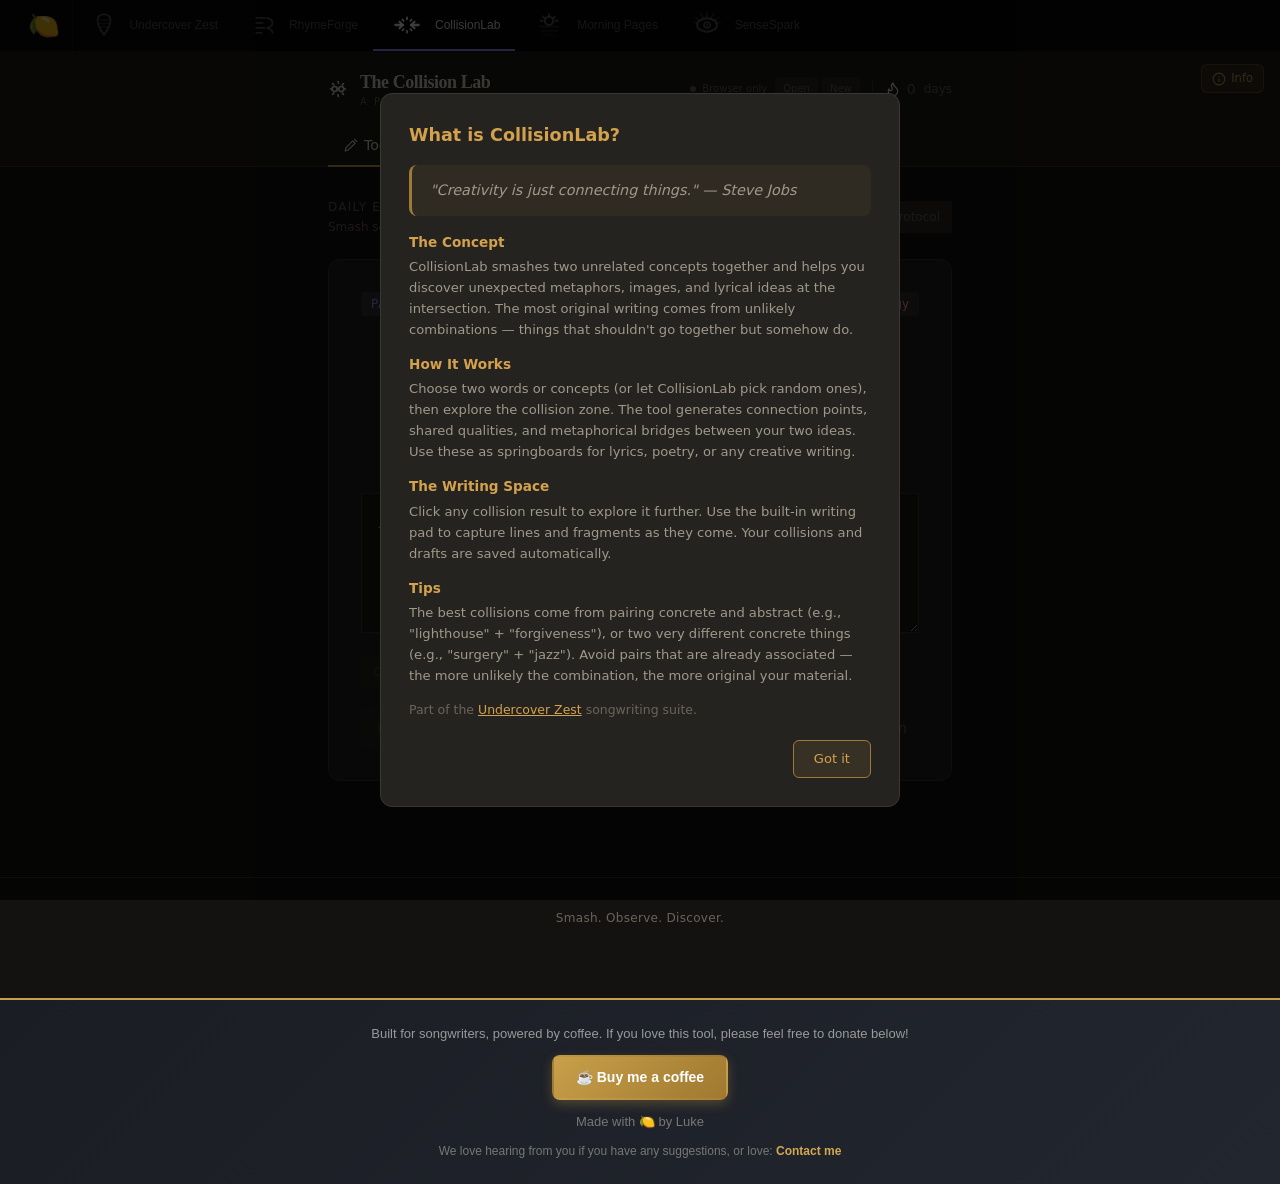
<file: collisionlab/index.html>
<!DOCTYPE html><html lang=en><style>*,:before,:after{box-sizing:border-box;border:0 solid #e5e7eb}:before,:after{--tw-content:""}html,:host{-webkit-text-size-adjust:100%;tab-size:4;font-feature-settings:normal;font-variation-settings:normal;-webkit-tap-highlight-color:transparent;font-family:ui-sans-serif,system-ui,sans-serif,Apple Color Emoji,Segoe UI Emoji,Segoe UI Symbol,Noto Color Emoji;line-height:1.5}body{line-height:inherit;margin:0}hr{height:0;color:inherit;border-top-width:1px}abbr:where([title]){text-decoration:underline dotted}h1,h2,h3,h4,h5,h6{font-size:inherit;font-weight:inherit}a{color:inherit;text-decoration:inherit}b,strong{font-weight:bolder}code,kbd,samp,pre{font-feature-settings:normal;font-variation-settings:normal;font-family:ui-monospace,SFMono-Regular,Menlo,Monaco,Consolas,Liberation Mono,Courier New,monospace;font-size:1em}small{font-size:80%}sub,sup{vertical-align:baseline;font-size:75%;line-height:0;position:relative}sub{bottom:-.25em}sup{top:-.5em}table{text-indent:0;border-color:inherit;border-collapse:collapse}button,input,optgroup,select,textarea{font-feature-settings:inherit;font-variation-settings:inherit;font-family:inherit;font-size:100%;font-weight:inherit;line-height:inherit;color:inherit;margin:0;padding:0}button,select{text-transform:none}button,[type=button],[type=reset],[type=submit]{-webkit-appearance:button;background-color:#0000;background-image:none}:-moz-focusring{outline:auto}:-moz-ui-invalid{box-shadow:none}progress{vertical-align:baseline}::-webkit-inner-spin-button{height:auto}::-webkit-outer-spin-button{height:auto}[type=search]{-webkit-appearance:textfield;outline-offset:-2px}::-webkit-search-decoration{-webkit-appearance:none}::-webkit-file-upload-button{-webkit-appearance:button;font:inherit}summary{display:list-item}blockquote,dl,dd,h1,h2,h3,h4,h5,h6,hr,figure,p,pre{margin:0}fieldset{margin:0;padding:0}legend{padding:0}ol,ul,menu{margin:0;padding:0;list-style:none}dialog{padding:0}textarea{resize:vertical}input::-moz-placeholder{opacity:1;color:#9ca3af}textarea::-moz-placeholder{opacity:1;color:#9ca3af}input::placeholder,textarea::placeholder{opacity:1;color:#9ca3af}button,[role=button]{cursor:pointer}:disabled{cursor:default}img,svg,video,canvas,audio,iframe,embed,object{vertical-align:middle;display:block}img,video{max-width:100%;height:auto}[hidden]{display:none}:root{--lab-bg:#141210;--lab-surface:#1e1c19;--lab-card:#252320;--lab-elevated:#2e2b27;--lab-border:#3a3631;--lab-border-light:#4a4540;--lab-text:#e8e0d4;--lab-text-secondary:#a09889;--lab-text-muted:#6b6359;--lab-amber:#d4a24c;--lab-amber-dim:#9e7a3a;--lab-amber-glow:#d4a24c26;--lab-violet:#a78bfa;--lab-teal:#5eead4;--lab-green:#6ee7b7;--lab-red:#fca5a5;--lab-writing-bg:#1a1815;--lab-writing-border:#3a3530}body{background-color:var(--lab-bg);color:var(--lab-text)}body:before{content:"";pointer-events:none;opacity:.03;z-index:0;background-image:url("data:image/svg+xml,%3Csvg viewBox='0 0 256 256' xmlns='http://www.w3.org/2000/svg'%3E%3Cfilter id='noise'%3E%3CfeTurbulence type='fractalNoise' baseFrequency='0.9' numOctaves='4' stitchTiles='stitch'/%3E%3C/filter%3E%3Crect width='100%25' height='100%25' filter='url(%23noise)'/%3E%3C/svg%3E");width:100%;height:100%;position:fixed;top:0;left:0}::-webkit-scrollbar{width:6px}::-webkit-scrollbar-track{background:var(--lab-bg)}::-webkit-scrollbar-thumb{background:var(--lab-border);border-radius:3px}::-webkit-scrollbar-thumb:hover{background:var(--lab-border-light)}*{scrollbar-width:thin;scrollbar-color:var(--lab-border) var(--lab-bg)}@keyframes pulse{0%,to{opacity:1}50%{opacity:.4}}*,:before,:after,::backdrop{--tw-border-spacing-x:0;--tw-border-spacing-y:0;--tw-translate-x:0;--tw-translate-y:0;--tw-rotate:0;--tw-skew-x:0;--tw-skew-y:0;--tw-scale-x:1;--tw-scale-y:1;--tw-pan-x: ;--tw-pan-y: ;--tw-pinch-zoom: ;--tw-scroll-snap-strictness:proximity;--tw-gradient-from-position: ;--tw-gradient-via-position: ;--tw-gradient-to-position: ;--tw-ordinal: ;--tw-slashed-zero: ;--tw-numeric-figure: ;--tw-numeric-spacing: ;--tw-numeric-fraction: ;--tw-ring-inset: ;--tw-ring-offset-width:0px;--tw-ring-offset-color:#fff;--tw-ring-color:#3b82f680;--tw-ring-offset-shadow:0 0 #0000;--tw-ring-shadow:0 0 #0000;--tw-shadow:0 0 #0000;--tw-shadow-colored:0 0 #0000;--tw-blur: ;--tw-brightness: ;--tw-contrast: ;--tw-grayscale: ;--tw-hue-rotate: ;--tw-invert: ;--tw-saturate: ;--tw-sepia: ;--tw-drop-shadow: ;--tw-backdrop-blur: ;--tw-backdrop-brightness: ;--tw-backdrop-contrast: ;--tw-backdrop-grayscale: ;--tw-backdrop-hue-rotate: ;--tw-backdrop-invert: ;--tw-backdrop-opacity: ;--tw-backdrop-saturate: ;--tw-backdrop-sepia: }.container{width:100%}@media (width>=640px){.container{max-width:640px}}@media (width>=768px){.container{max-width:768px}}@media (width>=1024px){.container{max-width:1024px}}@media (width>=1280px){.container{max-width:1280px}}@media (width>=1536px){.container{max-width:1536px}}.visible{visibility:visible}.invisible{visibility:hidden}.collapse{visibility:collapse}.static{position:static}.fixed{position:fixed}.absolute{position:absolute}.relative{position:relative}.sticky{position:sticky}.left-3{left:.75rem}.right-3{right:.75rem}.right-4{right:1rem}.top-1\/2{top:50%}.z-10{z-index:10}.z-50{z-index:50}.-mx-1{margin-left:-.25rem;margin-right:-.25rem}.mx-auto{margin-left:auto;margin-right:auto}.-mb-px{margin-bottom:-1px}.-mt-0{margin-top:0}.-mt-0\.5{margin-top:-.125rem}.mb-0{margin-bottom:0}.mb-0\.5{margin-bottom:.125rem}.mb-1{margin-bottom:.25rem}.mb-2{margin-bottom:.5rem}.mb-3{margin-bottom:.75rem}.mb-4{margin-bottom:1rem}.mb-6{margin-bottom:1.5rem}.mb-8{margin-bottom:2rem}.ml-0{margin-left:0}.ml-0\.5{margin-left:.125rem}.ml-6{margin-left:1.5rem}.ml-7{margin-left:1.75rem}.mt-0{margin-top:0}.mt-0\.5{margin-top:.125rem}.mt-1{margin-top:.25rem}.mt-1\.5{margin-top:.375rem}.mt-16{margin-top:4rem}.mt-2{margin-top:.5rem}.mt-2\.5{margin-top:.625rem}.mt-6{margin-top:1.5rem}.flex{display:flex}.table{display:table}.grid{display:grid}.contents{display:contents}.hidden{display:none}.h-1{height:.25rem}.h-1\.5{height:.375rem}.h-3{height:.75rem}.h-3\.5{height:.875rem}.h-4{height:1rem}.h-5{height:1.25rem}.h-8{height:2rem}.min-h-\[100px\]{min-height:100px}.min-h-\[140px\]{min-height:140px}.min-h-screen{min-height:100vh}.w-1{width:.25rem}.w-1\.5{width:.375rem}.w-3{width:.75rem}.w-3\.5{width:.875rem}.w-4{width:1rem}.w-5{width:1.25rem}.w-8{width:2rem}.w-full{width:100%}.w-px{width:1px}.min-w-0{min-width:0}.max-w-2xl{max-width:42rem}.max-w-6xl{max-width:72rem}.max-w-md{max-width:28rem}.max-w-xs{max-width:20rem}.flex-1{flex:1}.flex-shrink-0{flex-shrink:0}.-translate-y-1\/2{--tw-translate-y:-50%;transform:translate(var(--tw-translate-x), var(--tw-translate-y)) rotate(var(--tw-rotate)) skewX(var(--tw-skew-x)) skewY(var(--tw-skew-y)) scaleX(var(--tw-scale-x)) scaleY(var(--tw-scale-y))}.transform{transform:translate(var(--tw-translate-x), var(--tw-translate-y)) rotate(var(--tw-rotate)) skewX(var(--tw-skew-x)) skewY(var(--tw-skew-y)) scaleX(var(--tw-scale-x)) scaleY(var(--tw-scale-y))}.resize-none{resize:none}.resize-y{resize:vertical}.grid-cols-1{grid-template-columns:repeat(1,minmax(0,1fr))}.flex-col{flex-direction:column}.flex-wrap{flex-wrap:wrap}.items-start{align-items:flex-start}.items-center{align-items:center}.justify-end{justify-content:flex-end}.justify-center{justify-content:center}.justify-between{justify-content:space-between}.gap-1{gap:.25rem}.gap-1\.5{gap:.375rem}.gap-2{gap:.5rem}.gap-2\.5{gap:.625rem}.gap-3{gap:.75rem}.gap-4{gap:1rem}.gap-6{gap:1.5rem}.space-y-1>:not([hidden])~:not([hidden]){--tw-space-y-reverse:0;margin-top:calc(.25rem * calc(1 - var(--tw-space-y-reverse)));margin-bottom:calc(.25rem * var(--tw-space-y-reverse))}.space-y-1\.5>:not([hidden])~:not([hidden]){--tw-space-y-reverse:0;margin-top:calc(.375rem * calc(1 - var(--tw-space-y-reverse)));margin-bottom:calc(.375rem * var(--tw-space-y-reverse))}.space-y-2>:not([hidden])~:not([hidden]){--tw-space-y-reverse:0;margin-top:calc(.5rem * calc(1 - var(--tw-space-y-reverse)));margin-bottom:calc(.5rem * var(--tw-space-y-reverse))}.space-y-3>:not([hidden])~:not([hidden]){--tw-space-y-reverse:0;margin-top:calc(.75rem * calc(1 - var(--tw-space-y-reverse)));margin-bottom:calc(.75rem * var(--tw-space-y-reverse))}.space-y-4>:not([hidden])~:not([hidden]){--tw-space-y-reverse:0;margin-top:calc(1rem * calc(1 - var(--tw-space-y-reverse)));margin-bottom:calc(1rem * var(--tw-space-y-reverse))}.space-y-5>:not([hidden])~:not([hidden]){--tw-space-y-reverse:0;margin-top:calc(1.25rem * calc(1 - var(--tw-space-y-reverse)));margin-bottom:calc(1.25rem * var(--tw-space-y-reverse))}.space-y-6>:not([hidden])~:not([hidden]){--tw-space-y-reverse:0;margin-top:calc(1.5rem * calc(1 - var(--tw-space-y-reverse)));margin-bottom:calc(1.5rem * var(--tw-space-y-reverse))}.space-y-8>:not([hidden])~:not([hidden]){--tw-space-y-reverse:0;margin-top:calc(2rem * calc(1 - var(--tw-space-y-reverse)));margin-bottom:calc(2rem * var(--tw-space-y-reverse))}.overflow-hidden{overflow:hidden}.overflow-x-auto{overflow-x:auto}.whitespace-nowrap{white-space:nowrap}.whitespace-pre-wrap{white-space:pre-wrap}.rounded{border-radius:.25rem}.rounded-full{border-radius:9999px}.rounded-lg{border-radius:var(--radius)}.rounded-xl{border-radius:.75rem}.border{border-width:1px}.border-b{border-bottom-width:1px}.border-b-2{border-bottom-width:2px}.border-l-2{border-left-width:2px}.border-t{border-top-width:1px}.p-1{padding:.25rem}.p-2{padding:.5rem}.p-2\.5{padding:.625rem}.p-3{padding:.75rem}.p-4{padding:1rem}.p-5{padding:1.25rem}.p-6{padding:1.5rem}.p-8{padding:2rem}.px-1{padding-left:.25rem;padding-right:.25rem}.px-1\.5{padding-left:.375rem;padding-right:.375rem}.px-2{padding-left:.5rem;padding-right:.5rem}.px-2\.5{padding-left:.625rem;padding-right:.625rem}.px-3{padding-left:.75rem;padding-right:.75rem}.px-4{padding-left:1rem;padding-right:1rem}.px-5{padding-left:1.25rem;padding-right:1.25rem}.px-6{padding-left:1.5rem;padding-right:1.5rem}.py-0{padding-top:0;padding-bottom:0}.py-0\.5{padding-top:.125rem;padding-bottom:.125rem}.py-1{padding-top:.25rem;padding-bottom:.25rem}.py-1\.5{padding-top:.375rem;padding-bottom:.375rem}.py-16{padding-top:4rem;padding-bottom:4rem}.py-2{padding-top:.5rem;padding-bottom:.5rem}.py-2\.5{padding-top:.625rem;padding-bottom:.625rem}.py-3{padding-top:.75rem;padding-bottom:.75rem}.py-4{padding-top:1rem;padding-bottom:1rem}.py-8{padding-top:2rem;padding-bottom:2rem}.pb-1{padding-bottom:.25rem}.pb-3{padding-bottom:.75rem}.pb-4{padding-bottom:1rem}.pb-5{padding-bottom:1.25rem}.pb-6{padding-bottom:1.5rem}.pl-10{padding-left:2.5rem}.pl-2{padding-left:.5rem}.pl-3{padding-left:.75rem}.pl-5{padding-left:1.25rem}.pr-4{padding-right:1rem}.pt-1{padding-top:.25rem}.pt-4{padding-top:1rem}.pt-5{padding-top:1.25rem}.pt-6{padding-top:1.5rem}.text-left{text-align:left}.text-center{text-align:center}.text-right{text-align:right}.text-2xl{font-size:1.5rem;line-height:2rem}.text-\[10px\]{font-size:10px}.text-\[11px\]{font-size:11px}.text-base{font-size:1rem;line-height:1.5rem}.text-lg{font-size:1.125rem;line-height:1.75rem}.text-sm{font-size:.875rem;line-height:1.25rem}.text-xl{font-size:1.25rem;line-height:1.75rem}.text-xs{font-size:.75rem;line-height:1rem}.font-bold{font-weight:700}.font-medium{font-weight:500}.font-semibold{font-weight:600}.uppercase{text-transform:uppercase}.capitalize{text-transform:capitalize}.italic{font-style:italic}.tabular-nums{--tw-numeric-spacing:tabular-nums;font-variant-numeric:var(--tw-ordinal) var(--tw-slashed-zero) var(--tw-numeric-figure) var(--tw-numeric-spacing) var(--tw-numeric-fraction)}.leading-\[1\.8\]{line-height:1.8}.leading-relaxed{line-height:1.625}.tracking-\[0\.2em\]{letter-spacing:.2em}.tracking-tight{letter-spacing:-.025em}.tracking-wide{letter-spacing:.025em}.tracking-wider{letter-spacing:.05em}.tracking-widest{letter-spacing:.1em}.text-amber-500{--tw-text-opacity:1;color:rgb(245 158 11/var(--tw-text-opacity))}.opacity-40{opacity:.4}.opacity-50{opacity:.5}.opacity-60{opacity:.6}.shadow{--tw-shadow:0 1px 3px 0 #0000001a, 0 1px 2px -1px #0000001a;--tw-shadow-colored:0 1px 3px 0 var(--tw-shadow-color), 0 1px 2px -1px var(--tw-shadow-color);box-shadow:var(--tw-ring-offset-shadow,0 0 #0000), var(--tw-ring-shadow,0 0 #0000), var(--tw-shadow)}.shadow-lg{--tw-shadow:0 10px 15px -3px #0000001a, 0 4px 6px -4px #0000001a;--tw-shadow-colored:0 10px 15px -3px var(--tw-shadow-color), 0 4px 6px -4px var(--tw-shadow-color);box-shadow:var(--tw-ring-offset-shadow,0 0 #0000), var(--tw-ring-shadow,0 0 #0000), var(--tw-shadow)}.filter{filter:var(--tw-blur) var(--tw-brightness) var(--tw-contrast) var(--tw-grayscale) var(--tw-hue-rotate) var(--tw-invert) var(--tw-saturate) var(--tw-sepia) var(--tw-drop-shadow)}.backdrop-blur-sm{--tw-backdrop-blur:blur(4px);backdrop-filter:var(--tw-backdrop-blur) var(--tw-backdrop-brightness) var(--tw-backdrop-contrast) var(--tw-backdrop-grayscale) var(--tw-backdrop-hue-rotate) var(--tw-backdrop-invert) var(--tw-backdrop-opacity) var(--tw-backdrop-saturate) var(--tw-backdrop-sepia)}.transition{transition-property:color,background-color,border-color,text-decoration-color,fill,stroke,opacity,box-shadow,transform,filter,backdrop-filter;transition-duration:.15s;transition-timing-function:cubic-bezier(.4,0,.2,1)}.transition-all{transition-property:all;transition-duration:.15s;transition-timing-function:cubic-bezier(.4,0,.2,1)}.transition-colors{transition-property:color,background-color,border-color,text-decoration-color,fill,stroke;transition-duration:.15s;transition-timing-function:cubic-bezier(.4,0,.2,1)}.transition-opacity{transition-property:opacity;transition-duration:.15s;transition-timing-function:cubic-bezier(.4,0,.2,1)}@keyframes enter{0%{opacity:var(--tw-enter-opacity,1);transform:translate3d(var(--tw-enter-translate-x,0), var(--tw-enter-translate-y,0), 0) scale3d(var(--tw-enter-scale,1), var(--tw-enter-scale,1), var(--tw-enter-scale,1)) rotate(var(--tw-enter-rotate,0))}}@keyframes exit{to{opacity:var(--tw-exit-opacity,1);transform:translate3d(var(--tw-exit-translate-x,0), var(--tw-exit-translate-y,0), 0) scale3d(var(--tw-exit-scale,1), var(--tw-exit-scale,1), var(--tw-exit-scale,1)) rotate(var(--tw-exit-rotate,0))}}.running{animation-play-state:running}.hover\:opacity-100:hover{opacity:1}.hover\:opacity-80:hover{opacity:.8}.hover\:opacity-90:hover{opacity:.9}.focus\:outline-none:focus{outline-offset:2px;outline:2px solid #0000}.focus\:ring-1:focus{--tw-ring-offset-shadow:var(--tw-ring-inset) 0 0 0 var(--tw-ring-offset-width) var(--tw-ring-offset-color);--tw-ring-shadow:var(--tw-ring-inset) 0 0 0 calc(1px + var(--tw-ring-offset-width)) var(--tw-ring-color);box-shadow:var(--tw-ring-offset-shadow), var(--tw-ring-shadow), var(--tw-shadow,0 0 #0000)}.focus\:ring-2:focus{--tw-ring-offset-shadow:var(--tw-ring-inset) 0 0 0 var(--tw-ring-offset-width) var(--tw-ring-offset-color);--tw-ring-shadow:var(--tw-ring-inset) 0 0 0 calc(2px + var(--tw-ring-offset-width)) var(--tw-ring-color);box-shadow:var(--tw-ring-offset-shadow), var(--tw-ring-shadow), var(--tw-shadow,0 0 #0000)}.disabled\:cursor-not-allowed:disabled{cursor:not-allowed}.disabled\:opacity-30:disabled{opacity:.3}@media (width>=640px){.sm\:inline{display:inline}}@media (width>=1024px){.lg\:sticky{position:sticky}.lg\:top-28{top:7rem}.lg\:flex{display:flex}.lg\:max-h-\[calc\(100vh-8rem\)\]{max-height:calc(100vh - 8rem)}.lg\:min-h-0{min-height:0}.lg\:w-80{width:20rem}.lg\:flex-1{flex:1}.lg\:flex-row{flex-direction:row}.lg\:flex-col{flex-direction:column}.lg\:overflow-y-auto{overflow-y:auto}}@media (width>=1280px){.xl\:w-96{width:24rem}}</style><meta charset=UTF-8><head>
<meta charset="UTF-8">
<meta name="viewport" content="width=device-width, initial-scale=1.0">
<title>CollisionLab — Metaphor & Simile Builder for Songwriters</title>
<meta name="description" content="Generate unexpected metaphors and similes by smashing concepts together. A creative collision tool for songwriters and poets. Free, no sign-up required.">
<meta name="keywords" content="metaphor generator, simile builder, songwriting tool, creative writing, lyric writing, metaphor examples, poetry tool">
<meta property="og:title" content="CollisionLab — Metaphor & Simile Builder">
<meta property="og:description" content="Smash two ideas together and discover unexpected metaphors for your lyrics. A free creative tool for songwriters.">
<meta property="og:type" content="website">
<meta name="theme-color" content="#c8a04a">
<meta property="og:image" content="https://undercoverzest.app/lemon-logo.png">
<meta name="twitter:card" content="summary">
<meta name="twitter:title" content="CollisionLab — Metaphor & Simile Builder">
<meta name="twitter:description" content="Smash two ideas together and discover unexpected metaphors for your lyrics. Free tool for songwriters.">
<link rel="icon" href="data:image/svg+xml,<svg xmlns='http://www.w3.org/2000/svg' viewBox='0 0 100 100'><text y='.9em' font-size='90'>💥</text></svg>">
<style>.cl-info-overlay{position:fixed;inset:0;background:rgba(0,0,0,0.75);display:flex;align-items:center;justify-content:center;z-index:10000;padding:20px}.cl-info-modal{background:var(--lab-card,#252320);border:1px solid var(--lab-border,#3a3631);border-radius:12px;max-width:520px;width:100%;max-height:85vh;overflow-y:auto;padding:28px;color:var(--lab-text,#e8e0d4)}.cl-info-modal h3{font-size:1.1rem;font-weight:700;color:var(--lab-amber,#d4a24c);margin-bottom:16px}.cl-info-quote{font-style:italic;font-size:0.9rem;color:var(--lab-text-secondary,#a09889);padding:14px 18px;background:rgba(212,162,76,0.06);border-radius:8px;margin-bottom:16px;line-height:1.6;border-left:3px solid var(--lab-amber-dim,#9e7a3a)}.cl-info-section{margin-bottom:14px}.cl-info-section h4{font-size:0.85rem;font-weight:600;margin-bottom:4px;color:var(--lab-amber,#d4a24c)}.cl-info-section p{font-size:0.82rem;color:var(--lab-text-secondary,#a09889);line-height:1.6}.cl-info-actions{display:flex;justify-content:flex-end;margin-top:20px}.cl-info-actions button{padding:8px 20px;border-radius:6px;cursor:pointer;font-size:0.82rem;font-weight:500;border:1px solid var(--lab-amber-dim,#9e7a3a);background:rgba(212,162,76,0.1);color:var(--lab-amber,#d4a24c);transition:all 0.15s}.cl-info-actions button:hover{background:rgba(212,162,76,0.2);border-color:var(--lab-amber,#d4a24c)}.cl-info-btn{position:fixed;top:calc(var(--uz-rail-h,52px) + 12px);right:16px;z-index:100;background:rgba(212,162,76,0.1);border:1px solid rgba(212,162,76,0.3);border-radius:6px;padding:5px 10px;display:inline-flex;align-items:center;gap:5px;cursor:pointer;color:var(--lab-amber,#d4a24c);font-size:0.72rem;font-weight:500;transition:all 0.15s}.cl-info-btn:hover{border-color:var(--lab-amber,#d4a24c);background:rgba(212,162,76,0.18)}.cl-info-btn svg{width:14px;height:14px}@keyframes clFadeIn{from{opacity:0}to{opacity:1}}.cl-info-overlay{animation:clFadeIn 0.2s ease}</style>
</head>
<body>
    <div id="uz-static-intro" style="max-width:640px;margin:80px auto 40px;padding:0 24px;text-align:center;font-family:ui-sans-serif,system-ui,sans-serif;color:#e0e0e0;">
  <h1 style="font-size:1.8rem;font-weight:700;color:#c8a04a;margin-bottom:12px;">CollisionLab</h1>
  <p style="font-size:1.1rem;line-height:1.6;color:#bbb;margin-bottom:16px;">Smash two unexpected concepts together and see what metaphors emerge. CollisionLab is a free creative writing tool that helps songwriters and poets discover fresh imagery by forcing ideas to collide.</p>
  <p style="font-size:0.95rem;color:#888;">Part of the <a href="../homepage/" style="color:#c8a04a;text-decoration:underline;">Undercover Zest</a> songwriting suite.</p>
</div>
<div id=root></div>
<script>document.getElementById("uz-static-intro").style.display="none";</script>
    <script type="module">function e(e,t,n,r){Object.defineProperty(e,t,{get:n,set:r,enumerable:!0,configurable:!0})}var t=globalThis,n={},r={},a=t.parcelRequirea8a2;null==a&&((a=function(e){if(e in n)return n[e].exports;if(e in r){var t=r[e];delete r[e];var a={id:e,exports:{}};return n[e]=a,t.call(a.exports,a,a.exports),a.exports}var l=Error("Cannot find module '"+e+"'");throw l.code="MODULE_NOT_FOUND",l}).register=function(e,t){r[e]=t},t.parcelRequirea8a2=a);var l=a.register;l("j8mK4",function(t,n){e(t.exports,"Fragment",()=>r,e=>r=e),e(t.exports,"jsx",()=>a,e=>a=e),e(t.exports,"jsxs",()=>l,e=>l=e);var r,a,l,o=Symbol.for("react.transitional.element");function i(e,t,n){var r=null;if(void 0!==n&&(r=""+n),void 0!==t.key&&(r=""+t.key),"key"in t)for(var a in n={},t)"key"!==a&&(n[a]=t[a]);else n=t;return{$$typeof:o,type:e,key:r,ref:void 0!==(t=n.ref)?t:null,props:n}}r=Symbol.for("react.fragment"),a=i,l=i}),l("5iduw",function(t,n){e(t.exports,"Activity",()=>r,e=>r=e),e(t.exports,"Children",()=>a,e=>a=e),e(t.exports,"Component",()=>l,e=>l=e),e(t.exports,"Fragment",()=>o,e=>o=e),e(t.exports,"Profiler",()=>i,e=>i=e),e(t.exports,"PureComponent",()=>s,e=>s=e),e(t.exports,"StrictMode",()=>u,e=>u=e),e(t.exports,"Suspense",()=>c,e=>c=e),e(t.exports,"__CLIENT_INTERNALS_DO_NOT_USE_OR_WARN_USERS_THEY_CANNOT_UPGRADE",()=>d,e=>d=e),e(t.exports,"__COMPILER_RUNTIME",()=>f,e=>f=e),e(t.exports,"cache",()=>h,e=>h=e),e(t.exports,"cacheSignal",()=>p,e=>p=e),e(t.exports,"cloneElement",()=>m,e=>m=e),e(t.exports,"createContext",()=>g,e=>g=e),e(t.exports,"createElement",()=>y,e=>y=e),e(t.exports,"createRef",()=>b,e=>b=e),e(t.exports,"forwardRef",()=>v,e=>v=e),e(t.exports,"isValidElement",()=>x,e=>x=e),e(t.exports,"lazy",()=>w,e=>w=e),e(t.exports,"memo",()=>k,e=>k=e),e(t.exports,"startTransition",()=>S,e=>S=e),e(t.exports,"unstable_useCacheRefresh",()=>N,e=>N=e),e(t.exports,"use",()=>C,e=>C=e),e(t.exports,"useActionState",()=>E,e=>E=e),e(t.exports,"useCallback",()=>j,e=>j=e),e(t.exports,"useContext",()=>T,e=>T=e),e(t.exports,"useDebugValue",()=>z,e=>z=e),e(t.exports,"useDeferredValue",()=>P,e=>P=e),e(t.exports,"useEffect",()=>L,e=>L=e),e(t.exports,"useEffectEvent",()=>_,e=>_=e),e(t.exports,"useId",()=>O,e=>O=e),e(t.exports,"useImperativeHandle",()=>D,e=>D=e),e(t.exports,"useInsertionEffect",()=>M,e=>M=e),e(t.exports,"useLayoutEffect",()=>A,e=>A=e),e(t.exports,"useMemo",()=>I,e=>I=e),e(t.exports,"useOptimistic",()=>F,e=>F=e),e(t.exports,"useReducer",()=>W,e=>W=e),e(t.exports,"useRef",()=>R,e=>R=e),e(t.exports,"useState",()=>U,e=>U=e),e(t.exports,"useSyncExternalStore",()=>H,e=>H=e),e(t.exports,"useTransition",()=>B,e=>B=e),e(t.exports,"version",()=>$,e=>$=e);var r,a,l,o,i,s,u,c,d,f,h,p,m,g,y,b,v,x,w,k,S,N,C,E,j,T,z,P,L,_,O,D,M,A,I,F,W,R,U,H,B,$,V=Symbol.for("react.transitional.element"),q=Symbol.for("react.portal"),Q=Symbol.for("react.fragment"),G=Symbol.for("react.strict_mode"),K=Symbol.for("react.profiler"),Y=Symbol.for("react.consumer"),X=Symbol.for("react.context"),J=Symbol.for("react.forward_ref"),Z=Symbol.for("react.suspense"),ee=Symbol.for("react.memo"),et=Symbol.for("react.lazy"),en=Symbol.for("react.activity"),er=Symbol.iterator,ea={isMounted:function(){return!1},enqueueForceUpdate:function(){},enqueueReplaceState:function(){},enqueueSetState:function(){}},el=Object.assign,eo={};function ei(e,t,n){this.props=e,this.context=t,this.refs=eo,this.updater=n||ea}function es(){}function eu(e,t,n){this.props=e,this.context=t,this.refs=eo,this.updater=n||ea}ei.prototype.isReactComponent={},ei.prototype.setState=function(e,t){if("object"!=typeof e&&"function"!=typeof e&&null!=e)throw Error("takes an object of state variables to update or a function which returns an object of state variables.");this.updater.enqueueSetState(this,e,t,"setState")},ei.prototype.forceUpdate=function(e){this.updater.enqueueForceUpdate(this,e,"forceUpdate")},es.prototype=ei.prototype;var ec=eu.prototype=new es;ec.constructor=eu,el(ec,ei.prototype),ec.isPureReactComponent=!0;var ed=Array.isArray;function ef(){}var eh={H:null,A:null,T:null,S:null},ep=Object.prototype.hasOwnProperty;function em(e,t,n){var r=n.ref;return{$$typeof:V,type:e,key:t,ref:void 0!==r?r:null,props:n}}function eg(e){return"object"==typeof e&&null!==e&&e.$$typeof===V}var ey=/\/+/g;function eb(e,t){var n,r;return"object"==typeof e&&null!==e&&null!=e.key?(n=""+e.key,r={"=":"=0",":":"=2"},"$"+n.replace(/[=:]/g,function(e){return r[e]})):t.toString(36)}function ev(e,t,n){if(null==e)return e;var r=[],a=0;return!function e(t,n,r,a,l){var o,i,s,u=typeof t;("undefined"===u||"boolean"===u)&&(t=null);var c=!1;if(null===t)c=!0;else switch(u){case"bigint":case"string":case"number":c=!0;break;case"object":switch(t.$$typeof){case V:case q:c=!0;break;case et:return e((c=t._init)(t._payload),n,r,a,l)}}if(c)return l=l(t),c=""===a?"."+eb(t,0):a,ed(l)?(r="",null!=c&&(r=c.replace(ey,"$&/")+"/"),e(l,n,r,"",function(e){return e})):null!=l&&(eg(l)&&(o=l,i=r+(null==l.key||t&&t.key===l.key?"":(""+l.key).replace(ey,"$&/")+"/")+c,l=em(o.type,i,o.props)),n.push(l)),1;c=0;var d=""===a?".":a+":";if(ed(t))for(var f=0;f<t.length;f++)u=d+eb(a=t[f],f),c+=e(a,n,r,u,l);else if("function"==typeof(f=null===(s=t)||"object"!=typeof s?null:"function"==typeof(s=er&&s[er]||s["@@iterator"])?s:null))for(t=f.call(t),f=0;!(a=t.next()).done;)u=d+eb(a=a.value,f++),c+=e(a,n,r,u,l);else if("object"===u){if("function"==typeof t.then)return e(function(e){switch(e.status){case"fulfilled":return e.value;case"rejected":throw e.reason;default:switch("string"==typeof e.status?e.then(ef,ef):(e.status="pending",e.then(function(t){"pending"===e.status&&(e.status="fulfilled",e.value=t)},function(t){"pending"===e.status&&(e.status="rejected",e.reason=t)})),e.status){case"fulfilled":return e.value;case"rejected":throw e.reason}}throw e}(t),n,r,a,l);throw Error("Objects are not valid as a React child (found: "+("[object Object]"===(n=String(t))?"object with keys {"+Object.keys(t).join(", ")+"}":n)+"). If you meant to render a collection of children, use an array instead.")}return c}(e,r,"","",function(e){return t.call(n,e,a++)}),r}function ex(e){if(-1===e._status){var t=e._result;(t=t()).then(function(t){(0===e._status||-1===e._status)&&(e._status=1,e._result=t)},function(t){(0===e._status||-1===e._status)&&(e._status=2,e._result=t)}),-1===e._status&&(e._status=0,e._result=t)}if(1===e._status)return e._result.default;throw e._result}var ew="function"==typeof reportError?reportError:function(e){if("object"==typeof window&&"function"==typeof window.ErrorEvent){var t=new window.ErrorEvent("error",{bubbles:!0,cancelable:!0,message:"object"==typeof e&&null!==e&&"string"==typeof e.message?String(e.message):String(e),error:e});if(!window.dispatchEvent(t))return}console.error(e)};r=en,a={map:ev,forEach:function(e,t,n){ev(e,function(){t.apply(this,arguments)},n)},count:function(e){var t=0;return ev(e,function(){t++}),t},toArray:function(e){return ev(e,function(e){return e})||[]},only:function(e){if(!eg(e))throw Error("React.Children.only expected to receive a single React element child.");return e}},l=ei,o=Q,i=K,s=eu,u=G,c=Z,d=eh,f={__proto__:null,c:function(e){return eh.H.useMemoCache(e)}},h=function(e){return function(){return e.apply(null,arguments)}},p=function(){return null},m=function(e,t,n){if(null==e)throw Error("The argument must be a React element, but you passed "+e+".");var r=el({},e.props),a=e.key;if(null!=t)for(l in void 0!==t.key&&(a=""+t.key),t)ep.call(t,l)&&"key"!==l&&"__self"!==l&&"__source"!==l&&("ref"!==l||void 0!==t.ref)&&(r[l]=t[l]);var l=arguments.length-2;if(1===l)r.children=n;else if(1<l){for(var o=Array(l),i=0;i<l;i++)o[i]=arguments[i+2];r.children=o}return em(e.type,a,r)},g=function(e){return(e={$$typeof:X,_currentValue:e,_currentValue2:e,_threadCount:0,Provider:null,Consumer:null}).Provider=e,e.Consumer={$$typeof:Y,_context:e},e},y=function(e,t,n){var r,a={},l=null;if(null!=t)for(r in void 0!==t.key&&(l=""+t.key),t)ep.call(t,r)&&"key"!==r&&"__self"!==r&&"__source"!==r&&(a[r]=t[r]);var o=arguments.length-2;if(1===o)a.children=n;else if(1<o){for(var i=Array(o),s=0;s<o;s++)i[s]=arguments[s+2];a.children=i}if(e&&e.defaultProps)for(r in o=e.defaultProps)void 0===a[r]&&(a[r]=o[r]);return em(e,l,a)},b=function(){return{current:null}},v=function(e){return{$$typeof:J,render:e}},x=eg,w=function(e){return{$$typeof:et,_payload:{_status:-1,_result:e},_init:ex}},k=function(e,t){return{$$typeof:ee,type:e,compare:void 0===t?null:t}},S=function(e){var t=eh.T,n={};eh.T=n;try{var r=e(),a=eh.S;null!==a&&a(n,r),"object"==typeof r&&null!==r&&"function"==typeof r.then&&r.then(ef,ew)}catch(e){ew(e)}finally{null!==t&&null!==n.types&&(t.types=n.types),eh.T=t}},N=function(){return eh.H.useCacheRefresh()},C=function(e){return eh.H.use(e)},E=function(e,t,n){return eh.H.useActionState(e,t,n)},j=function(e,t){return eh.H.useCallback(e,t)},T=function(e){return eh.H.useContext(e)},z=function(){},P=function(e,t){return eh.H.useDeferredValue(e,t)},L=function(e,t){return eh.H.useEffect(e,t)},_=function(e){return eh.H.useEffectEvent(e)},O=function(){return eh.H.useId()},D=function(e,t,n){return eh.H.useImperativeHandle(e,t,n)},M=function(e,t){return eh.H.useInsertionEffect(e,t)},A=function(e,t){return eh.H.useLayoutEffect(e,t)},I=function(e,t){return eh.H.useMemo(e,t)},F=function(e,t){return eh.H.useOptimistic(e,t)},W=function(e,t,n){return eh.H.useReducer(e,t,n)},R=function(e){return eh.H.useRef(e)},U=function(e){return eh.H.useState(e)},H=function(e,t,n){return eh.H.useSyncExternalStore(e,t,n)},B=function(){return eh.H.useTransition()},$="19.2.4"}),l("DUEQU",function(t,n){e(t.exports,"createRoot",()=>tF,e=>tF=e),e(t.exports,"hydrateRoot",()=>tW,e=>tW=e),e(t.exports,"version",()=>tR,e=>tR=e);var r,l=a("aALGe"),o=a("2xBnP"),i=a("8cavo");function s(e){var t="https://react.dev/errors/"+e;if(1<arguments.length){t+="?args[]="+encodeURIComponent(arguments[1]);for(var n=2;n<arguments.length;n++)t+="&args[]="+encodeURIComponent(arguments[n])}return"Minified React error #"+e+"; visit "+t+" for the full message or use the non-minified dev environment for full errors and additional helpful warnings."}function u(e){return!(!e||1!==e.nodeType&&9!==e.nodeType&&11!==e.nodeType)}function c(e){var t=e,n=e;if(e.alternate)for(;t.return;)t=t.return;else{e=t;do 0!=(4098&(t=e).flags)&&(n=t.return),e=t.return;while(e)}return 3===t.tag?n:null}function d(e){if(13===e.tag){var t=e.memoizedState;if(null===t&&null!==(e=e.alternate)&&(t=e.memoizedState),null!==t)return t.dehydrated}return null}function f(e){if(31===e.tag){var t=e.memoizedState;if(null===t&&null!==(e=e.alternate)&&(t=e.memoizedState),null!==t)return t.dehydrated}return null}function h(e){if(c(e)!==e)throw Error(s(188))}var p=Object.assign,m=Symbol.for("react.element"),g=Symbol.for("react.transitional.element"),y=Symbol.for("react.portal"),b=Symbol.for("react.fragment"),v=Symbol.for("react.strict_mode"),x=Symbol.for("react.profiler"),w=Symbol.for("react.consumer"),k=Symbol.for("react.context"),S=Symbol.for("react.forward_ref"),N=Symbol.for("react.suspense"),C=Symbol.for("react.suspense_list"),E=Symbol.for("react.memo"),j=Symbol.for("react.lazy");Symbol.for("react.scope");var T=Symbol.for("react.activity");Symbol.for("react.legacy_hidden"),Symbol.for("react.tracing_marker");var z=Symbol.for("react.memo_cache_sentinel");Symbol.for("react.view_transition");var P=Symbol.iterator;function L(e){return null===e||"object"!=typeof e?null:"function"==typeof(e=P&&e[P]||e["@@iterator"])?e:null}var _=Symbol.for("react.client.reference"),O=Array.isArray,D=o.__CLIENT_INTERNALS_DO_NOT_USE_OR_WARN_USERS_THEY_CANNOT_UPGRADE,M=i.__DOM_INTERNALS_DO_NOT_USE_OR_WARN_USERS_THEY_CANNOT_UPGRADE,A={pending:!1,data:null,method:null,action:null},I=[],F=-1;function W(e){return{current:e}}function R(e){0>F||(e.current=I[F],I[F]=null,F--)}function U(e,t){I[++F]=e.current,e.current=t}var H=W(null),B=W(null),$=W(null),V=W(null);function q(e,t){switch(U($,t),U(B,e),U(H,null),t.nodeType){case 9:case 11:e=(e=t.documentElement)&&(e=e.namespaceURI)?uk(e):0;break;default:if(e=t.tagName,t=t.namespaceURI)e=uS(t=uk(t),e);else switch(e){case"svg":e=1;break;case"math":e=2;break;default:e=0}}R(H),U(H,e)}function Q(){R(H),R(B),R($)}function G(e){null!==e.memoizedState&&U(V,e);var t=H.current,n=uS(t,e.type);t!==n&&(U(B,e),U(H,n))}function K(e){B.current===e&&(R(H),R(B)),V.current===e&&(R(V),cl._currentValue=A)}function Y(e){if(void 0===tU)try{throw Error()}catch(e){var t=e.stack.trim().match(/\n( *(at )?)/);tU=t&&t[1]||"",tH=-1<e.stack.indexOf("\n    at")?" (<anonymous>)":-1<e.stack.indexOf("@")?"@unknown:0:0":""}return"\n"+tU+e+tH}var X=!1;function J(e,t){if(!e||X)return"";X=!0;var n=Error.prepareStackTrace;Error.prepareStackTrace=void 0;try{var r={DetermineComponentFrameRoot:function(){try{if(t){var n=function(){throw Error()};if(Object.defineProperty(n.prototype,"props",{set:function(){throw Error()}}),"object"==typeof Reflect&&Reflect.construct){try{Reflect.construct(n,[])}catch(e){var r=e}Reflect.construct(e,[],n)}else{try{n.call()}catch(e){r=e}e.call(n.prototype)}}else{try{throw Error()}catch(e){r=e}(n=e())&&"function"==typeof n.catch&&n.catch(function(){})}}catch(e){if(e&&r&&"string"==typeof e.stack)return[e.stack,r.stack]}return[null,null]}};r.DetermineComponentFrameRoot.displayName="DetermineComponentFrameRoot";var a=Object.getOwnPropertyDescriptor(r.DetermineComponentFrameRoot,"name");a&&a.configurable&&Object.defineProperty(r.DetermineComponentFrameRoot,"name",{value:"DetermineComponentFrameRoot"});var l=r.DetermineComponentFrameRoot(),o=l[0],i=l[1];if(o&&i){var s=o.split("\n"),u=i.split("\n");for(a=r=0;r<s.length&&!s[r].includes("DetermineComponentFrameRoot");)r++;for(;a<u.length&&!u[a].includes("DetermineComponentFrameRoot");)a++;if(r===s.length||a===u.length)for(r=s.length-1,a=u.length-1;1<=r&&0<=a&&s[r]!==u[a];)a--;for(;1<=r&&0<=a;r--,a--)if(s[r]!==u[a]){if(1!==r||1!==a)do if(r--,a--,0>a||s[r]!==u[a]){var c="\n"+s[r].replace(" at new "," at ");return e.displayName&&c.includes("<anonymous>")&&(c=c.replace("<anonymous>",e.displayName)),c}while(1<=r&&0<=a)break}}}finally{X=!1,Error.prepareStackTrace=n}return(n=e?e.displayName||e.name:"")?Y(n):""}function Z(e){try{var t="",n=null;do t+=function(e,t){switch(e.tag){case 26:case 27:case 5:return Y(e.type);case 16:return Y("Lazy");case 13:return e.child!==t&&null!==t?Y("Suspense Fallback"):Y("Suspense");case 19:return Y("SuspenseList");case 0:case 15:return J(e.type,!1);case 11:return J(e.type.render,!1);case 1:return J(e.type,!0);case 31:return Y("Activity");default:return""}}(e,n),n=e,e=e.return;while(e)return t}catch(e){return"\nError generating stack: "+e.message+"\n"+e.stack}}var ee=Object.prototype.hasOwnProperty,et=l.unstable_scheduleCallback,en=l.unstable_cancelCallback,er=l.unstable_shouldYield,ea=l.unstable_requestPaint,el=l.unstable_now,eo=l.unstable_getCurrentPriorityLevel,ei=l.unstable_ImmediatePriority,es=l.unstable_UserBlockingPriority,eu=l.unstable_NormalPriority,ec=l.unstable_LowPriority,ed=l.unstable_IdlePriority,ef=l.log,eh=l.unstable_setDisableYieldValue,ep=null,em=null;function eg(e){if("function"==typeof ef&&eh(e),em&&"function"==typeof em.setStrictMode)try{em.setStrictMode(ep,e)}catch(e){}}var ey=Math.clz32?Math.clz32:function(e){return 0==(e>>>=0)?32:31-(eb(e)/ev|0)|0},eb=Math.log,ev=Math.LN2,ex=256,ew=262144,ek=4194304;function eS(e){var t=42&e;if(0!==t)return t;switch(e&-e){case 1:return 1;case 2:return 2;case 4:return 4;case 8:return 8;case 16:return 16;case 32:return 32;case 64:return 64;case 128:return 128;case 256:case 512:case 1024:case 2048:case 4096:case 8192:case 16384:case 32768:case 65536:case 131072:return 261888&e;case 262144:case 524288:case 1048576:case 2097152:return 3932160&e;case 4194304:case 8388608:case 0x1000000:case 0x2000000:return 0x3c00000&e;case 0x4000000:return 0x4000000;case 0x8000000:return 0x8000000;case 0x10000000:return 0x10000000;case 0x20000000:return 0x20000000;case 0x40000000:return 0;default:return e}}function eN(e,t,n){var r=e.pendingLanes;if(0===r)return 0;var a=0,l=e.suspendedLanes,o=e.pingedLanes;e=e.warmLanes;var i=0x7ffffff&r;return 0!==i?0!=(r=i&~l)?a=eS(r):0!=(o&=i)?a=eS(o):n||0!=(n=i&~e)&&(a=eS(n)):0!=(i=r&~l)?a=eS(i):0!==o?a=eS(o):n||0!=(n=r&~e)&&(a=eS(n)),0===a?0:0!==t&&t!==a&&0==(t&l)&&((l=a&-a)>=(n=t&-t)||32===l&&0!=(4194048&n))?t:a}function eC(e,t){return 0==(e.pendingLanes&~(e.suspendedLanes&~e.pingedLanes)&t)}function eE(){var e=ek;return 0==(0x3c00000&(ek<<=1))&&(ek=4194304),e}function ej(e){for(var t=[],n=0;31>n;n++)t.push(e);return t}function eT(e,t){e.pendingLanes|=t,0x10000000!==t&&(e.suspendedLanes=0,e.pingedLanes=0,e.warmLanes=0)}function ez(e,t,n){e.pendingLanes|=t,e.suspendedLanes&=~t;var r=31-ey(t);e.entangledLanes|=t,e.entanglements[r]=0x40000000|e.entanglements[r]|261930&n}function eP(e,t){var n=e.entangledLanes|=t;for(e=e.entanglements;n;){var r=31-ey(n),a=1<<r;a&t|e[r]&t&&(e[r]|=t),n&=~a}}function eL(e,t){var n=t&-t;return 0!=((n=0!=(42&n)?1:e_(n))&(e.suspendedLanes|t))?0:n}function e_(e){switch(e){case 2:e=1;break;case 8:e=4;break;case 32:e=16;break;case 256:case 512:case 1024:case 2048:case 4096:case 8192:case 16384:case 32768:case 65536:case 131072:case 262144:case 524288:case 1048576:case 2097152:case 4194304:case 8388608:case 0x1000000:case 0x2000000:e=128;break;case 0x10000000:e=0x8000000;break;default:e=0}return e}function eO(e){return 2<(e&=-e)?8<e?0!=(0x7ffffff&e)?32:0x10000000:8:2}function eD(){var e=M.p;return 0!==e?e:void 0===(e=window.event)?32:cx(e.type)}function eM(e,t){var n=M.p;try{return M.p=e,t()}finally{M.p=n}}var eA=Math.random().toString(36).slice(2),eI="__reactFiber$"+eA,eF="__reactProps$"+eA,eW="__reactContainer$"+eA,eR="__reactEvents$"+eA,eU="__reactListeners$"+eA,eH="__reactHandles$"+eA,eB="__reactResources$"+eA,e$="__reactMarker$"+eA;function eV(e){delete e[eI],delete e[eF],delete e[eR],delete e[eU],delete e[eH]}function eq(e){var t=e[eI];if(t)return t;for(var n=e.parentNode;n;){if(t=n[eW]||n[eI]){if(n=t.alternate,null!==t.child||null!==n&&null!==n.child)for(e=uU(e);null!==e;){if(n=e[eI])return n;e=uU(e)}return t}n=(e=n).parentNode}return null}function eQ(e){if(e=e[eI]||e[eW]){var t=e.tag;if(5===t||6===t||13===t||31===t||26===t||27===t||3===t)return e}return null}function eG(e){var t=e.tag;if(5===t||26===t||27===t||6===t)return e.stateNode;throw Error(s(33))}function eK(e){var t=e[eB];return t||(t=e[eB]={hoistableStyles:new Map,hoistableScripts:new Map}),t}function eY(e){e[e$]=!0}var eX=new Set,eJ={};function eZ(e,t){e0(e,t),e0(e+"Capture",t)}function e0(e,t){for(eJ[e]=t,e=0;e<t.length;e++)eX.add(t[e])}var e1=RegExp("^[:A-Z_a-z\\u00C0-\\u00D6\\u00D8-\\u00F6\\u00F8-\\u02FF\\u0370-\\u037D\\u037F-\\u1FFF\\u200C-\\u200D\\u2070-\\u218F\\u2C00-\\u2FEF\\u3001-\\uD7FF\\uF900-\\uFDCF\\uFDF0-\\uFFFD][:A-Z_a-z\\u00C0-\\u00D6\\u00D8-\\u00F6\\u00F8-\\u02FF\\u0370-\\u037D\\u037F-\\u1FFF\\u200C-\\u200D\\u2070-\\u218F\\u2C00-\\u2FEF\\u3001-\\uD7FF\\uF900-\\uFDCF\\uFDF0-\\uFFFD\\-.0-9\\u00B7\\u0300-\\u036F\\u203F-\\u2040]*$"),e2={},e3={};function e4(e,t,n){if(ee.call(e3,t)||!ee.call(e2,t)&&(e1.test(t)?e3[t]=!0:(e2[t]=!0,!1)))if(null===n)e.removeAttribute(t);else{switch(typeof n){case"undefined":case"function":case"symbol":e.removeAttribute(t);return;case"boolean":var r=t.toLowerCase().slice(0,5);if("data-"!==r&&"aria-"!==r)return void e.removeAttribute(t)}e.setAttribute(t,""+n)}}function e5(e,t,n){if(null===n)e.removeAttribute(t);else{switch(typeof n){case"undefined":case"function":case"symbol":case"boolean":e.removeAttribute(t);return}e.setAttribute(t,""+n)}}function e6(e,t,n,r){if(null===r)e.removeAttribute(n);else{switch(typeof r){case"undefined":case"function":case"symbol":case"boolean":e.removeAttribute(n);return}e.setAttributeNS(t,n,""+r)}}function e8(e){switch(typeof e){case"bigint":case"boolean":case"number":case"string":case"undefined":case"object":return e;default:return""}}function e9(e){var t=e.type;return(e=e.nodeName)&&"input"===e.toLowerCase()&&("checkbox"===t||"radio"===t)}function e7(e){if(!e._valueTracker){var t=e9(e)?"checked":"value";e._valueTracker=function(e,t,n){var r=Object.getOwnPropertyDescriptor(e.constructor.prototype,t);if(!e.hasOwnProperty(t)&&void 0!==r&&"function"==typeof r.get&&"function"==typeof r.set){var a=r.get,l=r.set;return Object.defineProperty(e,t,{configurable:!0,get:function(){return a.call(this)},set:function(e){n=""+e,l.call(this,e)}}),Object.defineProperty(e,t,{enumerable:r.enumerable}),{getValue:function(){return n},setValue:function(e){n=""+e},stopTracking:function(){e._valueTracker=null,delete e[t]}}}}(e,t,""+e[t])}}function te(e){if(!e)return!1;var t=e._valueTracker;if(!t)return!0;var n=t.getValue(),r="";return e&&(r=e9(e)?e.checked?"true":"false":e.value),(e=r)!==n&&(t.setValue(e),!0)}function tt(e){if(void 0===(e=e||("u">typeof document?document:void 0)))return null;try{return e.activeElement||e.body}catch(t){return e.body}}var tn=/[\n"\\]/g;function tr(e){return e.replace(tn,function(e){return"\\"+e.charCodeAt(0).toString(16)+" "})}function ta(e,t,n,r,a,l,o,i){e.name="",null!=o&&"function"!=typeof o&&"symbol"!=typeof o&&"boolean"!=typeof o?e.type=o:e.removeAttribute("type"),null!=t?"number"===o?(0===t&&""===e.value||e.value!=t)&&(e.value=""+e8(t)):e.value!==""+e8(t)&&(e.value=""+e8(t)):"submit"!==o&&"reset"!==o||e.removeAttribute("value"),null!=t?to(e,o,e8(t)):null!=n?to(e,o,e8(n)):null!=r&&e.removeAttribute("value"),null==a&&null!=l&&(e.defaultChecked=!!l),null!=a&&(e.checked=a&&"function"!=typeof a&&"symbol"!=typeof a),null!=i&&"function"!=typeof i&&"symbol"!=typeof i&&"boolean"!=typeof i?e.name=""+e8(i):e.removeAttribute("name")}function tl(e,t,n,r,a,l,o,i){if(null!=l&&"function"!=typeof l&&"symbol"!=typeof l&&"boolean"!=typeof l&&(e.type=l),null!=t||null!=n){if(("submit"===l||"reset"===l)&&null==t)return void e7(e);n=null!=n?""+e8(n):"",t=null!=t?""+e8(t):n,i||t===e.value||(e.value=t),e.defaultValue=t}r="function"!=typeof(r=null!=r?r:a)&&"symbol"!=typeof r&&!!r,e.checked=i?e.checked:!!r,e.defaultChecked=!!r,null!=o&&"function"!=typeof o&&"symbol"!=typeof o&&"boolean"!=typeof o&&(e.name=o),e7(e)}function to(e,t,n){"number"===t&&tt(e.ownerDocument)===e||e.defaultValue===""+n||(e.defaultValue=""+n)}function ti(e,t,n,r){if(e=e.options,t){t={};for(var a=0;a<n.length;a++)t["$"+n[a]]=!0;for(n=0;n<e.length;n++)a=t.hasOwnProperty("$"+e[n].value),e[n].selected!==a&&(e[n].selected=a),a&&r&&(e[n].defaultSelected=!0)}else{for(a=0,n=""+e8(n),t=null;a<e.length;a++){if(e[a].value===n){e[a].selected=!0,r&&(e[a].defaultSelected=!0);return}null!==t||e[a].disabled||(t=e[a])}null!==t&&(t.selected=!0)}}function ts(e,t,n){if(null!=t&&((t=""+e8(t))!==e.value&&(e.value=t),null==n)){e.defaultValue!==t&&(e.defaultValue=t);return}e.defaultValue=null!=n?""+e8(n):""}function tu(e,t,n,r){if(null==t){if(null!=r){if(null!=n)throw Error(s(92));if(O(r)){if(1<r.length)throw Error(s(93));r=r[0]}n=r}null==n&&(n=""),t=n}e.defaultValue=n=e8(t),(r=e.textContent)===n&&""!==r&&null!==r&&(e.value=r),e7(e)}function tc(e,t){if(t){var n=e.firstChild;if(n&&n===e.lastChild&&3===n.nodeType){n.nodeValue=t;return}}e.textContent=t}var td=new Set("animationIterationCount aspectRatio borderImageOutset borderImageSlice borderImageWidth boxFlex boxFlexGroup boxOrdinalGroup columnCount columns flex flexGrow flexPositive flexShrink flexNegative flexOrder gridArea gridRow gridRowEnd gridRowSpan gridRowStart gridColumn gridColumnEnd gridColumnSpan gridColumnStart fontWeight lineClamp lineHeight opacity order orphans scale tabSize widows zIndex zoom fillOpacity floodOpacity stopOpacity strokeDasharray strokeDashoffset strokeMiterlimit strokeOpacity strokeWidth MozAnimationIterationCount MozBoxFlex MozBoxFlexGroup MozLineClamp msAnimationIterationCount msFlex msZoom msFlexGrow msFlexNegative msFlexOrder msFlexPositive msFlexShrink msGridColumn msGridColumnSpan msGridRow msGridRowSpan WebkitAnimationIterationCount WebkitBoxFlex WebKitBoxFlexGroup WebkitBoxOrdinalGroup WebkitColumnCount WebkitColumns WebkitFlex WebkitFlexGrow WebkitFlexPositive WebkitFlexShrink WebkitLineClamp".split(" "));function tf(e,t,n){var r=0===t.indexOf("--");null==n||"boolean"==typeof n||""===n?r?e.setProperty(t,""):"float"===t?e.cssFloat="":e[t]="":r?e.setProperty(t,n):"number"!=typeof n||0===n||td.has(t)?"float"===t?e.cssFloat=n:e[t]=(""+n).trim():e[t]=n+"px"}function th(e,t,n){if(null!=t&&"object"!=typeof t)throw Error(s(62));if(e=e.style,null!=n){for(var r in n)!n.hasOwnProperty(r)||null!=t&&t.hasOwnProperty(r)||(0===r.indexOf("--")?e.setProperty(r,""):"float"===r?e.cssFloat="":e[r]="");for(var a in t)r=t[a],t.hasOwnProperty(a)&&n[a]!==r&&tf(e,a,r)}else for(var l in t)t.hasOwnProperty(l)&&tf(e,l,t[l])}function tp(e){if(-1===e.indexOf("-"))return!1;switch(e){case"annotation-xml":case"color-profile":case"font-face":case"font-face-src":case"font-face-uri":case"font-face-format":case"font-face-name":case"missing-glyph":return!1;default:return!0}}var tm=new Map([["acceptCharset","accept-charset"],["htmlFor","for"],["httpEquiv","http-equiv"],["crossOrigin","crossorigin"],["accentHeight","accent-height"],["alignmentBaseline","alignment-baseline"],["arabicForm","arabic-form"],["baselineShift","baseline-shift"],["capHeight","cap-height"],["clipPath","clip-path"],["clipRule","clip-rule"],["colorInterpolation","color-interpolation"],["colorInterpolationFilters","color-interpolation-filters"],["colorProfile","color-profile"],["colorRendering","color-rendering"],["dominantBaseline","dominant-baseline"],["enableBackground","enable-background"],["fillOpacity","fill-opacity"],["fillRule","fill-rule"],["floodColor","flood-color"],["floodOpacity","flood-opacity"],["fontFamily","font-family"],["fontSize","font-size"],["fontSizeAdjust","font-size-adjust"],["fontStretch","font-stretch"],["fontStyle","font-style"],["fontVariant","font-variant"],["fontWeight","font-weight"],["glyphName","glyph-name"],["glyphOrientationHorizontal","glyph-orientation-horizontal"],["glyphOrientationVertical","glyph-orientation-vertical"],["horizAdvX","horiz-adv-x"],["horizOriginX","horiz-origin-x"],["imageRendering","image-rendering"],["letterSpacing","letter-spacing"],["lightingColor","lighting-color"],["markerEnd","marker-end"],["markerMid","marker-mid"],["markerStart","marker-start"],["overlinePosition","overline-position"],["overlineThickness","overline-thickness"],["paintOrder","paint-order"],["panose-1","panose-1"],["pointerEvents","pointer-events"],["renderingIntent","rendering-intent"],["shapeRendering","shape-rendering"],["stopColor","stop-color"],["stopOpacity","stop-opacity"],["strikethroughPosition","strikethrough-position"],["strikethroughThickness","strikethrough-thickness"],["strokeDasharray","stroke-dasharray"],["strokeDashoffset","stroke-dashoffset"],["strokeLinecap","stroke-linecap"],["strokeLinejoin","stroke-linejoin"],["strokeMiterlimit","stroke-miterlimit"],["strokeOpacity","stroke-opacity"],["strokeWidth","stroke-width"],["textAnchor","text-anchor"],["textDecoration","text-decoration"],["textRendering","text-rendering"],["transformOrigin","transform-origin"],["underlinePosition","underline-position"],["underlineThickness","underline-thickness"],["unicodeBidi","unicode-bidi"],["unicodeRange","unicode-range"],["unitsPerEm","units-per-em"],["vAlphabetic","v-alphabetic"],["vHanging","v-hanging"],["vIdeographic","v-ideographic"],["vMathematical","v-mathematical"],["vectorEffect","vector-effect"],["vertAdvY","vert-adv-y"],["vertOriginX","vert-origin-x"],["vertOriginY","vert-origin-y"],["wordSpacing","word-spacing"],["writingMode","writing-mode"],["xmlnsXlink","xmlns:xlink"],["xHeight","x-height"]]),tg=/^[\u0000-\u001F ]*j[\r\n\t]*a[\r\n\t]*v[\r\n\t]*a[\r\n\t]*s[\r\n\t]*c[\r\n\t]*r[\r\n\t]*i[\r\n\t]*p[\r\n\t]*t[\r\n\t]*:/i;function ty(e){return tg.test(""+e)?"javascript:throw new Error('React has blocked a javascript: URL as a security precaution.')":e}function tb(){}var tv=null;function tx(e){return(e=e.target||e.srcElement||window).correspondingUseElement&&(e=e.correspondingUseElement),3===e.nodeType?e.parentNode:e}var tw=null,tk=null;function tS(e){var t=eQ(e);if(t&&(e=t.stateNode)){var n=e[eF]||null;switch(e=t.stateNode,t.type){case"input":if(ta(e,n.value,n.defaultValue,n.defaultValue,n.checked,n.defaultChecked,n.type,n.name),t=n.name,"radio"===n.type&&null!=t){for(n=e;n.parentNode;)n=n.parentNode;for(n=n.querySelectorAll('input[name="'+tr(""+t)+'"][type="radio"]'),t=0;t<n.length;t++){var r=n[t];if(r!==e&&r.form===e.form){var a=r[eF]||null;if(!a)throw Error(s(90));ta(r,a.value,a.defaultValue,a.defaultValue,a.checked,a.defaultChecked,a.type,a.name)}}for(t=0;t<n.length;t++)(r=n[t]).form===e.form&&te(r)}break;case"textarea":ts(e,n.value,n.defaultValue);break;case"select":null!=(t=n.value)&&ti(e,!!n.multiple,t,!1)}}}var tN=!1;function tC(e,t,n){if(tN)return e(t,n);tN=!0;try{return e(t)}finally{if(tN=!1,(null!==tw||null!==tk)&&(sg(),tw&&(t=tw,e=tk,tk=tw=null,tS(t),e)))for(t=0;t<e.length;t++)tS(e[t])}}function tE(e,t){var n=e.stateNode;if(null===n)return null;var r=n[eF]||null;if(null===r)return null;switch(n=r[t],t){case"onClick":case"onClickCapture":case"onDoubleClick":case"onDoubleClickCapture":case"onMouseDown":case"onMouseDownCapture":case"onMouseMove":case"onMouseMoveCapture":case"onMouseUp":case"onMouseUpCapture":case"onMouseEnter":(r=!r.disabled)||(r="button"!==(e=e.type)&&"input"!==e&&"select"!==e&&"textarea"!==e),e=!r;break;default:e=!1}if(e)return null;if(n&&"function"!=typeof n)throw Error(s(231,t,typeof n));return n}var tj="u">typeof window&&void 0!==window.document&&void 0!==window.document.createElement,tT=!1;if(tj)try{var tz={};Object.defineProperty(tz,"passive",{get:function(){tT=!0}}),window.addEventListener("test",tz,tz),window.removeEventListener("test",tz,tz)}catch(e){tT=!1}var tP=null,tL=null,t_=null;function tO(){if(t_)return t_;var e,t,n=tL,r=n.length,a="value"in tP?tP.value:tP.textContent,l=a.length;for(e=0;e<r&&n[e]===a[e];e++);var o=r-e;for(t=1;t<=o&&n[r-t]===a[l-t];t++);return t_=a.slice(e,1<t?1-t:void 0)}function tD(e){var t=e.keyCode;return"charCode"in e?0===(e=e.charCode)&&13===t&&(e=13):e=t,10===e&&(e=13),32<=e||13===e?e:0}function tM(){return!0}function tA(){return!1}function tI(e){function t(t,n,r,a,l){for(var o in this._reactName=t,this._targetInst=r,this.type=n,this.nativeEvent=a,this.target=l,this.currentTarget=null,e)e.hasOwnProperty(o)&&(t=e[o],this[o]=t?t(a):a[o]);return this.isDefaultPrevented=(null!=a.defaultPrevented?a.defaultPrevented:!1===a.returnValue)?tM:tA,this.isPropagationStopped=tA,this}return p(t.prototype,{preventDefault:function(){this.defaultPrevented=!0;var e=this.nativeEvent;e&&(e.preventDefault?e.preventDefault():"unknown"!=typeof e.returnValue&&(e.returnValue=!1),this.isDefaultPrevented=tM)},stopPropagation:function(){var e=this.nativeEvent;e&&(e.stopPropagation?e.stopPropagation():"unknown"!=typeof e.cancelBubble&&(e.cancelBubble=!0),this.isPropagationStopped=tM)},persist:function(){},isPersistent:tM}),t}var tF,tW,tR,tU,tH,tB,t$,tV,tq={eventPhase:0,bubbles:0,cancelable:0,timeStamp:function(e){return e.timeStamp||Date.now()},defaultPrevented:0,isTrusted:0},tQ=tI(tq),tG=p({},tq,{view:0,detail:0}),tK=tI(tG),tY=p({},tG,{screenX:0,screenY:0,clientX:0,clientY:0,pageX:0,pageY:0,ctrlKey:0,shiftKey:0,altKey:0,metaKey:0,getModifierState:t8,button:0,buttons:0,relatedTarget:function(e){return void 0===e.relatedTarget?e.fromElement===e.srcElement?e.toElement:e.fromElement:e.relatedTarget},movementX:function(e){return"movementX"in e?e.movementX:(e!==tV&&(tV&&"mousemove"===e.type?(tB=e.screenX-tV.screenX,t$=e.screenY-tV.screenY):t$=tB=0,tV=e),tB)},movementY:function(e){return"movementY"in e?e.movementY:t$}}),tX=tI(tY),tJ=tI(p({},tY,{dataTransfer:0})),tZ=tI(p({},tG,{relatedTarget:0})),t0=tI(p({},tq,{animationName:0,elapsedTime:0,pseudoElement:0})),t1=tI(p({},tq,{clipboardData:function(e){return"clipboardData"in e?e.clipboardData:window.clipboardData}})),t2=tI(p({},tq,{data:0})),t3={Esc:"Escape",Spacebar:" ",Left:"ArrowLeft",Up:"ArrowUp",Right:"ArrowRight",Down:"ArrowDown",Del:"Delete",Win:"OS",Menu:"ContextMenu",Apps:"ContextMenu",Scroll:"ScrollLock",MozPrintableKey:"Unidentified"},t4={8:"Backspace",9:"Tab",12:"Clear",13:"Enter",16:"Shift",17:"Control",18:"Alt",19:"Pause",20:"CapsLock",27:"Escape",32:" ",33:"PageUp",34:"PageDown",35:"End",36:"Home",37:"ArrowLeft",38:"ArrowUp",39:"ArrowRight",40:"ArrowDown",45:"Insert",46:"Delete",112:"F1",113:"F2",114:"F3",115:"F4",116:"F5",117:"F6",118:"F7",119:"F8",120:"F9",121:"F10",122:"F11",123:"F12",144:"NumLock",145:"ScrollLock",224:"Meta"},t5={Alt:"altKey",Control:"ctrlKey",Meta:"metaKey",Shift:"shiftKey"};function t6(e){var t=this.nativeEvent;return t.getModifierState?t.getModifierState(e):!!(e=t5[e])&&!!t[e]}function t8(){return t6}var t9=tI(p({},tG,{key:function(e){if(e.key){var t=t3[e.key]||e.key;if("Unidentified"!==t)return t}return"keypress"===e.type?13===(e=tD(e))?"Enter":String.fromCharCode(e):"keydown"===e.type||"keyup"===e.type?t4[e.keyCode]||"Unidentified":""},code:0,location:0,ctrlKey:0,shiftKey:0,altKey:0,metaKey:0,repeat:0,locale:0,getModifierState:t8,charCode:function(e){return"keypress"===e.type?tD(e):0},keyCode:function(e){return"keydown"===e.type||"keyup"===e.type?e.keyCode:0},which:function(e){return"keypress"===e.type?tD(e):"keydown"===e.type||"keyup"===e.type?e.keyCode:0}})),t7=tI(p({},tY,{pointerId:0,width:0,height:0,pressure:0,tangentialPressure:0,tiltX:0,tiltY:0,twist:0,pointerType:0,isPrimary:0})),ne=tI(p({},tG,{touches:0,targetTouches:0,changedTouches:0,altKey:0,metaKey:0,ctrlKey:0,shiftKey:0,getModifierState:t8})),nt=tI(p({},tq,{propertyName:0,elapsedTime:0,pseudoElement:0})),nn=tI(p({},tY,{deltaX:function(e){return"deltaX"in e?e.deltaX:"wheelDeltaX"in e?-e.wheelDeltaX:0},deltaY:function(e){return"deltaY"in e?e.deltaY:"wheelDeltaY"in e?-e.wheelDeltaY:"wheelDelta"in e?-e.wheelDelta:0},deltaZ:0,deltaMode:0})),nr=tI(p({},tq,{newState:0,oldState:0})),na=[9,13,27,32],nl=tj&&"CompositionEvent"in window,no=null;tj&&"documentMode"in document&&(no=document.documentMode);var ni=tj&&"TextEvent"in window&&!no,ns=tj&&(!nl||no&&8<no&&11>=no),nu=!1;function nc(e,t){switch(e){case"keyup":return -1!==na.indexOf(t.keyCode);case"keydown":return 229!==t.keyCode;case"keypress":case"mousedown":case"focusout":return!0;default:return!1}}function nd(e){return"object"==typeof(e=e.detail)&&"data"in e?e.data:null}var nf=!1,nh={color:!0,date:!0,datetime:!0,"datetime-local":!0,email:!0,month:!0,number:!0,password:!0,range:!0,search:!0,tel:!0,text:!0,time:!0,url:!0,week:!0};function np(e){var t=e&&e.nodeName&&e.nodeName.toLowerCase();return"input"===t?!!nh[e.type]:"textarea"===t}function nm(e,t,n,r){tw?tk?tk.push(r):tk=[r]:tw=r,0<(t=us(t,"onChange")).length&&(n=new tQ("onChange","change",null,n,r),e.push({event:n,listeners:t}))}var ng=null,ny=null;function nb(e){ue(e,0)}function nv(e){if(te(eG(e)))return e}function nx(e,t){if("change"===e)return t}var nw=!1;if(tj){if(tj){var nk="oninput"in document;if(!nk){var nS=document.createElement("div");nS.setAttribute("oninput","return;"),nk="function"==typeof nS.oninput}r=nk}else r=!1;nw=r&&(!document.documentMode||9<document.documentMode)}function nN(){ng&&(ng.detachEvent("onpropertychange",nC),ny=ng=null)}function nC(e){if("value"===e.propertyName&&nv(ny)){var t=[];nm(t,ny,e,tx(e)),tC(nb,t)}}function nE(e,t,n){"focusin"===e?(nN(),ng=t,ny=n,ng.attachEvent("onpropertychange",nC)):"focusout"===e&&nN()}function nj(e){if("selectionchange"===e||"keyup"===e||"keydown"===e)return nv(ny)}function nT(e,t){if("click"===e)return nv(t)}function nz(e,t){if("input"===e||"change"===e)return nv(t)}var nP="function"==typeof Object.is?Object.is:function(e,t){return e===t&&(0!==e||1/e==1/t)||e!=e&&t!=t};function nL(e,t){if(nP(e,t))return!0;if("object"!=typeof e||null===e||"object"!=typeof t||null===t)return!1;var n=Object.keys(e),r=Object.keys(t);if(n.length!==r.length)return!1;for(r=0;r<n.length;r++){var a=n[r];if(!ee.call(t,a)||!nP(e[a],t[a]))return!1}return!0}function n_(e){for(;e&&e.firstChild;)e=e.firstChild;return e}function nO(e,t){var n,r=n_(e);for(e=0;r;){if(3===r.nodeType){if(n=e+r.textContent.length,e<=t&&n>=t)return{node:r,offset:t-e};e=n}e:{for(;r;){if(r.nextSibling){r=r.nextSibling;break e}r=r.parentNode}r=void 0}r=n_(r)}}function nD(e){e=null!=e&&null!=e.ownerDocument&&null!=e.ownerDocument.defaultView?e.ownerDocument.defaultView:window;for(var t=tt(e.document);t instanceof e.HTMLIFrameElement;){try{var n="string"==typeof t.contentWindow.location.href}catch(e){n=!1}if(n)e=t.contentWindow;else break;t=tt(e.document)}return t}function nM(e){var t=e&&e.nodeName&&e.nodeName.toLowerCase();return t&&("input"===t&&("text"===e.type||"search"===e.type||"tel"===e.type||"url"===e.type||"password"===e.type)||"textarea"===t||"true"===e.contentEditable)}var nA=tj&&"documentMode"in document&&11>=document.documentMode,nI=null,nF=null,nW=null,nR=!1;function nU(e,t,n){var r=n.window===n?n.document:9===n.nodeType?n:n.ownerDocument;nR||null==nI||nI!==tt(r)||(r="selectionStart"in(r=nI)&&nM(r)?{start:r.selectionStart,end:r.selectionEnd}:{anchorNode:(r=(r.ownerDocument&&r.ownerDocument.defaultView||window).getSelection()).anchorNode,anchorOffset:r.anchorOffset,focusNode:r.focusNode,focusOffset:r.focusOffset},nW&&nL(nW,r)||(nW=r,0<(r=us(nF,"onSelect")).length&&(t=new tQ("onSelect","select",null,t,n),e.push({event:t,listeners:r}),t.target=nI)))}function nH(e,t){var n={};return n[e.toLowerCase()]=t.toLowerCase(),n["Webkit"+e]="webkit"+t,n["Moz"+e]="moz"+t,n}var nB={animationend:nH("Animation","AnimationEnd"),animationiteration:nH("Animation","AnimationIteration"),animationstart:nH("Animation","AnimationStart"),transitionrun:nH("Transition","TransitionRun"),transitionstart:nH("Transition","TransitionStart"),transitioncancel:nH("Transition","TransitionCancel"),transitionend:nH("Transition","TransitionEnd")},n$={},nV={};function nq(e){if(n$[e])return n$[e];if(!nB[e])return e;var t,n=nB[e];for(t in n)if(n.hasOwnProperty(t)&&t in nV)return n$[e]=n[t];return e}tj&&(nV=document.createElement("div").style,"AnimationEvent"in window||(delete nB.animationend.animation,delete nB.animationiteration.animation,delete nB.animationstart.animation),"TransitionEvent"in window||delete nB.transitionend.transition);var nQ=nq("animationend"),nG=nq("animationiteration"),nK=nq("animationstart"),nY=nq("transitionrun"),nX=nq("transitionstart"),nJ=nq("transitioncancel"),nZ=nq("transitionend"),n0=new Map,n1="abort auxClick beforeToggle cancel canPlay canPlayThrough click close contextMenu copy cut drag dragEnd dragEnter dragExit dragLeave dragOver dragStart drop durationChange emptied encrypted ended error gotPointerCapture input invalid keyDown keyPress keyUp load loadedData loadedMetadata loadStart lostPointerCapture mouseDown mouseMove mouseOut mouseOver mouseUp paste pause play playing pointerCancel pointerDown pointerMove pointerOut pointerOver pointerUp progress rateChange reset resize seeked seeking stalled submit suspend timeUpdate touchCancel touchEnd touchStart volumeChange scroll toggle touchMove waiting wheel".split(" ");function n2(e,t){n0.set(e,t),eZ(t,[e])}n1.push("scrollEnd");var n3="function"==typeof reportError?reportError:function(e){if("object"==typeof window&&"function"==typeof window.ErrorEvent){var t=new window.ErrorEvent("error",{bubbles:!0,cancelable:!0,message:"object"==typeof e&&null!==e&&"string"==typeof e.message?String(e.message):String(e),error:e});if(!window.dispatchEvent(t))return}console.error(e)},n4=[],n5=0,n6=0;function n8(){for(var e=n5,t=n6=n5=0;t<e;){var n=n4[t];n4[t++]=null;var r=n4[t];n4[t++]=null;var a=n4[t];n4[t++]=null;var l=n4[t];if(n4[t++]=null,null!==r&&null!==a){var o=r.pending;null===o?a.next=a:(a.next=o.next,o.next=a),r.pending=a}0!==l&&rt(n,a,l)}}function n9(e,t,n,r){n4[n5++]=e,n4[n5++]=t,n4[n5++]=n,n4[n5++]=r,n6|=r,e.lanes|=r,null!==(e=e.alternate)&&(e.lanes|=r)}function n7(e,t,n,r){return n9(e,t,n,r),rn(e)}function re(e,t){return n9(e,null,null,t),rn(e)}function rt(e,t,n){e.lanes|=n;var r=e.alternate;null!==r&&(r.lanes|=n);for(var a=!1,l=e.return;null!==l;)l.childLanes|=n,null!==(r=l.alternate)&&(r.childLanes|=n),22===l.tag&&(null===(e=l.stateNode)||1&e._visibility||(a=!0)),e=l,l=l.return;return 3===e.tag?(l=e.stateNode,a&&null!==t&&(a=31-ey(n),null===(r=(e=l.hiddenUpdates)[a])?e[a]=[t]:r.push(t),t.lane=0x20000000|n),l):null}function rn(e){if(50<ss)throw ss=0,su=null,Error(s(185));for(var t=e.return;null!==t;)t=(e=t).return;return 3===e.tag?e.stateNode:null}var rr={};function ra(e,t,n,r){this.tag=e,this.key=n,this.sibling=this.child=this.return=this.stateNode=this.type=this.elementType=null,this.index=0,this.refCleanup=this.ref=null,this.pendingProps=t,this.dependencies=this.memoizedState=this.updateQueue=this.memoizedProps=null,this.mode=r,this.subtreeFlags=this.flags=0,this.deletions=null,this.childLanes=this.lanes=0,this.alternate=null}function rl(e,t,n,r){return new ra(e,t,n,r)}function ro(e){return!(!(e=e.prototype)||!e.isReactComponent)}function ri(e,t){var n=e.alternate;return null===n?((n=rl(e.tag,t,e.key,e.mode)).elementType=e.elementType,n.type=e.type,n.stateNode=e.stateNode,n.alternate=e,e.alternate=n):(n.pendingProps=t,n.type=e.type,n.flags=0,n.subtreeFlags=0,n.deletions=null),n.flags=0x3e00000&e.flags,n.childLanes=e.childLanes,n.lanes=e.lanes,n.child=e.child,n.memoizedProps=e.memoizedProps,n.memoizedState=e.memoizedState,n.updateQueue=e.updateQueue,t=e.dependencies,n.dependencies=null===t?null:{lanes:t.lanes,firstContext:t.firstContext},n.sibling=e.sibling,n.index=e.index,n.ref=e.ref,n.refCleanup=e.refCleanup,n}function rs(e,t){e.flags&=0x3e00002;var n=e.alternate;return null===n?(e.childLanes=0,e.lanes=t,e.child=null,e.subtreeFlags=0,e.memoizedProps=null,e.memoizedState=null,e.updateQueue=null,e.dependencies=null,e.stateNode=null):(e.childLanes=n.childLanes,e.lanes=n.lanes,e.child=n.child,e.subtreeFlags=0,e.deletions=null,e.memoizedProps=n.memoizedProps,e.memoizedState=n.memoizedState,e.updateQueue=n.updateQueue,e.type=n.type,e.dependencies=null===(t=n.dependencies)?null:{lanes:t.lanes,firstContext:t.firstContext}),e}function ru(e,t,n,r,a,l){var o=0;if(r=e,"function"==typeof e)ro(e)&&(o=1);else if("string"==typeof e)o=!function(e,t,n){if(1===n||null!=t.itemProp)return!1;switch(e){case"meta":case"title":return!0;case"style":if("string"!=typeof t.precedence||"string"!=typeof t.href||""===t.href)break;return!0;case"link":if("string"!=typeof t.rel||"string"!=typeof t.href||""===t.href||t.onLoad||t.onError)break;if("stylesheet"===t.rel)return e=t.disabled,"string"==typeof t.precedence&&null==e;return!0;case"script":if(t.async&&"function"!=typeof t.async&&"symbol"!=typeof t.async&&!t.onLoad&&!t.onError&&t.src&&"string"==typeof t.src)return!0}return!1}(e,n,H.current)?"html"===e||"head"===e||"body"===e?27:5:26;else e:switch(e){case T:return(e=rl(31,n,t,a)).elementType=T,e.lanes=l,e;case b:return rc(n.children,a,l,t);case v:o=8,a|=24;break;case x:return(e=rl(12,n,t,2|a)).elementType=x,e.lanes=l,e;case N:return(e=rl(13,n,t,a)).elementType=N,e.lanes=l,e;case C:return(e=rl(19,n,t,a)).elementType=C,e.lanes=l,e;default:if("object"==typeof e&&null!==e)switch(e.$$typeof){case k:o=10;break e;case w:o=9;break e;case S:o=11;break e;case E:o=14;break e;case j:o=16,r=null;break e}o=29,n=Error(s(130,null===e?"null":typeof e,"")),r=null}return(t=rl(o,n,t,a)).elementType=e,t.type=r,t.lanes=l,t}function rc(e,t,n,r){return(e=rl(7,e,r,t)).lanes=n,e}function rd(e,t,n){return(e=rl(6,e,null,t)).lanes=n,e}function rf(e){var t=rl(18,null,null,0);return t.stateNode=e,t}function rh(e,t,n){return(t=rl(4,null!==e.children?e.children:[],e.key,t)).lanes=n,t.stateNode={containerInfo:e.containerInfo,pendingChildren:null,implementation:e.implementation},t}var rp=new WeakMap;function rm(e,t){if("object"==typeof e&&null!==e){var n=rp.get(e);return void 0!==n?n:(t={value:e,source:t,stack:Z(t)},rp.set(e,t),t)}return{value:e,source:t,stack:Z(t)}}var rg=[],ry=0,rb=null,rv=0,rx=[],rw=0,rk=null,rS=1,rN="";function rC(e,t){rg[ry++]=rv,rg[ry++]=rb,rb=e,rv=t}function rE(e,t,n){rx[rw++]=rS,rx[rw++]=rN,rx[rw++]=rk,rk=e;var r=rS;e=rN;var a=32-ey(r)-1;r&=~(1<<a),n+=1;var l=32-ey(t)+a;if(30<l){var o=a-a%5;l=(r&(1<<o)-1).toString(32),r>>=o,a-=o,rS=1<<32-ey(t)+a|n<<a|r,rN=l+e}else rS=1<<l|n<<a|r,rN=e}function rj(e){null!==e.return&&(rC(e,1),rE(e,1,0))}function rT(e){for(;e===rb;)rb=rg[--ry],rg[ry]=null,rv=rg[--ry],rg[ry]=null;for(;e===rk;)rk=rx[--rw],rx[rw]=null,rN=rx[--rw],rx[rw]=null,rS=rx[--rw],rx[rw]=null}function rz(e,t){rx[rw++]=rS,rx[rw++]=rN,rx[rw++]=rk,rS=t.id,rN=t.overflow,rk=e}var rP=null,rL=null,r_=!1,rO=null,rD=!1,rM=Error(s(519));function rA(e){var t=Error(s(418,1<arguments.length&&void 0!==arguments[1]&&arguments[1]?"text":"HTML",""));throw rH(rm(t,e)),rM}function rI(e){var t=e.stateNode,n=e.type,r=e.memoizedProps;switch(t[eI]=e,t[eF]=r,n){case"dialog":ut("cancel",t),ut("close",t);break;case"iframe":case"object":case"embed":ut("load",t);break;case"video":case"audio":for(n=0;n<s9.length;n++)ut(s9[n],t);break;case"source":ut("error",t);break;case"img":case"image":case"link":ut("error",t),ut("load",t);break;case"details":ut("toggle",t);break;case"input":ut("invalid",t),tl(t,r.value,r.defaultValue,r.checked,r.defaultChecked,r.type,r.name,!0);break;case"select":ut("invalid",t);break;case"textarea":ut("invalid",t),tu(t,r.value,r.defaultValue,r.children)}"string"!=typeof(n=r.children)&&"number"!=typeof n&&"bigint"!=typeof n||t.textContent===""+n||!0===r.suppressHydrationWarning||up(t.textContent,n)?(null!=r.popover&&(ut("beforetoggle",t),ut("toggle",t)),null!=r.onScroll&&ut("scroll",t),null!=r.onScrollEnd&&ut("scrollend",t),null!=r.onClick&&(t.onclick=tb),t=!0):t=!1,t||rA(e,!0)}function rF(e){for(rP=e.return;rP;)switch(rP.tag){case 5:case 31:case 13:rD=!1;return;case 27:case 3:rD=!0;return;default:rP=rP.return}}function rW(e){if(e!==rP)return!1;if(!r_)return rF(e),r_=!0,!1;var t,n=e.tag;if((t=3!==n&&27!==n)&&((t=5===n)&&(t="form"===(t=e.type)||"button"===t||uN(e.type,e.memoizedProps)),t=!t),t&&rL&&rA(e),rF(e),13===n){if(!(e=null!==(e=e.memoizedState)?e.dehydrated:null))throw Error(s(317));rL=uR(e)}else if(31===n){if(!(e=null!==(e=e.memoizedState)?e.dehydrated:null))throw Error(s(317));rL=uR(e)}else 27===n?(n=rL,uL(e.type)?(e=uW,uW=null,rL=e):rL=n):rL=rP?uF(e.stateNode.nextSibling):null;return!0}function rR(){rL=rP=null,r_=!1}function rU(){var e=rO;return null!==e&&(null===i4?i4=e:i4.push.apply(i4,e),rO=null),e}function rH(e){null===rO?rO=[e]:rO.push(e)}var rB=W(null),r$=null,rV=null;function rq(e,t,n){U(rB,t._currentValue),t._currentValue=n}function rQ(e){e._currentValue=rB.current,R(rB)}function rG(e,t,n){for(;null!==e;){var r=e.alternate;if((e.childLanes&t)!==t?(e.childLanes|=t,null!==r&&(r.childLanes|=t)):null!==r&&(r.childLanes&t)!==t&&(r.childLanes|=t),e===n)break;e=e.return}}function rK(e,t,n,r){var a=e.child;for(null!==a&&(a.return=e);null!==a;){var l=a.dependencies;if(null!==l){var o=a.child;l=l.firstContext;e:for(;null!==l;){var i=l;l=a;for(var u=0;u<t.length;u++)if(i.context===t[u]){l.lanes|=n,null!==(i=l.alternate)&&(i.lanes|=n),rG(l.return,n,e),r||(o=null);break e}l=i.next}}else if(18===a.tag){if(null===(o=a.return))throw Error(s(341));o.lanes|=n,null!==(l=o.alternate)&&(l.lanes|=n),rG(o,n,e),o=null}else o=a.child;if(null!==o)o.return=a;else for(o=a;null!==o;){if(o===e){o=null;break}if(null!==(a=o.sibling)){a.return=o.return,o=a;break}o=o.return}a=o}}function rY(e,t,n,r){e=null;for(var a=t,l=!1;null!==a;){if(!l){if(0!=(524288&a.flags))l=!0;else if(0!=(262144&a.flags))break}if(10===a.tag){var o=a.alternate;if(null===o)throw Error(s(387));if(null!==(o=o.memoizedProps)){var i=a.type;nP(a.pendingProps.value,o.value)||(null!==e?e.push(i):e=[i])}}else if(a===V.current){if(null===(o=a.alternate))throw Error(s(387));o.memoizedState.memoizedState!==a.memoizedState.memoizedState&&(null!==e?e.push(cl):e=[cl])}a=a.return}null!==e&&rK(t,e,n,r),t.flags|=262144}function rX(e){for(e=e.firstContext;null!==e;){if(!nP(e.context._currentValue,e.memoizedValue))return!0;e=e.next}return!1}function rJ(e){r$=e,rV=null,null!==(e=e.dependencies)&&(e.firstContext=null)}function rZ(e){return r1(r$,e)}function r0(e,t){return null===r$&&rJ(e),r1(e,t)}function r1(e,t){var n=t._currentValue;if(t={context:t,memoizedValue:n,next:null},null===rV){if(null===e)throw Error(s(308));rV=t,e.dependencies={lanes:0,firstContext:t},e.flags|=524288}else rV=rV.next=t;return n}var r2="u">typeof AbortController?AbortController:function(){var e=[],t=this.signal={aborted:!1,addEventListener:function(t,n){e.push(n)}};this.abort=function(){t.aborted=!0,e.forEach(function(e){return e()})}},r3=l.unstable_scheduleCallback,r4=l.unstable_NormalPriority,r5={$$typeof:k,Consumer:null,Provider:null,_currentValue:null,_currentValue2:null,_threadCount:0};function r6(){return{controller:new r2,data:new Map,refCount:0}}function r8(e){e.refCount--,0===e.refCount&&r3(r4,function(){e.controller.abort()})}var r9=null,r7=0,ae=0,at=null;function an(){if(0==--r7&&null!==r9){null!==at&&(at.status="fulfilled");var e=r9;r9=null,ae=0,at=null;for(var t=0;t<e.length;t++)(0,e[t])()}}var ar=D.S;D.S=function(e,t){i8=el(),"object"==typeof t&&null!==t&&"function"==typeof t.then&&function(e){if(null===r9){var t=r9=[];r7=0,ae=s3(),at={status:"pending",value:void 0,then:function(e){t.push(e)}}}r7++,e.then(an,an)}(t),null!==ar&&ar(e,t)};var aa=W(null);function al(){var e=aa.current;return null!==e?e:iH.pooledCache}function ao(e,t){null===t?U(aa,aa.current):U(aa,t.pool)}function ai(){var e=al();return null===e?null:{parent:r5._currentValue,pool:e}}var as=Error(s(460)),au=Error(s(474)),ac=Error(s(542)),ad={then:function(){}};function af(e){return"fulfilled"===(e=e.status)||"rejected"===e}function ah(e,t,n){switch(void 0===(n=e[n])?e.push(t):n!==t&&(t.then(tb,tb),t=n),t.status){case"fulfilled":return t.value;case"rejected":throw ay(e=t.reason),e;default:if("string"==typeof t.status)t.then(tb,tb);else{if(null!==(e=iH)&&100<e.shellSuspendCounter)throw Error(s(482));(e=t).status="pending",e.then(function(e){if("pending"===t.status){var n=t;n.status="fulfilled",n.value=e}},function(e){if("pending"===t.status){var n=t;n.status="rejected",n.reason=e}})}switch(t.status){case"fulfilled":return t.value;case"rejected":throw ay(e=t.reason),e}throw am=t,as}}function ap(e){try{return(0,e._init)(e._payload)}catch(e){if(null!==e&&"object"==typeof e&&"function"==typeof e.then)throw am=e,as;throw e}}var am=null;function ag(){if(null===am)throw Error(s(459));var e=am;return am=null,e}function ay(e){if(e===as||e===ac)throw Error(s(483))}var ab=null,av=0;function ax(e){var t=av;return av+=1,null===ab&&(ab=[]),ah(ab,e,t)}function aw(e,t){e.ref=void 0!==(t=t.props.ref)?t:null}function ak(e,t){if(t.$$typeof===m)throw Error(s(525));throw Error(s(31,"[object Object]"===(e=Object.prototype.toString.call(t))?"object with keys {"+Object.keys(t).join(", ")+"}":e))}function aS(e){function t(t,n){if(e){var r=t.deletions;null===r?(t.deletions=[n],t.flags|=16):r.push(n)}}function n(n,r){if(!e)return null;for(;null!==r;)t(n,r),r=r.sibling;return null}function r(e){for(var t=new Map;null!==e;)null!==e.key?t.set(e.key,e):t.set(e.index,e),e=e.sibling;return t}function a(e,t){return(e=ri(e,t)).index=0,e.sibling=null,e}function l(t,n,r){return(t.index=r,e)?null!==(r=t.alternate)?(r=r.index)<n?(t.flags|=0x4000002,n):r:(t.flags|=0x4000002,n):(t.flags|=1048576,n)}function o(t){return e&&null===t.alternate&&(t.flags|=0x4000002),t}function i(e,t,n,r){return null===t||6!==t.tag?(t=rd(n,e.mode,r)).return=e:(t=a(t,n)).return=e,t}function u(e,t,n,r){var l=n.type;return l===b?d(e,t,n.props.children,r,n.key):(null!==t&&(t.elementType===l||"object"==typeof l&&null!==l&&l.$$typeof===j&&ap(l)===t.type)?aw(t=a(t,n.props),n):aw(t=ru(n.type,n.key,n.props,null,e.mode,r),n),t.return=e,t)}function c(e,t,n,r){return null===t||4!==t.tag||t.stateNode.containerInfo!==n.containerInfo||t.stateNode.implementation!==n.implementation?(t=rh(n,e.mode,r)).return=e:(t=a(t,n.children||[])).return=e,t}function d(e,t,n,r,l){return null===t||7!==t.tag?(t=rc(n,e.mode,r,l)).return=e:(t=a(t,n)).return=e,t}function f(e,t,n){if("string"==typeof t&&""!==t||"number"==typeof t||"bigint"==typeof t)return(t=rd(""+t,e.mode,n)).return=e,t;if("object"==typeof t&&null!==t){switch(t.$$typeof){case g:return aw(n=ru(t.type,t.key,t.props,null,e.mode,n),t),n.return=e,n;case y:return(t=rh(t,e.mode,n)).return=e,t;case j:return f(e,t=ap(t),n)}if(O(t)||L(t))return(t=rc(t,e.mode,n,null)).return=e,t;if("function"==typeof t.then)return f(e,ax(t),n);if(t.$$typeof===k)return f(e,r0(e,t),n);ak(e,t)}return null}function h(e,t,n,r){var a=null!==t?t.key:null;if("string"==typeof n&&""!==n||"number"==typeof n||"bigint"==typeof n)return null!==a?null:i(e,t,""+n,r);if("object"==typeof n&&null!==n){switch(n.$$typeof){case g:return n.key===a?u(e,t,n,r):null;case y:return n.key===a?c(e,t,n,r):null;case j:return h(e,t,n=ap(n),r)}if(O(n)||L(n))return null!==a?null:d(e,t,n,r,null);if("function"==typeof n.then)return h(e,t,ax(n),r);if(n.$$typeof===k)return h(e,t,r0(e,n),r);ak(e,n)}return null}function p(e,t,n,r,a){if("string"==typeof r&&""!==r||"number"==typeof r||"bigint"==typeof r)return i(t,e=e.get(n)||null,""+r,a);if("object"==typeof r&&null!==r){switch(r.$$typeof){case g:return u(t,e=e.get(null===r.key?n:r.key)||null,r,a);case y:return c(t,e=e.get(null===r.key?n:r.key)||null,r,a);case j:return p(e,t,n,r=ap(r),a)}if(O(r)||L(r))return d(t,e=e.get(n)||null,r,a,null);if("function"==typeof r.then)return p(e,t,n,ax(r),a);if(r.$$typeof===k)return p(e,t,n,r0(t,r),a);ak(t,r)}return null}return function(i,u,c,d){try{av=0;var m=function i(u,c,d,m){if("object"==typeof d&&null!==d&&d.type===b&&null===d.key&&(d=d.props.children),"object"==typeof d&&null!==d){switch(d.$$typeof){case g:e:{for(var v=d.key;null!==c;){if(c.key===v){if((v=d.type)===b){if(7===c.tag){n(u,c.sibling),(m=a(c,d.props.children)).return=u,u=m;break e}}else if(c.elementType===v||"object"==typeof v&&null!==v&&v.$$typeof===j&&ap(v)===c.type){n(u,c.sibling),aw(m=a(c,d.props),d),m.return=u,u=m;break e}n(u,c);break}t(u,c),c=c.sibling}d.type===b?(m=rc(d.props.children,u.mode,m,d.key)).return=u:(aw(m=ru(d.type,d.key,d.props,null,u.mode,m),d),m.return=u),u=m}return o(u);case y:e:{for(v=d.key;null!==c;){if(c.key===v)if(4===c.tag&&c.stateNode.containerInfo===d.containerInfo&&c.stateNode.implementation===d.implementation){n(u,c.sibling),(m=a(c,d.children||[])).return=u,u=m;break e}else{n(u,c);break}t(u,c),c=c.sibling}(m=rh(d,u.mode,m)).return=u,u=m}return o(u);case j:return i(u,c,d=ap(d),m)}if(O(d))return function(a,o,i,s){for(var u=null,c=null,d=o,m=o=0,g=null;null!==d&&m<i.length;m++){d.index>m?(g=d,d=null):g=d.sibling;var y=h(a,d,i[m],s);if(null===y){null===d&&(d=g);break}e&&d&&null===y.alternate&&t(a,d),o=l(y,o,m),null===c?u=y:c.sibling=y,c=y,d=g}if(m===i.length)return n(a,d),r_&&rC(a,m),u;if(null===d){for(;m<i.length;m++)null!==(d=f(a,i[m],s))&&(o=l(d,o,m),null===c?u=d:c.sibling=d,c=d);return r_&&rC(a,m),u}for(d=r(d);m<i.length;m++)null!==(g=p(d,a,m,i[m],s))&&(e&&null!==g.alternate&&d.delete(null===g.key?m:g.key),o=l(g,o,m),null===c?u=g:c.sibling=g,c=g);return e&&d.forEach(function(e){return t(a,e)}),r_&&rC(a,m),u}(u,c,d,m);if(L(d)){if("function"!=typeof(v=L(d)))throw Error(s(150));return function(a,o,i,u){if(null==i)throw Error(s(151));for(var c=null,d=null,m=o,g=o=0,y=null,b=i.next();null!==m&&!b.done;g++,b=i.next()){m.index>g?(y=m,m=null):y=m.sibling;var v=h(a,m,b.value,u);if(null===v){null===m&&(m=y);break}e&&m&&null===v.alternate&&t(a,m),o=l(v,o,g),null===d?c=v:d.sibling=v,d=v,m=y}if(b.done)return n(a,m),r_&&rC(a,g),c;if(null===m){for(;!b.done;g++,b=i.next())null!==(b=f(a,b.value,u))&&(o=l(b,o,g),null===d?c=b:d.sibling=b,d=b);return r_&&rC(a,g),c}for(m=r(m);!b.done;g++,b=i.next())null!==(b=p(m,a,g,b.value,u))&&(e&&null!==b.alternate&&m.delete(null===b.key?g:b.key),o=l(b,o,g),null===d?c=b:d.sibling=b,d=b);return e&&m.forEach(function(e){return t(a,e)}),r_&&rC(a,g),c}(u,c,d=v.call(d),m)}if("function"==typeof d.then)return i(u,c,ax(d),m);if(d.$$typeof===k)return i(u,c,r0(u,d),m);ak(u,d)}return"string"==typeof d&&""!==d||"number"==typeof d||"bigint"==typeof d?(d=""+d,null!==c&&6===c.tag?(n(u,c.sibling),(m=a(c,d)).return=u):(n(u,c),(m=rd(d,u.mode,m)).return=u),o(u=m)):n(u,c)}(i,u,c,d);return ab=null,m}catch(e){if(e===as||e===ac)throw e;var v=rl(29,e,null,i.mode);return v.lanes=d,v.return=i,v}finally{}}}var aN=aS(!0),aC=aS(!1),aE=!1;function aj(e){e.updateQueue={baseState:e.memoizedState,firstBaseUpdate:null,lastBaseUpdate:null,shared:{pending:null,lanes:0,hiddenCallbacks:null},callbacks:null}}function aT(e,t){e=e.updateQueue,t.updateQueue===e&&(t.updateQueue={baseState:e.baseState,firstBaseUpdate:e.firstBaseUpdate,lastBaseUpdate:e.lastBaseUpdate,shared:e.shared,callbacks:null})}function az(e){return{lane:e,tag:0,payload:null,callback:null,next:null}}function aP(e,t,n){var r=e.updateQueue;if(null===r)return null;if(r=r.shared,0!=(2&iU)){var a=r.pending;return null===a?t.next=t:(t.next=a.next,a.next=t),r.pending=t,t=rn(e),rt(e,null,n),t}return n9(e,r,t,n),rn(e)}function aL(e,t,n){if(null!==(t=t.updateQueue)&&(t=t.shared,0!=(4194048&n))){var r=t.lanes;r&=e.pendingLanes,n|=r,t.lanes=n,eP(e,n)}}function a_(e,t){var n=e.updateQueue,r=e.alternate;if(null!==r&&n===(r=r.updateQueue)){var a=null,l=null;if(null!==(n=n.firstBaseUpdate)){do{var o={lane:n.lane,tag:n.tag,payload:n.payload,callback:null,next:null};null===l?a=l=o:l=l.next=o,n=n.next}while(null!==n)null===l?a=l=t:l=l.next=t}else a=l=t;n={baseState:r.baseState,firstBaseUpdate:a,lastBaseUpdate:l,shared:r.shared,callbacks:r.callbacks},e.updateQueue=n;return}null===(e=n.lastBaseUpdate)?n.firstBaseUpdate=t:e.next=t,n.lastBaseUpdate=t}var aO=!1;function aD(){if(aO){var e=at;if(null!==e)throw e}}function aM(e,t,n,r){aO=!1;var a=e.updateQueue;aE=!1;var l=a.firstBaseUpdate,o=a.lastBaseUpdate,i=a.shared.pending;if(null!==i){a.shared.pending=null;var s=i,u=s.next;s.next=null,null===o?l=u:o.next=u,o=s;var c=e.alternate;null!==c&&(i=(c=c.updateQueue).lastBaseUpdate)!==o&&(null===i?c.firstBaseUpdate=u:i.next=u,c.lastBaseUpdate=s)}if(null!==l){var d=a.baseState;for(o=0,c=u=s=null,i=l;;){var f=-0x20000001&i.lane,h=f!==i.lane;if(h?(i$&f)===f:(r&f)===f){0!==f&&f===ae&&(aO=!0),null!==c&&(c=c.next={lane:0,tag:i.tag,payload:i.payload,callback:null,next:null});e:{var m=e,g=i;switch(f=t,g.tag){case 1:if("function"==typeof(m=g.payload)){d=m.call(n,d,f);break e}d=m;break e;case 3:m.flags=-65537&m.flags|128;case 0:if(null==(f="function"==typeof(m=g.payload)?m.call(n,d,f):m))break e;d=p({},d,f);break e;case 2:aE=!0}}null!==(f=i.callback)&&(e.flags|=64,h&&(e.flags|=8192),null===(h=a.callbacks)?a.callbacks=[f]:h.push(f))}else h={lane:f,tag:i.tag,payload:i.payload,callback:i.callback,next:null},null===c?(u=c=h,s=d):c=c.next=h,o|=f;if(null===(i=i.next))if(null===(i=a.shared.pending))break;else i=(h=i).next,h.next=null,a.lastBaseUpdate=h,a.shared.pending=null}null===c&&(s=d),a.baseState=s,a.firstBaseUpdate=u,a.lastBaseUpdate=c,null===l&&(a.shared.lanes=0),iJ|=o,e.lanes=o,e.memoizedState=d}}function aA(e,t){if("function"!=typeof e)throw Error(s(191,e));e.call(t)}function aI(e,t){var n=e.callbacks;if(null!==n)for(e.callbacks=null,e=0;e<n.length;e++)aA(n[e],t)}var aF=W(null),aW=W(0);function aR(e,t){U(aW,e=iY),U(aF,t),iY=e|t.baseLanes}function aU(){U(aW,iY),U(aF,aF.current)}function aH(){iY=aW.current,R(aF),R(aW)}var aB=W(null),a$=null;function aV(e){var t=e.alternate;U(aY,1&aY.current),U(aB,e),null===a$&&(null===t||null!==aF.current?a$=e:null!==t.memoizedState&&(a$=e))}function aq(e){U(aY,aY.current),U(aB,e),null===a$&&(a$=e)}function aQ(e){22===e.tag?(U(aY,aY.current),U(aB,e),null===a$&&(a$=e)):aG(e)}function aG(){U(aY,aY.current),U(aB,aB.current)}function aK(e){R(aB),a$===e&&(a$=null),R(aY)}var aY=W(0);function aX(e){for(var t=e;null!==t;){if(13===t.tag){var n=t.memoizedState;if(null!==n&&(null===(n=n.dehydrated)||uA(n)||uI(n)))return t}else if(19===t.tag&&("forwards"===t.memoizedProps.revealOrder||"backwards"===t.memoizedProps.revealOrder||"unstable_legacy-backwards"===t.memoizedProps.revealOrder||"together"===t.memoizedProps.revealOrder)){if(0!=(128&t.flags))return t}else if(null!==t.child){t.child.return=t,t=t.child;continue}if(t===e)break;for(;null===t.sibling;){if(null===t.return||t.return===e)return null;t=t.return}t.sibling.return=t.return,t=t.sibling}return null}var aJ=0,aZ=null,a0=null,a1=null,a2=!1,a3=!1,a4=!1,a5=0,a6=0,a8=null,a9=0;function a7(){throw Error(s(321))}function le(e,t){if(null===t)return!1;for(var n=0;n<t.length&&n<e.length;n++)if(!nP(e[n],t[n]))return!1;return!0}function lt(e,t,n,r,a,l){return aJ=l,aZ=t,t.memoizedState=null,t.updateQueue=null,t.lanes=0,D.H=null===e||null===e.memoizedState?oi:os,a4=!1,l=n(r,a),a4=!1,a3&&(l=lr(t,n,r,a)),ln(e),l}function ln(e){D.H=oo;var t=null!==a0&&null!==a0.next;if(aJ=0,a1=a0=aZ=null,a2=!1,a6=0,a8=null,t)throw Error(s(300));null===e||oN||null!==(e=e.dependencies)&&rX(e)&&(oN=!0)}function lr(e,t,n,r){aZ=e;var a=0;do{if(a3&&(a8=null),a6=0,a3=!1,25<=a)throw Error(s(301));if(a+=1,a1=a0=null,null!=e.updateQueue){var l=e.updateQueue;l.lastEffect=null,l.events=null,l.stores=null,null!=l.memoCache&&(l.memoCache.index=0)}D.H=ou,l=t(n,r)}while(a3)return l}function la(){var e=D.H,t=e.useState()[0];return t="function"==typeof t.then?ld(t):t,e=e.useState()[0],(null!==a0?a0.memoizedState:null)!==e&&(aZ.flags|=1024),t}function ll(){var e=0!==a5;return a5=0,e}function lo(e,t,n){t.updateQueue=e.updateQueue,t.flags&=-2053,e.lanes&=~n}function li(e){if(a2){for(e=e.memoizedState;null!==e;){var t=e.queue;null!==t&&(t.pending=null),e=e.next}a2=!1}aJ=0,a1=a0=aZ=null,a3=!1,a6=a5=0,a8=null}function ls(){var e={memoizedState:null,baseState:null,baseQueue:null,queue:null,next:null};return null===a1?aZ.memoizedState=a1=e:a1=a1.next=e,a1}function lu(){if(null===a0){var e=aZ.alternate;e=null!==e?e.memoizedState:null}else e=a0.next;var t=null===a1?aZ.memoizedState:a1.next;if(null!==t)a1=t,a0=e;else{if(null===e){if(null===aZ.alternate)throw Error(s(467));throw Error(s(310))}e={memoizedState:(a0=e).memoizedState,baseState:a0.baseState,baseQueue:a0.baseQueue,queue:a0.queue,next:null},null===a1?aZ.memoizedState=a1=e:a1=a1.next=e}return a1}function lc(){return{lastEffect:null,events:null,stores:null,memoCache:null}}function ld(e){var t=a6;return a6+=1,null===a8&&(a8=[]),e=ah(a8,e,t),t=aZ,null===(null===a1?t.memoizedState:a1.next)&&(D.H=null===(t=t.alternate)||null===t.memoizedState?oi:os),e}function lf(e){if(null!==e&&"object"==typeof e){if("function"==typeof e.then)return ld(e);if(e.$$typeof===k)return rZ(e)}throw Error(s(438,String(e)))}function lh(e){var t=null,n=aZ.updateQueue;if(null!==n&&(t=n.memoCache),null==t){var r=aZ.alternate;null!==r&&null!==(r=r.updateQueue)&&null!=(r=r.memoCache)&&(t={data:r.data.map(function(e){return e.slice()}),index:0})}if(null==t&&(t={data:[],index:0}),null===n&&(n=lc(),aZ.updateQueue=n),n.memoCache=t,void 0===(n=t.data[t.index]))for(n=t.data[t.index]=Array(e),r=0;r<e;r++)n[r]=z;return t.index++,n}function lp(e,t){return"function"==typeof t?t(e):t}function lm(e){return lg(lu(),a0,e)}function lg(e,t,n){var r=e.queue;if(null===r)throw Error(s(311));r.lastRenderedReducer=n;var a=e.baseQueue,l=r.pending;if(null!==l){if(null!==a){var o=a.next;a.next=l.next,l.next=o}t.baseQueue=a=l,r.pending=null}if(l=e.baseState,null===a)e.memoizedState=l;else{t=a.next;var i=o=null,u=null,c=t,d=!1;do{var f=-0x20000001&c.lane;if(f!==c.lane?(i$&f)===f:(aJ&f)===f){var h=c.revertLane;if(0===h)null!==u&&(u=u.next={lane:0,revertLane:0,gesture:null,action:c.action,hasEagerState:c.hasEagerState,eagerState:c.eagerState,next:null}),f===ae&&(d=!0);else if((aJ&h)===h){c=c.next,h===ae&&(d=!0);continue}else f={lane:0,revertLane:c.revertLane,gesture:null,action:c.action,hasEagerState:c.hasEagerState,eagerState:c.eagerState,next:null},null===u?(i=u=f,o=l):u=u.next=f,aZ.lanes|=h,iJ|=h;f=c.action,a4&&n(l,f),l=c.hasEagerState?c.eagerState:n(l,f)}else h={lane:f,revertLane:c.revertLane,gesture:c.gesture,action:c.action,hasEagerState:c.hasEagerState,eagerState:c.eagerState,next:null},null===u?(i=u=h,o=l):u=u.next=h,aZ.lanes|=f,iJ|=f;c=c.next}while(null!==c&&c!==t)if(null===u?o=l:u.next=i,!nP(l,e.memoizedState)&&(oN=!0,d&&null!==(n=at)))throw n;e.memoizedState=l,e.baseState=o,e.baseQueue=u,r.lastRenderedState=l}return null===a&&(r.lanes=0),[e.memoizedState,r.dispatch]}function ly(e){var t=lu(),n=t.queue;if(null===n)throw Error(s(311));n.lastRenderedReducer=e;var r=n.dispatch,a=n.pending,l=t.memoizedState;if(null!==a){n.pending=null;var o=a=a.next;do l=e(l,o.action),o=o.next;while(o!==a)nP(l,t.memoizedState)||(oN=!0),t.memoizedState=l,null===t.baseQueue&&(t.baseState=l),n.lastRenderedState=l}return[l,r]}function lb(e,t,n){var r=aZ,a=lu(),l=r_;if(l){if(void 0===n)throw Error(s(407));n=n()}else n=t();var o=!nP((a0||a).memoizedState,n);if(o&&(a.memoizedState=n,oN=!0),a=a.queue,lB(lw.bind(null,r,a,e),[e]),a.getSnapshot!==t||o||null!==a1&&1&a1.memoizedState.tag){if(r.flags|=2048,lF(9,{destroy:void 0},lx.bind(null,r,a,n,t),null),null===iH)throw Error(s(349));l||0!=(127&aJ)||lv(r,t,n)}return n}function lv(e,t,n){e.flags|=16384,e={getSnapshot:t,value:n},null===(t=aZ.updateQueue)?(t=lc(),aZ.updateQueue=t,t.stores=[e]):null===(n=t.stores)?t.stores=[e]:n.push(e)}function lx(e,t,n,r){t.value=n,t.getSnapshot=r,lk(t)&&lS(e)}function lw(e,t,n){return n(function(){lk(t)&&lS(e)})}function lk(e){var t=e.getSnapshot;e=e.value;try{var n=t();return!nP(e,n)}catch(e){return!0}}function lS(e){var t=re(e,2);null!==t&&sf(t,e,2)}function lN(e){var t=ls();if("function"==typeof e){var n=e;if(e=n(),a4){eg(!0);try{n()}finally{eg(!1)}}}return t.memoizedState=t.baseState=e,t.queue={pending:null,lanes:0,dispatch:null,lastRenderedReducer:lp,lastRenderedState:e},t}function lC(e,t,n,r){return e.baseState=n,lg(e,a0,"function"==typeof r?r:lp)}function lE(e,t,n,r,a){if(or(e))throw Error(s(485));if(null!==(e=t.action)){var l={payload:a,action:e,next:null,isTransition:!0,status:"pending",value:null,reason:null,listeners:[],then:function(e){l.listeners.push(e)}};null!==D.T?n(!0):l.isTransition=!1,r(l),null===(n=t.pending)?(l.next=t.pending=l,lj(t,l)):(l.next=n.next,t.pending=n.next=l)}}function lj(e,t){var n=t.action,r=t.payload,a=e.state;if(t.isTransition){var l=D.T,o={};D.T=o;try{var i=n(a,r),s=D.S;null!==s&&s(o,i),lT(e,t,i)}catch(n){lP(e,t,n)}finally{null!==l&&null!==o.types&&(l.types=o.types),D.T=l}}else try{l=n(a,r),lT(e,t,l)}catch(n){lP(e,t,n)}}function lT(e,t,n){null!==n&&"object"==typeof n&&"function"==typeof n.then?n.then(function(n){lz(e,t,n)},function(n){return lP(e,t,n)}):lz(e,t,n)}function lz(e,t,n){t.status="fulfilled",t.value=n,lL(t),e.state=n,null!==(t=e.pending)&&((n=t.next)===t?e.pending=null:(n=n.next,t.next=n,lj(e,n)))}function lP(e,t,n){var r=e.pending;if(e.pending=null,null!==r){r=r.next;do t.status="rejected",t.reason=n,lL(t),t=t.next;while(t!==r)}e.action=null}function lL(e){e=e.listeners;for(var t=0;t<e.length;t++)(0,e[t])()}function l_(e,t){return t}function lO(e,t){if(r_){var n=iH.formState;if(null!==n){e:{var r=aZ;if(r_){if(rL){t:{for(var a=rL,l=rD;8!==a.nodeType;)if(!l||null===(a=uF(a.nextSibling))){a=null;break t}a="F!"===(l=a.data)||"F"===l?a:null}if(a){rL=uF(a.nextSibling),r="F!"===a.data;break e}}rA(r)}r=!1}r&&(t=n[0])}}return(n=ls()).memoizedState=n.baseState=t,r={pending:null,lanes:0,dispatch:null,lastRenderedReducer:l_,lastRenderedState:t},n.queue=r,n=oe.bind(null,aZ,r),r.dispatch=n,r=lN(!1),l=on.bind(null,aZ,!1,r.queue),r=ls(),a={state:t,dispatch:null,action:e,pending:null},r.queue=a,n=lE.bind(null,aZ,a,l,n),a.dispatch=n,r.memoizedState=e,[t,n,!1]}function lD(e){return lM(lu(),a0,e)}function lM(e,t,n){if(t=lg(e,t,l_)[0],e=lm(lp)[0],"object"==typeof t&&null!==t&&"function"==typeof t.then)try{var r=ld(t)}catch(e){if(e===as)throw ac;throw e}else r=t;var a=(t=lu()).queue,l=a.dispatch;return n!==t.memoizedState&&(aZ.flags|=2048,lF(9,{destroy:void 0},lA.bind(null,a,n),null)),[r,l,e]}function lA(e,t){e.action=t}function lI(e){var t=lu(),n=a0;if(null!==n)return lM(t,n,e);lu(),t=t.memoizedState;var r=(n=lu()).queue.dispatch;return n.memoizedState=e,[t,r,!1]}function lF(e,t,n,r){return e={tag:e,create:n,deps:r,inst:t,next:null},null===(t=aZ.updateQueue)&&(t=lc(),aZ.updateQueue=t),null===(n=t.lastEffect)?t.lastEffect=e.next=e:(r=n.next,n.next=e,e.next=r,t.lastEffect=e),e}function lW(){return lu().memoizedState}function lR(e,t,n,r){var a=ls();aZ.flags|=e,a.memoizedState=lF(1|t,{destroy:void 0},n,void 0===r?null:r)}function lU(e,t,n,r){var a=lu();r=void 0===r?null:r;var l=a.memoizedState.inst;null!==a0&&null!==r&&le(r,a0.memoizedState.deps)?a.memoizedState=lF(t,l,n,r):(aZ.flags|=e,a.memoizedState=lF(1|t,l,n,r))}function lH(e,t){lR(8390656,8,e,t)}function lB(e,t){lU(2048,8,e,t)}function l$(e){var t=lu().memoizedState,n={ref:t,nextImpl:e};aZ.flags|=4;var r=aZ.updateQueue;if(null===r)r=lc(),aZ.updateQueue=r,r.events=[n];else{var a=r.events;null===a?r.events=[n]:a.push(n)}return function(){if(0!=(2&iU))throw Error(s(440));return t.impl.apply(void 0,arguments)}}function lV(e,t){return lU(4,2,e,t)}function lq(e,t){return lU(4,4,e,t)}function lQ(e,t){if("function"==typeof t){var n=t(e=e());return function(){"function"==typeof n?n():t(null)}}if(null!=t)return t.current=e=e(),function(){t.current=null}}function lG(e,t,n){n=null!=n?n.concat([e]):null,lU(4,4,lQ.bind(null,t,e),n)}function lK(){}function lY(e,t){var n=lu();t=void 0===t?null:t;var r=n.memoizedState;return null!==t&&le(t,r[1])?r[0]:(n.memoizedState=[e,t],e)}function lX(e,t){var n=lu();t=void 0===t?null:t;var r=n.memoizedState;if(null!==t&&le(t,r[1]))return r[0];if(r=e(),a4){eg(!0);try{e()}finally{eg(!1)}}return n.memoizedState=[r,t],r}function lJ(e,t,n){return void 0===n||0!=(0x40000000&aJ)&&0==(261930&i$)?e.memoizedState=t:(e.memoizedState=n,e=sd(),aZ.lanes|=e,iJ|=e,n)}function lZ(e,t,n,r){return nP(n,t)?n:null!==aF.current?(nP(e=lJ(e,n,r),t)||(oN=!0),e):0==(42&aJ)||0!=(0x40000000&aJ)&&0==(261930&i$)?(oN=!0,e.memoizedState=n):(e=sd(),aZ.lanes|=e,iJ|=e,t)}function l0(e,t,n,r,a){var l=M.p;M.p=0!==l&&8>l?l:8;var o=D.T,i={};D.T=i,on(e,!1,t,n);try{var s=a(),u=D.S;if(null!==u&&u(i,s),null!==s&&"object"==typeof s&&"function"==typeof s.then){var c,d,f=(c=[],d={status:"pending",value:null,reason:null,then:function(e){c.push(e)}},s.then(function(){d.status="fulfilled",d.value=r;for(var e=0;e<c.length;e++)(0,c[e])(r)},function(e){for(d.status="rejected",d.reason=e,e=0;e<c.length;e++)(0,c[e])(void 0)}),d);ot(e,t,f,sc(e))}else ot(e,t,r,sc(e))}catch(n){ot(e,t,{then:function(){},status:"rejected",reason:n},sc())}finally{M.p=l,null!==o&&null!==i.types&&(o.types=i.types),D.T=o}}function l1(){}function l2(e,t,n,r){if(5!==e.tag)throw Error(s(476));var a=l3(e).queue;l0(e,a,t,A,null===n?l1:function(){return l4(e),n(r)})}function l3(e){var t=e.memoizedState;if(null!==t)return t;var n={};return(t={memoizedState:A,baseState:A,baseQueue:null,queue:{pending:null,lanes:0,dispatch:null,lastRenderedReducer:lp,lastRenderedState:A},next:null}).next={memoizedState:n,baseState:n,baseQueue:null,queue:{pending:null,lanes:0,dispatch:null,lastRenderedReducer:lp,lastRenderedState:n},next:null},e.memoizedState=t,null!==(e=e.alternate)&&(e.memoizedState=t),t}function l4(e){var t=l3(e);null===t.next&&(t=e.alternate.memoizedState),ot(e,t.next.queue,{},sc())}function l5(){return rZ(cl)}function l6(){return lu().memoizedState}function l8(){return lu().memoizedState}function l9(e){for(var t=e.return;null!==t;){switch(t.tag){case 24:case 3:var n=sc(),r=aP(t,e=az(n),n);null!==r&&(sf(r,t,n),aL(r,t,n)),t={cache:r6()},e.payload=t;return}t=t.return}}function l7(e,t,n){var r=sc();n={lane:r,revertLane:0,gesture:null,action:n,hasEagerState:!1,eagerState:null,next:null},or(e)?oa(t,n):null!==(n=n7(e,t,n,r))&&(sf(n,e,r),ol(n,t,r))}function oe(e,t,n){ot(e,t,n,sc())}function ot(e,t,n,r){var a={lane:r,revertLane:0,gesture:null,action:n,hasEagerState:!1,eagerState:null,next:null};if(or(e))oa(t,a);else{var l=e.alternate;if(0===e.lanes&&(null===l||0===l.lanes)&&null!==(l=t.lastRenderedReducer))try{var o=t.lastRenderedState,i=l(o,n);if(a.hasEagerState=!0,a.eagerState=i,nP(i,o))return n9(e,t,a,0),null===iH&&n8(),!1}catch(e){}finally{}if(null!==(n=n7(e,t,a,r)))return sf(n,e,r),ol(n,t,r),!0}return!1}function on(e,t,n,r){if(r={lane:2,revertLane:s3(),gesture:null,action:r,hasEagerState:!1,eagerState:null,next:null},or(e)){if(t)throw Error(s(479))}else null!==(t=n7(e,n,r,2))&&sf(t,e,2)}function or(e){var t=e.alternate;return e===aZ||null!==t&&t===aZ}function oa(e,t){a3=a2=!0;var n=e.pending;null===n?t.next=t:(t.next=n.next,n.next=t),e.pending=t}function ol(e,t,n){if(0!=(4194048&n)){var r=t.lanes;r&=e.pendingLanes,t.lanes=n|=r,eP(e,n)}}var oo={readContext:rZ,use:lf,useCallback:a7,useContext:a7,useEffect:a7,useImperativeHandle:a7,useLayoutEffect:a7,useInsertionEffect:a7,useMemo:a7,useReducer:a7,useRef:a7,useState:a7,useDebugValue:a7,useDeferredValue:a7,useTransition:a7,useSyncExternalStore:a7,useId:a7,useHostTransitionStatus:a7,useFormState:a7,useActionState:a7,useOptimistic:a7,useMemoCache:a7,useCacheRefresh:a7};oo.useEffectEvent=a7;var oi={readContext:rZ,use:lf,useCallback:function(e,t){return ls().memoizedState=[e,void 0===t?null:t],e},useContext:rZ,useEffect:lH,useImperativeHandle:function(e,t,n){n=null!=n?n.concat([e]):null,lR(4194308,4,lQ.bind(null,t,e),n)},useLayoutEffect:function(e,t){return lR(4194308,4,e,t)},useInsertionEffect:function(e,t){lR(4,2,e,t)},useMemo:function(e,t){var n=ls();t=void 0===t?null:t;var r=e();if(a4){eg(!0);try{e()}finally{eg(!1)}}return n.memoizedState=[r,t],r},useReducer:function(e,t,n){var r=ls();if(void 0!==n){var a=n(t);if(a4){eg(!0);try{n(t)}finally{eg(!1)}}}else a=t;return r.memoizedState=r.baseState=a,r.queue=e={pending:null,lanes:0,dispatch:null,lastRenderedReducer:e,lastRenderedState:a},e=e.dispatch=l7.bind(null,aZ,e),[r.memoizedState,e]},useRef:function(e){return ls().memoizedState={current:e}},useState:function(e){var t=(e=lN(e)).queue,n=oe.bind(null,aZ,t);return t.dispatch=n,[e.memoizedState,n]},useDebugValue:lK,useDeferredValue:function(e,t){return lJ(ls(),e,t)},useTransition:function(){var e=lN(!1);return e=l0.bind(null,aZ,e.queue,!0,!1),ls().memoizedState=e,[!1,e]},useSyncExternalStore:function(e,t,n){var r=aZ,a=ls();if(r_){if(void 0===n)throw Error(s(407));n=n()}else{if(n=t(),null===iH)throw Error(s(349));0!=(127&i$)||lv(r,t,n)}a.memoizedState=n;var l={value:n,getSnapshot:t};return a.queue=l,lH(lw.bind(null,r,l,e),[e]),r.flags|=2048,lF(9,{destroy:void 0},lx.bind(null,r,l,n,t),null),n},useId:function(){var e=ls(),t=iH.identifierPrefix;if(r_){var n=rN,r=rS;t="_"+t+"R_"+(n=(r&~(1<<32-ey(r)-1)).toString(32)+n),0<(n=a5++)&&(t+="H"+n.toString(32)),t+="_"}else t="_"+t+"r_"+(n=a9++).toString(32)+"_";return e.memoizedState=t},useHostTransitionStatus:l5,useFormState:lO,useActionState:lO,useOptimistic:function(e){var t=ls();t.memoizedState=t.baseState=e;var n={pending:null,lanes:0,dispatch:null,lastRenderedReducer:null,lastRenderedState:null};return t.queue=n,t=on.bind(null,aZ,!0,n),n.dispatch=t,[e,t]},useMemoCache:lh,useCacheRefresh:function(){return ls().memoizedState=l9.bind(null,aZ)},useEffectEvent:function(e){var t=ls(),n={impl:e};return t.memoizedState=n,function(){if(0!=(2&iU))throw Error(s(440));return n.impl.apply(void 0,arguments)}}},os={readContext:rZ,use:lf,useCallback:lY,useContext:rZ,useEffect:lB,useImperativeHandle:lG,useInsertionEffect:lV,useLayoutEffect:lq,useMemo:lX,useReducer:lm,useRef:lW,useState:function(){return lm(lp)},useDebugValue:lK,useDeferredValue:function(e,t){return lZ(lu(),a0.memoizedState,e,t)},useTransition:function(){var e=lm(lp)[0],t=lu().memoizedState;return["boolean"==typeof e?e:ld(e),t]},useSyncExternalStore:lb,useId:l6,useHostTransitionStatus:l5,useFormState:lD,useActionState:lD,useOptimistic:function(e,t){return lC(lu(),a0,e,t)},useMemoCache:lh,useCacheRefresh:l8};os.useEffectEvent=l$;var ou={readContext:rZ,use:lf,useCallback:lY,useContext:rZ,useEffect:lB,useImperativeHandle:lG,useInsertionEffect:lV,useLayoutEffect:lq,useMemo:lX,useReducer:ly,useRef:lW,useState:function(){return ly(lp)},useDebugValue:lK,useDeferredValue:function(e,t){var n=lu();return null===a0?lJ(n,e,t):lZ(n,a0.memoizedState,e,t)},useTransition:function(){var e=ly(lp)[0],t=lu().memoizedState;return["boolean"==typeof e?e:ld(e),t]},useSyncExternalStore:lb,useId:l6,useHostTransitionStatus:l5,useFormState:lI,useActionState:lI,useOptimistic:function(e,t){var n=lu();return null!==a0?lC(n,a0,e,t):(n.baseState=e,[e,n.queue.dispatch])},useMemoCache:lh,useCacheRefresh:l8};function oc(e,t,n,r){n=null==(n=n(r,t=e.memoizedState))?t:p({},t,n),e.memoizedState=n,0===e.lanes&&(e.updateQueue.baseState=n)}ou.useEffectEvent=l$;var od={enqueueSetState:function(e,t,n){e=e._reactInternals;var r=sc(),a=az(r);a.payload=t,null!=n&&(a.callback=n),null!==(t=aP(e,a,r))&&(sf(t,e,r),aL(t,e,r))},enqueueReplaceState:function(e,t,n){e=e._reactInternals;var r=sc(),a=az(r);a.tag=1,a.payload=t,null!=n&&(a.callback=n),null!==(t=aP(e,a,r))&&(sf(t,e,r),aL(t,e,r))},enqueueForceUpdate:function(e,t){e=e._reactInternals;var n=sc(),r=az(n);r.tag=2,null!=t&&(r.callback=t),null!==(t=aP(e,r,n))&&(sf(t,e,n),aL(t,e,n))}};function of(e,t,n,r,a,l,o){return"function"==typeof(e=e.stateNode).shouldComponentUpdate?e.shouldComponentUpdate(r,l,o):!t.prototype||!t.prototype.isPureReactComponent||!nL(n,r)||!nL(a,l)}function oh(e,t,n,r){e=t.state,"function"==typeof t.componentWillReceiveProps&&t.componentWillReceiveProps(n,r),"function"==typeof t.UNSAFE_componentWillReceiveProps&&t.UNSAFE_componentWillReceiveProps(n,r),t.state!==e&&od.enqueueReplaceState(t,t.state,null)}function op(e,t){var n=t;if("ref"in t)for(var r in n={},t)"ref"!==r&&(n[r]=t[r]);if(e=e.defaultProps)for(var a in n===t&&(n=p({},n)),e)void 0===n[a]&&(n[a]=e[a]);return n}function om(e){n3(e)}function og(e){console.error(e)}function oy(e){n3(e)}function ob(e,t){try{(0,e.onUncaughtError)(t.value,{componentStack:t.stack})}catch(e){setTimeout(function(){throw e})}}function ov(e,t,n){try{(0,e.onCaughtError)(n.value,{componentStack:n.stack,errorBoundary:1===t.tag?t.stateNode:null})}catch(e){setTimeout(function(){throw e})}}function ox(e,t,n){return(n=az(n)).tag=3,n.payload={element:null},n.callback=function(){ob(e,t)},n}function ow(e){return(e=az(e)).tag=3,e}function ok(e,t,n,r){var a=n.type.getDerivedStateFromError;if("function"==typeof a){var l=r.value;e.payload=function(){return a(l)},e.callback=function(){ov(t,n,r)}}var o=n.stateNode;null!==o&&"function"==typeof o.componentDidCatch&&(e.callback=function(){ov(t,n,r),"function"!=typeof a&&(null===se?se=new Set([this]):se.add(this));var e=r.stack;this.componentDidCatch(r.value,{componentStack:null!==e?e:""})})}var oS=Error(s(461)),oN=!1;function oC(e,t,n,r){t.child=null===e?aC(t,null,n,r):aN(t,e.child,n,r)}function oE(e,t,n,r,a){n=n.render;var l=t.ref;if("ref"in r){var o={};for(var i in r)"ref"!==i&&(o[i]=r[i])}else o=r;return(rJ(t),r=lt(e,t,n,o,l,a),i=ll(),null===e||oN)?(r_&&i&&rj(t),t.flags|=1,oC(e,t,r,a),t.child):(lo(e,t,a),oK(e,t,a))}function oj(e,t,n,r,a){if(null===e){var l=n.type;return"function"!=typeof l||ro(l)||void 0!==l.defaultProps||null!==n.compare?((e=ru(n.type,null,r,t,t.mode,a)).ref=t.ref,e.return=t,t.child=e):(t.tag=15,t.type=l,oT(e,t,l,r,a))}if(l=e.child,!oY(e,a)){var o=l.memoizedProps;if((n=null!==(n=n.compare)?n:nL)(o,r)&&e.ref===t.ref)return oK(e,t,a)}return t.flags|=1,(e=ri(l,r)).ref=t.ref,e.return=t,t.child=e}function oT(e,t,n,r,a){if(null!==e){var l=e.memoizedProps;if(nL(l,r)&&e.ref===t.ref)if(oN=!1,t.pendingProps=r=l,!oY(e,a))return t.lanes=e.lanes,oK(e,t,a);else 0!=(131072&e.flags)&&(oN=!0)}return oM(e,t,n,r,a)}function oz(e,t,n,r){var a=r.children,l=null!==e?e.memoizedState:null;if(null===e&&null===t.stateNode&&(t.stateNode={_visibility:1,_pendingMarkers:null,_retryCache:null,_transitions:null}),"hidden"===r.mode){if(0!=(128&t.flags)){if(l=null!==l?l.baseLanes|n:n,null!==e){for(a=0,r=t.child=e.child;null!==r;)a=a|r.lanes|r.childLanes,r=r.sibling;r=a&~l}else r=0,t.child=null;return oL(e,t,l,n,r)}if(0==(0x20000000&n))return r=t.lanes=0x20000000,oL(e,t,null!==l?l.baseLanes|n:n,n,r);t.memoizedState={baseLanes:0,cachePool:null},null!==e&&ao(t,null!==l?l.cachePool:null),null!==l?aR(t,l):aU(),aQ(t)}else null!==l?(ao(t,l.cachePool),aR(t,l),aG(t),t.memoizedState=null):(null!==e&&ao(t,null),aU(),aG(t));return oC(e,t,a,n),t.child}function oP(e,t){return null!==e&&22===e.tag||null!==t.stateNode||(t.stateNode={_visibility:1,_pendingMarkers:null,_retryCache:null,_transitions:null}),t.sibling}function oL(e,t,n,r,a){var l=al();return t.memoizedState={baseLanes:n,cachePool:l=null===l?null:{parent:r5._currentValue,pool:l}},null!==e&&ao(t,null),aU(),aQ(t),null!==e&&rY(e,t,r,!0),t.childLanes=a,null}function o_(e,t){return(t=o$({mode:t.mode,children:t.children},e.mode)).ref=e.ref,e.child=t,t.return=e,t}function oO(e,t,n){return aN(t,e.child,null,n),e=o_(t,t.pendingProps),e.flags|=2,aK(t),t.memoizedState=null,e}function oD(e,t){var n=t.ref;if(null===n)null!==e&&null!==e.ref&&(t.flags|=4194816);else{if("function"!=typeof n&&"object"!=typeof n)throw Error(s(284));(null===e||e.ref!==n)&&(t.flags|=4194816)}}function oM(e,t,n,r,a){return(rJ(t),n=lt(e,t,n,r,void 0,a),r=ll(),null===e||oN)?(r_&&r&&rj(t),t.flags|=1,oC(e,t,n,a),t.child):(lo(e,t,a),oK(e,t,a))}function oA(e,t,n,r,a,l){return(rJ(t),t.updateQueue=null,n=lr(t,r,n,a),ln(e),r=ll(),null===e||oN)?(r_&&r&&rj(t),t.flags|=1,oC(e,t,n,l),t.child):(lo(e,t,l),oK(e,t,l))}function oI(e,t,n,r,a){if(rJ(t),null===t.stateNode){var l=rr,o=n.contextType;"object"==typeof o&&null!==o&&(l=rZ(o)),t.memoizedState=null!==(l=new n(r,l)).state&&void 0!==l.state?l.state:null,l.updater=od,t.stateNode=l,l._reactInternals=t,(l=t.stateNode).props=r,l.state=t.memoizedState,l.refs={},aj(t),o=n.contextType,l.context="object"==typeof o&&null!==o?rZ(o):rr,l.state=t.memoizedState,"function"==typeof(o=n.getDerivedStateFromProps)&&(oc(t,n,o,r),l.state=t.memoizedState),"function"==typeof n.getDerivedStateFromProps||"function"==typeof l.getSnapshotBeforeUpdate||"function"!=typeof l.UNSAFE_componentWillMount&&"function"!=typeof l.componentWillMount||(o=l.state,"function"==typeof l.componentWillMount&&l.componentWillMount(),"function"==typeof l.UNSAFE_componentWillMount&&l.UNSAFE_componentWillMount(),o!==l.state&&od.enqueueReplaceState(l,l.state,null),aM(t,r,l,a),aD(),l.state=t.memoizedState),"function"==typeof l.componentDidMount&&(t.flags|=4194308),r=!0}else if(null===e){l=t.stateNode;var i=t.memoizedProps,s=op(n,i);l.props=s;var u=l.context,c=n.contextType;o=rr,"object"==typeof c&&null!==c&&(o=rZ(c));var d=n.getDerivedStateFromProps;c="function"==typeof d||"function"==typeof l.getSnapshotBeforeUpdate,i=t.pendingProps!==i,c||"function"!=typeof l.UNSAFE_componentWillReceiveProps&&"function"!=typeof l.componentWillReceiveProps||(i||u!==o)&&oh(t,l,r,o),aE=!1;var f=t.memoizedState;l.state=f,aM(t,r,l,a),aD(),u=t.memoizedState,i||f!==u||aE?("function"==typeof d&&(oc(t,n,d,r),u=t.memoizedState),(s=aE||of(t,n,s,r,f,u,o))?(c||"function"!=typeof l.UNSAFE_componentWillMount&&"function"!=typeof l.componentWillMount||("function"==typeof l.componentWillMount&&l.componentWillMount(),"function"==typeof l.UNSAFE_componentWillMount&&l.UNSAFE_componentWillMount()),"function"==typeof l.componentDidMount&&(t.flags|=4194308)):("function"==typeof l.componentDidMount&&(t.flags|=4194308),t.memoizedProps=r,t.memoizedState=u),l.props=r,l.state=u,l.context=o,r=s):("function"==typeof l.componentDidMount&&(t.flags|=4194308),r=!1)}else{l=t.stateNode,aT(e,t),c=op(n,o=t.memoizedProps),l.props=c,d=t.pendingProps,f=l.context,u=n.contextType,s=rr,"object"==typeof u&&null!==u&&(s=rZ(u)),(u="function"==typeof(i=n.getDerivedStateFromProps)||"function"==typeof l.getSnapshotBeforeUpdate)||"function"!=typeof l.UNSAFE_componentWillReceiveProps&&"function"!=typeof l.componentWillReceiveProps||(o!==d||f!==s)&&oh(t,l,r,s),aE=!1,f=t.memoizedState,l.state=f,aM(t,r,l,a),aD();var h=t.memoizedState;o!==d||f!==h||aE||null!==e&&null!==e.dependencies&&rX(e.dependencies)?("function"==typeof i&&(oc(t,n,i,r),h=t.memoizedState),(c=aE||of(t,n,c,r,f,h,s)||null!==e&&null!==e.dependencies&&rX(e.dependencies))?(u||"function"!=typeof l.UNSAFE_componentWillUpdate&&"function"!=typeof l.componentWillUpdate||("function"==typeof l.componentWillUpdate&&l.componentWillUpdate(r,h,s),"function"==typeof l.UNSAFE_componentWillUpdate&&l.UNSAFE_componentWillUpdate(r,h,s)),"function"==typeof l.componentDidUpdate&&(t.flags|=4),"function"==typeof l.getSnapshotBeforeUpdate&&(t.flags|=1024)):("function"!=typeof l.componentDidUpdate||o===e.memoizedProps&&f===e.memoizedState||(t.flags|=4),"function"!=typeof l.getSnapshotBeforeUpdate||o===e.memoizedProps&&f===e.memoizedState||(t.flags|=1024),t.memoizedProps=r,t.memoizedState=h),l.props=r,l.state=h,l.context=s,r=c):("function"!=typeof l.componentDidUpdate||o===e.memoizedProps&&f===e.memoizedState||(t.flags|=4),"function"!=typeof l.getSnapshotBeforeUpdate||o===e.memoizedProps&&f===e.memoizedState||(t.flags|=1024),r=!1)}return l=r,oD(e,t),r=0!=(128&t.flags),l||r?(l=t.stateNode,n=r&&"function"!=typeof n.getDerivedStateFromError?null:l.render(),t.flags|=1,null!==e&&r?(t.child=aN(t,e.child,null,a),t.child=aN(t,null,n,a)):oC(e,t,n,a),t.memoizedState=l.state,e=t.child):e=oK(e,t,a),e}function oF(e,t,n,r){return rR(),t.flags|=256,oC(e,t,n,r),t.child}var oW={dehydrated:null,treeContext:null,retryLane:0,hydrationErrors:null};function oR(e){return{baseLanes:e,cachePool:ai()}}function oU(e,t,n){return e=null!==e?e.childLanes&~n:0,t&&(e|=i1),e}function oH(e,t,n){var r,a=t.pendingProps,l=!1,o=0!=(128&t.flags);if((r=o)||(r=(null===e||null!==e.memoizedState)&&0!=(2&aY.current)),r&&(l=!0,t.flags&=-129),r=0!=(32&t.flags),t.flags&=-33,null===e){if(r_){if(l?aV(t):aG(t),(e=rL)?null!==(e=null!==(e=uM(e,rD))&&"&"!==e.data?e:null)&&(t.memoizedState={dehydrated:e,treeContext:null!==rk?{id:rS,overflow:rN}:null,retryLane:0x20000000,hydrationErrors:null},(n=rf(e)).return=t,t.child=n,rP=t,rL=null):e=null,null===e)throw rA(t);return uI(e)?t.lanes=32:t.lanes=0x20000000,null}var i=a.children;return(a=a.fallback,l)?(aG(t),i=o$({mode:"hidden",children:i},l=t.mode),a=rc(a,l,n,null),i.return=t,a.return=t,i.sibling=a,t.child=i,(a=t.child).memoizedState=oR(n),a.childLanes=oU(e,r,n),t.memoizedState=oW,oP(null,a)):(aV(t),oB(t,i))}var u=e.memoizedState;if(null!==u&&null!==(i=u.dehydrated)){if(o)256&t.flags?(aV(t),t.flags&=-257,t=oV(e,t,n)):null!==t.memoizedState?(aG(t),t.child=e.child,t.flags|=128,t=null):(aG(t),i=a.fallback,l=t.mode,a=o$({mode:"visible",children:a.children},l),i=rc(i,l,n,null),i.flags|=2,a.return=t,i.return=t,a.sibling=i,t.child=a,aN(t,e.child,null,n),(a=t.child).memoizedState=oR(n),a.childLanes=oU(e,r,n),t.memoizedState=oW,t=oP(null,a));else if(aV(t),uI(i)){if(r=i.nextSibling&&i.nextSibling.dataset)var c=r.dgst;r=c,(a=Error(s(419))).stack="",a.digest=r,rH({value:a,source:null,stack:null}),t=oV(e,t,n)}else if(oN||rY(e,t,n,!1),r=0!=(n&e.childLanes),oN||r){if(null!==(r=iH)&&0!==(a=eL(r,n))&&a!==u.retryLane)throw u.retryLane=a,re(e,a),sf(r,e,a),oS;uA(i)||sS(),t=oV(e,t,n)}else uA(i)?(t.flags|=192,t.child=e.child,t=null):(e=u.treeContext,rL=uF(i.nextSibling),rP=t,r_=!0,rO=null,rD=!1,null!==e&&rz(t,e),t=oB(t,a.children),t.flags|=4096);return t}return l?(aG(t),i=a.fallback,l=t.mode,c=(u=e.child).sibling,(a=ri(u,{mode:"hidden",children:a.children})).subtreeFlags=0x3e00000&u.subtreeFlags,null!==c?i=ri(c,i):(i=rc(i,l,n,null),i.flags|=2),i.return=t,a.return=t,a.sibling=i,t.child=a,oP(null,a),a=t.child,null===(i=e.child.memoizedState)?i=oR(n):(null!==(l=i.cachePool)?(u=r5._currentValue,l=l.parent!==u?{parent:u,pool:u}:l):l=ai(),i={baseLanes:i.baseLanes|n,cachePool:l}),a.memoizedState=i,a.childLanes=oU(e,r,n),t.memoizedState=oW,oP(e.child,a)):(aV(t),e=(n=e.child).sibling,(n=ri(n,{mode:"visible",children:a.children})).return=t,n.sibling=null,null!==e&&(null===(r=t.deletions)?(t.deletions=[e],t.flags|=16):r.push(e)),t.child=n,t.memoizedState=null,n)}function oB(e,t){return(t=o$({mode:"visible",children:t},e.mode)).return=e,e.child=t}function o$(e,t){return(e=rl(22,e,null,t)).lanes=0,e}function oV(e,t,n){return aN(t,e.child,null,n),e=oB(t,t.pendingProps.children),e.flags|=2,t.memoizedState=null,e}function oq(e,t,n){e.lanes|=t;var r=e.alternate;null!==r&&(r.lanes|=t),rG(e.return,t,n)}function oQ(e,t,n,r,a,l){var o=e.memoizedState;null===o?e.memoizedState={isBackwards:t,rendering:null,renderingStartTime:0,last:r,tail:n,tailMode:a,treeForkCount:l}:(o.isBackwards=t,o.rendering=null,o.renderingStartTime=0,o.last=r,o.tail=n,o.tailMode=a,o.treeForkCount=l)}function oG(e,t,n){var r=t.pendingProps,a=r.revealOrder,l=r.tail;r=r.children;var o=aY.current,i=0!=(2&o);if(i?(o=1&o|2,t.flags|=128):o&=1,U(aY,o),oC(e,t,r,n),r=r_?rv:0,!i&&null!==e&&0!=(128&e.flags))e:for(e=t.child;null!==e;){if(13===e.tag)null!==e.memoizedState&&oq(e,n,t);else if(19===e.tag)oq(e,n,t);else if(null!==e.child){e.child.return=e,e=e.child;continue}if(e===t)break;for(;null===e.sibling;){if(null===e.return||e.return===t)break e;e=e.return}e.sibling.return=e.return,e=e.sibling}switch(a){case"forwards":for(a=null,n=t.child;null!==n;)null!==(e=n.alternate)&&null===aX(e)&&(a=n),n=n.sibling;null===(n=a)?(a=t.child,t.child=null):(a=n.sibling,n.sibling=null),oQ(t,!1,a,n,l,r);break;case"backwards":case"unstable_legacy-backwards":for(n=null,a=t.child,t.child=null;null!==a;){if(null!==(e=a.alternate)&&null===aX(e)){t.child=a;break}e=a.sibling,a.sibling=n,n=a,a=e}oQ(t,!0,n,null,l,r);break;case"together":oQ(t,!1,null,null,void 0,r);break;default:t.memoizedState=null}return t.child}function oK(e,t,n){if(null!==e&&(t.dependencies=e.dependencies),iJ|=t.lanes,0==(n&t.childLanes)){if(null===e)return null;else if(rY(e,t,n,!1),0==(n&t.childLanes))return null}if(null!==e&&t.child!==e.child)throw Error(s(153));if(null!==t.child){for(n=ri(e=t.child,e.pendingProps),t.child=n,n.return=t;null!==e.sibling;)e=e.sibling,(n=n.sibling=ri(e,e.pendingProps)).return=t;n.sibling=null}return t.child}function oY(e,t){return 0!=(e.lanes&t)||!!(null!==(e=e.dependencies)&&rX(e))}function oX(e,t,n){if(null!==e)if(e.memoizedProps!==t.pendingProps)oN=!0;else{if(!oY(e,n)&&0==(128&t.flags))return oN=!1,function(e,t,n){switch(t.tag){case 3:q(t,t.stateNode.containerInfo),rq(t,r5,e.memoizedState.cache),rR();break;case 27:case 5:G(t);break;case 4:q(t,t.stateNode.containerInfo);break;case 10:rq(t,t.type,t.memoizedProps.value);break;case 31:if(null!==t.memoizedState)return t.flags|=128,aq(t),null;break;case 13:var r=t.memoizedState;if(null!==r){if(null!==r.dehydrated)return aV(t),t.flags|=128,null;if(0!=(n&t.child.childLanes))return oH(e,t,n);return aV(t),null!==(e=oK(e,t,n))?e.sibling:null}aV(t);break;case 19:var a=0!=(128&e.flags);if((r=0!=(n&t.childLanes))||(rY(e,t,n,!1),r=0!=(n&t.childLanes)),a){if(r)return oG(e,t,n);t.flags|=128}if(null!==(a=t.memoizedState)&&(a.rendering=null,a.tail=null,a.lastEffect=null),U(aY,aY.current),!r)return null;break;case 22:return t.lanes=0,oz(e,t,n,t.pendingProps);case 24:rq(t,r5,e.memoizedState.cache)}return oK(e,t,n)}(e,t,n);oN=0!=(131072&e.flags)}else oN=!1,r_&&0!=(1048576&t.flags)&&rE(t,rv,t.index);switch(t.lanes=0,t.tag){case 16:e:{var r=t.pendingProps;if(e=ap(t.elementType),t.type=e,"function"==typeof e)ro(e)?(r=op(e,r),t.tag=1,t=oI(null,t,e,r,n)):(t.tag=0,t=oM(null,t,e,r,n));else{if(null!=e){var a=e.$$typeof;if(a===S){t.tag=11,t=oE(null,t,e,r,n);break e}if(a===E){t.tag=14,t=oj(null,t,e,r,n);break e}}throw Error(s(306,t=function e(t){if(null==t)return null;if("function"==typeof t)return t.$$typeof===_?null:t.displayName||t.name||null;if("string"==typeof t)return t;switch(t){case b:return"Fragment";case x:return"Profiler";case v:return"StrictMode";case N:return"Suspense";case C:return"SuspenseList";case T:return"Activity"}if("object"==typeof t)switch(t.$$typeof){case y:return"Portal";case k:return t.displayName||"Context";case w:return(t._context.displayName||"Context")+".Consumer";case S:var n=t.render;return(t=t.displayName)||(t=""!==(t=n.displayName||n.name||"")?"ForwardRef("+t+")":"ForwardRef"),t;case E:return null!==(n=t.displayName||null)?n:e(t.type)||"Memo";case j:n=t._payload,t=t._init;try{return e(t(n))}catch(e){}}return null}(e)||e,""))}}return t;case 0:return oM(e,t,t.type,t.pendingProps,n);case 1:return a=op(r=t.type,t.pendingProps),oI(e,t,r,a,n);case 3:e:{if(q(t,t.stateNode.containerInfo),null===e)throw Error(s(387));r=t.pendingProps;var l=t.memoizedState;a=l.element,aT(e,t),aM(t,r,null,n);var o=t.memoizedState;if(rq(t,r5,r=o.cache),r!==l.cache&&rK(t,[r5],n,!0),aD(),r=o.element,l.isDehydrated)if(l={element:r,isDehydrated:!1,cache:o.cache},t.updateQueue.baseState=l,t.memoizedState=l,256&t.flags){t=oF(e,t,r,n);break e}else if(r!==a){rH(a=rm(Error(s(424)),t)),t=oF(e,t,r,n);break e}else for(rL=uF((e=9===(e=t.stateNode.containerInfo).nodeType?e.body:"HTML"===e.nodeName?e.ownerDocument.body:e).firstChild),rP=t,r_=!0,rO=null,rD=!0,n=aC(t,null,r,n),t.child=n;n;)n.flags=-3&n.flags|4096,n=n.sibling;else{if(rR(),r===a){t=oK(e,t,n);break e}oC(e,t,r,n)}t=t.child}return t;case 26:return oD(e,t),null===e?(n=uY(t.type,null,t.pendingProps,null))?t.memoizedState=n:r_||(n=t.type,e=t.pendingProps,(r=uw($.current).createElement(n))[eI]=t,r[eF]=e,uy(r,n,e),eY(r),t.stateNode=r):t.memoizedState=uY(t.type,e.memoizedProps,t.pendingProps,e.memoizedState),null;case 27:return G(t),null===e&&r_&&(r=t.stateNode=uH(t.type,t.pendingProps,$.current),rP=t,rD=!0,a=rL,uL(t.type)?(uW=a,rL=uF(r.firstChild)):rL=a),oC(e,t,t.pendingProps.children,n),oD(e,t),null===e&&(t.flags|=4194304),t.child;case 5:return null===e&&r_&&((a=r=rL)&&(null!==(r=function(e,t,n,r){for(;1===e.nodeType;){if(e.nodeName.toLowerCase()!==t.toLowerCase()){if(!r&&("INPUT"!==e.nodeName||"hidden"!==e.type))break}else if(r){if(!e[e$])switch(t){case"meta":if(!e.hasAttribute("itemprop"))break;return e;case"link":if("stylesheet"===(a=e.getAttribute("rel"))&&e.hasAttribute("data-precedence")||a!==n.rel||e.getAttribute("href")!==(null==n.href||""===n.href?null:n.href)||e.getAttribute("crossorigin")!==(null==n.crossOrigin?null:n.crossOrigin)||e.getAttribute("title")!==(null==n.title?null:n.title))break;return e;case"style":if(e.hasAttribute("data-precedence"))break;return e;case"script":if(((a=e.getAttribute("src"))!==(null==n.src?null:n.src)||e.getAttribute("type")!==(null==n.type?null:n.type)||e.getAttribute("crossorigin")!==(null==n.crossOrigin?null:n.crossOrigin))&&a&&e.hasAttribute("async")&&!e.hasAttribute("itemprop"))break;return e;default:return e}}else{if("input"!==t||"hidden"!==e.type)return e;var a=null==n.name?null:""+n.name;if("hidden"===n.type&&e.getAttribute("name")===a)return e}if(null===(e=uF(e.nextSibling)))break}return null}(r,t.type,t.pendingProps,rD))?(t.stateNode=r,rP=t,rL=uF(r.firstChild),rD=!1,a=!0):a=!1),a||rA(t)),G(t),a=t.type,l=t.pendingProps,o=null!==e?e.memoizedProps:null,r=l.children,uN(a,l)?r=null:null!==o&&uN(a,o)&&(t.flags|=32),null!==t.memoizedState&&(cl._currentValue=a=lt(e,t,la,null,null,n)),oD(e,t),oC(e,t,r,n),t.child;case 6:return null===e&&r_&&((e=n=rL)&&(null!==(n=function(e,t,n){if(""===t)return null;for(;3!==e.nodeType;)if((1!==e.nodeType||"INPUT"!==e.nodeName||"hidden"!==e.type)&&!n||null===(e=uF(e.nextSibling)))return null;return e}(n,t.pendingProps,rD))?(t.stateNode=n,rP=t,rL=null,e=!0):e=!1),e||rA(t)),null;case 13:return oH(e,t,n);case 4:return q(t,t.stateNode.containerInfo),r=t.pendingProps,null===e?t.child=aN(t,null,r,n):oC(e,t,r,n),t.child;case 11:return oE(e,t,t.type,t.pendingProps,n);case 7:return oC(e,t,t.pendingProps,n),t.child;case 8:case 12:return oC(e,t,t.pendingProps.children,n),t.child;case 10:return r=t.pendingProps,rq(t,t.type,r.value),oC(e,t,r.children,n),t.child;case 9:return a=t.type._context,r=t.pendingProps.children,rJ(t),r=r(a=rZ(a)),t.flags|=1,oC(e,t,r,n),t.child;case 14:return oj(e,t,t.type,t.pendingProps,n);case 15:return oT(e,t,t.type,t.pendingProps,n);case 19:return oG(e,t,n);case 31:var i=e,u=t,c=n,d=u.pendingProps,f=0!=(128&u.flags);if(u.flags&=-129,null===i){if(r_){if("hidden"===d.mode)return i=o_(u,d),u.lanes=0x20000000,oP(null,i);if(aq(u),(i=rL)?null!==(i=null!==(i=uM(i,rD))&&"&"===i.data?i:null)&&(u.memoizedState={dehydrated:i,treeContext:null!==rk?{id:rS,overflow:rN}:null,retryLane:0x20000000,hydrationErrors:null},(c=rf(i)).return=u,u.child=c,rP=u,rL=null):i=null,null===i)throw rA(u);return u.lanes=0x20000000,null}return o_(u,d)}var h=i.memoizedState;if(null!==h){var p=h.dehydrated;if(aq(u),f)if(256&u.flags)u.flags&=-257,u=oO(i,u,c);else if(null!==u.memoizedState)u.child=i.child,u.flags|=128,u=null;else throw Error(s(558));else if(oN||rY(i,u,c,!1),f=0!=(c&i.childLanes),oN||f){if(null!==(d=iH)&&0!==(p=eL(d,c))&&p!==h.retryLane)throw h.retryLane=p,re(i,p),sf(d,i,p),oS;sS(),u=oO(i,u,c)}else i=h.treeContext,rL=uF(p.nextSibling),rP=u,r_=!0,rO=null,rD=!1,null!==i&&rz(u,i),u=o_(u,d),u.flags|=4096;return u}return(i=ri(i.child,{mode:d.mode,children:d.children})).ref=u.ref,u.child=i,i.return=u,i;case 22:return oz(e,t,n,t.pendingProps);case 24:return rJ(t),r=rZ(r5),null===e?(null===(a=al())&&(a=iH,l=r6(),a.pooledCache=l,l.refCount++,null!==l&&(a.pooledCacheLanes|=n),a=l),t.memoizedState={parent:r,cache:a},aj(t),rq(t,r5,a)):(0!=(e.lanes&n)&&(aT(e,t),aM(t,null,null,n),aD()),a=e.memoizedState,l=t.memoizedState,a.parent!==r?(a={parent:r,cache:r},t.memoizedState=a,0===t.lanes&&(t.memoizedState=t.updateQueue.baseState=a),rq(t,r5,r)):(rq(t,r5,r=l.cache),r!==a.cache&&rK(t,[r5],n,!0))),oC(e,t,t.pendingProps.children,n),t.child;case 29:throw t.pendingProps}throw Error(s(156,t.tag))}function oJ(e){e.flags|=4}function oZ(e,t,n,r,a){if((t=0!=(32&e.mode))&&(t=!1),t){if(e.flags|=0x1000000,(0x13ffff40&a)===a)if(e.stateNode.complete)e.flags|=8192;else if(sx())e.flags|=8192;else throw am=ad,au}else e.flags&=-0x1000001}function o0(e,t){if("stylesheet"!==t.type||0!=(4&t.state.loading))e.flags&=-0x1000001;else if(e.flags|=0x1000000,!u7(t))if(sx())e.flags|=8192;else throw am=ad,au}function o1(e,t){null!==t&&(e.flags|=4),16384&e.flags&&(t=22!==e.tag?eE():0x20000000,e.lanes|=t,i2|=t)}function o2(e,t){if(!r_)switch(e.tailMode){case"hidden":t=e.tail;for(var n=null;null!==t;)null!==t.alternate&&(n=t),t=t.sibling;null===n?e.tail=null:n.sibling=null;break;case"collapsed":n=e.tail;for(var r=null;null!==n;)null!==n.alternate&&(r=n),n=n.sibling;null===r?t||null===e.tail?e.tail=null:e.tail.sibling=null:r.sibling=null}}function o3(e){var t=null!==e.alternate&&e.alternate.child===e.child,n=0,r=0;if(t)for(var a=e.child;null!==a;)n|=a.lanes|a.childLanes,r|=0x3e00000&a.subtreeFlags,r|=0x3e00000&a.flags,a.return=e,a=a.sibling;else for(a=e.child;null!==a;)n|=a.lanes|a.childLanes,r|=a.subtreeFlags,r|=a.flags,a.return=e,a=a.sibling;return e.subtreeFlags|=r,e.childLanes=n,t}function o4(e,t){switch(rT(t),t.tag){case 3:rQ(r5),Q();break;case 26:case 27:case 5:K(t);break;case 4:Q();break;case 31:null!==t.memoizedState&&aK(t);break;case 13:aK(t);break;case 19:R(aY);break;case 10:rQ(t.type);break;case 22:case 23:aK(t),aH(),null!==e&&R(aa);break;case 24:rQ(r5)}}function o5(e,t){try{var n=t.updateQueue,r=null!==n?n.lastEffect:null;if(null!==r){var a=r.next;n=a;do{if((n.tag&e)===e){r=void 0;var l=n.create;n.inst.destroy=r=l()}n=n.next}while(n!==a)}}catch(e){sF(t,t.return,e)}}function o6(e,t,n){try{var r=t.updateQueue,a=null!==r?r.lastEffect:null;if(null!==a){var l=a.next;r=l;do{if((r.tag&e)===e){var o=r.inst,i=o.destroy;if(void 0!==i){o.destroy=void 0,a=t;try{i()}catch(e){sF(a,n,e)}}}r=r.next}while(r!==l)}}catch(e){sF(t,t.return,e)}}function o8(e){var t=e.updateQueue;if(null!==t){var n=e.stateNode;try{aI(t,n)}catch(t){sF(e,e.return,t)}}}function o9(e,t,n){n.props=op(e.type,e.memoizedProps),n.state=e.memoizedState;try{n.componentWillUnmount()}catch(n){sF(e,t,n)}}function o7(e,t){try{var n=e.ref;if(null!==n){switch(e.tag){case 26:case 27:case 5:var r=e.stateNode;break;default:r=e.stateNode}"function"==typeof n?e.refCleanup=n(r):n.current=r}}catch(n){sF(e,t,n)}}function ie(e,t){var n=e.ref,r=e.refCleanup;if(null!==n)if("function"==typeof r)try{r()}catch(n){sF(e,t,n)}finally{e.refCleanup=null,null!=(e=e.alternate)&&(e.refCleanup=null)}else if("function"==typeof n)try{n(null)}catch(n){sF(e,t,n)}else n.current=null}function it(e){var t=e.type,n=e.memoizedProps,r=e.stateNode;try{switch(t){case"button":case"input":case"select":case"textarea":n.autoFocus&&r.focus();break;case"img":n.src?r.src=n.src:n.srcSet&&(r.srcset=n.srcSet)}}catch(t){sF(e,e.return,t)}}function ir(e,t,n){try{var r=e.stateNode;(function(e,t,n,r){switch(t){case"div":case"span":case"svg":case"path":case"a":case"g":case"p":case"li":break;case"input":var a=null,l=null,o=null,i=null,u=null,c=null,d=null;for(p in n){var f=n[p];if(n.hasOwnProperty(p)&&null!=f)switch(p){case"checked":case"value":break;case"defaultValue":u=f;default:r.hasOwnProperty(p)||um(e,t,p,null,r,f)}}for(var h in r){var p=r[h];if(f=n[h],r.hasOwnProperty(h)&&(null!=p||null!=f))switch(h){case"type":l=p;break;case"name":a=p;break;case"checked":c=p;break;case"defaultChecked":d=p;break;case"value":o=p;break;case"defaultValue":i=p;break;case"children":case"dangerouslySetInnerHTML":if(null!=p)throw Error(s(137,t));break;default:p!==f&&um(e,t,h,p,r,f)}}ta(e,o,i,u,c,d,l,a);return;case"select":for(l in p=o=i=h=null,n)if(u=n[l],n.hasOwnProperty(l)&&null!=u)switch(l){case"value":break;case"multiple":p=u;default:r.hasOwnProperty(l)||um(e,t,l,null,r,u)}for(a in r)if(l=r[a],u=n[a],r.hasOwnProperty(a)&&(null!=l||null!=u))switch(a){case"value":h=l;break;case"defaultValue":i=l;break;case"multiple":o=l;default:l!==u&&um(e,t,a,l,r,u)}t=i,n=o,r=p,null!=h?ti(e,!!n,h,!1):!!r!=!!n&&(null!=t?ti(e,!!n,t,!0):ti(e,!!n,n?[]:"",!1));return;case"textarea":for(i in p=h=null,n)if(a=n[i],n.hasOwnProperty(i)&&null!=a&&!r.hasOwnProperty(i))switch(i){case"value":case"children":break;default:um(e,t,i,null,r,a)}for(o in r)if(a=r[o],l=n[o],r.hasOwnProperty(o)&&(null!=a||null!=l))switch(o){case"value":h=a;break;case"defaultValue":p=a;break;case"children":break;case"dangerouslySetInnerHTML":if(null!=a)throw Error(s(91));break;default:a!==l&&um(e,t,o,a,r,l)}ts(e,h,p);return;case"option":for(var m in n)h=n[m],n.hasOwnProperty(m)&&null!=h&&!r.hasOwnProperty(m)&&("selected"===m?e.selected=!1:um(e,t,m,null,r,h));for(u in r)h=r[u],p=n[u],r.hasOwnProperty(u)&&h!==p&&(null!=h||null!=p)&&("selected"===u?e.selected=h&&"function"!=typeof h&&"symbol"!=typeof h:um(e,t,u,h,r,p));return;case"img":case"link":case"area":case"base":case"br":case"col":case"embed":case"hr":case"keygen":case"meta":case"param":case"source":case"track":case"wbr":case"menuitem":for(var g in n)h=n[g],n.hasOwnProperty(g)&&null!=h&&!r.hasOwnProperty(g)&&um(e,t,g,null,r,h);for(c in r)if(h=r[c],p=n[c],r.hasOwnProperty(c)&&h!==p&&(null!=h||null!=p))switch(c){case"children":case"dangerouslySetInnerHTML":if(null!=h)throw Error(s(137,t));break;default:um(e,t,c,h,r,p)}return;default:if(tp(t)){for(var y in n)h=n[y],n.hasOwnProperty(y)&&void 0!==h&&!r.hasOwnProperty(y)&&ug(e,t,y,void 0,r,h);for(d in r)h=r[d],p=n[d],r.hasOwnProperty(d)&&h!==p&&(void 0!==h||void 0!==p)&&ug(e,t,d,h,r,p);return}}for(var b in n)h=n[b],n.hasOwnProperty(b)&&null!=h&&!r.hasOwnProperty(b)&&um(e,t,b,null,r,h);for(f in r)h=r[f],p=n[f],r.hasOwnProperty(f)&&h!==p&&(null!=h||null!=p)&&um(e,t,f,h,r,p)})(r,e.type,n,t),r[eF]=t}catch(t){sF(e,e.return,t)}}function ia(e){return 5===e.tag||3===e.tag||26===e.tag||27===e.tag&&uL(e.type)||4===e.tag}function il(e){e:for(;;){for(;null===e.sibling;){if(null===e.return||ia(e.return))return null;e=e.return}for(e.sibling.return=e.return,e=e.sibling;5!==e.tag&&6!==e.tag&&18!==e.tag;){if(27===e.tag&&uL(e.type)||2&e.flags||null===e.child||4===e.tag)continue e;e.child.return=e,e=e.child}if(!(2&e.flags))return e.stateNode}}function io(e,t,n){var r=e.tag;if(5===r||6===r)e=e.stateNode,t?n.insertBefore(e,t):n.appendChild(e);else if(4!==r&&(27===r&&uL(e.type)&&(n=e.stateNode),null!==(e=e.child)))for(io(e,t,n),e=e.sibling;null!==e;)io(e,t,n),e=e.sibling}function ii(e){var t=e.stateNode,n=e.memoizedProps;try{for(var r=e.type,a=t.attributes;a.length;)t.removeAttributeNode(a[0]);uy(t,r,n),t[eI]=e,t[eF]=n}catch(t){sF(e,e.return,t)}}var is=!1,iu=!1,ic=!1,id="function"==typeof WeakSet?WeakSet:Set,ih=null;function ip(e,t,n){var r=n.flags;switch(n.tag){case 0:case 11:case 15:iE(e,n),4&r&&o5(5,n);break;case 1:if(iE(e,n),4&r)if(e=n.stateNode,null===t)try{e.componentDidMount()}catch(e){sF(n,n.return,e)}else{var a=op(n.type,t.memoizedProps);t=t.memoizedState;try{e.componentDidUpdate(a,t,e.__reactInternalSnapshotBeforeUpdate)}catch(e){sF(n,n.return,e)}}64&r&&o8(n),512&r&&o7(n,n.return);break;case 3:if(iE(e,n),64&r&&null!==(e=n.updateQueue)){if(t=null,null!==n.child)switch(n.child.tag){case 27:case 5:case 1:t=n.child.stateNode}try{aI(e,t)}catch(e){sF(n,n.return,e)}}break;case 27:null===t&&4&r&&ii(n);case 26:case 5:iE(e,n),null===t&&4&r&&it(n),512&r&&o7(n,n.return);break;case 12:default:iE(e,n);break;case 31:iE(e,n),4&r&&iv(e,n);break;case 13:iE(e,n),4&r&&ix(e,n),64&r&&null!==(e=n.memoizedState)&&null!==(e=e.dehydrated)&&function(e,t){var n=e.ownerDocument;if("$~"===e.data)e._reactRetry=t;else if("$?"!==e.data||"loading"!==n.readyState)t();else{var r=function(){t(),n.removeEventListener("DOMContentLoaded",r)};n.addEventListener("DOMContentLoaded",r),e._reactRetry=r}}(e,n=sH.bind(null,n));break;case 22:if(!(r=null!==n.memoizedState||is)){t=null!==t&&null!==t.memoizedState||iu,a=is;var l=iu;is=r,(iu=t)&&!l?function e(t,n,r){for(r=r&&0!=(8772&n.subtreeFlags),n=n.child;null!==n;){var a=n.alternate,l=t,o=n,i=o.flags;switch(o.tag){case 0:case 11:case 15:e(l,o,r),o5(4,o);break;case 1:if(e(l,o,r),"function"==typeof(l=(a=o).stateNode).componentDidMount)try{l.componentDidMount()}catch(e){sF(a,a.return,e)}if(null!==(l=(a=o).updateQueue)){var s=a.stateNode;try{var u=l.shared.hiddenCallbacks;if(null!==u)for(l.shared.hiddenCallbacks=null,l=0;l<u.length;l++)aA(u[l],s)}catch(e){sF(a,a.return,e)}}r&&64&i&&o8(o),o7(o,o.return);break;case 27:ii(o);case 26:case 5:e(l,o,r),r&&null===a&&4&i&&it(o),o7(o,o.return);break;case 12:default:e(l,o,r);break;case 31:e(l,o,r),r&&4&i&&iv(l,o);break;case 13:e(l,o,r),r&&4&i&&ix(l,o);break;case 22:null===o.memoizedState&&e(l,o,r),o7(o,o.return);case 30:}n=n.sibling}}(e,n,0!=(8772&n.subtreeFlags)):iE(e,n),is=a,iu=l}case 30:}}var im=null,ig=!1;function iy(e,t,n){for(n=n.child;null!==n;)ib(e,t,n),n=n.sibling}function ib(e,t,n){if(em&&"function"==typeof em.onCommitFiberUnmount)try{em.onCommitFiberUnmount(ep,n)}catch(e){}switch(n.tag){case 26:iu||ie(n,t),iy(e,t,n),n.memoizedState?n.memoizedState.count--:n.stateNode&&(n=n.stateNode).parentNode.removeChild(n);break;case 27:iu||ie(n,t);var r=im,a=ig;uL(n.type)&&(im=n.stateNode,ig=!1),iy(e,t,n),uB(n.stateNode),im=r,ig=a;break;case 5:iu||ie(n,t);case 6:if(r=im,a=ig,im=null,iy(e,t,n),im=r,ig=a,null!==im)if(ig)try{(9===im.nodeType?im.body:"HTML"===im.nodeName?im.ownerDocument.body:im).removeChild(n.stateNode)}catch(e){sF(n,t,e)}else try{im.removeChild(n.stateNode)}catch(e){sF(n,t,e)}break;case 18:null!==im&&(ig?(u_(9===(e=im).nodeType?e.body:"HTML"===e.nodeName?e.ownerDocument.body:e,n.stateNode),cF(e)):u_(im,n.stateNode));break;case 4:r=im,a=ig,im=n.stateNode.containerInfo,ig=!0,iy(e,t,n),im=r,ig=a;break;case 0:case 11:case 14:case 15:o6(2,n,t),iu||o6(4,n,t),iy(e,t,n);break;case 1:iu||(ie(n,t),"function"==typeof(r=n.stateNode).componentWillUnmount&&o9(n,t,r)),iy(e,t,n);break;case 21:default:iy(e,t,n);break;case 22:iu=(r=iu)||null!==n.memoizedState,iy(e,t,n),iu=r}}function iv(e,t){if(null===t.memoizedState&&null!==(e=t.alternate)&&null!==(e=e.memoizedState)){e=e.dehydrated;try{cF(e)}catch(e){sF(t,t.return,e)}}}function ix(e,t){if(null===t.memoizedState&&null!==(e=t.alternate)&&null!==(e=e.memoizedState)&&null!==(e=e.dehydrated))try{cF(e)}catch(e){sF(t,t.return,e)}}function iw(e,t){var n=function(e){switch(e.tag){case 31:case 13:case 19:var t=e.stateNode;return null===t&&(t=e.stateNode=new id),t;case 22:return null===(t=(e=e.stateNode)._retryCache)&&(t=e._retryCache=new id),t;default:throw Error(s(435,e.tag))}}(e);t.forEach(function(t){if(!n.has(t)){n.add(t);var r=sB.bind(null,e,t);t.then(r,r)}})}function ik(e,t){var n=t.deletions;if(null!==n)for(var r=0;r<n.length;r++){var a=n[r],l=e,o=t,i=o;e:for(;null!==i;){switch(i.tag){case 27:if(uL(i.type)){im=i.stateNode,ig=!1;break e}break;case 5:im=i.stateNode,ig=!1;break e;case 3:case 4:im=i.stateNode.containerInfo,ig=!0;break e}i=i.return}if(null===im)throw Error(s(160));ib(l,o,a),im=null,ig=!1,null!==(l=a.alternate)&&(l.return=null),a.return=null}if(13886&t.subtreeFlags)for(t=t.child;null!==t;)iN(t,e),t=t.sibling}var iS=null;function iN(e,t){var n=e.alternate,r=e.flags;switch(e.tag){case 0:case 11:case 14:case 15:ik(t,e),iC(e),4&r&&(o6(3,e,e.return),o5(3,e),o6(5,e,e.return));break;case 1:ik(t,e),iC(e),512&r&&(iu||null===n||ie(n,n.return)),64&r&&is&&null!==(e=e.updateQueue)&&null!==(r=e.callbacks)&&(n=e.shared.hiddenCallbacks,e.shared.hiddenCallbacks=null===n?r:n.concat(r));break;case 26:var a=iS;if(ik(t,e),iC(e),512&r&&(iu||null===n||ie(n,n.return)),4&r){var l=null!==n?n.memoizedState:null;if(r=e.memoizedState,null===n)if(null===r)if(null===e.stateNode){e:{r=e.type,n=e.memoizedProps,a=a.ownerDocument||a;t:switch(r){case"title":(!(l=a.getElementsByTagName("title")[0])||l[e$]||l[eI]||"http://www.w3.org/2000/svg"===l.namespaceURI||l.hasAttribute("itemprop"))&&(l=a.createElement(r),a.head.insertBefore(l,a.querySelector("head > title"))),uy(l,r,n),l[eI]=e,eY(l),r=l;break e;case"link":var o=u8("link","href",a).get(r+(n.href||""));if(o){for(var i=0;i<o.length;i++)if((l=o[i]).getAttribute("href")===(null==n.href||""===n.href?null:n.href)&&l.getAttribute("rel")===(null==n.rel?null:n.rel)&&l.getAttribute("title")===(null==n.title?null:n.title)&&l.getAttribute("crossorigin")===(null==n.crossOrigin?null:n.crossOrigin)){o.splice(i,1);break t}}uy(l=a.createElement(r),r,n),a.head.appendChild(l);break;case"meta":if(o=u8("meta","content",a).get(r+(n.content||""))){for(i=0;i<o.length;i++)if((l=o[i]).getAttribute("content")===(null==n.content?null:""+n.content)&&l.getAttribute("name")===(null==n.name?null:n.name)&&l.getAttribute("property")===(null==n.property?null:n.property)&&l.getAttribute("http-equiv")===(null==n.httpEquiv?null:n.httpEquiv)&&l.getAttribute("charset")===(null==n.charSet?null:n.charSet)){o.splice(i,1);break t}}uy(l=a.createElement(r),r,n),a.head.appendChild(l);break;default:throw Error(s(468,r))}l[eI]=e,eY(l),r=l}e.stateNode=r}else u9(a,e.type,e.stateNode);else e.stateNode=u2(a,r,e.memoizedProps);else l!==r?(null===l?null!==n.stateNode&&(n=n.stateNode).parentNode.removeChild(n):l.count--,null===r?u9(a,e.type,e.stateNode):u2(a,r,e.memoizedProps)):null===r&&null!==e.stateNode&&ir(e,e.memoizedProps,n.memoizedProps)}break;case 27:ik(t,e),iC(e),512&r&&(iu||null===n||ie(n,n.return)),null!==n&&4&r&&ir(e,e.memoizedProps,n.memoizedProps);break;case 5:if(ik(t,e),iC(e),512&r&&(iu||null===n||ie(n,n.return)),32&e.flags){a=e.stateNode;try{tc(a,"")}catch(t){sF(e,e.return,t)}}4&r&&null!=e.stateNode&&(a=e.memoizedProps,ir(e,a,null!==n?n.memoizedProps:a)),1024&r&&(ic=!0);break;case 6:if(ik(t,e),iC(e),4&r){if(null===e.stateNode)throw Error(s(162));r=e.memoizedProps,n=e.stateNode;try{n.nodeValue=r}catch(t){sF(e,e.return,t)}}break;case 3:if(u6=null,a=iS,iS=uq(t.containerInfo),ik(t,e),iS=a,iC(e),4&r&&null!==n&&n.memoizedState.isDehydrated)try{cF(t.containerInfo)}catch(t){sF(e,e.return,t)}ic&&(ic=!1,function e(t){if(1024&t.subtreeFlags)for(t=t.child;null!==t;){var n=t;e(n),5===n.tag&&1024&n.flags&&n.stateNode.reset(),t=t.sibling}}(e));break;case 4:r=iS,iS=uq(e.stateNode.containerInfo),ik(t,e),iC(e),iS=r;break;case 12:default:ik(t,e),iC(e);break;case 31:case 19:ik(t,e),iC(e),4&r&&null!==(r=e.updateQueue)&&(e.updateQueue=null,iw(e,r));break;case 13:ik(t,e),iC(e),8192&e.child.flags&&null!==e.memoizedState!=(null!==n&&null!==n.memoizedState)&&(i6=el()),4&r&&null!==(r=e.updateQueue)&&(e.updateQueue=null,iw(e,r));break;case 22:a=null!==e.memoizedState;var u=null!==n&&null!==n.memoizedState,c=is,d=iu;if(is=c||a,iu=d||u,ik(t,e),iu=d,is=c,iC(e),8192&r)e:for((t=e.stateNode)._visibility=a?-2&t._visibility:1|t._visibility,a&&(null===n||u||is||iu||function e(t){for(t=t.child;null!==t;){var n=t;switch(n.tag){case 0:case 11:case 14:case 15:o6(4,n,n.return),e(n);break;case 1:ie(n,n.return);var r=n.stateNode;"function"==typeof r.componentWillUnmount&&o9(n,n.return,r),e(n);break;case 27:uB(n.stateNode);case 26:case 5:ie(n,n.return),e(n);break;case 22:null===n.memoizedState&&e(n);break;default:e(n)}t=t.sibling}}(e)),n=null,t=e;;){if(5===t.tag||26===t.tag){if(null===n){u=n=t;try{if(l=u.stateNode,a)o=l.style,"function"==typeof o.setProperty?o.setProperty("display","none","important"):o.display="none";else{i=u.stateNode;var f=u.memoizedProps.style,h=null!=f&&f.hasOwnProperty("display")?f.display:null;i.style.display=null==h||"boolean"==typeof h?"":(""+h).trim()}}catch(e){sF(u,u.return,e)}}}else if(6===t.tag){if(null===n){u=t;try{u.stateNode.nodeValue=a?"":u.memoizedProps}catch(e){sF(u,u.return,e)}}}else if(18===t.tag){if(null===n){u=t;try{var p=u.stateNode;a?uO(p,!0):uO(u.stateNode,!1)}catch(e){sF(u,u.return,e)}}}else if((22!==t.tag&&23!==t.tag||null===t.memoizedState||t===e)&&null!==t.child){t.child.return=t,t=t.child;continue}if(t===e)break;for(;null===t.sibling;){if(null===t.return||t.return===e)break e;n===t&&(n=null),t=t.return}n===t&&(n=null),t.sibling.return=t.return,t=t.sibling}4&r&&null!==(r=e.updateQueue)&&null!==(n=r.retryQueue)&&(r.retryQueue=null,iw(e,n));case 30:case 21:}}function iC(e){var t=e.flags;if(2&t){try{for(var n,r=e.return;null!==r;){if(ia(r)){n=r;break}r=r.return}if(null==n)throw Error(s(160));switch(n.tag){case 27:var a=n.stateNode,l=il(e);io(e,l,a);break;case 5:var o=n.stateNode;32&n.flags&&(tc(o,""),n.flags&=-33);var i=il(e);io(e,i,o);break;case 3:case 4:var u=n.stateNode.containerInfo,c=il(e);!function e(t,n,r){var a=t.tag;if(5===a||6===a)t=t.stateNode,n?(9===r.nodeType?r.body:"HTML"===r.nodeName?r.ownerDocument.body:r).insertBefore(t,n):((n=9===r.nodeType?r.body:"HTML"===r.nodeName?r.ownerDocument.body:r).appendChild(t),null!=(r=r._reactRootContainer)||null!==n.onclick||(n.onclick=tb));else if(4!==a&&(27===a&&uL(t.type)&&(r=t.stateNode,n=null),null!==(t=t.child)))for(e(t,n,r),t=t.sibling;null!==t;)e(t,n,r),t=t.sibling}(e,c,u);break;default:throw Error(s(161))}}catch(t){sF(e,e.return,t)}e.flags&=-3}4096&t&&(e.flags&=-4097)}function iE(e,t){if(8772&t.subtreeFlags)for(t=t.child;null!==t;)ip(e,t.alternate,t),t=t.sibling}function ij(e,t){var n=null;null!==e&&null!==e.memoizedState&&null!==e.memoizedState.cachePool&&(n=e.memoizedState.cachePool.pool),e=null,null!==t.memoizedState&&null!==t.memoizedState.cachePool&&(e=t.memoizedState.cachePool.pool),e!==n&&(null!=e&&e.refCount++,null!=n&&r8(n))}function iT(e,t){e=null,null!==t.alternate&&(e=t.alternate.memoizedState.cache),(t=t.memoizedState.cache)!==e&&(t.refCount++,null!=e&&r8(e))}function iz(e,t,n,r){if(10256&t.subtreeFlags)for(t=t.child;null!==t;)iP(e,t,n,r),t=t.sibling}function iP(e,t,n,r){var a=t.flags;switch(t.tag){case 0:case 11:case 15:iz(e,t,n,r),2048&a&&o5(9,t);break;case 1:case 31:case 13:default:iz(e,t,n,r);break;case 3:iz(e,t,n,r),2048&a&&(e=null,null!==t.alternate&&(e=t.alternate.memoizedState.cache),(t=t.memoizedState.cache)!==e&&(t.refCount++,null!=e&&r8(e)));break;case 12:if(2048&a){iz(e,t,n,r),e=t.stateNode;try{var l=t.memoizedProps,o=l.id,i=l.onPostCommit;"function"==typeof i&&i(o,null===t.alternate?"mount":"update",e.passiveEffectDuration,-0)}catch(e){sF(t,t.return,e)}}else iz(e,t,n,r);break;case 23:break;case 22:l=t.stateNode,o=t.alternate,null!==t.memoizedState?2&l._visibility?iz(e,t,n,r):iL(e,t):2&l._visibility?iz(e,t,n,r):(l._visibility|=2,function e(t,n,r,a,l){for(l=l&&0!=(10256&n.subtreeFlags),n=n.child;null!==n;){var o=n,i=o.flags;switch(o.tag){case 0:case 11:case 15:e(t,o,r,a,l),o5(8,o);break;case 23:break;case 22:var s=o.stateNode;null!==o.memoizedState?2&s._visibility?e(t,o,r,a,l):iL(t,o):(s._visibility|=2,e(t,o,r,a,l)),l&&2048&i&&ij(o.alternate,o);break;case 24:e(t,o,r,a,l),l&&2048&i&&iT(o.alternate,o);break;default:e(t,o,r,a,l)}n=n.sibling}}(e,t,n,r,0!=(10256&t.subtreeFlags))),2048&a&&ij(o,t);break;case 24:iz(e,t,n,r),2048&a&&iT(t.alternate,t)}}function iL(e,t){if(10256&t.subtreeFlags)for(t=t.child;null!==t;){var n=t,r=n.flags;switch(n.tag){case 22:iL(e,n),2048&r&&ij(n.alternate,n);break;case 24:iL(e,n),2048&r&&iT(n.alternate,n);break;default:iL(e,n)}t=t.sibling}}var i_=8192;function iO(e,t,n){if(e.subtreeFlags&i_)for(e=e.child;null!==e;)iD(e,t,n),e=e.sibling}function iD(e,t,n){switch(e.tag){case 26:iO(e,t,n),e.flags&i_&&null!==e.memoizedState&&function(e,t,n,r){if("stylesheet"===n.type&&("string"!=typeof r.media||!1!==matchMedia(r.media).matches)&&0==(4&n.state.loading)){if(null===n.instance){var a=uX(r.href),l=t.querySelector(uJ(a));if(l){null!==(t=l._p)&&"object"==typeof t&&"function"==typeof t.then&&(e.count++,e=ct.bind(e),t.then(e,e)),n.state.loading|=4,n.instance=l,eY(l);return}l=t.ownerDocument||t,r=uZ(r),(a=u$.get(a))&&u4(r,a),eY(l=l.createElement("link"));var o=l;o._p=new Promise(function(e,t){o.onload=e,o.onerror=t}),uy(l,"link",r),n.instance=l}null===e.stylesheets&&(e.stylesheets=new Map),e.stylesheets.set(n,t),(t=n.state.preload)&&0==(3&n.state.loading)&&(e.count++,n=ct.bind(e),t.addEventListener("load",n),t.addEventListener("error",n))}}(n,iS,e.memoizedState,e.memoizedProps);break;case 5:default:iO(e,t,n);break;case 3:case 4:var r=iS;iS=uq(e.stateNode.containerInfo),iO(e,t,n),iS=r;break;case 22:null===e.memoizedState&&(null!==(r=e.alternate)&&null!==r.memoizedState?(r=i_,i_=0x1000000,iO(e,t,n),i_=r):iO(e,t,n))}}function iM(e){var t=e.alternate;if(null!==t&&null!==(e=t.child)){t.child=null;do t=e.sibling,e.sibling=null,e=t;while(null!==e)}}function iA(e){var t=e.deletions;if(0!=(16&e.flags)){if(null!==t)for(var n=0;n<t.length;n++){var r=t[n];ih=r,iF(r,e)}iM(e)}if(10256&e.subtreeFlags)for(e=e.child;null!==e;)iI(e),e=e.sibling}function iI(e){switch(e.tag){case 0:case 11:case 15:iA(e),2048&e.flags&&o6(9,e,e.return);break;case 3:case 12:default:iA(e);break;case 22:var t=e.stateNode;null!==e.memoizedState&&2&t._visibility&&(null===e.return||13!==e.return.tag)?(t._visibility&=-3,function e(t){var n=t.deletions;if(0!=(16&t.flags)){if(null!==n)for(var r=0;r<n.length;r++){var a=n[r];ih=a,iF(a,t)}iM(t)}for(t=t.child;null!==t;){switch((n=t).tag){case 0:case 11:case 15:o6(8,n,n.return),e(n);break;case 22:2&(r=n.stateNode)._visibility&&(r._visibility&=-3,e(n));break;default:e(n)}t=t.sibling}}(e)):iA(e)}}function iF(e,t){for(;null!==ih;){var n=ih;switch(n.tag){case 0:case 11:case 15:o6(8,n,t);break;case 23:case 22:if(null!==n.memoizedState&&null!==n.memoizedState.cachePool){var r=n.memoizedState.cachePool.pool;null!=r&&r.refCount++}break;case 24:r8(n.memoizedState.cache)}if(null!==(r=n.child))r.return=n,ih=r;else for(n=e;null!==ih;){var a=(r=ih).sibling,l=r.return;if(!function e(t){var n=t.alternate;null!==n&&(t.alternate=null,e(n)),t.child=null,t.deletions=null,t.sibling=null,5===t.tag&&null!==(n=t.stateNode)&&eV(n),t.stateNode=null,t.return=null,t.dependencies=null,t.memoizedProps=null,t.memoizedState=null,t.pendingProps=null,t.stateNode=null,t.updateQueue=null}(r),r===n){ih=null;break}if(null!==a){a.return=l,ih=a;break}ih=l}}}var iW={getCacheForType:function(e){var t=rZ(r5),n=t.data.get(e);return void 0===n&&(n=e(),t.data.set(e,n)),n},cacheSignal:function(){return rZ(r5).controller.signal}},iR="function"==typeof WeakMap?WeakMap:Map,iU=0,iH=null,iB=null,i$=0,iV=0,iq=null,iQ=!1,iG=!1,iK=!1,iY=0,iX=0,iJ=0,iZ=0,i0=0,i1=0,i2=0,i3=null,i4=null,i5=!1,i6=0,i8=0,i9=1/0,i7=null,se=null,st=0,sn=null,sr=null,sa=0,sl=0,so=null,si=null,ss=0,su=null;function sc(){return 0!=(2&iU)&&0!==i$?i$&-i$:null!==D.T?s3():eD()}function sd(){if(0===i1)if(0==(0x20000000&i$)||r_){var e=ew;0==(3932160&(ew<<=1))&&(ew=262144),i1=e}else i1=0x20000000;return null!==(e=aB.current)&&(e.flags|=32),i1}function sf(e,t,n){(e===iH&&(2===iV||9===iV)||null!==e.cancelPendingCommit)&&(sb(e,0),sm(e,i$,i1,!1)),eT(e,n),(0==(2&iU)||e!==iH)&&(e===iH&&(0==(2&iU)&&(iZ|=n),4===iX&&sm(e,i$,i1,!1)),sY(e))}function sh(e,t,n){if(0!=(6&iU))throw Error(s(327));for(var r=!n&&0==(127&t)&&0==(t&e.expiredLanes)||eC(e,t),a=r?function(e,t){var n=iU;iU|=2;var r=sw(),a=sk();iH!==e||i$!==t?(i7=null,i9=el()+500,sb(e,t)):iG=eC(e,t);e:for(;;)try{if(0!==iV&&null!==iB){t=iB;var l=iq;t:switch(iV){case 1:iV=0,iq=null,sj(e,t,l,1);break;case 2:case 9:if(af(l)){iV=0,iq=null,sE(t);break}t=function(){2!==iV&&9!==iV||iH!==e||(iV=7),sY(e)},l.then(t,t);break e;case 3:iV=7;break e;case 4:iV=5;break e;case 7:af(l)?(iV=0,iq=null,sE(t)):(iV=0,iq=null,sj(e,t,l,7));break;case 5:var o=null;switch(iB.tag){case 26:o=iB.memoizedState;case 5:case 27:var i=iB;if(o?u7(o):i.stateNode.complete){iV=0,iq=null;var u=i.sibling;if(null!==u)iB=u;else{var c=i.return;null!==c?(iB=c,sT(c)):iB=null}break t}}iV=0,iq=null,sj(e,t,l,5);break;case 6:iV=0,iq=null,sj(e,t,l,6);break;case 8:sy(),iX=6;break e;default:throw Error(s(462))}}for(;null!==iB&&!er();)sC(iB);break}catch(t){sv(e,t)}return(rV=r$=null,D.H=r,D.A=a,iU=n,null!==iB)?0:(iH=null,i$=0,n8(),iX)}(e,t):sN(e,t,!0),l=r;;){if(0===a)iG&&!r&&sm(e,t,0,!1);else{if(n=e.current.alternate,l&&!function(e){for(var t=e;;){var n=t.tag;if((0===n||11===n||15===n)&&16384&t.flags&&null!==(n=t.updateQueue)&&null!==(n=n.stores))for(var r=0;r<n.length;r++){var a=n[r],l=a.getSnapshot;a=a.value;try{if(!nP(l(),a))return!1}catch(e){return!1}}if(n=t.child,16384&t.subtreeFlags&&null!==n)n.return=t,t=n;else{if(t===e)break;for(;null===t.sibling;){if(null===t.return||t.return===e)return!0;t=t.return}t.sibling.return=t.return,t=t.sibling}}return!0}(n)){a=sN(e,t,!1),l=!1;continue}if(2===a){if(l=t,e.errorRecoveryDisabledLanes&l)var o=0;else o=0!=(o=-0x20000001&e.pendingLanes)?o:0x20000000&o?0x20000000:0;if(0!==o){t=o;e:{a=i3;var i=e.current.memoizedState.isDehydrated;if(i&&(sb(e,o).flags|=256),2!==(o=sN(e,o,!1))){if(iK&&!i){e.errorRecoveryDisabledLanes|=l,iZ|=l,a=4;break e}l=i4,i4=a,null!==l&&(null===i4?i4=l:i4.push.apply(i4,l))}a=o}if(l=!1,2!==a)continue}}if(1===a){sb(e,0),sm(e,t,0,!0);break}e:{switch(r=e,l=a){case 0:case 1:throw Error(s(345));case 4:if((4194048&t)!==t)break;case 6:sm(r,t,i1,!iQ);break e;case 2:i4=null;break;case 3:case 5:break;default:throw Error(s(329))}if((0x3c00000&t)===t&&10<(a=i6+300-el())){if(sm(r,t,i1,!iQ),0!==eN(r,0,!0))break e;sa=t,r.timeoutHandle=uE(sp.bind(null,r,n,i4,i7,i5,t,i1,iZ,i2,iQ,l,"Throttled",-0,0),a);break e}sp(r,n,i4,i7,i5,t,i1,iZ,i2,iQ,l,null,-0,0)}}break}sY(e)}function sp(e,t,n,r,a,l,o,i,s,u,c,d,f,h){if(e.timeoutHandle=-1,8192&(d=t.subtreeFlags)||0x1002000==(0x1002000&d)){iD(t,l,d={stylesheets:null,count:0,imgCount:0,imgBytes:0,suspenseyImages:[],waitingForImages:!0,waitingForViewTransition:!1,unsuspend:tb});var p,m,g=(0x3c00000&l)===l?i6-el():(4194048&l)===l?i8-el():0;if(null!==(p=d,m=g,p.stylesheets&&0===p.count&&cr(p,p.stylesheets),g=0<p.count||0<p.imgCount?function(e){var t=setTimeout(function(){if(p.stylesheets&&cr(p,p.stylesheets),p.unsuspend){var e=p.unsuspend;p.unsuspend=null,e()}},6e4+m);0<p.imgBytes&&0===ce&&(ce=62500*function(){if("function"==typeof performance.getEntriesByType){for(var e=0,t=0,n=performance.getEntriesByType("resource"),r=0;r<n.length;r++){var a=n[r],l=a.transferSize,o=a.initiatorType,i=a.duration;if(l&&i&&ub(o)){for(o=0,i=a.responseEnd,r+=1;r<n.length;r++){var s=n[r],u=s.startTime;if(u>i)break;var c=s.transferSize,d=s.initiatorType;c&&ub(d)&&(o+=c*((s=s.responseEnd)<i?1:(i-u)/(s-u)))}if(--r,t+=8*(l+o)/(a.duration/1e3),10<++e)break}}if(0<e)return t/e/1e6}return navigator.connection&&"number"==typeof(e=navigator.connection.downlink)?e:5}());var n=setTimeout(function(){if(p.waitingForImages=!1,0===p.count&&(p.stylesheets&&cr(p,p.stylesheets),p.unsuspend)){var e=p.unsuspend;p.unsuspend=null,e()}},(p.imgBytes>ce?50:800)+m);return p.unsuspend=e,function(){p.unsuspend=null,clearTimeout(t),clearTimeout(n)}}:null)){sa=l,e.cancelPendingCommit=g(sP.bind(null,e,t,l,n,r,a,o,i,s,c,d,null,f,h)),sm(e,l,o,!u);return}}sP(e,t,l,n,r,a,o,i,s)}function sm(e,t,n,r){t&=~i0,t&=~iZ,e.suspendedLanes|=t,e.pingedLanes&=~t,r&&(e.warmLanes|=t),r=e.expirationTimes;for(var a=t;0<a;){var l=31-ey(a),o=1<<l;r[l]=-1,a&=~o}0!==n&&ez(e,n,t)}function sg(){return 0!=(6&iU)||(sX(0,!1),!1)}function sy(){if(null!==iB){if(0===iV)var e=iB.return;else e=iB,rV=r$=null,li(e),ab=null,av=0,e=iB;for(;null!==e;)o4(e.alternate,e),e=e.return;iB=null}}function sb(e,t){var n=e.timeoutHandle;-1!==n&&(e.timeoutHandle=-1,uj(n)),null!==(n=e.cancelPendingCommit)&&(e.cancelPendingCommit=null,n()),sa=0,sy(),iH=e,iB=n=ri(e.current,null),i$=t,iV=0,iq=null,iQ=!1,iG=eC(e,t),iK=!1,i2=i1=i0=iZ=iJ=iX=0,i4=i3=null,i5=!1,0!=(8&t)&&(t|=32&t);var r=e.entangledLanes;if(0!==r)for(e=e.entanglements,r&=t;0<r;){var a=31-ey(r),l=1<<a;t|=e[a],r&=~l}return iY=t,n8(),n}function sv(e,t){aZ=null,D.H=oo,t===as||t===ac?(t=ag(),iV=3):t===au?(t=ag(),iV=4):iV=t===oS?8:null!==t&&"object"==typeof t&&"function"==typeof t.then?6:1,iq=t,null===iB&&(iX=1,ob(e,rm(t,e.current)))}function sx(){var e=aB.current;return null===e||((4194048&i$)===i$?null===a$:((0x3c00000&i$)===i$||0!=(0x20000000&i$))&&e===a$)}function sw(){var e=D.H;return D.H=oo,null===e?oo:e}function sk(){var e=D.A;return D.A=iW,e}function sS(){iX=4,iQ||(4194048&i$)!==i$&&null!==aB.current||(iG=!0),0==(0x7ffffff&iJ)&&0==(0x7ffffff&iZ)||null===iH||sm(iH,i$,i1,!1)}function sN(e,t,n){var r=iU;iU|=2;var a=sw(),l=sk();(iH!==e||i$!==t)&&(i7=null,sb(e,t)),t=!1;var o=iX;e:for(;;)try{if(0!==iV&&null!==iB){var i=iB,s=iq;switch(iV){case 8:sy(),o=6;break e;case 3:case 2:case 9:case 6:null===aB.current&&(t=!0);var u=iV;if(iV=0,iq=null,sj(e,i,s,u),n&&iG){o=0;break e}break;default:u=iV,iV=0,iq=null,sj(e,i,s,u)}}(function(){for(;null!==iB;)sC(iB)})(),o=iX;break}catch(t){sv(e,t)}return t&&e.shellSuspendCounter++,rV=r$=null,iU=r,D.H=a,D.A=l,null===iB&&(iH=null,i$=0,n8()),o}function sC(e){var t=oX(e.alternate,e,iY);e.memoizedProps=e.pendingProps,null===t?sT(e):iB=t}function sE(e){var t=e,n=t.alternate;switch(t.tag){case 15:case 0:t=oA(n,t,t.pendingProps,t.type,void 0,i$);break;case 11:t=oA(n,t,t.pendingProps,t.type.render,t.ref,i$);break;case 5:li(t);default:o4(n,t),t=oX(n,t=iB=rs(t,iY),iY)}e.memoizedProps=e.pendingProps,null===t?sT(e):iB=t}function sj(e,t,n,r){rV=r$=null,li(t),ab=null,av=0;var a=t.return;try{if(function(e,t,n,r,a){if(n.flags|=32768,null!==r&&"object"==typeof r&&"function"==typeof r.then){if(null!==(t=n.alternate)&&rY(t,n,a,!0),null!==(n=aB.current)){switch(n.tag){case 31:case 13:return null===a$?sS():null===n.alternate&&0===iX&&(iX=3),n.flags&=-257,n.flags|=65536,n.lanes=a,r===ad?n.flags|=16384:(null===(t=n.updateQueue)?n.updateQueue=new Set([r]):t.add(r),sW(e,r,a)),!1;case 22:return n.flags|=65536,r===ad?n.flags|=16384:(null===(t=n.updateQueue)?(t={transitions:null,markerInstances:null,retryQueue:new Set([r])},n.updateQueue=t):null===(n=t.retryQueue)?t.retryQueue=new Set([r]):n.add(r),sW(e,r,a)),!1}throw Error(s(435,n.tag))}return sW(e,r,a),sS(),!1}if(r_)return null!==(t=aB.current)?(0==(65536&t.flags)&&(t.flags|=256),t.flags|=65536,t.lanes=a,r!==rM&&rH(rm(e=Error(s(422),{cause:r}),n))):(r!==rM&&rH(rm(t=Error(s(423),{cause:r}),n)),e=e.current.alternate,e.flags|=65536,a&=-a,e.lanes|=a,r=rm(r,n),a=ox(e.stateNode,r,a),a_(e,a),4!==iX&&(iX=2)),!1;var l=Error(s(520),{cause:r});if(l=rm(l,n),null===i3?i3=[l]:i3.push(l),4!==iX&&(iX=2),null===t)return!0;r=rm(r,n),n=t;do{switch(n.tag){case 3:return n.flags|=65536,e=a&-a,n.lanes|=e,e=ox(n.stateNode,r,e),a_(n,e),!1;case 1:if(t=n.type,l=n.stateNode,0==(128&n.flags)&&("function"==typeof t.getDerivedStateFromError||null!==l&&"function"==typeof l.componentDidCatch&&(null===se||!se.has(l))))return n.flags|=65536,a&=-a,n.lanes|=a,ok(a=ow(a),e,n,r),a_(n,a),!1}n=n.return}while(null!==n)return!1}(e,a,t,n,i$)){iX=1,ob(e,rm(n,e.current)),iB=null;return}}catch(t){if(null!==a)throw iB=a,t;iX=1,ob(e,rm(n,e.current)),iB=null;return}32768&t.flags?(r_||1===r?e=!0:iG||0!=(0x20000000&i$)?e=!1:(iQ=e=!0,(2===r||9===r||3===r||6===r)&&null!==(r=aB.current)&&13===r.tag&&(r.flags|=16384)),sz(t,e)):sT(t)}function sT(e){var t=e;do{if(0!=(32768&t.flags))return void sz(t,iQ);e=t.return;var n=function(e,t,n){var r=t.pendingProps;switch(rT(t),t.tag){case 16:case 15:case 0:case 11:case 7:case 8:case 12:case 9:case 14:case 1:return o3(t),null;case 3:return n=t.stateNode,r=null,null!==e&&(r=e.memoizedState.cache),t.memoizedState.cache!==r&&(t.flags|=2048),rQ(r5),Q(),n.pendingContext&&(n.context=n.pendingContext,n.pendingContext=null),(null===e||null===e.child)&&(rW(t)?oJ(t):null===e||e.memoizedState.isDehydrated&&0==(256&t.flags)||(t.flags|=1024,rU())),o3(t),null;case 26:var a=t.type,l=t.memoizedState;return null===e?(oJ(t),null!==l?(o3(t),o0(t,l)):(o3(t),oZ(t,a,null,r,n))):l?l!==e.memoizedState?(oJ(t),o3(t),o0(t,l)):(o3(t),t.flags&=-0x1000001):((e=e.memoizedProps)!==r&&oJ(t),o3(t),oZ(t,a,e,r,n)),null;case 27:if(K(t),n=$.current,a=t.type,null!==e&&null!=t.stateNode)e.memoizedProps!==r&&oJ(t);else{if(!r){if(null===t.stateNode)throw Error(s(166));return o3(t),null}e=H.current,rW(t)?rI(t,e):(t.stateNode=e=uH(a,r,n),oJ(t))}return o3(t),null;case 5:if(K(t),a=t.type,null!==e&&null!=t.stateNode)e.memoizedProps!==r&&oJ(t);else{if(!r){if(null===t.stateNode)throw Error(s(166));return o3(t),null}if(l=H.current,rW(t))rI(t,l);else{var o=uw($.current);switch(l){case 1:l=o.createElementNS("http://www.w3.org/2000/svg",a);break;case 2:l=o.createElementNS("http://www.w3.org/1998/Math/MathML",a);break;default:switch(a){case"svg":l=o.createElementNS("http://www.w3.org/2000/svg",a);break;case"math":l=o.createElementNS("http://www.w3.org/1998/Math/MathML",a);break;case"script":(l=o.createElement("div")).innerHTML="<script><\/script>",l=l.removeChild(l.firstChild);break;case"select":l="string"==typeof r.is?o.createElement("select",{is:r.is}):o.createElement("select"),r.multiple?l.multiple=!0:r.size&&(l.size=r.size);break;default:l="string"==typeof r.is?o.createElement(a,{is:r.is}):o.createElement(a)}}l[eI]=t,l[eF]=r;e:for(o=t.child;null!==o;){if(5===o.tag||6===o.tag)l.appendChild(o.stateNode);else if(4!==o.tag&&27!==o.tag&&null!==o.child){o.child.return=o,o=o.child;continue}if(o===t)break;for(;null===o.sibling;){if(null===o.return||o.return===t)break e;o=o.return}o.sibling.return=o.return,o=o.sibling}switch(t.stateNode=l,uy(l,a,r),a){case"button":case"input":case"select":case"textarea":r=!!r.autoFocus;break;case"img":r=!0;break;default:r=!1}r&&oJ(t)}}return o3(t),oZ(t,t.type,null===e?null:e.memoizedProps,t.pendingProps,n),null;case 6:if(e&&null!=t.stateNode)e.memoizedProps!==r&&oJ(t);else{if("string"!=typeof r&&null===t.stateNode)throw Error(s(166));if(e=$.current,rW(t)){if(e=t.stateNode,n=t.memoizedProps,r=null,null!==(a=rP))switch(a.tag){case 27:case 5:r=a.memoizedProps}e[eI]=t,(e=!!(e.nodeValue===n||null!==r&&!0===r.suppressHydrationWarning||up(e.nodeValue,n)))||rA(t,!0)}else(e=uw(e).createTextNode(r))[eI]=t,t.stateNode=e}return o3(t),null;case 31:if(n=t.memoizedState,null===e||null!==e.memoizedState){if(r=rW(t),null!==n){if(null===e){if(!r)throw Error(s(318));if(!(e=null!==(e=t.memoizedState)?e.dehydrated:null))throw Error(s(557));e[eI]=t}else rR(),0==(128&t.flags)&&(t.memoizedState=null),t.flags|=4;o3(t),e=!1}else n=rU(),null!==e&&null!==e.memoizedState&&(e.memoizedState.hydrationErrors=n),e=!0;if(!e){if(256&t.flags)return aK(t),t;return aK(t),null}if(0!=(128&t.flags))throw Error(s(558))}return o3(t),null;case 13:if(r=t.memoizedState,null===e||null!==e.memoizedState&&null!==e.memoizedState.dehydrated){if(a=rW(t),null!==r&&null!==r.dehydrated){if(null===e){if(!a)throw Error(s(318));if(!(a=null!==(a=t.memoizedState)?a.dehydrated:null))throw Error(s(317));a[eI]=t}else rR(),0==(128&t.flags)&&(t.memoizedState=null),t.flags|=4;o3(t),a=!1}else a=rU(),null!==e&&null!==e.memoizedState&&(e.memoizedState.hydrationErrors=a),a=!0;if(!a){if(256&t.flags)return aK(t),t;return aK(t),null}}if(aK(t),0!=(128&t.flags))return t.lanes=n,t;return n=null!==r,e=null!==e&&null!==e.memoizedState,n&&(r=t.child,a=null,null!==r.alternate&&null!==r.alternate.memoizedState&&null!==r.alternate.memoizedState.cachePool&&(a=r.alternate.memoizedState.cachePool.pool),l=null,null!==r.memoizedState&&null!==r.memoizedState.cachePool&&(l=r.memoizedState.cachePool.pool),l!==a&&(r.flags|=2048)),n!==e&&n&&(t.child.flags|=8192),o1(t,t.updateQueue),o3(t),null;case 4:return Q(),null===e&&ua(t.stateNode.containerInfo),o3(t),null;case 10:return rQ(t.type),o3(t),null;case 19:if(R(aY),null===(r=t.memoizedState))return o3(t),null;if(a=0!=(128&t.flags),null===(l=r.rendering))if(a)o2(r,!1);else{if(0!==iX||null!==e&&0!=(128&e.flags))for(e=t.child;null!==e;){if(null!==(l=aX(e))){for(t.flags|=128,o2(r,!1),t.updateQueue=e=l.updateQueue,o1(t,e),t.subtreeFlags=0,e=n,n=t.child;null!==n;)rs(n,e),n=n.sibling;return U(aY,1&aY.current|2),r_&&rC(t,r.treeForkCount),t.child}e=e.sibling}null!==r.tail&&el()>i9&&(t.flags|=128,a=!0,o2(r,!1),t.lanes=4194304)}else{if(!a)if(null!==(e=aX(l))){if(t.flags|=128,a=!0,t.updateQueue=e=e.updateQueue,o1(t,e),o2(r,!0),null===r.tail&&"hidden"===r.tailMode&&!l.alternate&&!r_)return o3(t),null}else 2*el()-r.renderingStartTime>i9&&0x20000000!==n&&(t.flags|=128,a=!0,o2(r,!1),t.lanes=4194304);r.isBackwards?(l.sibling=t.child,t.child=l):(null!==(e=r.last)?e.sibling=l:t.child=l,r.last=l)}if(null!==r.tail)return e=r.tail,r.rendering=e,r.tail=e.sibling,r.renderingStartTime=el(),e.sibling=null,n=aY.current,U(aY,a?1&n|2:1&n),r_&&rC(t,r.treeForkCount),e;return o3(t),null;case 22:case 23:return aK(t),aH(),r=null!==t.memoizedState,null!==e?null!==e.memoizedState!==r&&(t.flags|=8192):r&&(t.flags|=8192),r?0!=(0x20000000&n)&&0==(128&t.flags)&&(o3(t),6&t.subtreeFlags&&(t.flags|=8192)):o3(t),null!==(n=t.updateQueue)&&o1(t,n.retryQueue),n=null,null!==e&&null!==e.memoizedState&&null!==e.memoizedState.cachePool&&(n=e.memoizedState.cachePool.pool),r=null,null!==t.memoizedState&&null!==t.memoizedState.cachePool&&(r=t.memoizedState.cachePool.pool),r!==n&&(t.flags|=2048),null!==e&&R(aa),null;case 24:return n=null,null!==e&&(n=e.memoizedState.cache),t.memoizedState.cache!==n&&(t.flags|=2048),rQ(r5),o3(t),null;case 25:case 30:return null}throw Error(s(156,t.tag))}(t.alternate,t,iY);if(null!==n){iB=n;return}if(null!==(t=t.sibling)){iB=t;return}iB=t=e}while(null!==t)0===iX&&(iX=5)}function sz(e,t){do{var n=function(e,t){switch(rT(t),t.tag){case 1:return 65536&(e=t.flags)?(t.flags=-65537&e|128,t):null;case 3:return rQ(r5),Q(),0!=(65536&(e=t.flags))&&0==(128&e)?(t.flags=-65537&e|128,t):null;case 26:case 27:case 5:return K(t),null;case 31:if(null!==t.memoizedState){if(aK(t),null===t.alternate)throw Error(s(340));rR()}return 65536&(e=t.flags)?(t.flags=-65537&e|128,t):null;case 13:if(aK(t),null!==(e=t.memoizedState)&&null!==e.dehydrated){if(null===t.alternate)throw Error(s(340));rR()}return 65536&(e=t.flags)?(t.flags=-65537&e|128,t):null;case 19:return R(aY),null;case 4:return Q(),null;case 10:return rQ(t.type),null;case 22:case 23:return aK(t),aH(),null!==e&&R(aa),65536&(e=t.flags)?(t.flags=-65537&e|128,t):null;case 24:return rQ(r5),null;default:return null}}(e.alternate,e);if(null!==n){n.flags&=32767,iB=n;return}if(null!==(n=e.return)&&(n.flags|=32768,n.subtreeFlags=0,n.deletions=null),!t&&null!==(e=e.sibling)){iB=e;return}iB=e=n}while(null!==e)iX=6,iB=null}function sP(e,t,n,r,a,l,o,i,u){e.cancelPendingCommit=null;do sM();while(0!==st)if(0!=(6&iU))throw Error(s(327));if(null!==t){if(t===e.current)throw Error(s(177));if(!function(e,t,n,r,a,l){var o=e.pendingLanes;e.pendingLanes=n,e.suspendedLanes=0,e.pingedLanes=0,e.warmLanes=0,e.expiredLanes&=n,e.entangledLanes&=n,e.errorRecoveryDisabledLanes&=n,e.shellSuspendCounter=0;var i=e.entanglements,s=e.expirationTimes,u=e.hiddenUpdates;for(n=o&~n;0<n;){var c=31-ey(n),d=1<<c;i[c]=0,s[c]=-1;var f=u[c];if(null!==f)for(u[c]=null,c=0;c<f.length;c++){var h=f[c];null!==h&&(h.lane&=-0x20000001)}n&=~d}0!==r&&ez(e,r,0),0!==l&&0===a&&0!==e.tag&&(e.suspendedLanes|=l&~(o&~t))}(e,n,l=t.lanes|t.childLanes|n6,o,i,u),e===iH&&(iB=iH=null,i$=0),sr=t,sn=e,sa=n,sl=l,so=a,si=r,0!=(10256&t.subtreeFlags)||0!=(10256&t.flags)?(e.callbackNode=null,e.callbackPriority=0,et(eu,function(){return sA(),null})):(e.callbackNode=null,e.callbackPriority=0),r=0!=(13878&t.flags),0!=(13878&t.subtreeFlags)||r){r=D.T,D.T=null,a=M.p,M.p=2,o=iU,iU|=4;try{!function(e,t){if(e=e.containerInfo,uv=ch,nM(e=nD(e))){if("selectionStart"in e)var n={start:e.selectionStart,end:e.selectionEnd};else e:{var r=(n=(n=e.ownerDocument)&&n.defaultView||window).getSelection&&n.getSelection();if(r&&0!==r.rangeCount){n=r.anchorNode;var a,l=r.anchorOffset,o=r.focusNode;r=r.focusOffset;try{n.nodeType,o.nodeType}catch(e){n=null;break e}var i=0,u=-1,c=-1,d=0,f=0,h=e,p=null;t:for(;;){for(;h!==n||0!==l&&3!==h.nodeType||(u=i+l),h!==o||0!==r&&3!==h.nodeType||(c=i+r),3===h.nodeType&&(i+=h.nodeValue.length),null!==(a=h.firstChild);)p=h,h=a;for(;;){if(h===e)break t;if(p===n&&++d===l&&(u=i),p===o&&++f===r&&(c=i),null!==(a=h.nextSibling))break;p=(h=p).parentNode}h=a}n=-1===u||-1===c?null:{start:u,end:c}}else n=null}n=n||{start:0,end:0}}else n=null;for(ux={focusedElem:e,selectionRange:n},ch=!1,ih=t;null!==ih;)if(e=(t=ih).child,0!=(1028&t.subtreeFlags)&&null!==e)e.return=t,ih=e;else for(;null!==ih;){switch(o=(t=ih).alternate,e=t.flags,t.tag){case 0:if(0!=(4&e)&&null!==(e=null!==(e=t.updateQueue)?e.events:null))for(n=0;n<e.length;n++)(l=e[n]).ref.impl=l.nextImpl;break;case 11:case 15:case 5:case 26:case 27:case 6:case 4:case 17:break;case 1:if(0!=(1024&e)&&null!==o){e=void 0,n=t,l=o.memoizedProps,o=o.memoizedState,r=n.stateNode;try{var m=op(n.type,l);e=r.getSnapshotBeforeUpdate(m,o),r.__reactInternalSnapshotBeforeUpdate=e}catch(e){sF(n,n.return,e)}}break;case 3:if(0!=(1024&e)){if(9===(n=(e=t.stateNode.containerInfo).nodeType))uD(e);else if(1===n)switch(e.nodeName){case"HEAD":case"HTML":case"BODY":uD(e);break;default:e.textContent=""}}break;default:if(0!=(1024&e))throw Error(s(163))}if(null!==(e=t.sibling)){e.return=t.return,ih=e;break}ih=t.return}}(e,t,n)}finally{iU=o,M.p=a,D.T=r}}st=1,sL(),s_(),sO()}}function sL(){if(1===st){st=0;var e=sn,t=sr,n=0!=(13878&t.flags);if(0!=(13878&t.subtreeFlags)||n){n=D.T,D.T=null;var r=M.p;M.p=2;var a=iU;iU|=4;try{iN(t,e);var l=ux,o=nD(e.containerInfo),i=l.focusedElem,s=l.selectionRange;if(o!==i&&i&&i.ownerDocument&&function e(t,n){return!!t&&!!n&&(t===n||(!t||3!==t.nodeType)&&(n&&3===n.nodeType?e(t,n.parentNode):"contains"in t?t.contains(n):!!t.compareDocumentPosition&&!!(16&t.compareDocumentPosition(n))))}(i.ownerDocument.documentElement,i)){if(null!==s&&nM(i)){var u=s.start,c=s.end;if(void 0===c&&(c=u),"selectionStart"in i)i.selectionStart=u,i.selectionEnd=Math.min(c,i.value.length);else{var d=i.ownerDocument||document,f=d&&d.defaultView||window;if(f.getSelection){var h=f.getSelection(),p=i.textContent.length,m=Math.min(s.start,p),g=void 0===s.end?m:Math.min(s.end,p);!h.extend&&m>g&&(o=g,g=m,m=o);var y=nO(i,m),b=nO(i,g);if(y&&b&&(1!==h.rangeCount||h.anchorNode!==y.node||h.anchorOffset!==y.offset||h.focusNode!==b.node||h.focusOffset!==b.offset)){var v=d.createRange();v.setStart(y.node,y.offset),h.removeAllRanges(),m>g?(h.addRange(v),h.extend(b.node,b.offset)):(v.setEnd(b.node,b.offset),h.addRange(v))}}}}for(d=[],h=i;h=h.parentNode;)1===h.nodeType&&d.push({element:h,left:h.scrollLeft,top:h.scrollTop});for("function"==typeof i.focus&&i.focus(),i=0;i<d.length;i++){var x=d[i];x.element.scrollLeft=x.left,x.element.scrollTop=x.top}}ch=!!uv,ux=uv=null}finally{iU=a,M.p=r,D.T=n}}e.current=t,st=2}}function s_(){if(2===st){st=0;var e=sn,t=sr,n=0!=(8772&t.flags);if(0!=(8772&t.subtreeFlags)||n){n=D.T,D.T=null;var r=M.p;M.p=2;var a=iU;iU|=4;try{ip(e,t.alternate,t)}finally{iU=a,M.p=r,D.T=n}}st=3}}function sO(){if(4===st||3===st){st=0,ea();var e=sn,t=sr,n=sa,r=si;0!=(10256&t.subtreeFlags)||0!=(10256&t.flags)?st=5:(st=0,sr=sn=null,sD(e,e.pendingLanes));var a=e.pendingLanes;if(0===a&&(se=null),eO(n),t=t.stateNode,em&&"function"==typeof em.onCommitFiberRoot)try{em.onCommitFiberRoot(ep,t,void 0,128==(128&t.current.flags))}catch(e){}if(null!==r){t=D.T,a=M.p,M.p=2,D.T=null;try{for(var l=e.onRecoverableError,o=0;o<r.length;o++){var i=r[o];l(i.value,{componentStack:i.stack})}}finally{D.T=t,M.p=a}}0!=(3&sa)&&sM(),sY(e),a=e.pendingLanes,0!=(261930&n)&&0!=(42&a)?e===su?ss++:(ss=0,su=e):ss=0,sX(0,!1)}}function sD(e,t){0==(e.pooledCacheLanes&=t)&&null!=(t=e.pooledCache)&&(e.pooledCache=null,r8(t))}function sM(){return sL(),s_(),sO(),sA()}function sA(){if(5!==st)return!1;var e=sn,t=sl;sl=0;var n=eO(sa),r=D.T,a=M.p;try{M.p=32>n?32:n,D.T=null,n=so,so=null;var l=sn,o=sa;if(st=0,sr=sn=null,sa=0,0!=(6&iU))throw Error(s(331));var i=iU;if(iU|=4,iI(l.current),iP(l,l.current,o,n),iU=i,sX(0,!1),em&&"function"==typeof em.onPostCommitFiberRoot)try{em.onPostCommitFiberRoot(ep,l)}catch(e){}return!0}finally{M.p=a,D.T=r,sD(e,t)}}function sI(e,t,n){t=rm(n,t),t=ox(e.stateNode,t,2),null!==(e=aP(e,t,2))&&(eT(e,2),sY(e))}function sF(e,t,n){if(3===e.tag)sI(e,e,n);else for(;null!==t;){if(3===t.tag){sI(t,e,n);break}if(1===t.tag){var r=t.stateNode;if("function"==typeof t.type.getDerivedStateFromError||"function"==typeof r.componentDidCatch&&(null===se||!se.has(r))){e=rm(n,e),null!==(r=aP(t,n=ow(2),2))&&(ok(n,r,t,e),eT(r,2),sY(r));break}}t=t.return}}function sW(e,t,n){var r=e.pingCache;if(null===r){r=e.pingCache=new iR;var a=new Set;r.set(t,a)}else void 0===(a=r.get(t))&&(a=new Set,r.set(t,a));a.has(n)||(iK=!0,a.add(n),e=sR.bind(null,e,t,n),t.then(e,e))}function sR(e,t,n){var r=e.pingCache;null!==r&&r.delete(t),e.pingedLanes|=e.suspendedLanes&n,e.warmLanes&=~n,iH===e&&(i$&n)===n&&(4===iX||3===iX&&(0x3c00000&i$)===i$&&300>el()-i6?0==(2&iU)&&sb(e,0):i0|=n,i2===i$&&(i2=0)),sY(e)}function sU(e,t){0===t&&(t=eE()),null!==(e=re(e,t))&&(eT(e,t),sY(e))}function sH(e){var t=e.memoizedState,n=0;null!==t&&(n=t.retryLane),sU(e,n)}function sB(e,t){var n=0;switch(e.tag){case 31:case 13:var r=e.stateNode,a=e.memoizedState;null!==a&&(n=a.retryLane);break;case 19:r=e.stateNode;break;case 22:r=e.stateNode._retryCache;break;default:throw Error(s(314))}null!==r&&r.delete(t),sU(e,n)}var s$=null,sV=null,sq=!1,sQ=!1,sG=!1,sK=0;function sY(e){e!==sV&&null===e.next&&(null===sV?s$=sV=e:sV=sV.next=e),sQ=!0,sq||(sq=!0,uz(function(){0!=(6&iU)?et(ei,sJ):sZ()}))}function sX(e,t){if(!sG&&sQ){sG=!0;do for(var n=!1,r=s$;null!==r;){if(!t)if(0!==e){var a=r.pendingLanes;if(0===a)var l=0;else{var o=r.suspendedLanes,i=r.pingedLanes;l=0xc000095&(l=(1<<31-ey(42|e)+1)-1&(a&~(o&~i)))?0xc000095&l|1:l?2|l:0}0!==l&&(n=!0,s2(r,l))}else l=i$,0==(3&(l=eN(r,r===iH?l:0,null!==r.cancelPendingCommit||-1!==r.timeoutHandle)))||eC(r,l)||(n=!0,s2(r,l));r=r.next}while(n)sG=!1}}function sJ(){sZ()}function sZ(){sQ=sq=!1;var e,t=0;0===sK||((e=window.event)&&"popstate"===e.type?e===uC||(uC=e,0):(uC=null,1))||(t=sK);for(var n=el(),r=null,a=s$;null!==a;){var l=a.next,o=s0(a,n);0===o?(a.next=null,null===r?s$=l:r.next=l,null===l&&(sV=r)):(r=a,(0!==t||0!=(3&o))&&(sQ=!0)),a=l}0!==st&&5!==st||sX(t,!1),0!==sK&&(sK=0)}function s0(e,t){for(var n=e.suspendedLanes,r=e.pingedLanes,a=e.expirationTimes,l=-0x3c00001&e.pendingLanes;0<l;){var o=31-ey(l),i=1<<o,s=a[o];-1===s?(0==(i&n)||0!=(i&r))&&(a[o]=function(e,t){switch(e){case 1:case 2:case 4:case 8:case 64:return t+250;case 16:case 32:case 128:case 256:case 512:case 1024:case 2048:case 4096:case 8192:case 16384:case 32768:case 65536:case 131072:case 262144:case 524288:case 1048576:case 2097152:return t+5e3;default:return -1}}(i,t)):s<=t&&(e.expiredLanes|=i),l&=~i}if(t=iH,n=i$,n=eN(e,e===t?n:0,null!==e.cancelPendingCommit||-1!==e.timeoutHandle),r=e.callbackNode,0===n||e===t&&(2===iV||9===iV)||null!==e.cancelPendingCommit)return null!==r&&null!==r&&en(r),e.callbackNode=null,e.callbackPriority=0;if(0==(3&n)||eC(e,n)){if((t=n&-n)===e.callbackPriority)return t;switch(null!==r&&en(r),eO(n)){case 2:case 8:n=es;break;case 32:default:n=eu;break;case 0x10000000:n=ed}return n=et(n,r=s1.bind(null,e)),e.callbackPriority=t,e.callbackNode=n,t}return null!==r&&null!==r&&en(r),e.callbackPriority=2,e.callbackNode=null,2}function s1(e,t){if(0!==st&&5!==st)return e.callbackNode=null,e.callbackPriority=0,null;var n=e.callbackNode;if(sM()&&e.callbackNode!==n)return null;var r=i$;return 0===(r=eN(e,e===iH?r:0,null!==e.cancelPendingCommit||-1!==e.timeoutHandle))?null:(sh(e,r,t),s0(e,el()),null!=e.callbackNode&&e.callbackNode===n?s1.bind(null,e):null)}function s2(e,t){if(sM())return null;sh(e,t,!0)}function s3(){if(0===sK){var e=ae;0===e&&(e=ex,0==(261888&(ex<<=1))&&(ex=256)),sK=e}return sK}function s4(e){return null==e||"symbol"==typeof e||"boolean"==typeof e?null:"function"==typeof e?e:ty(""+e)}function s5(e,t){var n=t.ownerDocument.createElement("input");return n.name=t.name,n.value=t.value,e.id&&n.setAttribute("form",e.id),t.parentNode.insertBefore(n,t),e=new FormData(e),n.parentNode.removeChild(n),e}for(var s6=0;s6<n1.length;s6++){var s8=n1[s6];n2(s8.toLowerCase(),"on"+(s8[0].toUpperCase()+s8.slice(1)))}n2(nQ,"onAnimationEnd"),n2(nG,"onAnimationIteration"),n2(nK,"onAnimationStart"),n2("dblclick","onDoubleClick"),n2("focusin","onFocus"),n2("focusout","onBlur"),n2(nY,"onTransitionRun"),n2(nX,"onTransitionStart"),n2(nJ,"onTransitionCancel"),n2(nZ,"onTransitionEnd"),e0("onMouseEnter",["mouseout","mouseover"]),e0("onMouseLeave",["mouseout","mouseover"]),e0("onPointerEnter",["pointerout","pointerover"]),e0("onPointerLeave",["pointerout","pointerover"]),eZ("onChange","change click focusin focusout input keydown keyup selectionchange".split(" ")),eZ("onSelect","focusout contextmenu dragend focusin keydown keyup mousedown mouseup selectionchange".split(" ")),eZ("onBeforeInput",["compositionend","keypress","textInput","paste"]),eZ("onCompositionEnd","compositionend focusout keydown keypress keyup mousedown".split(" ")),eZ("onCompositionStart","compositionstart focusout keydown keypress keyup mousedown".split(" ")),eZ("onCompositionUpdate","compositionupdate focusout keydown keypress keyup mousedown".split(" "));var s9="abort canplay canplaythrough durationchange emptied encrypted ended error loadeddata loadedmetadata loadstart pause play playing progress ratechange resize seeked seeking stalled suspend timeupdate volumechange waiting".split(" "),s7=new Set("beforetoggle cancel close invalid load scroll scrollend toggle".split(" ").concat(s9));function ue(e,t){t=0!=(4&t);for(var n=0;n<e.length;n++){var r=e[n],a=r.event;r=r.listeners;e:{var l=void 0;if(t)for(var o=r.length-1;0<=o;o--){var i=r[o],s=i.instance,u=i.currentTarget;if(i=i.listener,s!==l&&a.isPropagationStopped())break e;l=i,a.currentTarget=u;try{l(a)}catch(e){n3(e)}a.currentTarget=null,l=s}else for(o=0;o<r.length;o++){if(s=(i=r[o]).instance,u=i.currentTarget,i=i.listener,s!==l&&a.isPropagationStopped())break e;l=i,a.currentTarget=u;try{l(a)}catch(e){n3(e)}a.currentTarget=null,l=s}}}}function ut(e,t){var n=t[eR];void 0===n&&(n=t[eR]=new Set);var r=e+"__bubble";n.has(r)||(ul(t,e,2,!1),n.add(r))}function un(e,t,n){var r=0;t&&(r|=4),ul(n,e,r,t)}var ur="_reactListening"+Math.random().toString(36).slice(2);function ua(e){if(!e[ur]){e[ur]=!0,eX.forEach(function(t){"selectionchange"!==t&&(s7.has(t)||un(t,!1,e),un(t,!0,e))});var t=9===e.nodeType?e:e.ownerDocument;null===t||t[ur]||(t[ur]=!0,un("selectionchange",!1,t))}}function ul(e,t,n,r){switch(cx(t)){case 2:var a=cp;break;case 8:a=cm;break;default:a=cg}n=a.bind(null,t,n,e),a=void 0,tT&&("touchstart"===t||"touchmove"===t||"wheel"===t)&&(a=!0),r?void 0!==a?e.addEventListener(t,n,{capture:!0,passive:a}):e.addEventListener(t,n,!0):void 0!==a?e.addEventListener(t,n,{passive:a}):e.addEventListener(t,n,!1)}function uo(e,t,n,r,a){var l=r;if(0==(1&t)&&0==(2&t)&&null!==r)e:for(;;){if(null===r)return;var o=r.tag;if(3===o||4===o){var i=r.stateNode.containerInfo;if(i===a)break;if(4===o)for(o=r.return;null!==o;){var s=o.tag;if((3===s||4===s)&&o.stateNode.containerInfo===a)return;o=o.return}for(;null!==i;){if(null===(o=eq(i)))return;if(5===(s=o.tag)||6===s||26===s||27===s){r=l=o;continue e}i=i.parentNode}}r=r.return}tC(function(){var r=l,a=tx(n),o=[];e:{var i=n0.get(e);if(void 0!==i){var s=tQ,u=e;switch(e){case"keypress":if(0===tD(n))break e;case"keydown":case"keyup":s=t9;break;case"focusin":u="focus",s=tZ;break;case"focusout":u="blur",s=tZ;break;case"beforeblur":case"afterblur":s=tZ;break;case"click":if(2===n.button)break e;case"auxclick":case"dblclick":case"mousedown":case"mousemove":case"mouseup":case"mouseout":case"mouseover":case"contextmenu":s=tX;break;case"drag":case"dragend":case"dragenter":case"dragexit":case"dragleave":case"dragover":case"dragstart":case"drop":s=tJ;break;case"touchcancel":case"touchend":case"touchmove":case"touchstart":s=ne;break;case nQ:case nG:case nK:s=t0;break;case nZ:s=nt;break;case"scroll":case"scrollend":s=tK;break;case"wheel":s=nn;break;case"copy":case"cut":case"paste":s=t1;break;case"gotpointercapture":case"lostpointercapture":case"pointercancel":case"pointerdown":case"pointermove":case"pointerout":case"pointerover":case"pointerup":s=t7;break;case"toggle":case"beforetoggle":s=nr}var d=0!=(4&t),f=!d&&("scroll"===e||"scrollend"===e),h=d?null!==i?i+"Capture":null:i;d=[];for(var p,m=r;null!==m;){var g=m;if(p=g.stateNode,5!==(g=g.tag)&&26!==g&&27!==g||null===p||null===h||null!=(g=tE(m,h))&&d.push(ui(m,g,p)),f)break;m=m.return}0<d.length&&(i=new s(i,u,null,n,a),o.push({event:i,listeners:d}))}}if(0==(7&t)){if((i="mouseover"===e||"pointerover"===e,s="mouseout"===e||"pointerout"===e,!(i&&n!==tv&&(u=n.relatedTarget||n.fromElement)&&(eq(u)||u[eW])))&&(s||i)&&(i=a.window===a?a:(i=a.ownerDocument)?i.defaultView||i.parentWindow:window,s?(u=n.relatedTarget||n.toElement,s=r,null!==(u=u?eq(u):null)&&(f=c(u),d=u.tag,u!==f||5!==d&&27!==d&&6!==d)&&(u=null)):(s=null,u=r),s!==u)){if(d=tX,g="onMouseLeave",h="onMouseEnter",m="mouse",("pointerout"===e||"pointerover"===e)&&(d=t7,g="onPointerLeave",h="onPointerEnter",m="pointer"),f=null==s?i:eG(s),p=null==u?i:eG(u),(i=new d(g,m+"leave",s,n,a)).target=f,i.relatedTarget=p,g=null,eq(a)===r&&((d=new d(h,m+"enter",u,n,a)).target=p,d.relatedTarget=f,g=d),f=g,s&&u)t:{for(d=uu,h=s,m=u,p=0,g=h;g;g=d(g))p++;g=0;for(var y,b=m;b;b=d(b))g++;for(;0<p-g;)h=d(h),p--;for(;0<g-p;)m=d(m),g--;for(;p--;){if(h===m||null!==m&&h===m.alternate){d=h;break t}h=d(h),m=d(m)}d=null}else d=null;null!==s&&uc(o,i,s,d,!1),null!==u&&null!==f&&uc(o,f,u,d,!0)}e:{if("select"===(s=(i=r?eG(r):window).nodeName&&i.nodeName.toLowerCase())||"input"===s&&"file"===i.type)var v=nx;else if(np(i))if(nw)v=nz;else{v=nj;var x=nE}else(s=i.nodeName)&&"input"===s.toLowerCase()&&("checkbox"===i.type||"radio"===i.type)?v=nT:r&&tp(r.elementType)&&(v=nx);if(v&&(v=v(e,r))){nm(o,v,n,a);break e}x&&x(e,i,r),"focusout"===e&&r&&"number"===i.type&&null!=r.memoizedProps.value&&to(i,"number",i.value)}switch(x=r?eG(r):window,e){case"focusin":(np(x)||"true"===x.contentEditable)&&(nI=x,nF=r,nW=null);break;case"focusout":nW=nF=nI=null;break;case"mousedown":nR=!0;break;case"contextmenu":case"mouseup":case"dragend":nR=!1,nU(o,n,a);break;case"selectionchange":if(nA)break;case"keydown":case"keyup":nU(o,n,a)}if(nl)t:{switch(e){case"compositionstart":var w="onCompositionStart";break t;case"compositionend":w="onCompositionEnd";break t;case"compositionupdate":w="onCompositionUpdate";break t}w=void 0}else nf?nc(e,n)&&(w="onCompositionEnd"):"keydown"===e&&229===n.keyCode&&(w="onCompositionStart");w&&(ns&&"ko"!==n.locale&&(nf||"onCompositionStart"!==w?"onCompositionEnd"===w&&nf&&(y=tO()):(tL="value"in(tP=a)?tP.value:tP.textContent,nf=!0)),0<(x=us(r,w)).length&&(w=new t2(w,e,null,n,a),o.push({event:w,listeners:x}),y?w.data=y:null!==(y=nd(n))&&(w.data=y))),(y=ni?function(e,t){switch(e){case"compositionend":return nd(t);case"keypress":if(32!==t.which)return null;return nu=!0," ";case"textInput":return" "===(e=t.data)&&nu?null:e;default:return null}}(e,n):function(e,t){if(nf)return"compositionend"===e||!nl&&nc(e,t)?(e=tO(),t_=tL=tP=null,nf=!1,e):null;switch(e){case"paste":default:return null;case"keypress":if(!(t.ctrlKey||t.altKey||t.metaKey)||t.ctrlKey&&t.altKey){if(t.char&&1<t.char.length)return t.char;if(t.which)return String.fromCharCode(t.which)}return null;case"compositionend":return ns&&"ko"!==t.locale?null:t.data}}(e,n))&&0<(w=us(r,"onBeforeInput")).length&&(x=new t2("onBeforeInput","beforeinput",null,n,a),o.push({event:x,listeners:w}),x.data=y);var k=e;if("submit"===k&&r&&r.stateNode===a){var S=s4((a[eF]||null).action),N=n.submitter;N&&null!==(k=(k=N[eF]||null)?s4(k.formAction):N.getAttribute("formAction"))&&(S=k,N=null);var C=new tQ("action","action",null,n,a);o.push({event:C,listeners:[{instance:null,listener:function(){if(n.defaultPrevented){if(0!==sK){var e=N?s5(a,N):new FormData(a);l2(r,{pending:!0,data:e,method:a.method,action:S},null,e)}}else"function"==typeof S&&(C.preventDefault(),l2(r,{pending:!0,data:e=N?s5(a,N):new FormData(a),method:a.method,action:S},S,e))},currentTarget:a}]})}}ue(o,t)})}function ui(e,t,n){return{instance:e,listener:t,currentTarget:n}}function us(e,t){for(var n=t+"Capture",r=[];null!==e;){var a=e,l=a.stateNode;if(5!==(a=a.tag)&&26!==a&&27!==a||null===l||(null!=(a=tE(e,n))&&r.unshift(ui(e,a,l)),null!=(a=tE(e,t))&&r.push(ui(e,a,l))),3===e.tag)return r;e=e.return}return[]}function uu(e){if(null===e)return null;do e=e.return;while(e&&5!==e.tag&&27!==e.tag)return e||null}function uc(e,t,n,r,a){for(var l=t._reactName,o=[];null!==n&&n!==r;){var i=n,s=i.alternate,u=i.stateNode;if(i=i.tag,null!==s&&s===r)break;5!==i&&26!==i&&27!==i||null===u||(s=u,a?null!=(u=tE(n,l))&&o.unshift(ui(n,u,s)):a||null!=(u=tE(n,l))&&o.push(ui(n,u,s))),n=n.return}0!==o.length&&e.push({event:t,listeners:o})}var ud=/\r\n?/g,uf=/\u0000|\uFFFD/g;function uh(e){return("string"==typeof e?e:""+e).replace(ud,"\n").replace(uf,"")}function up(e,t){return t=uh(t),uh(e)===t}function um(e,t,n,r,a,l){switch(n){case"children":"string"==typeof r?"body"===t||"textarea"===t&&""===r||tc(e,r):("number"==typeof r||"bigint"==typeof r)&&"body"!==t&&tc(e,""+r);break;case"className":e5(e,"class",r);break;case"tabIndex":e5(e,"tabindex",r);break;case"dir":case"role":case"viewBox":case"width":case"height":e5(e,n,r);break;case"style":th(e,r,l);break;case"data":if("object"!==t){e5(e,"data",r);break}case"src":case"href":if(""===r&&("a"!==t||"href"!==n)||null==r||"function"==typeof r||"symbol"==typeof r||"boolean"==typeof r){e.removeAttribute(n);break}r=ty(""+r),e.setAttribute(n,r);break;case"action":case"formAction":if("function"==typeof r){e.setAttribute(n,"javascript:throw new Error('A React form was unexpectedly submitted. If you called form.submit() manually, consider using form.requestSubmit() instead. If you\\'re trying to use event.stopPropagation() in a submit event handler, consider also calling event.preventDefault().')");break}if("function"==typeof l&&("formAction"===n?("input"!==t&&um(e,t,"name",a.name,a,null),um(e,t,"formEncType",a.formEncType,a,null),um(e,t,"formMethod",a.formMethod,a,null),um(e,t,"formTarget",a.formTarget,a,null)):(um(e,t,"encType",a.encType,a,null),um(e,t,"method",a.method,a,null),um(e,t,"target",a.target,a,null))),null==r||"symbol"==typeof r||"boolean"==typeof r){e.removeAttribute(n);break}r=ty(""+r),e.setAttribute(n,r);break;case"onClick":null!=r&&(e.onclick=tb);break;case"onScroll":null!=r&&ut("scroll",e);break;case"onScrollEnd":null!=r&&ut("scrollend",e);break;case"dangerouslySetInnerHTML":if(null!=r){if("object"!=typeof r||!("__html"in r))throw Error(s(61));if(null!=(n=r.__html)){if(null!=a.children)throw Error(s(60));e.innerHTML=n}}break;case"multiple":e.multiple=r&&"function"!=typeof r&&"symbol"!=typeof r;break;case"muted":e.muted=r&&"function"!=typeof r&&"symbol"!=typeof r;break;case"suppressContentEditableWarning":case"suppressHydrationWarning":case"defaultValue":case"defaultChecked":case"innerHTML":case"ref":case"autoFocus":case"innerText":case"textContent":break;case"xlinkHref":if(null==r||"function"==typeof r||"boolean"==typeof r||"symbol"==typeof r){e.removeAttribute("xlink:href");break}n=ty(""+r),e.setAttributeNS("http://www.w3.org/1999/xlink","xlink:href",n);break;case"contentEditable":case"spellCheck":case"draggable":case"value":case"autoReverse":case"externalResourcesRequired":case"focusable":case"preserveAlpha":null!=r&&"function"!=typeof r&&"symbol"!=typeof r?e.setAttribute(n,""+r):e.removeAttribute(n);break;case"inert":case"allowFullScreen":case"async":case"autoPlay":case"controls":case"default":case"defer":case"disabled":case"disablePictureInPicture":case"disableRemotePlayback":case"formNoValidate":case"hidden":case"loop":case"noModule":case"noValidate":case"open":case"playsInline":case"readOnly":case"required":case"reversed":case"scoped":case"seamless":case"itemScope":r&&"function"!=typeof r&&"symbol"!=typeof r?e.setAttribute(n,""):e.removeAttribute(n);break;case"capture":case"download":!0===r?e.setAttribute(n,""):!1!==r&&null!=r&&"function"!=typeof r&&"symbol"!=typeof r?e.setAttribute(n,r):e.removeAttribute(n);break;case"cols":case"rows":case"size":case"span":null!=r&&"function"!=typeof r&&"symbol"!=typeof r&&!isNaN(r)&&1<=r?e.setAttribute(n,r):e.removeAttribute(n);break;case"rowSpan":case"start":null==r||"function"==typeof r||"symbol"==typeof r||isNaN(r)?e.removeAttribute(n):e.setAttribute(n,r);break;case"popover":ut("beforetoggle",e),ut("toggle",e),e4(e,"popover",r);break;case"xlinkActuate":e6(e,"http://www.w3.org/1999/xlink","xlink:actuate",r);break;case"xlinkArcrole":e6(e,"http://www.w3.org/1999/xlink","xlink:arcrole",r);break;case"xlinkRole":e6(e,"http://www.w3.org/1999/xlink","xlink:role",r);break;case"xlinkShow":e6(e,"http://www.w3.org/1999/xlink","xlink:show",r);break;case"xlinkTitle":e6(e,"http://www.w3.org/1999/xlink","xlink:title",r);break;case"xlinkType":e6(e,"http://www.w3.org/1999/xlink","xlink:type",r);break;case"xmlBase":e6(e,"http://www.w3.org/XML/1998/namespace","xml:base",r);break;case"xmlLang":e6(e,"http://www.w3.org/XML/1998/namespace","xml:lang",r);break;case"xmlSpace":e6(e,"http://www.w3.org/XML/1998/namespace","xml:space",r);break;case"is":e4(e,"is",r);break;default:2<n.length&&("o"===n[0]||"O"===n[0])&&("n"===n[1]||"N"===n[1])||e4(e,n=tm.get(n)||n,r)}}function ug(e,t,n,r,a,l){switch(n){case"style":th(e,r,l);break;case"dangerouslySetInnerHTML":if(null!=r){if("object"!=typeof r||!("__html"in r))throw Error(s(61));if(null!=(n=r.__html)){if(null!=a.children)throw Error(s(60));e.innerHTML=n}}break;case"children":"string"==typeof r?tc(e,r):("number"==typeof r||"bigint"==typeof r)&&tc(e,""+r);break;case"onScroll":null!=r&&ut("scroll",e);break;case"onScrollEnd":null!=r&&ut("scrollend",e);break;case"onClick":null!=r&&(e.onclick=tb);break;case"suppressContentEditableWarning":case"suppressHydrationWarning":case"innerHTML":case"ref":case"innerText":case"textContent":break;default:if(!eJ.hasOwnProperty(n))e:{if("o"===n[0]&&"n"===n[1]&&(a=n.endsWith("Capture"),t=n.slice(2,a?n.length-7:void 0),"function"==typeof(l=null!=(l=e[eF]||null)?l[n]:null)&&e.removeEventListener(t,l,a),"function"==typeof r)){"function"!=typeof l&&null!==l&&(n in e?e[n]=null:e.hasAttribute(n)&&e.removeAttribute(n)),e.addEventListener(t,r,a);break e}n in e?e[n]=r:!0===r?e.setAttribute(n,""):e4(e,n,r)}}}function uy(e,t,n){switch(t){case"div":case"span":case"svg":case"path":case"a":case"g":case"p":case"li":break;case"img":ut("error",e),ut("load",e);var r,a=!1,l=!1;for(r in n)if(n.hasOwnProperty(r)){var o=n[r];if(null!=o)switch(r){case"src":a=!0;break;case"srcSet":l=!0;break;case"children":case"dangerouslySetInnerHTML":throw Error(s(137,t));default:um(e,t,r,o,n,null)}}l&&um(e,t,"srcSet",n.srcSet,n,null),a&&um(e,t,"src",n.src,n,null);return;case"input":ut("invalid",e);var i=r=o=l=null,u=null,c=null;for(a in n)if(n.hasOwnProperty(a)){var d=n[a];if(null!=d)switch(a){case"name":l=d;break;case"type":o=d;break;case"checked":u=d;break;case"defaultChecked":c=d;break;case"value":r=d;break;case"defaultValue":i=d;break;case"children":case"dangerouslySetInnerHTML":if(null!=d)throw Error(s(137,t));break;default:um(e,t,a,d,n,null)}}tl(e,r,i,u,c,o,l,!1);return;case"select":for(l in ut("invalid",e),a=o=r=null,n)if(n.hasOwnProperty(l)&&null!=(i=n[l]))switch(l){case"value":r=i;break;case"defaultValue":o=i;break;case"multiple":a=i;default:um(e,t,l,i,n,null)}t=r,n=o,e.multiple=!!a,null!=t?ti(e,!!a,t,!1):null!=n&&ti(e,!!a,n,!0);return;case"textarea":for(o in ut("invalid",e),r=l=a=null,n)if(n.hasOwnProperty(o)&&null!=(i=n[o]))switch(o){case"value":a=i;break;case"defaultValue":l=i;break;case"children":r=i;break;case"dangerouslySetInnerHTML":if(null!=i)throw Error(s(91));break;default:um(e,t,o,i,n,null)}tu(e,a,l,r);return;case"option":for(u in n)n.hasOwnProperty(u)&&null!=(a=n[u])&&("selected"===u?e.selected=a&&"function"!=typeof a&&"symbol"!=typeof a:um(e,t,u,a,n,null));return;case"dialog":ut("beforetoggle",e),ut("toggle",e),ut("cancel",e),ut("close",e);break;case"iframe":case"object":ut("load",e);break;case"video":case"audio":for(a=0;a<s9.length;a++)ut(s9[a],e);break;case"image":ut("error",e),ut("load",e);break;case"details":ut("toggle",e);break;case"embed":case"source":case"link":ut("error",e),ut("load",e);case"area":case"base":case"br":case"col":case"hr":case"keygen":case"meta":case"param":case"track":case"wbr":case"menuitem":for(c in n)if(n.hasOwnProperty(c)&&null!=(a=n[c]))switch(c){case"children":case"dangerouslySetInnerHTML":throw Error(s(137,t));default:um(e,t,c,a,n,null)}return;default:if(tp(t)){for(d in n)n.hasOwnProperty(d)&&void 0!==(a=n[d])&&ug(e,t,d,a,n,void 0);return}}for(i in n)n.hasOwnProperty(i)&&null!=(a=n[i])&&um(e,t,i,a,n,null)}function ub(e){switch(e){case"css":case"script":case"font":case"img":case"image":case"input":case"link":return!0;default:return!1}}var uv=null,ux=null;function uw(e){return 9===e.nodeType?e:e.ownerDocument}function uk(e){switch(e){case"http://www.w3.org/2000/svg":return 1;case"http://www.w3.org/1998/Math/MathML":return 2;default:return 0}}function uS(e,t){if(0===e)switch(t){case"svg":return 1;case"math":return 2;default:return 0}return 1===e&&"foreignObject"===t?0:e}function uN(e,t){return"textarea"===e||"noscript"===e||"string"==typeof t.children||"number"==typeof t.children||"bigint"==typeof t.children||"object"==typeof t.dangerouslySetInnerHTML&&null!==t.dangerouslySetInnerHTML&&null!=t.dangerouslySetInnerHTML.__html}var uC=null,uE="function"==typeof setTimeout?setTimeout:void 0,uj="function"==typeof clearTimeout?clearTimeout:void 0,uT="function"==typeof Promise?Promise:void 0,uz="function"==typeof queueMicrotask?queueMicrotask:void 0!==uT?function(e){return uT.resolve(null).then(e).catch(uP)}:uE;function uP(e){setTimeout(function(){throw e})}function uL(e){return"head"===e}function u_(e,t){var n=t,r=0;do{var a=n.nextSibling;if(e.removeChild(n),a&&8===a.nodeType)if("/$"===(n=a.data)||"/&"===n){if(0===r){e.removeChild(a),cF(t);return}r--}else if("$"===n||"$?"===n||"$~"===n||"$!"===n||"&"===n)r++;else if("html"===n)uB(e.ownerDocument.documentElement);else if("head"===n){uB(n=e.ownerDocument.head);for(var l=n.firstChild;l;){var o=l.nextSibling,i=l.nodeName;l[e$]||"SCRIPT"===i||"STYLE"===i||"LINK"===i&&"stylesheet"===l.rel.toLowerCase()||n.removeChild(l),l=o}}else"body"===n&&uB(e.ownerDocument.body);n=a}while(n)cF(t)}function uO(e,t){var n=e;e=0;do{var r=n.nextSibling;if(1===n.nodeType?t?(n._stashedDisplay=n.style.display,n.style.display="none"):(n.style.display=n._stashedDisplay||"",""===n.getAttribute("style")&&n.removeAttribute("style")):3===n.nodeType&&(t?(n._stashedText=n.nodeValue,n.nodeValue=""):n.nodeValue=n._stashedText||""),r&&8===r.nodeType)if("/$"===(n=r.data))if(0===e)break;else e--;else"$"!==n&&"$?"!==n&&"$~"!==n&&"$!"!==n||e++;n=r}while(n)}function uD(e){var t=e.firstChild;for(t&&10===t.nodeType&&(t=t.nextSibling);t;){var n=t;switch(t=t.nextSibling,n.nodeName){case"HTML":case"HEAD":case"BODY":uD(n),eV(n);continue;case"SCRIPT":case"STYLE":continue;case"LINK":if("stylesheet"===n.rel.toLowerCase())continue}e.removeChild(n)}}function uM(e,t){for(;8!==e.nodeType;)if((1!==e.nodeType||"INPUT"!==e.nodeName||"hidden"!==e.type)&&!t||null===(e=uF(e.nextSibling)))return null;return e}function uA(e){return"$?"===e.data||"$~"===e.data}function uI(e){return"$!"===e.data||"$?"===e.data&&"loading"!==e.ownerDocument.readyState}function uF(e){for(;null!=e;e=e.nextSibling){var t=e.nodeType;if(1===t||3===t)break;if(8===t){if("$"===(t=e.data)||"$!"===t||"$?"===t||"$~"===t||"&"===t||"F!"===t||"F"===t)break;if("/$"===t||"/&"===t)return null}}return e}var uW=null;function uR(e){e=e.nextSibling;for(var t=0;e;){if(8===e.nodeType){var n=e.data;if("/$"===n||"/&"===n){if(0===t)return uF(e.nextSibling);t--}else"$"!==n&&"$!"!==n&&"$?"!==n&&"$~"!==n&&"&"!==n||t++}e=e.nextSibling}return null}function uU(e){e=e.previousSibling;for(var t=0;e;){if(8===e.nodeType){var n=e.data;if("$"===n||"$!"===n||"$?"===n||"$~"===n||"&"===n){if(0===t)return e;t--}else"/$"!==n&&"/&"!==n||t++}e=e.previousSibling}return null}function uH(e,t,n){switch(t=uw(n),e){case"html":if(!(e=t.documentElement))throw Error(s(452));return e;case"head":if(!(e=t.head))throw Error(s(453));return e;case"body":if(!(e=t.body))throw Error(s(454));return e;default:throw Error(s(451))}}function uB(e){for(var t=e.attributes;t.length;)e.removeAttributeNode(t[0]);eV(e)}var u$=new Map,uV=new Set;function uq(e){return"function"==typeof e.getRootNode?e.getRootNode():9===e.nodeType?e:e.ownerDocument}var uQ=M.d;M.d={f:function(){var e=uQ.f(),t=sg();return e||t},r:function(e){var t=eQ(e);null!==t&&5===t.tag&&"form"===t.type?l4(t):uQ.r(e)},D:function(e){uQ.D(e),uK("dns-prefetch",e,null)},C:function(e,t){uQ.C(e,t),uK("preconnect",e,t)},L:function(e,t,n){if(uQ.L(e,t,n),uG&&e&&t){var r='link[rel="preload"][as="'+tr(t)+'"]';"image"===t&&n&&n.imageSrcSet?(r+='[imagesrcset="'+tr(n.imageSrcSet)+'"]',"string"==typeof n.imageSizes&&(r+='[imagesizes="'+tr(n.imageSizes)+'"]')):r+='[href="'+tr(e)+'"]';var a=r;switch(t){case"style":a=uX(e);break;case"script":a=u0(e)}u$.has(a)||(e=p({rel:"preload",href:"image"===t&&n&&n.imageSrcSet?void 0:e,as:t},n),u$.set(a,e),null!==uG.querySelector(r)||"style"===t&&uG.querySelector(uJ(a))||"script"===t&&uG.querySelector(u1(a))||(uy(t=uG.createElement("link"),"link",e),eY(t),uG.head.appendChild(t)))}},m:function(e,t){if(uQ.m(e,t),uG&&e){var n=t&&"string"==typeof t.as?t.as:"script",r='link[rel="modulepreload"][as="'+tr(n)+'"][href="'+tr(e)+'"]',a=r;switch(n){case"audioworklet":case"paintworklet":case"serviceworker":case"sharedworker":case"worker":case"script":a=u0(e)}if(!u$.has(a)&&(e=p({rel:"modulepreload",href:e},t),u$.set(a,e),null===uG.querySelector(r))){switch(n){case"audioworklet":case"paintworklet":case"serviceworker":case"sharedworker":case"worker":case"script":if(uG.querySelector(u1(a)))return}uy(n=uG.createElement("link"),"link",e),eY(n),uG.head.appendChild(n)}}},X:function(e,t){if(uQ.X(e,t),uG&&e){var n=eK(uG).hoistableScripts,r=u0(e),a=n.get(r);a||((a=uG.querySelector(u1(r)))||(e=p({src:e,async:!0},t),(t=u$.get(r))&&u5(e,t),eY(a=uG.createElement("script")),uy(a,"link",e),uG.head.appendChild(a)),a={type:"script",instance:a,count:1,state:null},n.set(r,a))}},S:function(e,t,n){if(uQ.S(e,t,n),uG&&e){var r=eK(uG).hoistableStyles,a=uX(e);t=t||"default";var l=r.get(a);if(!l){var o={loading:0,preload:null};if(l=uG.querySelector(uJ(a)))o.loading=5;else{e=p({rel:"stylesheet",href:e,"data-precedence":t},n),(n=u$.get(a))&&u4(e,n);var i=l=uG.createElement("link");eY(i),uy(i,"link",e),i._p=new Promise(function(e,t){i.onload=e,i.onerror=t}),i.addEventListener("load",function(){o.loading|=1}),i.addEventListener("error",function(){o.loading|=2}),o.loading|=4,u3(l,t,uG)}l={type:"stylesheet",instance:l,count:1,state:o},r.set(a,l)}}},M:function(e,t){if(uQ.M(e,t),uG&&e){var n=eK(uG).hoistableScripts,r=u0(e),a=n.get(r);a||((a=uG.querySelector(u1(r)))||(e=p({src:e,async:!0,type:"module"},t),(t=u$.get(r))&&u5(e,t),eY(a=uG.createElement("script")),uy(a,"link",e),uG.head.appendChild(a)),a={type:"script",instance:a,count:1,state:null},n.set(r,a))}}};var uG="u"<typeof document?null:document;function uK(e,t,n){if(uG&&"string"==typeof t&&t){var r=tr(t);r='link[rel="'+e+'"][href="'+r+'"]',"string"==typeof n&&(r+='[crossorigin="'+n+'"]'),uV.has(r)||(uV.add(r),e={rel:e,crossOrigin:n,href:t},null===uG.querySelector(r)&&(uy(t=uG.createElement("link"),"link",e),eY(t),uG.head.appendChild(t)))}}function uY(e,t,n,r){var a=(a=$.current)?uq(a):null;if(!a)throw Error(s(446));switch(e){case"meta":case"title":return null;case"style":return"string"==typeof n.precedence&&"string"==typeof n.href?(t=uX(n.href),(r=(n=eK(a).hoistableStyles).get(t))||(r={type:"style",instance:null,count:0,state:null},n.set(t,r)),r):{type:"void",instance:null,count:0,state:null};case"link":if("stylesheet"===n.rel&&"string"==typeof n.href&&"string"==typeof n.precedence){e=uX(n.href);var l,o,i,u,c=eK(a).hoistableStyles,d=c.get(e);if(d||(a=a.ownerDocument||a,d={type:"stylesheet",instance:null,count:0,state:{loading:0,preload:null}},c.set(e,d),(c=a.querySelector(uJ(e)))&&!c._p&&(d.instance=c,d.state.loading=5),u$.has(e)||(n={rel:"preload",as:"style",href:n.href,crossOrigin:n.crossOrigin,integrity:n.integrity,media:n.media,hrefLang:n.hrefLang,referrerPolicy:n.referrerPolicy},u$.set(e,n),c||(l=a,o=e,i=n,u=d.state,l.querySelector('link[rel="preload"][as="style"]['+o+"]")?u.loading=1:(u.preload=o=l.createElement("link"),o.addEventListener("load",function(){return u.loading|=1}),o.addEventListener("error",function(){return u.loading|=2}),uy(o,"link",i),eY(o),l.head.appendChild(o))))),t&&null===r)throw Error(s(528,""));return d}if(t&&null!==r)throw Error(s(529,""));return null;case"script":return t=n.async,"string"==typeof(n=n.src)&&t&&"function"!=typeof t&&"symbol"!=typeof t?(t=u0(n),(r=(n=eK(a).hoistableScripts).get(t))||(r={type:"script",instance:null,count:0,state:null},n.set(t,r)),r):{type:"void",instance:null,count:0,state:null};default:throw Error(s(444,e))}}function uX(e){return'href="'+tr(e)+'"'}function uJ(e){return'link[rel="stylesheet"]['+e+"]"}function uZ(e){return p({},e,{"data-precedence":e.precedence,precedence:null})}function u0(e){return'[src="'+tr(e)+'"]'}function u1(e){return"script[async]"+e}function u2(e,t,n){if(t.count++,null===t.instance)switch(t.type){case"style":var r=e.querySelector('style[data-href~="'+tr(n.href)+'"]');if(r)return t.instance=r,eY(r),r;var a=p({},n,{"data-href":n.href,"data-precedence":n.precedence,href:null,precedence:null});return eY(r=(e.ownerDocument||e).createElement("style")),uy(r,"style",a),u3(r,n.precedence,e),t.instance=r;case"stylesheet":a=uX(n.href);var l=e.querySelector(uJ(a));if(l)return t.state.loading|=4,t.instance=l,eY(l),l;r=uZ(n),(a=u$.get(a))&&u4(r,a),eY(l=(e.ownerDocument||e).createElement("link"));var o=l;return o._p=new Promise(function(e,t){o.onload=e,o.onerror=t}),uy(l,"link",r),t.state.loading|=4,u3(l,n.precedence,e),t.instance=l;case"script":if(l=u0(n.src),a=e.querySelector(u1(l)))return t.instance=a,eY(a),a;return r=n,(a=u$.get(l))&&u5(r=p({},n),a),eY(a=(e=e.ownerDocument||e).createElement("script")),uy(a,"link",r),e.head.appendChild(a),t.instance=a;case"void":return null;default:throw Error(s(443,t.type))}return"stylesheet"===t.type&&0==(4&t.state.loading)&&(r=t.instance,t.state.loading|=4,u3(r,n.precedence,e)),t.instance}function u3(e,t,n){for(var r=n.querySelectorAll('link[rel="stylesheet"][data-precedence],style[data-precedence]'),a=r.length?r[r.length-1]:null,l=a,o=0;o<r.length;o++){var i=r[o];if(i.dataset.precedence===t)l=i;else if(l!==a)break}l?l.parentNode.insertBefore(e,l.nextSibling):(t=9===n.nodeType?n.head:n).insertBefore(e,t.firstChild)}function u4(e,t){null==e.crossOrigin&&(e.crossOrigin=t.crossOrigin),null==e.referrerPolicy&&(e.referrerPolicy=t.referrerPolicy),null==e.title&&(e.title=t.title)}function u5(e,t){null==e.crossOrigin&&(e.crossOrigin=t.crossOrigin),null==e.referrerPolicy&&(e.referrerPolicy=t.referrerPolicy),null==e.integrity&&(e.integrity=t.integrity)}var u6=null;function u8(e,t,n){if(null===u6){var r=new Map,a=u6=new Map;a.set(n,r)}else(r=(a=u6).get(n))||(r=new Map,a.set(n,r));if(r.has(e))return r;for(r.set(e,null),n=n.getElementsByTagName(e),a=0;a<n.length;a++){var l=n[a];if(!(l[e$]||l[eI]||"link"===e&&"stylesheet"===l.getAttribute("rel"))&&"http://www.w3.org/2000/svg"!==l.namespaceURI){var o=l.getAttribute(t)||"";o=e+o;var i=r.get(o);i?i.push(l):r.set(o,[l])}}return r}function u9(e,t,n){(e=e.ownerDocument||e).head.insertBefore(n,"title"===t?e.querySelector("head > title"):null)}function u7(e){return"stylesheet"!==e.type||0!=(3&e.state.loading)}var ce=0;function ct(){if(this.count--,0===this.count&&(0===this.imgCount||!this.waitingForImages)){if(this.stylesheets)cr(this,this.stylesheets);else if(this.unsuspend){var e=this.unsuspend;this.unsuspend=null,e()}}}var cn=null;function cr(e,t){e.stylesheets=null,null!==e.unsuspend&&(e.count++,cn=new Map,t.forEach(ca,e),cn=null,ct.call(e))}function ca(e,t){if(!(4&t.state.loading)){var n=cn.get(e);if(n)var r=n.get(null);else{n=new Map,cn.set(e,n);for(var a=e.querySelectorAll("link[data-precedence],style[data-precedence]"),l=0;l<a.length;l++){var o=a[l];("LINK"===o.nodeName||"not all"!==o.getAttribute("media"))&&(n.set(o.dataset.precedence,o),r=o)}r&&n.set(null,r)}o=(a=t.instance).getAttribute("data-precedence"),(l=n.get(o)||r)===r&&n.set(null,a),n.set(o,a),this.count++,r=ct.bind(this),a.addEventListener("load",r),a.addEventListener("error",r),l?l.parentNode.insertBefore(a,l.nextSibling):(e=9===e.nodeType?e.head:e).insertBefore(a,e.firstChild),t.state.loading|=4}}var cl={$$typeof:k,Provider:null,Consumer:null,_currentValue:A,_currentValue2:A,_threadCount:0};function co(e,t,n,r,a,l,o,i,s){this.tag=1,this.containerInfo=e,this.pingCache=this.current=this.pendingChildren=null,this.timeoutHandle=-1,this.callbackNode=this.next=this.pendingContext=this.context=this.cancelPendingCommit=null,this.callbackPriority=0,this.expirationTimes=ej(-1),this.entangledLanes=this.shellSuspendCounter=this.errorRecoveryDisabledLanes=this.expiredLanes=this.warmLanes=this.pingedLanes=this.suspendedLanes=this.pendingLanes=0,this.entanglements=ej(0),this.hiddenUpdates=ej(null),this.identifierPrefix=r,this.onUncaughtError=a,this.onCaughtError=l,this.onRecoverableError=o,this.pooledCache=null,this.pooledCacheLanes=0,this.formState=s,this.incompleteTransitions=new Map}function ci(e,t,n,r,a,l,o,i,s,u,c,d){return e=new co(e,t,n,o,s,u,c,d,i),t=1,!0===l&&(t|=24),l=rl(3,null,null,t),e.current=l,l.stateNode=e,t=r6(),t.refCount++,e.pooledCache=t,t.refCount++,l.memoizedState={element:r,isDehydrated:n,cache:t},aj(l),e}function cs(e,t,n,r,a,l){a=a?rr:rr,null===r.context?r.context=a:r.pendingContext=a,(r=az(t)).payload={element:n},null!==(l=void 0===l?null:l)&&(r.callback=l),null!==(n=aP(e,r,t))&&(sf(n,e,t),aL(n,e,t))}function cu(e,t){if(null!==(e=e.memoizedState)&&null!==e.dehydrated){var n=e.retryLane;e.retryLane=0!==n&&n<t?n:t}}function cc(e,t){cu(e,t),(e=e.alternate)&&cu(e,t)}function cd(e){if(13===e.tag||31===e.tag){var t=re(e,0x4000000);null!==t&&sf(t,e,0x4000000),cc(e,0x4000000)}}function cf(e){if(13===e.tag||31===e.tag){var t=sc(),n=re(e,t=e_(t));null!==n&&sf(n,e,t),cc(e,t)}}var ch=!0;function cp(e,t,n,r){var a=D.T;D.T=null;var l=M.p;try{M.p=2,cg(e,t,n,r)}finally{M.p=l,D.T=a}}function cm(e,t,n,r){var a=D.T;D.T=null;var l=M.p;try{M.p=8,cg(e,t,n,r)}finally{M.p=l,D.T=a}}function cg(e,t,n,r){if(ch){var a=cy(r);if(null===a)uo(e,t,r,cb,n),cz(e,r);else if(function(e,t,n,r,a){switch(t){case"focusin":return ck=cP(ck,e,t,n,r,a),!0;case"dragenter":return cS=cP(cS,e,t,n,r,a),!0;case"mouseover":return cN=cP(cN,e,t,n,r,a),!0;case"pointerover":var l=a.pointerId;return cC.set(l,cP(cC.get(l)||null,e,t,n,r,a)),!0;case"gotpointercapture":return l=a.pointerId,cE.set(l,cP(cE.get(l)||null,e,t,n,r,a)),!0}return!1}(a,e,t,n,r))r.stopPropagation();else if(cz(e,r),4&t&&-1<cT.indexOf(e)){for(;null!==a;){var l=eQ(a);if(null!==l)switch(l.tag){case 3:if((l=l.stateNode).current.memoizedState.isDehydrated){var o=eS(l.pendingLanes);if(0!==o){var i=l;for(i.pendingLanes|=2,i.entangledLanes|=2;o;){var s=1<<31-ey(o);i.entanglements[1]|=s,o&=~s}sY(l),0==(6&iU)&&(i9=el()+500,sX(0,!1))}}break;case 31:case 13:null!==(i=re(l,2))&&sf(i,l,2),sg(),cc(l,2)}if(null===(l=cy(r))&&uo(e,t,r,cb,n),l===a)break;a=l}null!==a&&r.stopPropagation()}else uo(e,t,r,null,n)}}function cy(e){return cv(e=tx(e))}var cb=null;function cv(e){if(cb=null,null!==(e=eq(e))){var t=c(e);if(null===t)e=null;else{var n=t.tag;if(13===n){if(null!==(e=d(t)))return e;e=null}else if(31===n){if(null!==(e=f(t)))return e;e=null}else if(3===n){if(t.stateNode.current.memoizedState.isDehydrated)return 3===t.tag?t.stateNode.containerInfo:null;e=null}else t!==e&&(e=null)}}return cb=e,null}function cx(e){switch(e){case"beforetoggle":case"cancel":case"click":case"close":case"contextmenu":case"copy":case"cut":case"auxclick":case"dblclick":case"dragend":case"dragstart":case"drop":case"focusin":case"focusout":case"input":case"invalid":case"keydown":case"keypress":case"keyup":case"mousedown":case"mouseup":case"paste":case"pause":case"play":case"pointercancel":case"pointerdown":case"pointerup":case"ratechange":case"reset":case"resize":case"seeked":case"submit":case"toggle":case"touchcancel":case"touchend":case"touchstart":case"volumechange":case"change":case"selectionchange":case"textInput":case"compositionstart":case"compositionend":case"compositionupdate":case"beforeblur":case"afterblur":case"beforeinput":case"blur":case"fullscreenchange":case"focus":case"hashchange":case"popstate":case"select":case"selectstart":return 2;case"drag":case"dragenter":case"dragexit":case"dragleave":case"dragover":case"mousemove":case"mouseout":case"mouseover":case"pointermove":case"pointerout":case"pointerover":case"scroll":case"touchmove":case"wheel":case"mouseenter":case"mouseleave":case"pointerenter":case"pointerleave":return 8;case"message":switch(eo()){case ei:return 2;case es:return 8;case eu:case ec:return 32;case ed:return 0x10000000;default:return 32}default:return 32}}var cw=!1,ck=null,cS=null,cN=null,cC=new Map,cE=new Map,cj=[],cT="mousedown mouseup touchcancel touchend touchstart auxclick dblclick pointercancel pointerdown pointerup dragend dragstart drop compositionend compositionstart keydown keypress keyup input textInput copy cut paste click change contextmenu reset".split(" ");function cz(e,t){switch(e){case"focusin":case"focusout":ck=null;break;case"dragenter":case"dragleave":cS=null;break;case"mouseover":case"mouseout":cN=null;break;case"pointerover":case"pointerout":cC.delete(t.pointerId);break;case"gotpointercapture":case"lostpointercapture":cE.delete(t.pointerId)}}function cP(e,t,n,r,a,l){return null===e||e.nativeEvent!==l?(e={blockedOn:t,domEventName:n,eventSystemFlags:r,nativeEvent:l,targetContainers:[a]},null!==t&&null!==(t=eQ(t))&&cd(t)):(e.eventSystemFlags|=r,t=e.targetContainers,null!==a&&-1===t.indexOf(a)&&t.push(a)),e}function cL(e){var t=eq(e.target);if(null!==t){var n=c(t);if(null!==n){if(13===(t=n.tag)){if(null!==(t=d(n))){e.blockedOn=t,eM(e.priority,function(){cf(n)});return}}else if(31===t){if(null!==(t=f(n))){e.blockedOn=t,eM(e.priority,function(){cf(n)});return}}else if(3===t&&n.stateNode.current.memoizedState.isDehydrated){e.blockedOn=3===n.tag?n.stateNode.containerInfo:null;return}}}e.blockedOn=null}function c_(e){if(null!==e.blockedOn)return!1;for(var t=e.targetContainers;0<t.length;){var n=cy(e.nativeEvent);if(null!==n)return null!==(t=eQ(n))&&cd(t),e.blockedOn=n,!1;var r=new(n=e.nativeEvent).constructor(n.type,n);tv=r,n.target.dispatchEvent(r),tv=null,t.shift()}return!0}function cO(e,t,n){c_(e)&&n.delete(t)}function cD(){cw=!1,null!==ck&&c_(ck)&&(ck=null),null!==cS&&c_(cS)&&(cS=null),null!==cN&&c_(cN)&&(cN=null),cC.forEach(cO),cE.forEach(cO)}function cM(e,t){e.blockedOn===t&&(e.blockedOn=null,cw||(cw=!0,l.unstable_scheduleCallback(l.unstable_NormalPriority,cD)))}var cA=null;function cI(e){cA!==e&&(cA=e,l.unstable_scheduleCallback(l.unstable_NormalPriority,function(){cA===e&&(cA=null);for(var t=0;t<e.length;t+=3){var n=e[t],r=e[t+1],a=e[t+2];if("function"!=typeof r)if(null===cv(r||n))continue;else break;var l=eQ(n);null!==l&&(e.splice(t,3),t-=3,l2(l,{pending:!0,data:a,method:n.method,action:r},r,a))}}))}function cF(e){function t(t){return cM(t,e)}null!==ck&&cM(ck,e),null!==cS&&cM(cS,e),null!==cN&&cM(cN,e),cC.forEach(t),cE.forEach(t);for(var n=0;n<cj.length;n++){var r=cj[n];r.blockedOn===e&&(r.blockedOn=null)}for(;0<cj.length&&null===(n=cj[0]).blockedOn;)cL(n),null===n.blockedOn&&cj.shift();if(null!=(n=(e.ownerDocument||e).$$reactFormReplay))for(r=0;r<n.length;r+=3){var a=n[r],l=n[r+1],o=a[eF]||null;if("function"==typeof l)o||cI(n);else if(o){var i=null;if(l&&l.hasAttribute("formAction")){if(a=l,o=l[eF]||null)i=o.formAction;else if(null!==cv(a))continue}else i=o.action;"function"==typeof i?n[r+1]=i:(n.splice(r,3),r-=3),cI(n)}}}function cW(){function e(e){e.canIntercept&&"react-transition"===e.info&&e.intercept({handler:function(){return new Promise(function(e){return a=e})},focusReset:"manual",scroll:"manual"})}function t(){null!==a&&(a(),a=null),r||setTimeout(n,20)}function n(){if(!r&&!navigation.transition){var e=navigation.currentEntry;e&&null!=e.url&&navigation.navigate(e.url,{state:e.getState(),info:"react-transition",history:"replace"})}}if("object"==typeof navigation){var r=!1,a=null;return navigation.addEventListener("navigate",e),navigation.addEventListener("navigatesuccess",t),navigation.addEventListener("navigateerror",t),setTimeout(n,100),function(){r=!0,navigation.removeEventListener("navigate",e),navigation.removeEventListener("navigatesuccess",t),navigation.removeEventListener("navigateerror",t),null!==a&&(a(),a=null)}}}function cR(e){this._internalRoot=e}function cU(e){this._internalRoot=e}cU.prototype.render=cR.prototype.render=function(e){var t=this._internalRoot;if(null===t)throw Error(s(409));cs(t.current,sc(),e,t,null,null)},cU.prototype.unmount=cR.prototype.unmount=function(){var e=this._internalRoot;if(null!==e){this._internalRoot=null;var t=e.containerInfo;cs(e.current,2,null,e,null,null),sg(),t[eW]=null}},cU.prototype.unstable_scheduleHydration=function(e){if(e){var t=eD();e={blockedOn:null,target:e,priority:t};for(var n=0;n<cj.length&&0!==t&&t<cj[n].priority;n++);cj.splice(n,0,e),0===n&&cL(e)}};var cH=o.version;if("19.2.4"!==cH)throw Error(s(527,cH,"19.2.4"));if(M.findDOMNode=function(e){var t=e._reactInternals;if(void 0===t){if("function"==typeof e.render)throw Error(s(188));throw Error(s(268,e=Object.keys(e).join(",")))}return null===(e=null!==(e=function(e){var t=e.alternate;if(!t){if(null===(t=c(e)))throw Error(s(188));return t!==e?null:e}for(var n=e,r=t;;){var a=n.return;if(null===a)break;var l=a.alternate;if(null===l){if(null!==(r=a.return)){n=r;continue}break}if(a.child===l.child){for(l=a.child;l;){if(l===n)return h(a),e;if(l===r)return h(a),t;l=l.sibling}throw Error(s(188))}if(n.return!==r.return)n=a,r=l;else{for(var o=!1,i=a.child;i;){if(i===n){o=!0,n=a,r=l;break}if(i===r){o=!0,r=a,n=l;break}i=i.sibling}if(!o){for(i=l.child;i;){if(i===n){o=!0,n=l,r=a;break}if(i===r){o=!0,r=l,n=a;break}i=i.sibling}if(!o)throw Error(s(189))}}if(n.alternate!==r)throw Error(s(190))}if(3!==n.tag)throw Error(s(188));return n.stateNode.current===n?e:t}(t))?function e(t){var n=t.tag;if(5===n||26===n||27===n||6===n)return t;for(t=t.child;null!==t;){if(null!==(n=e(t)))return n;t=t.sibling}return null}(e):null)?null:e.stateNode},"u">typeof __REACT_DEVTOOLS_GLOBAL_HOOK__){var cB=__REACT_DEVTOOLS_GLOBAL_HOOK__;if(!cB.isDisabled&&cB.supportsFiber)try{ep=cB.inject({bundleType:0,version:"19.2.4",rendererPackageName:"react-dom",currentDispatcherRef:D,reconcilerVersion:"19.2.4"}),em=cB}catch(e){}}tF=function(e,t){if(!u(e))throw Error(s(299));var n=!1,r="",a=om,l=og,o=oy;return null!=t&&(!0===t.unstable_strictMode&&(n=!0),void 0!==t.identifierPrefix&&(r=t.identifierPrefix),void 0!==t.onUncaughtError&&(a=t.onUncaughtError),void 0!==t.onCaughtError&&(l=t.onCaughtError),void 0!==t.onRecoverableError&&(o=t.onRecoverableError)),t=ci(e,1,!1,null,null,n,r,null,a,l,o,cW),e[eW]=t.current,ua(e),new cR(t)},tW=function(e,t,n){if(!u(e))throw Error(s(299));var r=!1,a="",l=om,o=og,i=oy,c=null;return null!=n&&(!0===n.unstable_strictMode&&(r=!0),void 0!==n.identifierPrefix&&(a=n.identifierPrefix),void 0!==n.onUncaughtError&&(l=n.onUncaughtError),void 0!==n.onCaughtError&&(o=n.onCaughtError),void 0!==n.onRecoverableError&&(i=n.onRecoverableError),void 0!==n.formState&&(c=n.formState)),(t=ci(e,1,!0,t,null!=n?n:null,r,a,c,l,o,i,cW)).context=rr,n=t.current,(a=az(r=e_(r=sc()))).callback=null,aP(n,a,r),n=r,t.current.lanes=n,eT(t,n),sY(t),e[eW]=t.current,ua(e),new cU(t)},tR="19.2.4"}),l("aALGe",function(e,t){e.exports=a("hurnZ")}),l("hurnZ",function(t,n){function r(e,t){var n=e.length;for(e.push(t);0<n;){var r=n-1>>>1,a=e[r];if(0<o(a,t))e[r]=t,e[n]=a,n=r;else break}}function a(e){return 0===e.length?null:e[0]}function l(e){if(0===e.length)return null;var t=e[0],n=e.pop();if(n!==t){e[0]=n;for(var r=0,a=e.length,l=a>>>1;r<l;){var i=2*(r+1)-1,s=e[i],u=i+1,c=e[u];if(0>o(s,n))u<a&&0>o(c,s)?(e[r]=c,e[u]=n,r=u):(e[r]=s,e[i]=n,r=i);else if(u<a&&0>o(c,n))e[r]=c,e[u]=n,r=u;else break}}return t}function o(e,t){var n=e.sortIndex-t.sortIndex;return 0!==n?n:e.id-t.id}if(e(t.exports,"unstable_now",()=>i,e=>i=e),e(t.exports,"unstable_IdlePriority",()=>s,e=>s=e),e(t.exports,"unstable_ImmediatePriority",()=>u,e=>u=e),e(t.exports,"unstable_LowPriority",()=>c,e=>c=e),e(t.exports,"unstable_NormalPriority",()=>d,e=>d=e),e(t.exports,"unstable_Profiling",()=>f,e=>f=e),e(t.exports,"unstable_UserBlockingPriority",()=>h,e=>h=e),e(t.exports,"unstable_cancelCallback",()=>p,e=>p=e),e(t.exports,"unstable_forceFrameRate",()=>m,e=>m=e),e(t.exports,"unstable_getCurrentPriorityLevel",()=>g,e=>g=e),e(t.exports,"unstable_next",()=>y,e=>y=e),e(t.exports,"unstable_requestPaint",()=>b,e=>b=e),e(t.exports,"unstable_runWithPriority",()=>v,e=>v=e),e(t.exports,"unstable_scheduleCallback",()=>x,e=>x=e),e(t.exports,"unstable_shouldYield",()=>w,e=>w=e),e(t.exports,"unstable_wrapCallback",()=>k,e=>k=e),i=void 0,"object"==typeof performance&&"function"==typeof performance.now){var i,s,u,c,d,f,h,p,m,g,y,b,v,x,w,k,S,N=performance;i=function(){return N.now()}}else{var C=Date,E=C.now();i=function(){return C.now()-E}}var j=[],T=[],z=1,P=null,L=3,_=!1,O=!1,D=!1,M=!1,A="function"==typeof setTimeout?setTimeout:null,I="function"==typeof clearTimeout?clearTimeout:null,F="u">typeof setImmediate?setImmediate:null;function W(e){for(var t=a(T);null!==t;){if(null===t.callback)l(T);else if(t.startTime<=e)l(T),t.sortIndex=t.expirationTime,r(j,t);else break;t=a(T)}}function R(e){if(D=!1,W(e),!O)if(null!==a(j))O=!0,U||(U=!0,S());else{var t=a(T);null!==t&&K(R,t.startTime-e)}}var U=!1,H=-1,B=5,$=-1;function V(){return!!M||!(i()-$<B)}function q(){if(M=!1,U){var e=i();$=e;var t=!0;try{e:{O=!1,D&&(D=!1,I(H),H=-1),_=!0;var n=L;try{t:{for(W(e),P=a(j);null!==P&&!(P.expirationTime>e&&V());){var r=P.callback;if("function"==typeof r){P.callback=null,L=P.priorityLevel;var o=r(P.expirationTime<=e);if(e=i(),"function"==typeof o){P.callback=o,W(e),t=!0;break t}P===a(j)&&l(j),W(e)}else l(j);P=a(j)}if(null!==P)t=!0;else{var s=a(T);null!==s&&K(R,s.startTime-e),t=!1}}break e}finally{P=null,L=n,_=!1}}}finally{t?S():U=!1}}}if("function"==typeof F)S=function(){F(q)};else if("u">typeof MessageChannel){var Q=new MessageChannel,G=Q.port2;Q.port1.onmessage=q,S=function(){G.postMessage(null)}}else S=function(){A(q,0)};function K(e,t){H=A(function(){e(i())},t)}s=5,u=1,c=4,d=3,f=null,h=2,p=function(e){e.callback=null},m=function(e){0>e||125<e?console.error("forceFrameRate takes a positive int between 0 and 125, forcing frame rates higher than 125 fps is not supported"):B=0<e?Math.floor(1e3/e):5},g=function(){return L},y=function(e){switch(L){case 1:case 2:case 3:var t=3;break;default:t=L}var n=L;L=t;try{return e()}finally{L=n}},b=function(){M=!0},v=function(e,t){switch(e){case 1:case 2:case 3:case 4:case 5:break;default:e=3}var n=L;L=e;try{return t()}finally{L=n}},x=function(e,t,n){var l=i();switch(n="object"==typeof n&&null!==n&&"number"==typeof(n=n.delay)&&0<n?l+n:l,e){case 1:var o=-1;break;case 2:o=250;break;case 5:o=0x3fffffff;break;case 4:o=1e4;break;default:o=5e3}return o=n+o,e={id:z++,callback:t,priorityLevel:e,startTime:n,expirationTime:o,sortIndex:-1},n>l?(e.sortIndex=n,r(T,e),null===a(j)&&e===a(T)&&(D?(I(H),H=-1):D=!0,K(R,n-l))):(e.sortIndex=o,r(j,e),O||_||(O=!0,U||(U=!0,S()))),e},w=V,k=function(e){var t=L;return function(){var n=L;L=t;try{return e.apply(this,arguments)}finally{L=n}}}}),l("2xBnP",function(e,t){e.exports=a("5iduw")}),l("8cavo",function(e,t){!function e(){if("u">typeof __REACT_DEVTOOLS_GLOBAL_HOOK__&&"function"==typeof __REACT_DEVTOOLS_GLOBAL_HOOK__.checkDCE)try{__REACT_DEVTOOLS_GLOBAL_HOOK__.checkDCE(e)}catch(e){console.error(e)}}(),e.exports=a("jFiWs")}),l("jFiWs",function(t,n){e(t.exports,"__DOM_INTERNALS_DO_NOT_USE_OR_WARN_USERS_THEY_CANNOT_UPGRADE",()=>r,e=>r=e),e(t.exports,"createPortal",()=>l,e=>l=e),e(t.exports,"flushSync",()=>o,e=>o=e),e(t.exports,"preconnect",()=>i,e=>i=e),e(t.exports,"prefetchDNS",()=>s,e=>s=e),e(t.exports,"preinit",()=>u,e=>u=e),e(t.exports,"preinitModule",()=>c,e=>c=e),e(t.exports,"preload",()=>d,e=>d=e),e(t.exports,"preloadModule",()=>f,e=>f=e),e(t.exports,"requestFormReset",()=>h,e=>h=e),e(t.exports,"unstable_batchedUpdates",()=>p,e=>p=e),e(t.exports,"useFormState",()=>m,e=>m=e),e(t.exports,"useFormStatus",()=>g,e=>g=e),e(t.exports,"version",()=>y,e=>y=e);var r,l,o,i,s,u,c,d,f,h,p,m,g,y,b=a("2xBnP");function v(e){var t="https://react.dev/errors/"+e;if(1<arguments.length){t+="?args[]="+encodeURIComponent(arguments[1]);for(var n=2;n<arguments.length;n++)t+="&args[]="+encodeURIComponent(arguments[n])}return"Minified React error #"+e+"; visit "+t+" for the full message or use the non-minified dev environment for full errors and additional helpful warnings."}function x(){}var w={d:{f:x,r:function(){throw Error(v(522))},D:x,C:x,L:x,m:x,X:x,S:x,M:x},p:0,findDOMNode:null},k=Symbol.for("react.portal"),S=b.__CLIENT_INTERNALS_DO_NOT_USE_OR_WARN_USERS_THEY_CANNOT_UPGRADE;function N(e,t){return"font"===e?"":"string"==typeof t?"use-credentials"===t?t:"":void 0}r=w,l=function(e,t){var n=2<arguments.length&&void 0!==arguments[2]?arguments[2]:null;if(!t||1!==t.nodeType&&9!==t.nodeType&&11!==t.nodeType)throw Error(v(299));return function(e,t,n){var r=3<arguments.length&&void 0!==arguments[3]?arguments[3]:null;return{$$typeof:k,key:null==r?null:""+r,children:e,containerInfo:t,implementation:n}}(e,t,null,n)},o=function(e){var t=S.T,n=w.p;try{if(S.T=null,w.p=2,e)return e()}finally{S.T=t,w.p=n,w.d.f()}},i=function(e,t){"string"==typeof e&&(t=t?"string"==typeof(t=t.crossOrigin)?"use-credentials"===t?t:"":void 0:null,w.d.C(e,t))},s=function(e){"string"==typeof e&&w.d.D(e)},u=function(e,t){if("string"==typeof e&&t&&"string"==typeof t.as){var n=t.as,r=N(n,t.crossOrigin),a="string"==typeof t.integrity?t.integrity:void 0,l="string"==typeof t.fetchPriority?t.fetchPriority:void 0;"style"===n?w.d.S(e,"string"==typeof t.precedence?t.precedence:void 0,{crossOrigin:r,integrity:a,fetchPriority:l}):"script"===n&&w.d.X(e,{crossOrigin:r,integrity:a,fetchPriority:l,nonce:"string"==typeof t.nonce?t.nonce:void 0})}},c=function(e,t){if("string"==typeof e)if("object"==typeof t&&null!==t){if(null==t.as||"script"===t.as){var n=N(t.as,t.crossOrigin);w.d.M(e,{crossOrigin:n,integrity:"string"==typeof t.integrity?t.integrity:void 0,nonce:"string"==typeof t.nonce?t.nonce:void 0})}}else null==t&&w.d.M(e)},d=function(e,t){if("string"==typeof e&&"object"==typeof t&&null!==t&&"string"==typeof t.as){var n=t.as,r=N(n,t.crossOrigin);w.d.L(e,n,{crossOrigin:r,integrity:"string"==typeof t.integrity?t.integrity:void 0,nonce:"string"==typeof t.nonce?t.nonce:void 0,type:"string"==typeof t.type?t.type:void 0,fetchPriority:"string"==typeof t.fetchPriority?t.fetchPriority:void 0,referrerPolicy:"string"==typeof t.referrerPolicy?t.referrerPolicy:void 0,imageSrcSet:"string"==typeof t.imageSrcSet?t.imageSrcSet:void 0,imageSizes:"string"==typeof t.imageSizes?t.imageSizes:void 0,media:"string"==typeof t.media?t.media:void 0})}},f=function(e,t){if("string"==typeof e)if(t){var n=N(t.as,t.crossOrigin);w.d.m(e,{as:"string"==typeof t.as&&"script"!==t.as?t.as:void 0,crossOrigin:n,integrity:"string"==typeof t.integrity?t.integrity:void 0})}else w.d.m(e)},h=function(e){w.d.r(e)},p=function(e,t){return e(t)},m=function(e,t,n){return S.H.useFormState(e,t,n)},g=function(){return S.H.useHostTransitionStatus()},y="19.2.4"}),l("9EEcQ",function(t,n){e(t.exports,"loadState",()=>l),e(t.exports,"saveState",()=>o),e(t.exports,"addEntry",()=>i),e(t.exports,"addEntries",()=>s),e(t.exports,"deleteEntry",()=>u),e(t.exports,"toggleKeeper",()=>c),e(t.exports,"hasCompletedToday",()=>d),e(t.exports,"calculateCurrentStreak",()=>f),e(t.exports,"generatePromptGroupId",()=>h);let r="metaphor-builder-state";function a(){return{entries:[],streak:0,lastCompletedDate:null,longestStreak:0,totalEntries:0}}function l(){try{let e=localStorage.getItem(r);if(!e)return a();let t=JSON.parse(e);return t.entries&&(t.entries=t.entries.map(e=>({...e,isKeeper:e.isKeeper??!1,promptGroupId:e.promptGroupId??e.id,attemptNumber:e.attemptNumber??1,scratchNotes:e.scratchNotes??""}))),{...a(),...t}}catch{return a()}}function o(e){try{localStorage.setItem(r,JSON.stringify(e))}catch{}}function i(e,t){let n=new Date().toISOString().split("T")[0],r=new Date(Date.now()-864e5).toISOString().split("T")[0],a=e.streak;e.lastCompletedDate===n||(a=e.lastCompletedDate===r?e.streak+1:1);let l={entries:[t,...e.entries],streak:a,lastCompletedDate:n,longestStreak:Math.max(e.longestStreak,a),totalEntries:e.totalEntries+1};return o(l),l}function s(e,t){if(0===t.length)return e;let n=new Date().toISOString().split("T")[0],r=new Date(Date.now()-864e5).toISOString().split("T")[0],a=e.streak;e.lastCompletedDate===n||(a=e.lastCompletedDate===r?e.streak+1:1);let l={entries:[...t,...e.entries],streak:a,lastCompletedDate:n,longestStreak:Math.max(e.longestStreak,a),totalEntries:e.totalEntries+t.length};return o(l),l}function u(e,t){let n=e.entries.filter(e=>e.id!==t),r={...e,entries:n,totalEntries:n.length};return o(r),r}function c(e,t){let n={...e,entries:e.entries.map(e=>e.id===t?{...e,isKeeper:!e.isKeeper}:e)};return o(n),n}function d(e){let t=new Date().toISOString().split("T")[0];return e.entries.some(e=>e.date===t)}function f(e){let t=new Date().toISOString().split("T")[0],n=new Date(Date.now()-864e5).toISOString().split("T")[0];return e.lastCompletedDate===t||e.lastCompletedDate===n?e.streak:0}function h(){return Date.now().toString(36)+Math.random().toString(36).slice(2,7)}});var o={};o=a("j8mK4");var i=a("2xBnP"),s={};!function e(){if("u">typeof __REACT_DEVTOOLS_GLOBAL_HOOK__&&"function"==typeof __REACT_DEVTOOLS_GLOBAL_HOOK__.checkDCE)try{__REACT_DEVTOOLS_GLOBAL_HOOK__.checkDCE(e)}catch(e){console.error(e)}}(),s=a("DUEQU");var i=a("2xBnP");let u=["lighthouse","anchor","clock","mirror","bridge","window","rust","ocean","telescope","compass","lantern","skeleton","garden","volcano","glacier","ribbon","ladder","cage","map","fossil","bell","needle","root","shadow","storm","ember","vine","stone","tide","web","doorway","furnace","hourglass","kaleidoscope","labyrinth","pendulum","prism","quilt","scaffold","threshold","well","chimney","dam","hammock","kite","raft","sieve","thorn","whirlpool","yoke","barnacle","cocoon","driftwood","echo","flint","hinge","ivy","keystone","moss","oar","plume","quarry","scar","tapestry","undertow","weathervane","archive","blueprint","cathedral","delta","envelope","fortress","grove","harbor","inkwell","junction"],c=["grief","jealousy","freedom","nostalgia","permission","curiosity","silence","longing","forgiveness","ambition","regret","wonder","patience","solitude","desire","mercy","doubt","faith","pride","shame","courage","despair","hope","fear","joy","rage","tenderness","restlessness","devotion","betrayal","innocence","obsession","apathy","euphoria","melancholy","defiance","surrender","belonging","estrangement","hunger","serenity","chaos","clarity","vulnerability","resilience","intimacy","distance","transformation","stagnation","revelation","denial","acceptance","resistance","yearning","contentment","anxiety","trust","suspicion","gratitude"],d=[{name:"Mechanical / Technical",prompt:"What machine, tool, device, or system works like this?"},{name:"Natural / Biological",prompt:"What animal, plant, weather, or natural process behaves this way?"},{name:"Domestic / Mundane",prompt:"What household object or daily routine mirrors this feeling?"},{name:"Bodily / Medical",prompt:"What physical condition, illness, or body process feels like this?"},{name:"Institutional / Bureaucratic",prompt:"What process from work, school, government, or systems resembles this?"},{name:"Chemical / Physical",prompt:"What chemical reaction, material property, or physics phenomenon acts like this?"}],f=[{experience:"A friendship has quietly ended — not with a fight, but with silence that stretched until it became permanent.",hunt:"What else disappears this way — not suddenly, but through neglect? What object, process, or natural phenomenon fades out rather than breaking?",theme:"loss"},{experience:"Walking into your childhood home after years away and finding it smaller than you remember.",hunt:"What else shrinks when you return to it? What has this quality of being one size in memory and another in reality?",theme:"nostalgia"},{experience:"You've said exactly the wrong thing. The words are already in the air, impossible to retrieve.",hunt:"What else can't be taken back once released? What object or substance behaves like words already spoken?",theme:"regret"},{experience:"Anxiety at 3am — not about anything specific, just a general wrongness sitting in the body.",hunt:"What else is present without a clear source? What hums or vibrates or fills a space without being visible?",theme:"anxiety"},{experience:"The particular joy of being completely alone in a place that's usually crowded.",hunt:"What else changes meaning when emptied out? What container or space becomes something entirely different when its usual contents are removed?",theme:"solitude"},{experience:"Someone you love changes so gradually you don't notice until one day they're unrecognizable.",hunt:"What else transforms so slowly it's invisible until suddenly it's complete? What process crosses a threshold you didn't know was there?",theme:"change"},{experience:"Keeping a secret that isn't yours to tell. Carrying knowledge that doesn't belong to you.",hunt:"What else do you carry that you can't put down and can't hand off? What physical object has this quality of being stuck to you?",theme:"burden"},{experience:"The hollow feeling after finishing something you've worked on for months — the project is done, the purpose is gone.",hunt:"What else is defined by its absence? What was a container for something, and now the something is gone — what's left?",theme:"emptiness"},{experience:"Hope when you know you probably shouldn't have any, but you do anyway.",hunt:"What else persists against logic? What keeps working or growing when it shouldn't be able to?",theme:"hope"},{experience:"In a room full of people who love you, and still feeling fundamentally alone.",hunt:"What else is surrounded but untouched? What's in the middle of something but not connected to it?",theme:"isolation"},{experience:"Falling asleep next to someone for the first time — the vulnerability and the warmth of it.",hunt:"What else requires you to stop protecting yourself in order to receive something? Where else do exposure and safety coexist?",theme:"intimacy"},{experience:"Forgiveness — not the decision to forgive, but the physical release in the body when you actually do.",hunt:"What else releases after holding for a long time? What finally gives, unsticks, or exhales?",theme:"forgiveness"},{experience:"Hearing your own voice recorded and not recognizing it. The gap between who you are inside and how you appear outside.",hunt:"What else has a different inside than outside? What looks one way from within and another from without?",theme:"identity"},{experience:"A song finds the exact emotion you couldn't name. Something external maps perfectly to something internal.",hunt:"What else clicks into place like that — a key finding its lock? What has this quality of sudden, unexpected alignment?",theme:"recognition"},{experience:"The exhaustion of pretending to be fine for so long that you forget what fine actually feels like.",hunt:"What else wears a surface that eventually replaces the original? What gets so covered up that the covering becomes the thing?",theme:"exhaustion"},{experience:"A city at dawn — the liminal space between night and day, between one version of a place and another.",hunt:"What else exists in two states at once? What else is in the process of becoming something it isn't yet?",theme:"transition"},{experience:"Watching someone you raised become a stranger who makes their own choices.",hunt:"What else do you build or shape and then lose control of? What do you launch that no longer belongs to you?",theme:"letting go"},{experience:"The vertigo of realizing a belief you've held your entire life might be wrong.",hunt:"What else do you stand on that turns out not to be solid? What structural failure comes as a complete surprise?",theme:"doubt"},{experience:"Jealousy — seeing someone living the life you wanted, and tasting something bitter.",hunt:"What else do you watch from the outside that you can't enter? What has this quality of being visible but unreachable?",theme:"envy"},{experience:"The strange comfort of a rainstorm when you have nowhere to be. Permission to stop.",hunt:"What else gives you permission by removing your options? What else makes staying still feel like a choice rather than a failure?",theme:"peace"},{experience:"The moment right before you jump — off a diving board, into a decision, out of your comfort zone.",hunt:"What else reaches the point of no return? What other threshold do you cross where going back becomes harder than going forward?",theme:"courage"},{experience:"Missing someone who is sitting right next to you. Proximity without presence.",hunt:"What else can be close in distance but far in every other way? What creates this illusion of togetherness?",theme:"disconnection"},{experience:"A deadline far away feels like nothing. A deadline tomorrow feels like everything. The same object, different distances.",hunt:"What else changes size or weight as it gets closer? What other approaching thing distorts as it nears?",theme:"time"},{experience:"Reading old text messages from someone who's no longer in your life. A voice preserved after the person has gone.",hunt:"What else preserves a trace after the source is gone? What other evidence of a vanished thing do we encounter?",theme:"memory"},{experience:"An empty playground. A space designed for joy, holding none.",hunt:"What else is built for a purpose it's not currently fulfilling? What other structure or tool sits unused and speaks to absence through its design?",theme:"absence"},{experience:"Ambition at 20 versus ambition at 40. The same drive in two different bodies, two different lives.",hunt:"What else changes flavour with age while keeping the same name? What's the same substance at two different temperatures?",theme:"growth"},{experience:"The electricity in a room right before a difficult conversation begins. Something is about to break or be released.",hunt:"What else builds pressure before releasing it? What system stores energy until a threshold is crossed?",theme:"tension"},{experience:"The thing that happens to your chest when someone shows you unexpected kindness.",hunt:"What else opens or softens when hit with something unexpectedly gentle? What material changes state when warmth is applied?",theme:"tenderness"},{experience:"Grief that comes back in waves — not a steady ache, but sudden ambushes when you least expect it.",hunt:"What else hits in unpredictable surges rather than a constant stream? What natural force has this rhythm of retreat and sudden return?",theme:"grief"},{experience:"Speaking your native language after months abroad. The relief and the strangeness — it fits again, but you've changed shape.",hunt:"What else do you return to and find it still fits, but differently? What other reunion reveals how much you've changed?",theme:"belonging"}],h=[{sense:"sight",icon:"👁",question:"What does this metaphor look like? Describe what you see."},{sense:"sound",icon:"👂",question:"What does this metaphor sound like? What noise does it make?"},{sense:"taste",icon:"👅",question:"What does this metaphor taste like on your tongue?"},{sense:"touch",icon:"🤚",question:"What does this metaphor feel like on your skin?"},{sense:"smell",icon:"👃",question:"What does this metaphor smell like?"},{sense:"body",icon:"💪",question:"How does your body respond to this metaphor? Where do you feel it?"},{sense:"movement",icon:"🏃",question:"How does this metaphor move? What is its rhythm, pace, direction?"}],p=[{pattern:/heart\s*(is|was|like|as)\s*(break|broke|broken|shatter|torn|ache|heavy|light|gold|stone|ice|fire|warm|cold)/i,suggestion:"Hearts are the most overused metaphor vehicle for emotions. What organ or body part would surprise the reader?"},{pattern:/time\s*(is|was|like|as)\s*(money|river|thief|heal|fly|flies|flew|sand|tide|march)/i,suggestion:"Time metaphors are deeply worn. What if time were something you could hold, taste, or wrestle?"},{pattern:/life\s*(is|was|like|as)\s*(journey|road|roller\s*coaster|box|game|battle|dream|stage|river)/i,suggestion:"Life-as-journey is perhaps the most common conceptual metaphor. Push past it — what's a container or tool nobody uses for life?"},{pattern:/love\s*(is|was|like|as)\s*(blind|war|drug|battlefield|fire|flame|rose|ocean|game)/i,suggestion:"Love metaphors are saturated territory. What's a mechanical, industrial, or biological process that mirrors what love actually does?"},{pattern:/eyes\s*(like|as|were)\s*(ocean|sea|star|diamond|pool|deep|bright|fire|ice)/i,suggestion:"Eye comparisons are well-trodden. What tool or natural phenomenon captures how eyes function in this moment?"},{pattern:/dark(ness)?\s*(of|in)\s*(soul|heart|night|mind)/i,suggestion:"Darkness-as-negative is automatic. What if the dark were a texture, a sound, a taste instead?"},{pattern:/light\s*(at|in)\s*(end|tunnel|dark)/i,suggestion:"Light-at-end-of-tunnel is one of the most common hope metaphors. Find hope in a smaller, stranger image."},{pattern:/storm\s*(of|in)\s*(emotion|feeling|life|heart|mind)/i,suggestion:"Weather as emotion is overused. What mundane domestic event has the same energy as a storm?"},{pattern:/wall(s)?\s*(around|up|between|built|build)/i,suggestion:"Emotional walls are familiar territory. What other barrier — organic, geological, bureaucratic — works here?"},{pattern:/drown(ing|ed)?\s*(in|by)\s*(work|sorrow|grief|emotion|feeling|debt|love)/i,suggestion:"Drowning in X is reflexive. What other physical overwhelm — buried, tangled, compressed — brings a fresher image?"},{pattern:/weight\s*(of|on)\s*(world|shoulder|heart|mind|soul)/i,suggestion:"Weight as burden is automatic. What if burden had a temperature, a sound, a smell instead?"},{pattern:/butterfly|butterflies\s*(in|stomach)/i,suggestion:"Butterflies in the stomach is one of the oldest clichés. What insect, machine, or chemical reaction better captures nervousness?"},{pattern:/tip\s*(of)\s*(iceberg)/i,suggestion:"Tip of the iceberg has lost all surprise. What's another object that conceals most of itself?"},{pattern:/blank\s*(canvas|slate|page)/i,suggestion:"Blank canvas/slate is exhausted as a fresh-start metaphor. What beginning carries more specificity?"},{pattern:/needle\s*(in)\s*(a\s*)?(haystack)/i,suggestion:"This metaphor has been found too many times. What other container hides things in a more interesting way?"},{pattern:/roller\s*coaster/i,suggestion:"Rollercoaster as metaphor for ups-and-downs is worn smooth. What other machine or ride captures unpredictability differently?"},{pattern:/silver\s*lining/i,suggestion:"Silver lining is pure cliché. What's a more specific, embodied image for hidden benefit?"},{pattern:/mountain\s*(to\s*climb|ahead|of)/i,suggestion:"Mountain-as-challenge is well-worn. What topography or built structure captures difficulty in a less expected way?"}];function m(e){return e[Math.floor(Math.random()*e.length)]}function g(e){return"easy"===e?[m(u),m(u)]:"medium"===e?Math.random()>.5?[m(c),m(u)]:[m(u),m(c)]:[m(c),m(c)]}var y=a("9EEcQ"),b={};Object.defineProperty(b,Symbol.toStringTag,{value:"Module"});let v=(e=new Map,t=null,n)=>({nextPart:e,validators:t,classGroupId:n}),x=[],w=(e,t,n)=>{if(0==e.length-t)return n.classGroupId;let r=e[t],a=n.nextPart.get(r);if(a){let n=w(e,t+1,a);if(n)return n}let l=n.validators;if(null===l)return;let o=0===t?e.join("-"):e.slice(t).join("-"),i=l.length;for(let e=0;e<i;e++){let t=l[e];if(t.validator(o))return t.classGroupId}},k=(e,t)=>{let n=v();for(let r in e)S(e[r],n,r,t);return n},S=(e,t,n,r)=>{let a=e.length;for(let l=0;l<a;l++)N(e[l],t,n,r)},N=(e,t,n,r)=>{"string"==typeof e?C(e,t,n):"function"==typeof e?E(e,t,n,r):j(e,t,n,r)},C=(e,t,n)=>{(""===e?t:T(t,e)).classGroupId=n},E=(e,t,n,r)=>{z(e)?S(e(r),t,n,r):(null===t.validators&&(t.validators=[]),t.validators.push({classGroupId:n,validator:e}))},j=(e,t,n,r)=>{let a=Object.entries(e),l=a.length;for(let e=0;e<l;e++){let[l,o]=a[e];S(o,T(t,l),n,r)}},T=(e,t)=>{let n=e,r=t.split("-"),a=r.length;for(let e=0;e<a;e++){let t=r[e],a=n.nextPart.get(t);a||(a=v(),n.nextPart.set(t,a)),n=a}return n},z=e=>"isThemeGetter"in e&&!0===e.isThemeGetter,P=[],L=(e,t,n,r,a)=>({modifiers:e,hasImportantModifier:t,baseClassName:n,maybePostfixModifierPosition:r,isExternal:a}),_=/\s+/,O=(...e)=>{let t,n,r=0,a="";for(;r<e.length;)(t=e[r++])&&(n=D(t))&&(a&&(a+=" "),a+=n);return a},D=e=>{let t;if("string"==typeof e)return e;let n="";for(let r=0;r<e.length;r++)e[r]&&(t=D(e[r]))&&(n&&(n+=" "),n+=t);return n},M=(e,...t)=>{let n,r,a,l,o=e=>{let t=r(e);if(t)return t;let l=((e,t)=>{let{parseClassName:n,getClassGroupId:r,getConflictingClassGroupIds:a,sortModifiers:l}=t,o=[],i=e.trim().split(_),s="";for(let e=i.length-1;e>=0;e-=1){let t=i[e],{isExternal:u,modifiers:c,hasImportantModifier:d,baseClassName:f,maybePostfixModifierPosition:h}=n(t);if(u){s=t+(s.length>0?" "+s:s);continue}let p=!!h,m=r(p?f.substring(0,h):f);if(!m){if(!p||!(m=r(f))){s=t+(s.length>0?" "+s:s);continue}p=!1}let g=0===c.length?"":1===c.length?c[0]:l(c).join(":"),y=d?g+"!":g,b=y+m;if(o.indexOf(b)>-1)continue;o.push(b);let v=a(m,p);for(let e=0;e<v.length;++e){let t=v[e];o.push(y+t)}s=t+(s.length>0?" "+s:s)}return s})(e,n);return a(e,l),l};return l=i=>{var s;let u;return r=(n={cache:(e=>{if(e<1)return{get:()=>void 0,set:()=>{}};let t=0,n=Object.create(null),r=Object.create(null),a=(a,l)=>{n[a]=l,++t>e&&(t=0,r=n,n=Object.create(null))};return{get(e){let t=n[e];return void 0!==t?t:void 0!==(t=r[e])?(a(e,t),t):void 0},set(e,t){e in n?n[e]=t:a(e,t)}}})((s=t.reduce((e,t)=>t(e),e())).cacheSize),parseClassName:(e=>{let{prefix:t,experimentalParseClassName:n}=e,r=e=>{let t,n=[],r=0,a=0,l=0,o=e.length;for(let i=0;i<o;i++){let o=e[i];if(0===r&&0===a){if(":"===o){n.push(e.slice(l,i)),l=i+1;continue}if("/"===o){t=i;continue}}"["===o?r++:"]"===o?r--:"("===o?a++:")"===o&&a--}let i=0===n.length?e:e.slice(l),s=i,u=!1;return i.endsWith("!")?(s=i.slice(0,-1),u=!0):i.startsWith("!")&&(s=i.slice(1),u=!0),L(n,u,s,t&&t>l?t-l:void 0)};if(t){let e=t+":",n=r;r=t=>t.startsWith(e)?n(t.slice(e.length)):L(P,!1,t,void 0,!0)}if(n){let e=r;r=t=>n({className:t,parseClassName:e})}return r})(s),sortModifiers:(u=new Map,s.orderSensitiveModifiers.forEach((e,t)=>{u.set(e,1e6+t)}),e=>{let t=[],n=[];for(let r=0;r<e.length;r++){let a=e[r],l="["===a[0],o=u.has(a);l||o?(n.length>0&&(n.sort(),t.push(...n),n=[]),t.push(a)):n.push(a)}return n.length>0&&(n.sort(),t.push(...n)),t}),...(e=>{let t=(e=>{let{theme:t,classGroups:n}=e;return k(n,t)})(e),{conflictingClassGroups:n,conflictingClassGroupModifiers:r}=e;return{getClassGroupId:e=>{if(e.startsWith("[")&&e.endsWith("]")){var n;let t,r,a;return -1===(n=e).slice(1,-1).indexOf(":")?void 0:(r=(t=n.slice(1,-1)).indexOf(":"),(a=t.slice(0,r))?"arbitrary.."+a:void 0)}let r=e.split("-"),a=+(""===r[0]&&r.length>1);return w(r,a,t)},getConflictingClassGroupIds:(e,t)=>{if(t){let t=r[e],a=n[e];if(t){if(a){let e=Array(a.length+t.length);for(let t=0;t<a.length;t++)e[t]=a[t];for(let n=0;n<t.length;n++)e[a.length+n]=t[n];return e}return t}return a||x}return n[e]||x}}})(s)}).cache.get,a=n.cache.set,l=o,o(i)},(...e)=>l(O(...e))},A=[],I=e=>{let t=t=>t[e]||A;return t.isThemeGetter=!0,t},F=/^\[(?:(\w[\w-]*):)?(.+)\]$/i,W=/^\((?:(\w[\w-]*):)?(.+)\)$/i,R=/^\d+\/\d+$/,U=/^(\d+(\.\d+)?)?(xs|sm|md|lg|xl)$/,H=/\d+(%|px|r?em|[sdl]?v([hwib]|min|max)|pt|pc|in|cm|mm|cap|ch|ex|r?lh|cq(w|h|i|b|min|max))|\b(calc|min|max|clamp)\(.+\)|^0$/,B=/^(rgba?|hsla?|hwb|(ok)?(lab|lch)|color-mix)\(.+\)$/,$=/^(inset_)?-?((\d+)?\.?(\d+)[a-z]+|0)_-?((\d+)?\.?(\d+)[a-z]+|0)/,V=/^(url|image|image-set|cross-fade|element|(repeating-)?(linear|radial|conic)-gradient)\(.+\)$/,q=e=>R.test(e),Q=e=>!!e&&!Number.isNaN(Number(e)),G=e=>!!e&&Number.isInteger(Number(e)),K=e=>e.endsWith("%")&&Q(e.slice(0,-1)),Y=e=>U.test(e),X=()=>!0,J=e=>H.test(e)&&!B.test(e),Z=()=>!1,ee=e=>$.test(e),et=e=>V.test(e),en=e=>!ea(e)&&!ef(e),er=e=>ex(e,eN,Z),ea=e=>F.test(e),el=e=>ex(e,eC,J),eo=e=>ex(e,eE,Q),ei=e=>ex(e,eT,X),es=e=>ex(e,ej,Z),eu=e=>ex(e,ek,Z),ec=e=>ex(e,eS,et),ed=e=>ex(e,ez,ee),ef=e=>W.test(e),eh=e=>ew(e,eC),ep=e=>ew(e,ej),em=e=>ew(e,ek),eg=e=>ew(e,eN),ey=e=>ew(e,eS),eb=e=>ew(e,ez,!0),ev=e=>ew(e,eT,!0),ex=(e,t,n)=>{let r=F.exec(e);return!!r&&(r[1]?t(r[1]):n(r[2]))},ew=(e,t,n=!1)=>{let r=W.exec(e);return!!r&&(r[1]?t(r[1]):n)},ek=e=>"position"===e||"percentage"===e,eS=e=>"image"===e||"url"===e,eN=e=>"length"===e||"size"===e||"bg-size"===e,eC=e=>"length"===e,eE=e=>"number"===e,ej=e=>"family-name"===e,eT=e=>"number"===e||"weight"===e,ez=e=>"shadow"===e,eP=Object.defineProperty({__proto__:null,isAny:X,isAnyNonArbitrary:en,isArbitraryFamilyName:es,isArbitraryImage:ec,isArbitraryLength:el,isArbitraryNumber:eo,isArbitraryPosition:eu,isArbitraryShadow:ed,isArbitrarySize:er,isArbitraryValue:ea,isArbitraryVariable:ef,isArbitraryVariableFamilyName:ep,isArbitraryVariableImage:ey,isArbitraryVariableLength:eh,isArbitraryVariablePosition:em,isArbitraryVariableShadow:eb,isArbitraryVariableSize:eg,isArbitraryVariableWeight:ev,isArbitraryWeight:ei,isFraction:q,isInteger:G,isNumber:Q,isPercent:K,isTshirtSize:Y},Symbol.toStringTag,{value:"Module"}),eL=()=>{let e=I("color"),t=I("font"),n=I("text"),r=I("font-weight"),a=I("tracking"),l=I("leading"),o=I("breakpoint"),i=I("container"),s=I("spacing"),u=I("radius"),c=I("shadow"),d=I("inset-shadow"),f=I("text-shadow"),h=I("drop-shadow"),p=I("blur"),m=I("perspective"),g=I("aspect"),y=I("ease"),b=I("animate"),v=()=>["auto","avoid","all","avoid-page","page","left","right","column"],x=()=>["center","top","bottom","left","right","top-left","left-top","top-right","right-top","bottom-right","right-bottom","bottom-left","left-bottom"],w=()=>[...x(),ef,ea],k=()=>["auto","hidden","clip","visible","scroll"],S=()=>["auto","contain","none"],N=()=>[ef,ea,s],C=()=>[q,"full","auto",...N()],E=()=>[G,"none","subgrid",ef,ea],j=()=>["auto",{span:["full",G,ef,ea]},G,ef,ea],T=()=>[G,"auto",ef,ea],z=()=>["auto","min","max","fr",ef,ea],P=()=>["start","end","center","between","around","evenly","stretch","baseline","center-safe","end-safe"],L=()=>["start","end","center","stretch","center-safe","end-safe"],_=()=>["auto",...N()],O=()=>[q,"auto","full","dvw","dvh","lvw","lvh","svw","svh","min","max","fit",...N()],D=()=>[e,ef,ea],M=()=>[...x(),em,eu,{position:[ef,ea]}],A=()=>["no-repeat",{repeat:["","x","y","space","round"]}],F=()=>["auto","cover","contain",eg,er,{size:[ef,ea]}],W=()=>[K,eh,el],R=()=>["","none","full",u,ef,ea],U=()=>["",Q,eh,el],H=()=>["solid","dashed","dotted","double"],B=()=>["normal","multiply","screen","overlay","darken","lighten","color-dodge","color-burn","hard-light","soft-light","difference","exclusion","hue","saturation","color","luminosity"],$=()=>[Q,K,em,eu],V=()=>["","none",p,ef,ea],J=()=>["none",Q,ef,ea],Z=()=>["none",Q,ef,ea],ee=()=>[Q,ef,ea],et=()=>[q,"full",...N()];return{cacheSize:500,theme:{animate:["spin","ping","pulse","bounce"],aspect:["video"],blur:[Y],breakpoint:[Y],color:[X],container:[Y],"drop-shadow":[Y],ease:["in","out","in-out"],font:[en],"font-weight":["thin","extralight","light","normal","medium","semibold","bold","extrabold","black"],"inset-shadow":[Y],leading:["none","tight","snug","normal","relaxed","loose"],perspective:["dramatic","near","normal","midrange","distant","none"],radius:[Y],shadow:[Y],spacing:["px",Q],text:[Y],"text-shadow":[Y],tracking:["tighter","tight","normal","wide","wider","widest"]},classGroups:{aspect:[{aspect:["auto","square",q,ea,ef,g]}],container:["container"],columns:[{columns:[Q,ea,ef,i]}],"break-after":[{"break-after":v()}],"break-before":[{"break-before":v()}],"break-inside":[{"break-inside":["auto","avoid","avoid-page","avoid-column"]}],"box-decoration":[{"box-decoration":["slice","clone"]}],box:[{box:["border","content"]}],display:["block","inline-block","inline","flex","inline-flex","table","inline-table","table-caption","table-cell","table-column","table-column-group","table-footer-group","table-header-group","table-row-group","table-row","flow-root","grid","inline-grid","contents","list-item","hidden"],sr:["sr-only","not-sr-only"],float:[{float:["right","left","none","start","end"]}],clear:[{clear:["left","right","both","none","start","end"]}],isolation:["isolate","isolation-auto"],"object-fit":[{object:["contain","cover","fill","none","scale-down"]}],"object-position":[{object:w()}],overflow:[{overflow:k()}],"overflow-x":[{"overflow-x":k()}],"overflow-y":[{"overflow-y":k()}],overscroll:[{overscroll:S()}],"overscroll-x":[{"overscroll-x":S()}],"overscroll-y":[{"overscroll-y":S()}],position:["static","fixed","absolute","relative","sticky"],inset:[{inset:C()}],"inset-x":[{"inset-x":C()}],"inset-y":[{"inset-y":C()}],start:[{start:C()}],end:[{end:C()}],top:[{top:C()}],right:[{right:C()}],bottom:[{bottom:C()}],left:[{left:C()}],visibility:["visible","invisible","collapse"],z:[{z:[G,"auto",ef,ea]}],basis:[{basis:[q,"full","auto",i,...N()]}],"flex-direction":[{flex:["row","row-reverse","col","col-reverse"]}],"flex-wrap":[{flex:["nowrap","wrap","wrap-reverse"]}],flex:[{flex:[Q,q,"auto","initial","none",ea]}],grow:[{grow:["",Q,ef,ea]}],shrink:[{shrink:["",Q,ef,ea]}],order:[{order:[G,"first","last","none",ef,ea]}],"grid-cols":[{"grid-cols":E()}],"col-start-end":[{col:j()}],"col-start":[{"col-start":T()}],"col-end":[{"col-end":T()}],"grid-rows":[{"grid-rows":E()}],"row-start-end":[{row:j()}],"row-start":[{"row-start":T()}],"row-end":[{"row-end":T()}],"grid-flow":[{"grid-flow":["row","col","dense","row-dense","col-dense"]}],"auto-cols":[{"auto-cols":z()}],"auto-rows":[{"auto-rows":z()}],gap:[{gap:N()}],"gap-x":[{"gap-x":N()}],"gap-y":[{"gap-y":N()}],"justify-content":[{justify:[...P(),"normal"]}],"justify-items":[{"justify-items":[...L(),"normal"]}],"justify-self":[{"justify-self":["auto",...L()]}],"align-content":[{content:["normal",...P()]}],"align-items":[{items:[...L(),{baseline:["","last"]}]}],"align-self":[{self:["auto",...L(),{baseline:["","last"]}]}],"place-content":[{"place-content":P()}],"place-items":[{"place-items":[...L(),"baseline"]}],"place-self":[{"place-self":["auto",...L()]}],p:[{p:N()}],px:[{px:N()}],py:[{py:N()}],ps:[{ps:N()}],pe:[{pe:N()}],pt:[{pt:N()}],pr:[{pr:N()}],pb:[{pb:N()}],pl:[{pl:N()}],m:[{m:_()}],mx:[{mx:_()}],my:[{my:_()}],ms:[{ms:_()}],me:[{me:_()}],mt:[{mt:_()}],mr:[{mr:_()}],mb:[{mb:_()}],ml:[{ml:_()}],"space-x":[{"space-x":N()}],"space-x-reverse":["space-x-reverse"],"space-y":[{"space-y":N()}],"space-y-reverse":["space-y-reverse"],size:[{size:O()}],w:[{w:[i,"screen",...O()]}],"min-w":[{"min-w":[i,"screen","none",...O()]}],"max-w":[{"max-w":[i,"screen","none","prose",{screen:[o]},...O()]}],h:[{h:["screen","lh",...O()]}],"min-h":[{"min-h":["screen","lh","none",...O()]}],"max-h":[{"max-h":["screen","lh",...O()]}],"font-size":[{text:["base",n,eh,el]}],"font-smoothing":["antialiased","subpixel-antialiased"],"font-style":["italic","not-italic"],"font-weight":[{font:[r,ev,ei]}],"font-stretch":[{"font-stretch":["ultra-condensed","extra-condensed","condensed","semi-condensed","normal","semi-expanded","expanded","extra-expanded","ultra-expanded",K,ea]}],"font-family":[{font:[ep,es,t]}],"fvn-normal":["normal-nums"],"fvn-ordinal":["ordinal"],"fvn-slashed-zero":["slashed-zero"],"fvn-figure":["lining-nums","oldstyle-nums"],"fvn-spacing":["proportional-nums","tabular-nums"],"fvn-fraction":["diagonal-fractions","stacked-fractions"],tracking:[{tracking:[a,ef,ea]}],"line-clamp":[{"line-clamp":[Q,"none",ef,eo]}],leading:[{leading:[l,...N()]}],"list-image":[{"list-image":["none",ef,ea]}],"list-style-position":[{list:["inside","outside"]}],"list-style-type":[{list:["disc","decimal","none",ef,ea]}],"text-alignment":[{text:["left","center","right","justify","start","end"]}],"placeholder-color":[{placeholder:D()}],"text-color":[{text:D()}],"text-decoration":["underline","overline","line-through","no-underline"],"text-decoration-style":[{decoration:[...H(),"wavy"]}],"text-decoration-thickness":[{decoration:[Q,"from-font","auto",ef,el]}],"text-decoration-color":[{decoration:D()}],"underline-offset":[{"underline-offset":[Q,"auto",ef,ea]}],"text-transform":["uppercase","lowercase","capitalize","normal-case"],"text-overflow":["truncate","text-ellipsis","text-clip"],"text-wrap":[{text:["wrap","nowrap","balance","pretty"]}],indent:[{indent:N()}],"vertical-align":[{align:["baseline","top","middle","bottom","text-top","text-bottom","sub","super",ef,ea]}],whitespace:[{whitespace:["normal","nowrap","pre","pre-line","pre-wrap","break-spaces"]}],break:[{break:["normal","words","all","keep"]}],wrap:[{wrap:["break-word","anywhere","normal"]}],hyphens:[{hyphens:["none","manual","auto"]}],content:[{content:["none",ef,ea]}],"bg-attachment":[{bg:["fixed","local","scroll"]}],"bg-clip":[{"bg-clip":["border","padding","content","text"]}],"bg-origin":[{"bg-origin":["border","padding","content"]}],"bg-position":[{bg:M()}],"bg-repeat":[{bg:A()}],"bg-size":[{bg:F()}],"bg-image":[{bg:["none",{linear:[{to:["t","tr","r","br","b","bl","l","tl"]},G,ef,ea],radial:["",ef,ea],conic:[G,ef,ea]},ey,ec]}],"bg-color":[{bg:D()}],"gradient-from-pos":[{from:W()}],"gradient-via-pos":[{via:W()}],"gradient-to-pos":[{to:W()}],"gradient-from":[{from:D()}],"gradient-via":[{via:D()}],"gradient-to":[{to:D()}],rounded:[{rounded:R()}],"rounded-s":[{"rounded-s":R()}],"rounded-e":[{"rounded-e":R()}],"rounded-t":[{"rounded-t":R()}],"rounded-r":[{"rounded-r":R()}],"rounded-b":[{"rounded-b":R()}],"rounded-l":[{"rounded-l":R()}],"rounded-ss":[{"rounded-ss":R()}],"rounded-se":[{"rounded-se":R()}],"rounded-ee":[{"rounded-ee":R()}],"rounded-es":[{"rounded-es":R()}],"rounded-tl":[{"rounded-tl":R()}],"rounded-tr":[{"rounded-tr":R()}],"rounded-br":[{"rounded-br":R()}],"rounded-bl":[{"rounded-bl":R()}],"border-w":[{border:U()}],"border-w-x":[{"border-x":U()}],"border-w-y":[{"border-y":U()}],"border-w-s":[{"border-s":U()}],"border-w-e":[{"border-e":U()}],"border-w-t":[{"border-t":U()}],"border-w-r":[{"border-r":U()}],"border-w-b":[{"border-b":U()}],"border-w-l":[{"border-l":U()}],"divide-x":[{"divide-x":U()}],"divide-x-reverse":["divide-x-reverse"],"divide-y":[{"divide-y":U()}],"divide-y-reverse":["divide-y-reverse"],"border-style":[{border:[...H(),"hidden","none"]}],"divide-style":[{divide:[...H(),"hidden","none"]}],"border-color":[{border:D()}],"border-color-x":[{"border-x":D()}],"border-color-y":[{"border-y":D()}],"border-color-s":[{"border-s":D()}],"border-color-e":[{"border-e":D()}],"border-color-t":[{"border-t":D()}],"border-color-r":[{"border-r":D()}],"border-color-b":[{"border-b":D()}],"border-color-l":[{"border-l":D()}],"divide-color":[{divide:D()}],"outline-style":[{outline:[...H(),"none","hidden"]}],"outline-offset":[{"outline-offset":[Q,ef,ea]}],"outline-w":[{outline:["",Q,eh,el]}],"outline-color":[{outline:D()}],shadow:[{shadow:["","none",c,eb,ed]}],"shadow-color":[{shadow:D()}],"inset-shadow":[{"inset-shadow":["none",d,eb,ed]}],"inset-shadow-color":[{"inset-shadow":D()}],"ring-w":[{ring:U()}],"ring-w-inset":["ring-inset"],"ring-color":[{ring:D()}],"ring-offset-w":[{"ring-offset":[Q,el]}],"ring-offset-color":[{"ring-offset":D()}],"inset-ring-w":[{"inset-ring":U()}],"inset-ring-color":[{"inset-ring":D()}],"text-shadow":[{"text-shadow":["none",f,eb,ed]}],"text-shadow-color":[{"text-shadow":D()}],opacity:[{opacity:[Q,ef,ea]}],"mix-blend":[{"mix-blend":[...B(),"plus-darker","plus-lighter"]}],"bg-blend":[{"bg-blend":B()}],"mask-clip":[{"mask-clip":["border","padding","content","fill","stroke","view"]},"mask-no-clip"],"mask-composite":[{mask:["add","subtract","intersect","exclude"]}],"mask-image-linear-pos":[{"mask-linear":[Q]}],"mask-image-linear-from-pos":[{"mask-linear-from":$()}],"mask-image-linear-to-pos":[{"mask-linear-to":$()}],"mask-image-linear-from-color":[{"mask-linear-from":D()}],"mask-image-linear-to-color":[{"mask-linear-to":D()}],"mask-image-t-from-pos":[{"mask-t-from":$()}],"mask-image-t-to-pos":[{"mask-t-to":$()}],"mask-image-t-from-color":[{"mask-t-from":D()}],"mask-image-t-to-color":[{"mask-t-to":D()}],"mask-image-r-from-pos":[{"mask-r-from":$()}],"mask-image-r-to-pos":[{"mask-r-to":$()}],"mask-image-r-from-color":[{"mask-r-from":D()}],"mask-image-r-to-color":[{"mask-r-to":D()}],"mask-image-b-from-pos":[{"mask-b-from":$()}],"mask-image-b-to-pos":[{"mask-b-to":$()}],"mask-image-b-from-color":[{"mask-b-from":D()}],"mask-image-b-to-color":[{"mask-b-to":D()}],"mask-image-l-from-pos":[{"mask-l-from":$()}],"mask-image-l-to-pos":[{"mask-l-to":$()}],"mask-image-l-from-color":[{"mask-l-from":D()}],"mask-image-l-to-color":[{"mask-l-to":D()}],"mask-image-x-from-pos":[{"mask-x-from":$()}],"mask-image-x-to-pos":[{"mask-x-to":$()}],"mask-image-x-from-color":[{"mask-x-from":D()}],"mask-image-x-to-color":[{"mask-x-to":D()}],"mask-image-y-from-pos":[{"mask-y-from":$()}],"mask-image-y-to-pos":[{"mask-y-to":$()}],"mask-image-y-from-color":[{"mask-y-from":D()}],"mask-image-y-to-color":[{"mask-y-to":D()}],"mask-image-radial":[{"mask-radial":[ef,ea]}],"mask-image-radial-from-pos":[{"mask-radial-from":$()}],"mask-image-radial-to-pos":[{"mask-radial-to":$()}],"mask-image-radial-from-color":[{"mask-radial-from":D()}],"mask-image-radial-to-color":[{"mask-radial-to":D()}],"mask-image-radial-shape":[{"mask-radial":["circle","ellipse"]}],"mask-image-radial-size":[{"mask-radial":[{closest:["side","corner"],farthest:["side","corner"]}]}],"mask-image-radial-pos":[{"mask-radial-at":x()}],"mask-image-conic-pos":[{"mask-conic":[Q]}],"mask-image-conic-from-pos":[{"mask-conic-from":$()}],"mask-image-conic-to-pos":[{"mask-conic-to":$()}],"mask-image-conic-from-color":[{"mask-conic-from":D()}],"mask-image-conic-to-color":[{"mask-conic-to":D()}],"mask-mode":[{mask:["alpha","luminance","match"]}],"mask-origin":[{"mask-origin":["border","padding","content","fill","stroke","view"]}],"mask-position":[{mask:M()}],"mask-repeat":[{mask:A()}],"mask-size":[{mask:F()}],"mask-type":[{"mask-type":["alpha","luminance"]}],"mask-image":[{mask:["none",ef,ea]}],filter:[{filter:["","none",ef,ea]}],blur:[{blur:V()}],brightness:[{brightness:[Q,ef,ea]}],contrast:[{contrast:[Q,ef,ea]}],"drop-shadow":[{"drop-shadow":["","none",h,eb,ed]}],"drop-shadow-color":[{"drop-shadow":D()}],grayscale:[{grayscale:["",Q,ef,ea]}],"hue-rotate":[{"hue-rotate":[Q,ef,ea]}],invert:[{invert:["",Q,ef,ea]}],saturate:[{saturate:[Q,ef,ea]}],sepia:[{sepia:["",Q,ef,ea]}],"backdrop-filter":[{"backdrop-filter":["","none",ef,ea]}],"backdrop-blur":[{"backdrop-blur":V()}],"backdrop-brightness":[{"backdrop-brightness":[Q,ef,ea]}],"backdrop-contrast":[{"backdrop-contrast":[Q,ef,ea]}],"backdrop-grayscale":[{"backdrop-grayscale":["",Q,ef,ea]}],"backdrop-hue-rotate":[{"backdrop-hue-rotate":[Q,ef,ea]}],"backdrop-invert":[{"backdrop-invert":["",Q,ef,ea]}],"backdrop-opacity":[{"backdrop-opacity":[Q,ef,ea]}],"backdrop-saturate":[{"backdrop-saturate":[Q,ef,ea]}],"backdrop-sepia":[{"backdrop-sepia":["",Q,ef,ea]}],"border-collapse":[{border:["collapse","separate"]}],"border-spacing":[{"border-spacing":N()}],"border-spacing-x":[{"border-spacing-x":N()}],"border-spacing-y":[{"border-spacing-y":N()}],"table-layout":[{table:["auto","fixed"]}],caption:[{caption:["top","bottom"]}],transition:[{transition:["","all","colors","opacity","shadow","transform","none",ef,ea]}],"transition-behavior":[{transition:["normal","discrete"]}],duration:[{duration:[Q,"initial",ef,ea]}],ease:[{ease:["linear","initial",y,ef,ea]}],delay:[{delay:[Q,ef,ea]}],animate:[{animate:["none",b,ef,ea]}],backface:[{backface:["hidden","visible"]}],perspective:[{perspective:[m,ef,ea]}],"perspective-origin":[{"perspective-origin":w()}],rotate:[{rotate:J()}],"rotate-x":[{"rotate-x":J()}],"rotate-y":[{"rotate-y":J()}],"rotate-z":[{"rotate-z":J()}],scale:[{scale:Z()}],"scale-x":[{"scale-x":Z()}],"scale-y":[{"scale-y":Z()}],"scale-z":[{"scale-z":Z()}],"scale-3d":["scale-3d"],skew:[{skew:ee()}],"skew-x":[{"skew-x":ee()}],"skew-y":[{"skew-y":ee()}],transform:[{transform:[ef,ea,"","none","gpu","cpu"]}],"transform-origin":[{origin:w()}],"transform-style":[{transform:["3d","flat"]}],translate:[{translate:et()}],"translate-x":[{"translate-x":et()}],"translate-y":[{"translate-y":et()}],"translate-z":[{"translate-z":et()}],"translate-none":["translate-none"],accent:[{accent:D()}],appearance:[{appearance:["none","auto"]}],"caret-color":[{caret:D()}],"color-scheme":[{scheme:["normal","dark","light","light-dark","only-dark","only-light"]}],cursor:[{cursor:["auto","default","pointer","wait","text","move","help","not-allowed","none","context-menu","progress","cell","crosshair","vertical-text","alias","copy","no-drop","grab","grabbing","all-scroll","col-resize","row-resize","n-resize","e-resize","s-resize","w-resize","ne-resize","nw-resize","se-resize","sw-resize","ew-resize","ns-resize","nesw-resize","nwse-resize","zoom-in","zoom-out",ef,ea]}],"field-sizing":[{"field-sizing":["fixed","content"]}],"pointer-events":[{"pointer-events":["auto","none"]}],resize:[{resize:["none","","y","x"]}],"scroll-behavior":[{scroll:["auto","smooth"]}],"scroll-m":[{"scroll-m":N()}],"scroll-mx":[{"scroll-mx":N()}],"scroll-my":[{"scroll-my":N()}],"scroll-ms":[{"scroll-ms":N()}],"scroll-me":[{"scroll-me":N()}],"scroll-mt":[{"scroll-mt":N()}],"scroll-mr":[{"scroll-mr":N()}],"scroll-mb":[{"scroll-mb":N()}],"scroll-ml":[{"scroll-ml":N()}],"scroll-p":[{"scroll-p":N()}],"scroll-px":[{"scroll-px":N()}],"scroll-py":[{"scroll-py":N()}],"scroll-ps":[{"scroll-ps":N()}],"scroll-pe":[{"scroll-pe":N()}],"scroll-pt":[{"scroll-pt":N()}],"scroll-pr":[{"scroll-pr":N()}],"scroll-pb":[{"scroll-pb":N()}],"scroll-pl":[{"scroll-pl":N()}],"snap-align":[{snap:["start","end","center","align-none"]}],"snap-stop":[{snap:["normal","always"]}],"snap-type":[{snap:["none","x","y","both"]}],"snap-strictness":[{snap:["mandatory","proximity"]}],touch:[{touch:["auto","none","manipulation"]}],"touch-x":[{"touch-pan":["x","left","right"]}],"touch-y":[{"touch-pan":["y","up","down"]}],"touch-pz":["touch-pinch-zoom"],select:[{select:["none","text","all","auto"]}],"will-change":[{"will-change":["auto","scroll","contents","transform",ef,ea]}],fill:[{fill:["none",...D()]}],"stroke-w":[{stroke:[Q,eh,el,eo]}],stroke:[{stroke:["none",...D()]}],"forced-color-adjust":[{"forced-color-adjust":["auto","none"]}]},conflictingClassGroups:{overflow:["overflow-x","overflow-y"],overscroll:["overscroll-x","overscroll-y"],inset:["inset-x","inset-y","start","end","top","right","bottom","left"],"inset-x":["right","left"],"inset-y":["top","bottom"],flex:["basis","grow","shrink"],gap:["gap-x","gap-y"],p:["px","py","ps","pe","pt","pr","pb","pl"],px:["pr","pl"],py:["pt","pb"],m:["mx","my","ms","me","mt","mr","mb","ml"],mx:["mr","ml"],my:["mt","mb"],size:["w","h"],"font-size":["leading"],"fvn-normal":["fvn-ordinal","fvn-slashed-zero","fvn-figure","fvn-spacing","fvn-fraction"],"fvn-ordinal":["fvn-normal"],"fvn-slashed-zero":["fvn-normal"],"fvn-figure":["fvn-normal"],"fvn-spacing":["fvn-normal"],"fvn-fraction":["fvn-normal"],"line-clamp":["display","overflow"],rounded:["rounded-s","rounded-e","rounded-t","rounded-r","rounded-b","rounded-l","rounded-ss","rounded-se","rounded-ee","rounded-es","rounded-tl","rounded-tr","rounded-br","rounded-bl"],"rounded-s":["rounded-ss","rounded-es"],"rounded-e":["rounded-se","rounded-ee"],"rounded-t":["rounded-tl","rounded-tr"],"rounded-r":["rounded-tr","rounded-br"],"rounded-b":["rounded-br","rounded-bl"],"rounded-l":["rounded-tl","rounded-bl"],"border-spacing":["border-spacing-x","border-spacing-y"],"border-w":["border-w-x","border-w-y","border-w-s","border-w-e","border-w-t","border-w-r","border-w-b","border-w-l"],"border-w-x":["border-w-r","border-w-l"],"border-w-y":["border-w-t","border-w-b"],"border-color":["border-color-x","border-color-y","border-color-s","border-color-e","border-color-t","border-color-r","border-color-b","border-color-l"],"border-color-x":["border-color-r","border-color-l"],"border-color-y":["border-color-t","border-color-b"],translate:["translate-x","translate-y","translate-none"],"translate-none":["translate","translate-x","translate-y","translate-z"],"scroll-m":["scroll-mx","scroll-my","scroll-ms","scroll-me","scroll-mt","scroll-mr","scroll-mb","scroll-ml"],"scroll-mx":["scroll-mr","scroll-ml"],"scroll-my":["scroll-mt","scroll-mb"],"scroll-p":["scroll-px","scroll-py","scroll-ps","scroll-pe","scroll-pt","scroll-pr","scroll-pb","scroll-pl"],"scroll-px":["scroll-pr","scroll-pl"],"scroll-py":["scroll-pt","scroll-pb"],touch:["touch-x","touch-y","touch-pz"],"touch-x":["touch"],"touch-y":["touch"],"touch-pz":["touch"]},conflictingClassGroupModifiers:{"font-size":["leading"]},orderSensitiveModifiers:["*","**","after","backdrop","before","details-content","file","first-letter","first-line","marker","placeholder","selection"]}},e_=(e,{cacheSize:t,prefix:n,experimentalParseClassName:r,extend:a={},override:l={}})=>(eO(e,"cacheSize",t),eO(e,"prefix",n),eO(e,"experimentalParseClassName",r),eD(e.theme,l.theme),eD(e.classGroups,l.classGroups),eD(e.conflictingClassGroups,l.conflictingClassGroups),eD(e.conflictingClassGroupModifiers,l.conflictingClassGroupModifiers),eO(e,"orderSensitiveModifiers",l.orderSensitiveModifiers),eM(e.theme,a.theme),eM(e.classGroups,a.classGroups),eM(e.conflictingClassGroups,a.conflictingClassGroups),eM(e.conflictingClassGroupModifiers,a.conflictingClassGroupModifiers),eA(e,a,"orderSensitiveModifiers"),e),eO=(e,t,n)=>{void 0!==n&&(e[t]=n)},eD=(e,t)=>{if(t)for(let n in t)eO(e,n,t[n])},eM=(e,t)=>{if(t)for(let n in t)eA(e,t,n)},eA=(e,t,n)=>{let r=t[n];void 0!==r&&(e[n]=e[n]?e[n].concat(r):r)},eI=M(eL);function eF(...e){return(0,b.twMerge)(function(){for(var e,t,n=0,r="",a=arguments.length;n<a;n++)(e=arguments[n])&&(t=function e(t){var n,r,a="";if("string"==typeof t||"number"==typeof t)a+=t;else if("object"==typeof t)if(Array.isArray(t)){var l=t.length;for(n=0;n<l;n++)t[n]&&(r=e(t[n]))&&(a&&(a+=" "),a+=r)}else for(r in t)t[r]&&(a&&(a+=" "),a+=r);return a}(e))&&(r&&(r+=" "),r+=t);return r}(e))}b.createTailwindMerge=M,b.extendTailwindMerge=(e,...t)=>"function"==typeof e?M(eL,e,...t):M(()=>e_(eL(),e),...t),b.fromTheme=I,b.getDefaultConfig=eL,b.mergeConfigs=e_,b.twJoin=O,b.twMerge=eI,b.validators=eP;let eW=[{step:1,title:"Reject the obvious",description:"What's the greeting-card version? Name it and set it aside. If it arrives in under two seconds, it's a cliché. Your first three associations are almost always spent."},{step:2,title:"Feel it in the body",description:"Close your eyes. Where does the experience live physically? What temperature, weight, texture, movement? Gather raw sensory data before reaching for images."},{step:3,title:"Hunt the second thing",description:"The experience is only half a metaphor. Now search: what else in the world works like this? Run through domains — mechanical, natural, domestic, medical, institutional. The collision happens when you hold the experience against something unexpected."},{step:4,title:"Pick the surprise",description:'Which image made you stop? The one that felt wrong at first but then started making sense? That "wait — oh" moment is the signature of a live metaphor.'},{step:5,title:"Test through the senses",description:"Push your collision through two or three senses. If it survives — if it has a smell, a texture, a sound — it has structural integrity. If it collapses after sight, keep hunting."}],eR=[{type:"Simile",marker:'uses "like" or "as"',definition:"Compares two things while keeping them separate. The safety net — the reader knows you're making a comparison, not a claim.",example:"The silence sat between them like a third person at the table."},{type:"Expressed Identity",marker:'uses "is" / "was" / "are"',definition:"Asserts two things ARE the same. Forces the reader's brain to resolve the impossibility, which creates energy and feeling.",example:"Memory is a house with rooms you've locked and lost the keys to."},{type:"Implied Metaphor",marker:"hidden in verbs and nouns",definition:"Never announces itself. Uses the language of one thing to describe another without any signal word. The most powerful and invisible form.",example:"He stitched his excuses together, but the seams showed."}],eU=[{id:"process",title:"Experiment Protocol",icon:"→",sections:[{id:"process-overview",title:"A Step-by-Step Method for Finding Metaphors",paragraphs:["If you're staring at a prompt and nothing comes, that's normal. The problem isn't a lack of talent — it's that you're waiting for a metaphor to arrive instead of running a search for one. Here's the search process, broken down into steps you can follow every time.","This method works for both Fusion Definition and Metaphor Hunt modes. It takes about five to ten minutes once you're used to it. At first it'll feel slow and mechanical. That's fine. Speed comes with practice."]},{id:"step-1-reject",title:"Step 1: Name What You Won't Write",paragraphs:["Before you write anything, ask: what's the obvious version? If the prompt is about loneliness, your brain will immediately offer: island, empty room, ghost, invisible, glass wall. If it's about anger: fire, storm, volcano, explosion.","Write these down in your scratchpad if you want — getting them out of your head clears the path. But don't use them. These are the first-association clichés, the ones every writer reaches for because they're the most available. They're not wrong, they're just spent.","The discipline: reject at least your first three associations. The interesting metaphors live further down the chain."]},{id:"step-2-body",title:"Step 2: Feel It in the Body",paragraphs:["Stop thinking about words. Think about sensation. If the prompt describes a feeling, close your eyes and actually feel it. Where does it sit? What temperature is it? Does it have weight? Does it move or stay still? Does it have edges or is it diffuse?","This is Pattison's sense-bound approach in action. You're not looking for a metaphor yet — you're gathering raw sensory data that will lead you to one. The body knows things the intellect doesn't.",'For the prompt "being in a room full of people who love you and still feeling alone" — what does that actually feel like physically? Maybe a slight numbness in the skin. Maybe sounds arriving on a delay. Maybe a feeling of being behind glass. These physical observations become the raw material.']},{id:"step-3-domains",title:"Step 3: Search by Domain",paragraphs:["Now run a systematic search. Take the physical sensation you identified and ask: what else in the world works like this? Go through domains one at a time, spending thirty seconds on each.","Mechanical/technical: What machine or tool or device behaves this way? A radio slightly off-station — voices wrapped in static. A phone showing full bars but the call won't connect.","Natural/biological: What natural process or organism works like this? A tree with roots that don't reach the water table. A bird egg in the wrong nest.","Domestic/mundane: What household object or daily experience mirrors this? A window that looks like it opens but is painted shut. Sitting at a table where everyone's eating food you can't taste.","Bodily/medical: What physical condition feels like this? Novocaine — everything's there, people are touching your face, but you can't feel it. A limb that's fallen asleep.",'The key: the further the domain is from the original subject, the more interesting the collision. Don\'t search for "sad things." Search for things that function the same way.']},{id:"step-4-select",title:"Step 4: Pick the One That Surprised You",paragraphs:['Look at your list from the domain search. Which image made you pause? Which one felt slightly wrong at first, then started making sense? That moment of "wait — oh" is the signature of a good metaphor.',"The painted-shut window is interesting because it looks functional from the outside. Nothing appears wrong. But the mechanism that would let air in — doesn't work. That mirrors the experience exactly: you look like you belong, you're smiling, you're participating, but something fundamental isn't connecting.","Don't pick the cleverest image. Pick the truest one. Cleverness without truth is just wordplay. Truth without cleverness is just observation. The best metaphors have both."]},{id:"step-5-extend",title:"Step 5: Test It Through the Senses",paragraphs:["Take your chosen metaphor and push it through at least two or three senses. This does two things: it tests whether the metaphor has structural integrity, and it generates material you can actually use in a lyric.","A painted-shut window: What does it sound like? The muffled quality of voices on the other side of the glass. What does it feel like? That resistance when you push — nothing gives, and eventually you stop trying because you don't want anyone to notice. What does it look like? Layers of paint in the seam, smoothed over so many times the gap has disappeared.","If a metaphor survives three senses, it's strong enough to build on. If it collapses after one, keep searching."]}]},{id:"identity",title:"Three Collision Types",icon:"◎",sections:[{id:"simile",title:"Simile — The Safest Distance",paragraphs:['Simile keeps its hands in its pockets. It says "like" or "as" and maintains a polite distance between two things. "Love is like a battlefield." The word "like" is a disclaimer — it signals that these two things are similar but separate. The reader stays comfortable because you\'ve admitted they\'re not the same.',"Simile is useful but cautious. It asks the reader to notice a resemblance. It doesn't ask them to believe it."],example:{label:"Simile",lines:["Her voice was like sandpaper on wet wood.","The silence sat between them like a third person at the table."]},tip:"Simile is a good starting point, but if you stop there, you're leaving the most powerful tools on the table."},{id:"metaphor",title:"Metaphor — Expressed Identity",paragraphs:['Metaphor drops the safety net. It says "is" instead of "is like." "Love is a battlefield." Now you\'re asserting that these two things are the same thing. The reader\'s brain has to work harder — it has to find the overlap, the family resemblance, the place where these two unlike things genuinely merge.',"This is where the interesting work begins. When you say two things ARE the same, you force a collision. The energy released in that collision is the poem. The reader has to resolve the impossibility, and in doing so, they feel something they couldn't have felt from a literal statement.",'The key distinction: simile compares, metaphor identifies. "The moon is like a lantern" asks you to notice a similarity. "The moon is a lantern" asks you to see the moon AS a lantern — which means you suddenly think about who hung it there, what it\'s illuminating, when it will go out.'],example:{label:"Expressed Identity",lines:["His grief was an anchor — not keeping him steady, but dragging him under.","Memory is a house with rooms you've locked and lost the keys to."]}},{id:"implied",title:"Implied Metaphor — The Deepest Cut",paragraphs:['Implied metaphor never announces itself. It doesn\'t say "is" or "like." It simply uses the language of one thing to describe another, and trusts the reader to feel the collision without being told it\'s happening.','"He barked orders" doesn\'t say "he was like a dog" or "he was a dog." It lets the dog metaphor live inside the verb. The reader absorbs it without conscious analysis — which is why implied metaphor is often the most powerful. It bypasses the intellect and lands in the body.','When you write "she navigated the conversation," you\'ve implied that the conversation is a body of water, or a difficult terrain, without ever saying so. The metaphor is hidden in the verb, doing its work invisibly.'],example:{label:"Implied Metaphor",lines:["She poured herself into the work until there was nothing left to drink.","He stitched his excuses together, but the seams showed.","The news landed on her chest and stayed there."]},tip:"Implied metaphor is the tool of the practiced writer. Work toward it. When your metaphors can hide inside your verbs and nouns, your writing will feel effortless to the reader — which means it'll hit harder."}]},{id:"linking",title:"Linking Qualities",icon:"⟗",sections:[{id:"what-links",title:"The Invisible Thread",paragraphs:['Every metaphor works because of a shared quality between two things — the linking quality. When someone says "time is money," the link is value and scarcity. Both time and money can be spent, wasted, saved, invested. That shared territory is where the metaphor lives.','The problem is when the linking quality is obvious. "Time is money" links through the most visible shared quality. Everyone sees it immediately, which means it creates no discovery, no spark. The metaphor is dead on arrival because there\'s nothing for the reader to find.','Strong metaphors link through qualities that require a second look. "Grief is a lighthouse" — what\'s the link? Both are solitary. Both exist because of danger. Both send out a repetitive signal. Both are fixed in one spot while everything moves around them. The reader discovers these connections one at a time, and each discovery deepens the feeling.'],tip:"When you write a metaphor, ask: what is the linking quality? If you can say it in one word and everyone would guess the same word, the link is too obvious. Push for links that take a sentence to explain."},{id:"multiple-links",title:"Multiple Linking Qualities",paragraphs:["The best metaphors don't just have one linking quality — they have several. And the qualities emerge at different speeds. Some hit you immediately, others reveal themselves the longer you sit with the image.",'"Jealousy is rust" — the immediate link is that both are corrosive, both eat away at something over time. But sit with it longer: rust is also visible on the surface, it spreads, it turns something strong into something fragile, it\'s a chemical reaction to exposure. Each of those secondary links enriches the metaphor.',"This is why the Fusion Definition exercise works. When you're forced to define what a \"grief-lighthouse\" IS, you're forced to find multiple linking qualities. You can't build a definition from a single point of contact."]},{id:"false-links",title:"When Links Break Down",paragraphs:['Be ruthless about testing your links. A metaphor can feel clever but actually connect through a quality that doesn\'t survive scrutiny. "Life is a box of chocolates" links through surprise and variety — but boxes of chocolates are finite, chosen by someone else, and contain things that are all fundamentally the same substance. Do those links serve the metaphor or undermine it?','Every metaphor carries unwanted baggage. Part of the craft is knowing which baggage to use and which to leave at the door. If you say "love is a garden," you also import weeds, insects, seasons, decay, and the need for constant maintenance. Some of those are useful. Some will sabotage you.'],tip:"After you write a metaphor, spend two minutes listing everything the vehicle (the image) brings with it. Circle what serves you. Cross out what undermines you. If the crosses outnumber the circles, find a different vehicle."}]},{id:"cliche",title:"Decontamination",icon:"✕",sections:[{id:"why-cliches",title:"Why the First Thing Is Always Wrong",paragraphs:["The first metaphor that comes to mind for any concept is almost certainly a cliché. This isn't because you're unoriginal — it's because your brain is efficient. It reaches for the most well-worn neural pathway, the connection that's been made a million times before. Heart for love. Storm for anger. Light for hope. Darkness for despair.","These connections are dead. They were alive once, when someone first made them. Now they're furniture — so familiar that no one sees them anymore. A cliché doesn't fail because it's inaccurate. It fails because it's invisible. The reader's eye slides right over it.","The discipline is simple and brutal: reject your first association. Reject your second. Probably reject your third. The interesting metaphors live further down the chain, past the automatic responses, in the territory where your brain has to actually work."]},{id:"cliche-families",title:"Cliché Families to Watch For",paragraphs:["Certain metaphor families are so overused they've become almost meaningless. Recognizing them is the first step to avoiding them."],example:{label:"The Usual Suspects",lines:["LOVE → heart, fire, flame, rose, ocean, blind, war, drug, battlefield","SADNESS → rain, darkness, drowning, weight, tears, clouds, winter","HOPE → light, dawn, sunrise, spring, seed, rainbow, tunnel","ANGER → fire, storm, volcano, explosion, boiling, red","TIME → river, thief, money, sand, healer, flying","LIFE → journey, road, game, roller coaster, stage, dream","FEAR → shadow, darkness, cold, ice, paralysis, wall","FREEDOM → bird, wings, sky, open road, wind, breaking chains"]},tip:"These aren't banned — they're just the default. If you use fire for anger, you need to do something with it that nobody has done before. Otherwise you're just repeating."},{id:"going-deeper",title:"The Association Chain",paragraphs:["Here's the exercise: pick a concept. Write down the first metaphor that comes to mind. Cross it out. Write the next one. Cross it out. Keep going. Somewhere around association five or six, you'll start to surprise yourself. That's where the real writing begins.",'For "loneliness": empty room (cliché), island (cliché), desert (cliché), single shoe on the highway (getting somewhere), the dial tone after someone hangs up (now we\'re talking), a language nobody else speaks (interesting).',"Notice how the later associations are more specific. That's the pattern. Clichés are general. Original metaphors are particular. The more specific and concrete the image, the more it belongs to you and the less likely anyone has used it before.","Another test: if your metaphor could appear on a greeting card, it's a cliché. Greeting cards need images that everyone immediately understands. You need images that make people stop and re-read."]}]},{id:"senses",title:"Sense-Bound Writing",icon:"◉",sections:[{id:"why-senses",title:"Why the Body Matters",paragraphs:["Most people write metaphors from the neck up. They connect ideas to ideas. Concept to concept. But the metaphors that actually move people — the ones that make a listener stop mid-song and rewind — those metaphors live in the body.",'When you write "grief is heavy," you\'ve made an intellectual connection. When you write "grief sits on your chest like wet clay," you\'ve given the reader a physical sensation. They can feel the weight, the cold, the way it conforms to the shape of the ribs. The difference between those two is the difference between understanding something and experiencing it.',"This is why Pattison insists on sense-bound writing as a daily practice. It trains you to reach for the physical, the concrete, the tangible, even when you're writing about the most abstract emotions."]},{id:"seven-senses",title:"The Seven Senses",paragraphs:["Go beyond the standard five. Pattison's framework uses seven senses: sight, sound, taste, touch, smell, organic sense (what's happening inside your body — heartbeat, stomach, muscles, breath), and kinesthetic sense (movement, balance, acceleration, the way your body moves through space).","The last two are where most writers leave the most on the table. Everyone reaches for sight and sound. Fewer reach for taste and smell. Almost nobody writes about the feeling of their stomach dropping, or the way fear makes you lean backward, or how hope actually feels like forward momentum in the chest.","The organic and kinesthetic senses are also the hardest to fake. Anyone can describe what grief looks like. It takes real attention to describe what grief does to your breathing."]},{id:"extending",title:"Extending a Metaphor Through the Senses",paragraphs:["Once you have a metaphor, the senses are how you test whether it has legs. Take any metaphor and push it through all seven senses. If it can survive the journey — if you can say what it smells like, what it tastes like, how your body responds to it — then it's a metaphor with real structural integrity. It will hold weight in a song.","If it collapses after two senses — if you can see it and hear it but it has no taste, no body sensation, no movement — it might be too abstract, too intellectual. It might be a clever idea rather than a felt image."],example:{label:'Extending "memory is a house"',lines:["SIGHT → Long hallways with doors at uneven intervals, some painted shut","SOUND → Your own footsteps echoing, the click of a lock that doesn't catch","TASTE → Dust on the tongue, the metallic tang of an old key","TOUCH → Cool doorknobs, peeling wallpaper, the grit of the threshold","SMELL → Old wood, a perfume you can't place, the must of closed rooms","BODY → The tightness in your chest when you open a door you shouldn't","MOVEMENT → The way you slow down in some hallways and rush through others"]},tip:"This is the exercise that turns a clever metaphor into a world. Once you've done this, you have seven possible entry points for a song, not just one."}]},{id:"craft",title:"The Craft of Collision",icon:"⊕",sections:[{id:"distance",title:"The Distance Between Ideas",paragraphs:['The power of a metaphor is proportional to the distance between the two things you\'re connecting — but only up to a point. Too close and there\'s no collision, no surprise, no energy. "Sadness is sorrow" tells you nothing because the two things are already neighbors. "Sadness is a blue sky" is a small step, expected, tepid.',"\"Sadness is a filing cabinet\" — now there's distance. What does that even mean? Your brain has to work. And in that work, something genuine can emerge: sadness as something that categorizes experiences, that has drawers you open reluctantly, that's heavy and grey and institutional.",'But go too far and the metaphor becomes arbitrary. "Sadness is a USB cable" — you can force a connection, but the reader will feel the strain. The best metaphors find the sweet spot: far enough apart to create genuine surprise, close enough that the connection feels inevitable once you see it.']},{id:"concrete-abstract",title:"Concrete Beats Abstract Every Time",paragraphs:['When choosing a vehicle for your metaphor, reach for the concrete, the specific, the thing you can hold. "Loneliness is isolation" does nothing — you\'ve connected two abstractions and the result is more abstraction. "Loneliness is a motel ice machine at 2am" — now you\'re somewhere. You can hear the hum, see the fluorescent light, feel the cold plastic cup.','The specificity is the generosity. Paradoxically, the more specific and particular your image is, the more universal it feels. Everyone\'s been in that fluorescent hallway. Nobody has experienced "isolation" as a thing with edges and temperature.','This is the biggest mistake in early lyric writing: reaching for abstractions when you need objects. Don\'t write "freedom." Write what freedom smells like, what shape it makes, what it weighs. Let the reader feel their way to the concept. Never hand it to them directly.']},{id:"mixed",title:"Mixed Metaphors and Staying Consistent",paragraphs:["Once you've established a metaphor, stay inside it. If love is a garden, then let the whole verse live in garden language: growth, soil, roots, pruning, seasons. Don't switch to love as a construction project halfway through — unless the collision between gardens and construction sites is deliberate and serves the song.","Mixed metaphors aren't always wrong. Sometimes the jarring shift IS the point — the disorientation of mixing domains can mirror emotional confusion. But accidental mixing is the sign of a writer who isn't paying attention to their own images. It creates the feeling of someone who doesn't know what they're saying.","The discipline: pick your metaphor, then commit to it. See how far it can take you. You'll be surprised how deep you can go into a single image system before it runs dry. And depth in a single metaphor always reads as more sophisticated than breadth across several."]},{id:"daily",title:"Why Daily Practice Changes Everything",paragraphs:["Metaphor-making is not a talent you either have or you don't. It's a muscle. And like any muscle, it responds to daily use. The writer who spends ten minutes every morning making collisions between unlike things will, within weeks, find that fresh metaphors start arriving unbidden in the middle of other work.","This is because metaphor is fundamentally a habit of perception. It's the habit of looking at one thing and seeing another. Of noticing that the crack in the sidewalk has the same shape as a river delta, that the sound of a closing door is the same sound as the end of a sentence. These perceptions are available to everyone. But only the practiced writer notices them.","The goal of daily practice isn't to produce good metaphors every day. It's to lower the barrier. To make collision-thinking your default mode. When that happens, writing lyrics stops being a process of searching for metaphors and becomes a process of selecting from the ones that are already there."]}]}],eH="file_handles",eB="current_file",e$=!1;try{e$="function"==typeof window.showOpenFilePicker&&"function"==typeof window.showSaveFilePicker&&!1!==window.isSecureContext}catch{e$=!1}function eV(){return new Promise((e,t)=>{let n=indexedDB.open("collision_lab_handles",1);n.onupgradeneeded=()=>n.result.createObjectStore(eH),n.onsuccess=()=>e(n.result),n.onerror=()=>t(n.error)})}async function eq(e){let t=await eV();return new Promise((n,r)=>{let a=t.transaction(eH,"readwrite");a.objectStore(eH).put(e,eB),a.oncomplete=()=>n(),a.onerror=()=>r(a.error)})}async function eQ(){try{let e=await eV();return new Promise((t,n)=>{let r=e.transaction(eH,"readonly").objectStore(eH).get(eB);r.onsuccess=()=>t(r.result||null),r.onerror=()=>n(r.error)})}catch{return null}}async function eG(){try{let e=await eV();return new Promise(t=>{let n=e.transaction(eH,"readwrite");n.objectStore(eH).delete(eB),n.oncomplete=()=>t(),n.onerror=()=>t()})}catch{}}async function eK(e){let t=await e.getFile();return JSON.parse(await t.text())}async function eY(e,t){let n=await e.createWritable();await n.write(JSON.stringify(t,null,2)),await n.close()}async function eX(e,t){let n=t?{mode:"readwrite"}:{};return await e.queryPermission(n)==="granted"||await e.requestPermission(n)==="granted"}function eJ(e,t){let n={};[...e.entries||[],...t.entries||[]].forEach(e=>{let t=n[e.id];t?e.metaphor.length+Object.keys(e.senses||{}).length>t.metaphor.length+Object.keys(t.senses||{}).length&&(n[e.id]=e):n[e.id]=e});let r=Object.values(n).sort((e,t)=>new Date(t.date).getTime()-new Date(e.date).getTime());return{entries:r,streak:Math.max(e.streak||0,t.streak||0),lastCompletedDate:[e.lastCompletedDate,t.lastCompletedDate].filter(Boolean).sort().pop()||null,longestStreak:Math.max(e.longestStreak||0,t.longestStreak||0),totalEntries:r.length}}let eZ={backgroundColor:"var(--lab-bg)"},e0={backgroundColor:"var(--lab-surface)"},e1={backgroundColor:"var(--lab-card)"},e2={backgroundColor:"var(--lab-elevated)"},e3={borderColor:"var(--lab-border)"},e4={color:"var(--lab-text)"},e5={color:"var(--lab-text-secondary)"},e6={color:"var(--lab-text-muted)"},e8={color:"var(--lab-amber)"},e9={color:"var(--lab-amber-dim)"},e7={backgroundColor:"var(--lab-amber-glow)"},te={backgroundColor:"var(--lab-writing-bg)"},tt={borderColor:"var(--lab-writing-border)"};function tn({className:e}){return(0,o.jsx)("svg",{className:e,viewBox:"0 0 24 24",fill:"none",stroke:"currentColor",strokeWidth:"2",strokeLinecap:"round",strokeLinejoin:"round",children:(0,o.jsx)("path",{d:"M8.5 14.5A2.5 2.5 0 0 0 11 12c0-1.38-.5-2-1-3-1.072-2.143-.224-4.054 2-6 .5 2.5 2 4.9 4 6.5 2 1.6 3 3.5 3 5.5a7 7 0 1 1-14 0c0-1.153.433-2.294 1-3a2.5 2.5 0 0 0 2.5 2.5z"})})}function tr({className:e}){return(0,o.jsx)("svg",{className:e,viewBox:"0 0 24 24",fill:"none",stroke:"currentColor",strokeWidth:"2",strokeLinecap:"round",strokeLinejoin:"round",children:(0,o.jsx)("path",{d:"M4 19.5v-15A2.5 2.5 0 0 1 6.5 2H20v20H6.5a2.5 2.5 0 0 1 0-5H20"})})}function ta({className:e}){return(0,o.jsxs)("svg",{className:e,viewBox:"0 0 24 24",fill:"none",stroke:"currentColor",strokeWidth:"2",strokeLinecap:"round",strokeLinejoin:"round",children:[(0,o.jsx)("line",{x1:"18",y1:"2",x2:"22",y2:"6"}),(0,o.jsx)("path",{d:"M7.5 20.5 19 9l-4-4L3.5 16.5 2 22z"})]})}function tl({className:e}){return(0,o.jsxs)("svg",{className:e,viewBox:"0 0 24 24",fill:"none",stroke:"currentColor",strokeWidth:"2",strokeLinecap:"round",strokeLinejoin:"round",children:[(0,o.jsx)("circle",{cx:"11",cy:"11",r:"8"}),(0,o.jsx)("line",{x1:"21",y1:"21",x2:"16.65",y2:"16.65"})]})}function to({className:e}){return(0,o.jsxs)("svg",{className:e,viewBox:"0 0 24 24",fill:"none",stroke:"currentColor",strokeWidth:"2",strokeLinecap:"round",strokeLinejoin:"round",children:[(0,o.jsx)("circle",{cx:"8",cy:"12",r:"3"}),(0,o.jsx)("circle",{cx:"16",cy:"12",r:"3"}),(0,o.jsx)("path",{d:"M11 12h2"}),(0,o.jsx)("path",{d:"m12 3 .5 2M12 19l.5 2M5.5 5.5l1.5 1.5M17 17l1.5 1.5M3 12h2M19 12h2M5.5 18.5l1.5-1.5M17 7l1.5-1.5"})]})}function ti({className:e,direction:t="right"}){return(0,o.jsx)("svg",{className:e,viewBox:"0 0 24 24",fill:"none",stroke:"currentColor",strokeWidth:"2",strokeLinecap:"round",strokeLinejoin:"round",style:{transform:`rotate(${{right:0,down:90,left:180,up:270}[t]}deg)`},children:(0,o.jsx)("polyline",{points:"9 18 15 12 9 6"})})}function ts({className:e}){return(0,o.jsxs)("svg",{className:e,viewBox:"0 0 24 24",fill:"none",stroke:"currentColor",strokeWidth:"2",strokeLinecap:"round",strokeLinejoin:"round",children:[(0,o.jsx)("path",{d:"M3 12a9 9 0 0 1 9-9 9.75 9.75 0 0 1 6.74 2.74L21 8"}),(0,o.jsx)("path",{d:"M21 3v5h-5"}),(0,o.jsx)("path",{d:"M21 12a9 9 0 0 1-9 9 9.75 9.75 0 0 1-6.74-2.74L3 16"}),(0,o.jsx)("path",{d:"M8 16H3v5"})]})}function tu({className:e}){return(0,o.jsxs)("svg",{className:e,viewBox:"0 0 24 24",fill:"none",stroke:"currentColor",strokeWidth:"2",strokeLinecap:"round",strokeLinejoin:"round",children:[(0,o.jsx)("line",{x1:"18",y1:"6",x2:"6",y2:"18"}),(0,o.jsx)("line",{x1:"6",y1:"6",x2:"18",y2:"18"})]})}function tc({className:e}){return(0,o.jsxs)("svg",{className:e,viewBox:"0 0 24 24",fill:"none",stroke:"currentColor",strokeWidth:"2",strokeLinecap:"round",strokeLinejoin:"round",children:[(0,o.jsx)("path",{d:"M4.5 3h15"}),(0,o.jsx)("path",{d:"M6 3v16a2 2 0 0 0 2 2h8a2 2 0 0 0 2-2V3"}),(0,o.jsx)("path",{d:"M6 14h12"})]})}function td({className:e,filled:t}){return(0,o.jsx)("svg",{className:e,viewBox:"0 0 24 24",fill:t?"currentColor":"none",stroke:"currentColor",strokeWidth:"2",strokeLinecap:"round",strokeLinejoin:"round",children:(0,o.jsx)("polygon",{points:"12 2 15.09 8.26 22 9.27 17 14.14 18.18 21.02 12 17.77 5.82 21.02 7 14.14 2 9.27 8.91 8.26 12 2"})})}function tf({className:e}){return(0,o.jsxs)("svg",{className:e,viewBox:"0 0 24 24",fill:"none",stroke:"currentColor",strokeWidth:"2",strokeLinecap:"round",strokeLinejoin:"round",children:[(0,o.jsx)("circle",{cx:"12",cy:"12",r:"10"}),(0,o.jsx)("polygon",{points:"16.24 7.76 14.12 14.12 7.76 16.24 9.88 9.88 16.24 7.76"})]})}let th={fontFamily:"system-ui, sans-serif"};(0,s.createRoot)(document.getElementById("root")).render((0,o.jsx)(i.StrictMode,{children:(0,o.jsx)(function(){let[e,t]=(0,i.useState)(y.loadState),[n,r]=(0,i.useState)("challenge"),[l,s]=(0,i.useState)("fusion"),[b,v]=(0,i.useState)("medium"),[x,w]=(0,i.useState)(["",""]),[k,S]=(0,i.useState)(f[0]),[N,C]=(0,i.useState)(""),[E,j]=(0,i.useState)({}),[T,z]=(0,i.useState)(!1),[P,L]=(0,i.useState)(null),[_,O]=(0,i.useState)(!0),[D,M]=(0,i.useState)(""),[A,I]=(0,i.useState)(!1),[F,W]=(0,i.useState)(!1),[R,U]=(0,i.useState)(()=>Object.fromEntries(d.map(e=>[e.name,[""]]))),[H,B]=(0,i.useState)(()=>(0,y.generatePromptGroupId)()),[$,V]=(0,i.useState)([]),[q,Q]=(0,i.useState)(""),[G,K]=(0,i.useState)(null),[Y,X]=(0,i.useState)(null),[J,Z]=(0,i.useState)("all"),[ee,et]=(0,i.useState)(eU[0].id),[en,er]=(0,i.useState)(null),ea=(0,i.useRef)(null),[el,eo]=(0,i.useState)(null),[ei,es]=(0,i.useState)(null),[eu,ec]=(0,i.useState)("disconnected"),[ed,ef]=(0,i.useState)(!1),[eh,ep]=(0,i.useState)(null),em=(0,i.useRef)(null),eg=(0,i.useRef)(null),ey=(0,i.useRef)(e),eb=(0,i.useRef)(null);(0,i.useEffect)(()=>{eg.current=el},[el]),(0,i.useEffect)(()=>{ey.current=e},[e]);let ev=(0,i.useCallback)((e,t="info")=>{ep({message:e,type:t}),setTimeout(()=>ep(null),3e3)},[]);(0,i.useEffect)(()=>{!async function(){if(e$){let n=await eQ();if(n)try{if(await eX(n,!0)){let r=await eK(n),a=eJ(e,r);t(a),eo(n),es(n.name),ec("connected"),ef(!0);return}}catch(e){console.log("Could not reconnect to stored file:",e)}}ef(!0)}()},[]),(0,i.useEffect)(()=>{ed&&(Promise.resolve(a("9EEcQ")).then(({saveState:t})=>t(e)),eg.current&&(em.current&&clearTimeout(em.current),em.current=setTimeout(async()=>{try{ec("saving"),await eY(eg.current,e),ec("connected")}catch(e){console.error("File save error:",e),ec("disconnected"),eo(null),es(null),ev("Lost connection to file. Data safe in browser.","error")}},1e3)))},[e,ed]);let ex=(0,i.useCallback)(async()=>{let e=ey.current,t=e.entries.length;if(e$)try{let n=await window.showSaveFilePicker({suggestedName:"collision-lab.json",types:[{description:"Collision Lab Data",accept:{"application/json":[".json"]}}]});await eY(n,e);let r=await eK(n);if(!r||"object"!=typeof r)throw Error("Write verification failed");await eq(n),eo(n),es(n.name),ec("connected"),ev(`Saved ${t} entries \u{2014} auto-saving enabled`,"success");return}catch(e){if("AbortError"===e.name)return;ev("Native file access failed — falling back to download","error")}let n=new Blob([JSON.stringify(e,null,2)],{type:"application/json"}),r=URL.createObjectURL(n),a=document.createElement("a");a.href=r,a.download="collision-lab.json",a.click(),URL.revokeObjectURL(r),ev(`Downloaded ${t} entries. Use 'Open' to reconnect.`,"info")},[ev]),ew=(0,i.useCallback)(async()=>{if(e$)try{let[n]=await window.showOpenFilePicker({types:[{description:"Collision Lab Data",accept:{"application/json":[".json"]}}]});if(!await eX(n,!0))return void ev("Permission denied","error");let r=await eK(n);if(!r||"object"!=typeof r)throw Error("Invalid file data");let a=eJ(e,r);t(a),await eq(n),eo(n),es(n.name),ec("connected"),ev(`Opened ${n.name} \u{2014} ${a.entries.length} entries loaded`,"success");return}catch(e){if("AbortError"===e.name)return;ev("Native file picker failed — using fallback","error")}eb.current?.click()},[e,ev]),ek=(0,i.useCallback)(n=>{let r=n.target.files?.[0];if(!r)return;let a=new FileReader;a.onload=()=>{try{let n=JSON.parse(a.result),l=eJ(e,n);t(l),es(r.name),ec("connected"),ev(`Loaded ${r.name} \u{2014} ${l.entries.length} entries`,"success")}catch{ev("Invalid file format","error")}},a.readAsText(r),n.target.value=""},[e,ev]),eS=(0,i.useCallback)(async()=>{await eG(),eo(null),es(null),ec("disconnected"),ev("Disconnected from file. Data still in browser.","info")},[ev]),eN=(0,i.useCallback)(()=>{let t=new Date().toISOString().split("T")[0],n=new Blob([JSON.stringify(e,null,2)],{type:"application/json"}),r=URL.createObjectURL(n),a=document.createElement("a");a.href=r,a.download=`collision-lab-${t}.json`,a.click(),URL.revokeObjectURL(r),ev("Backup downloaded","success")},[e,ev]);(0,i.useEffect)(()=>{let e=function(){let e,t,n=(t=1e4*(e=new Date).getFullYear()+(e.getMonth()+1)*100+e.getDate(),()=>((t=1664525*t+0x3c6ef35f|0)>>>0)/0xffffffff),r=n()>.5?"fusion":"hunt",a=.33>n()?"easy":.66>n()?"medium":"hard";if("fusion"===r){let e=Math.floor(n()*u.length),t=Math.floor(n()*("easy"===a?u.length:c.length)),l="hard"===a?c[e%c.length]:u[e],o="easy"===a?u[t]:c[t%c.length];return{mode:r,difficulty:a,words:[l,o],prompt:null}}{let e=Math.floor(n()*f.length);return{mode:r,difficulty:a,words:null,prompt:f[e]}}}();s(e.mode),v(e.difficulty),"fusion"===e.mode&&e.words?w(e.words):"hunt"===e.mode&&e.prompt&&S(e.prompt)},[]);let eC=(0,y.calculateCurrentStreak)(e),eE=(0,y.hasCompletedToday)(e),ej=(0,i.useCallback)(()=>{C(""),j({}),z(!1),L(null),M(""),I(!1),V([]),B((0,y.generatePromptGroupId)()),U(Object.fromEntries(d.map(e=>[e.name,[""]])))},[]),eT=(0,i.useCallback)(()=>{O(!1),ej(),"fusion"===l?w(g(b)):S(m(f))},[l,b,ej]),ez=n=>{if(!N.trim())return;let r={id:Date.now().toString(36)+Math.random().toString(36).slice(2,7),date:new Date().toISOString().split("T")[0],mode:l,difficulty:b,words:"fusion"===l?x:void 0,promptDescription:"hunt"===l?k.experience:void 0,promptTheme:"hunt"===l?k.theme:void 0,metaphor:N,senses:E,scratchNotes:D||void 0,clicheFeedback:P?.feedback,isCliche:P?.isCliche,isKeeper:n,promptGroupId:H,attemptNumber:$.length+1};t((0,y.addEntry)(e,r)),V(e=>[...e,r]),C(""),j({}),z(!1),L(null),ea.current?.focus()},eP=e=>{let n=[],r=$.length+1;for(let t of d)for(let a of R[t.name]||[])a.trim()&&n.push({id:Date.now().toString(36)+Math.random().toString(36).slice(2,7)+r,date:new Date().toISOString().split("T")[0],mode:"hunt",difficulty:b,promptDescription:k.experience,promptTheme:k.theme,huntDomain:t.name,metaphor:a.trim(),senses:E,scratchNotes:D||void 0,isKeeper:e,promptGroupId:H,attemptNumber:r++});0!==n.length&&(t(e=>(0,y.addEntries)(e,n)),V(e=>[...e,...n]),U(Object.fromEntries(d.map(e=>[e.name,[""]]))),j({}),z(!1),L(null))},eL=Object.values(R).flat().filter(e=>e.trim()).length,e_=e.entries.filter(e=>{if("keepers"===J&&!e.isKeeper)return!1;if(!q)return!0;let t=q.toLowerCase();return e.metaphor.toLowerCase().includes(t)||e.words?.some(e=>e.toLowerCase().includes(t))||e.promptTheme?.toLowerCase().includes(t)||e.promptDescription?.toLowerCase().includes(t)||(e.scratchNotes||"").toLowerCase().includes(t)||Object.values(e.senses).some(e=>e.toLowerCase().includes(t))}),eO=e.entries.filter(e=>e.isKeeper).length,eD="flex items-center gap-1.5 px-3 py-2 text-xs font-medium rounded-lg transition-all";return(0,o.jsxs)("div",{className:"min-h-screen relative z-10",style:{...eZ,fontFamily:"'Georgia', 'Times New Roman', serif"},children:[(0,o.jsx)("input",{ref:eb,type:"file",accept:".json",className:"hidden",onChange:ek,style:{display:"none"}}),eh&&(0,o.jsx)("div",{className:"fixed right-4 px-4 py-2.5 rounded-lg shadow-lg text-sm max-w-xs",style:{...th,top:"calc(var(--uz-rail-h, 52px) + 12px)",zIndex:1e4,backgroundColor:"success"===eh.type?"rgba(110, 231, 183, 0.15)":"error"===eh.type?"rgba(252, 165, 165, 0.15)":"var(--lab-elevated)",color:"success"===eh.type?"var(--lab-green)":"error"===eh.type?"var(--lab-red)":"var(--lab-text-secondary)",borderWidth:1,borderColor:"success"===eh.type?"rgba(110, 231, 183, 0.3)":"error"===eh.type?"rgba(252, 165, 165, 0.3)":"var(--lab-border)"},children:eh.message}),(0,o.jsxs)("header",{className:"sticky z-50 backdrop-blur-sm border-b",style:{...e0,borderColor:"var(--lab-border)",top:"var(--uz-rail-h, 52px)"},children:[(0,o.jsxs)("div",{className:"max-w-2xl mx-auto px-6 py-4 flex items-center justify-between",children:[(0,o.jsxs)("div",{className:"flex items-center gap-3",children:[(0,o.jsx)(to,{className:"w-5 h-5",style:e8}),(0,o.jsxs)("div",{children:[(0,o.jsx)("h1",{className:"text-lg font-semibold tracking-tight",style:e4,children:"The Collision Lab"}),(0,o.jsx)("p",{className:"text-[10px] uppercase tracking-[0.2em] -mt-0.5",style:{...th,...e6},children:"A particle accelerator for language"})]})]}),(0,o.jsxs)("div",{className:"flex items-center gap-3",style:th,children:[(0,o.jsxs)("div",{className:"flex items-center gap-2",children:[(0,o.jsxs)("div",{className:"flex items-center gap-1.5",children:[(0,o.jsx)("span",{className:"w-1.5 h-1.5 rounded-full flex-shrink-0",style:{backgroundColor:"connected"===eu?"var(--lab-green)":"saving"===eu?"var(--lab-amber)":"var(--lab-text-muted)",animation:"saving"===eu?"pulse 1s infinite":"none"}}),(0,o.jsx)("span",{className:"text-[10px] hidden sm:inline",style:e6,children:"saving"===eu?"Saving...":"connected"===eu?ei||"Synced":"Browser only"})]}),"disconnected"===eu?(0,o.jsxs)("div",{className:"flex gap-1",children:[(0,o.jsx)("button",{onClick:ew,className:"text-[10px] px-2 py-1 rounded transition-all",style:{...th,backgroundColor:"var(--lab-elevated)",...e6},children:"Open"}),(0,o.jsx)("button",{onClick:ex,className:"text-[10px] px-2 py-1 rounded transition-all",style:{...th,backgroundColor:"var(--lab-elevated)",...e6},children:e.entries.length>0?"Save":"New"})]}):(0,o.jsxs)("div",{className:"flex gap-1",children:[(0,o.jsx)("button",{onClick:eN,className:"text-[10px] px-2 py-1 rounded transition-all",title:"Download backup",style:{...th,backgroundColor:"var(--lab-elevated)",...e6},children:(0,o.jsxs)("svg",{className:"w-3 h-3",viewBox:"0 0 24 24",fill:"none",stroke:"currentColor",strokeWidth:"2",children:[(0,o.jsx)("path",{d:"M21 15v4a2 2 0 0 1-2 2H5a2 2 0 0 1-2-2v-4"}),(0,o.jsx)("polyline",{points:"7 10 12 15 17 10"}),(0,o.jsx)("line",{x1:"12",y1:"15",x2:"12",y2:"3"})]})}),(0,o.jsx)("button",{onClick:eS,className:"text-[10px] px-2 py-1 rounded transition-all",title:"Disconnect",style:{...th,backgroundColor:"var(--lab-elevated)",...e6},children:(0,o.jsxs)("svg",{className:"w-3 h-3",viewBox:"0 0 24 24",fill:"none",stroke:"currentColor",strokeWidth:"2",children:[(0,o.jsx)("line",{x1:"18",y1:"6",x2:"6",y2:"18"}),(0,o.jsx)("line",{x1:"6",y1:"6",x2:"18",y2:"18"})]})})]})]}),(0,o.jsx)("div",{className:"w-px h-5",style:{backgroundColor:"var(--lab-border)"}}),(0,o.jsxs)("div",{className:"flex items-center gap-1.5 text-sm",children:[(0,o.jsx)(tn,{className:eF("w-4 h-4",eC>0?"text-amber-500":""),style:eC>0?{}:e6}),(0,o.jsx)("span",{className:"tabular-nums font-medium",style:eC>0?e8:e6,children:eC}),(0,o.jsx)("span",{className:"text-xs ml-0.5",style:e6,children:"days"})]})]})]}),(0,o.jsx)("nav",{className:"max-w-2xl mx-auto px-6 flex gap-1 -mb-px",style:th,children:[{id:"challenge",label:"Today",icon:(0,o.jsx)(ta,{className:"w-3.5 h-3.5"})},{id:"free",label:"Open Lab",icon:(0,o.jsx)(tc,{className:"w-3.5 h-3.5"})},{id:"guide",label:"Field Guide",icon:(0,o.jsx)(tf,{className:"w-3.5 h-3.5"})},{id:"journal",label:"Lab Notebook",icon:(0,o.jsx)(tr,{className:"w-3.5 h-3.5"})}].map(({id:e,label:t,icon:a})=>(0,o.jsxs)("button",{onClick:()=>r(e),className:"flex items-center gap-1.5 px-4 py-2.5 text-sm font-medium transition-colors border-b-2",style:n===e?{borderColor:"var(--lab-amber)",...e4}:{borderColor:"transparent",...e6},children:[a,t]},e))})]}),(0,o.jsxs)("main",{className:eF("mx-auto px-6 py-8 transition-all",("challenge"===n||"free"===n)&&F?"max-w-6xl":"max-w-2xl"),children:[("challenge"===n||"free"===n)&&(0,o.jsxs)("div",{children:[(0,o.jsxs)("div",{className:"space-y-4 mb-6",children:["challenge"===n&&(0,o.jsxs)("div",{className:"flex items-center justify-between",children:[(0,o.jsxs)("div",{children:[(0,o.jsx)("p",{className:"text-xs uppercase tracking-widest mb-1",style:{...th,...e6},children:_?"Daily Experiment":"Extra Experiment"}),(0,o.jsx)("p",{className:"text-xs",style:{...th,...e6},children:eE&&_?"Experiment logged — run another?":"Smash something together."})]}),(0,o.jsxs)("div",{className:"flex items-center gap-3",children:[eE&&(0,o.jsx)("span",{className:"text-xs px-2.5 py-1 rounded-full",style:{...th,backgroundColor:"rgba(110, 231, 183, 0.1)",color:"var(--lab-green)"},children:"Logged"}),(0,o.jsxs)("button",{onClick:()=>W(!F),className:eD,style:{...th,...F?{...e7,...e8}:{backgroundColor:"var(--lab-elevated)",...e6}},children:[(0,o.jsx)(tc,{className:"w-3.5 h-3.5"}),F?"Hide protocol":"Show protocol"]})]})]}),"free"===n&&(0,o.jsxs)("div",{className:"flex items-start justify-between gap-4",children:[(0,o.jsxs)("div",{className:"flex gap-6",style:th,children:[(0,o.jsxs)("div",{children:[(0,o.jsx)("p",{className:"text-xs uppercase tracking-widest mb-2",style:e6,children:"Mode"}),(0,o.jsx)("div",{className:"flex gap-2",children:["fusion","hunt"].map(e=>(0,o.jsx)("button",{onClick:()=>{s(e),O(!1),ej(),"fusion"===e?w(g(b)):S(m(f))},className:"px-3 py-1.5 text-sm rounded-lg transition-all",style:l===e?{...e7,...e8,borderColor:"var(--lab-amber-dim)",borderWidth:1}:{backgroundColor:"var(--lab-elevated)",...e6},children:"fusion"===e?"Fusion":"Hunt"},e))})]}),(0,o.jsxs)("div",{children:[(0,o.jsx)("p",{className:"text-xs uppercase tracking-widest mb-2",style:e6,children:"Energy Level"}),(0,o.jsx)("div",{className:"flex gap-2",children:["easy","medium","hard"].map(e=>(0,o.jsx)("button",{onClick:()=>{v(e),O(!1),ej(),"fusion"===l&&w(g(e))},className:"px-3 py-1.5 text-sm rounded-lg transition-all",style:b===e?{...e7,...e8,borderColor:"var(--lab-amber-dim)",borderWidth:1}:{backgroundColor:"var(--lab-elevated)",...e6},children:"easy"===e?"Low":"medium"===e?"Medium":"High"},e))})]})]}),(0,o.jsxs)("button",{onClick:()=>W(!F),className:eF(eD,"flex-shrink-0"),style:{...th,...F?{...e7,...e8}:{backgroundColor:"var(--lab-elevated)",...e6}},children:[(0,o.jsx)(tc,{className:"w-3.5 h-3.5"}),F?"Hide protocol":"Show protocol"]})]})]}),(0,o.jsxs)("div",{className:eF(F?"flex flex-col lg:flex-row gap-6 items-start":""),children:[(0,o.jsx)("div",{className:eF(F?"flex-1 min-w-0":"","space-y-6"),children:(0,o.jsxs)("div",{className:"rounded-xl p-8 border",style:{...e1,borderColor:"var(--lab-border)"},children:[(0,o.jsxs)("div",{className:"flex items-center justify-between mb-6",style:th,children:[(0,o.jsx)("span",{className:"text-xs uppercase tracking-wider px-2.5 py-1 rounded",style:"fusion"===l?{backgroundColor:"rgba(167, 139, 250, 0.12)",color:"var(--lab-violet)"}:{backgroundColor:"rgba(94, 234, 212, 0.1)",color:"var(--lab-teal)"},children:"fusion"===l?"Particle Fusion":"Metaphor Hunt"}),(0,o.jsx)("span",{className:"text-xs px-2.5 py-1 rounded",style:"easy"===b?{backgroundColor:"rgba(110, 231, 183, 0.1)",color:"var(--lab-green)"}:"medium"===b?{...e7,...e8}:{backgroundColor:"rgba(252, 165, 165, 0.1)",color:"var(--lab-red)"},children:"easy"===b?"Low energy":"medium"===b?"Medium energy":"High energy"})]}),"fusion"===l&&(0,o.jsxs)("div",{className:"text-center mb-8",children:[(0,o.jsx)("p",{className:"text-[10px] uppercase tracking-[0.2em] mb-3",style:{...th,...e6},children:"Particles entering the accelerator"}),(0,o.jsxs)("div",{className:"flex items-center justify-center gap-4 mb-4",children:[(0,o.jsx)("span",{className:"text-2xl font-semibold",style:e4,children:x[0]}),(0,o.jsx)(to,{className:"w-5 h-5",style:e9}),(0,o.jsx)("span",{className:"text-2xl font-semibold",style:e4,children:x[1]})]}),(0,o.jsx)("p",{className:"text-sm max-w-md mx-auto leading-relaxed",style:{...th,...e5},children:"What emerges from the collision? Describe the new element — what does it do? Who needs it?"})]}),"hunt"===l&&(0,o.jsxs)("div",{className:"mb-8 space-y-5",children:[(0,o.jsxs)("div",{children:[(0,o.jsx)("p",{className:"text-[10px] uppercase tracking-[0.2em] mb-3",style:{...th,color:"var(--lab-teal)"},children:"The experience"}),(0,o.jsx)("blockquote",{className:"text-lg leading-relaxed italic border-l-2 pl-5",style:{...e4,borderColor:"var(--lab-teal)"},children:k.experience})]}),(0,o.jsxs)("div",{className:"rounded-lg p-4 border",style:{backgroundColor:"rgba(94, 234, 212, 0.04)",borderColor:"rgba(94, 234, 212, 0.15)"},children:[(0,o.jsx)("p",{className:"text-[10px] uppercase tracking-[0.2em] mb-2",style:{...th,color:"var(--lab-teal)"},children:"Now find the collision"}),(0,o.jsx)("p",{className:"text-sm leading-relaxed",style:{...th,...e4},children:k.hunt})]})]}),$.length>0&&(0,o.jsxs)("div",{className:"mb-6 space-y-2",children:[(0,o.jsxs)("p",{className:"text-xs uppercase tracking-wider",style:{...th,...e6},children:["Results from this collision (",$.length,")"]}),$.map((e,t)=>(0,o.jsxs)("div",{className:"flex items-start gap-2 rounded-lg p-3",style:e2,children:[(0,o.jsxs)("span",{className:"text-xs mt-0.5 flex-shrink-0",style:{...th,...e6},children:["#",t+1]}),(0,o.jsx)("p",{className:"text-sm leading-relaxed flex-1",style:e5,children:e.metaphor.length>120?e.metaphor.slice(0,120)+"...":e.metaphor}),e.huntDomain&&(0,o.jsx)("span",{className:"text-[10px] px-1.5 py-0.5 rounded flex-shrink-0",style:{...th,backgroundColor:"rgba(94, 234, 212, 0.08)",color:"var(--lab-teal)"},children:e.huntDomain.split(" / ")[0]}),e.isKeeper&&(0,o.jsx)(td,{className:"w-3.5 h-3.5 text-amber-500 flex-shrink-0",filled:!0})]},e.id))]}),A&&(0,o.jsxs)("div",{className:"mb-4 pb-4 border-b",style:e3,children:[(0,o.jsxs)("div",{className:"flex items-center justify-between mb-2",children:[(0,o.jsx)("p",{className:"text-xs uppercase tracking-widest",style:{...th,...e6},children:"Lab Notes"}),(0,o.jsx)("p",{className:"text-xs",style:{...th,...e6},children:"Saved with your experiments"})]}),(0,o.jsx)("textarea",{value:D,onChange:e=>M(e.target.value),placeholder:"Reject first associations, list domains, run tests...",className:"w-full min-h-[100px] p-4 text-sm leading-relaxed rounded-lg resize-y border focus:outline-none focus:ring-2 transition-all",style:{...th,...te,...tt,...e5}})]}),"hunt"===l&&(0,o.jsxs)("div",{className:"space-y-4",children:[(0,o.jsx)("div",{className:"space-y-3",children:d.map(e=>{let t=R[e.name]||[""],n=t.some(e=>e.trim());return(0,o.jsxs)("div",{className:"rounded-lg border overflow-hidden",style:{borderColor:n?"rgba(94, 234, 212, 0.25)":"var(--lab-border)"},children:[(0,o.jsx)("div",{className:"px-4 py-2.5 flex items-start justify-between gap-3",style:{backgroundColor:n?"rgba(94, 234, 212, 0.06)":"var(--lab-elevated)"},children:(0,o.jsxs)("div",{className:"flex-1 min-w-0",children:[(0,o.jsx)("p",{className:"text-xs font-semibold",style:{...th,color:n?"var(--lab-teal)":"var(--lab-text-secondary)"},children:e.name}),(0,o.jsx)("p",{className:"text-[11px] leading-relaxed mt-0.5",style:{...th,...e6},children:e.prompt})]})}),(0,o.jsxs)("div",{className:"px-4 pb-3 pt-1 space-y-2",style:e1,children:[t.map((n,r)=>(0,o.jsxs)("div",{className:"flex items-start gap-2",children:[(0,o.jsx)("span",{className:"text-xs mt-2.5 flex-shrink-0 w-4 text-right",style:{...th,...e6},children:r+1}),(0,o.jsx)("input",{type:"text",value:n,onChange:n=>{let a=[...t];a[r]=n.target.value,U(t=>({...t,[e.name]:a}))},placeholder:0===r?"What collision do you see here?":"Another angle...",className:"flex-1 px-3 py-2 text-sm rounded-lg border focus:outline-none focus:ring-1 transition-all",style:{...th,...te,...tt,...e4,fontFamily:"'Georgia', serif"}}),t.length>1&&(0,o.jsx)("button",{onClick:()=>{let n=t.filter((e,t)=>t!==r);U(t=>({...t,[e.name]:n.length?n:[""]}))},className:"mt-1.5 p-1 rounded opacity-40 hover:opacity-100 transition-opacity",style:e6,children:(0,o.jsxs)("svg",{className:"w-3.5 h-3.5",viewBox:"0 0 24 24",fill:"none",stroke:"currentColor",strokeWidth:"2",children:[(0,o.jsx)("line",{x1:"18",y1:"6",x2:"6",y2:"18"}),(0,o.jsx)("line",{x1:"6",y1:"6",x2:"18",y2:"18"})]})})]},r)),(0,o.jsxs)("button",{onClick:()=>{U(n=>({...n,[e.name]:[...t,""]}))},className:"flex items-center gap-1 ml-6 text-xs py-1 transition-all hover:opacity-100 opacity-50",style:{...th,color:"var(--lab-teal)"},children:[(0,o.jsxs)("svg",{className:"w-3 h-3",viewBox:"0 0 24 24",fill:"none",stroke:"currentColor",strokeWidth:"2.5",children:[(0,o.jsx)("line",{x1:"12",y1:"5",x2:"12",y2:"19"}),(0,o.jsx)("line",{x1:"5",y1:"12",x2:"19",y2:"12"})]}),"add line"]})]})]},e.name)})}),(0,o.jsxs)("div",{className:"flex items-center gap-2 flex-wrap",style:th,children:[(0,o.jsxs)("button",{onClick:()=>z(!T),disabled:0===eL,className:eF(eD,"disabled:opacity-30 disabled:cursor-not-allowed"),style:{backgroundColor:"var(--lab-elevated)",...e5},children:["Sensory analysis ",(0,o.jsx)(ti,{className:"w-3 h-3",direction:T?"up":"down"})]}),(0,o.jsxs)("button",{onClick:()=>I(!A),className:eD,style:A?{...e7,...e8}:{backgroundColor:"var(--lab-elevated)",...e5},children:["Lab notes ",(0,o.jsx)(ti,{className:"w-3 h-3",direction:A?"up":"down"})]})]}),(0,o.jsxs)("div",{className:"flex items-center gap-3 pt-1",style:th,children:[(0,o.jsxs)("button",{onClick:()=>eP(!1),disabled:0===eL,className:"flex items-center gap-2 px-4 py-2.5 text-sm font-medium rounded-lg disabled:opacity-30 disabled:cursor-not-allowed transition-all",style:{backgroundColor:"var(--lab-elevated)",...e5},children:["Log experiments",eL>0&&(0,o.jsxs)("span",{className:"text-xs opacity-60",children:["(",eL,")"]})]}),(0,o.jsxs)("button",{onClick:()=>eP(!0),disabled:0===eL,className:"flex items-center gap-2 px-4 py-2.5 text-sm font-medium rounded-lg disabled:opacity-30 disabled:cursor-not-allowed transition-all",style:{backgroundColor:"var(--lab-amber)",color:"#141210"},children:[(0,o.jsx)(td,{className:"w-3.5 h-3.5",filled:!0})," Discoveries!",eL>0&&(0,o.jsxs)("span",{className:"text-xs opacity-60",children:["(",eL,")"]})]}),(0,o.jsx)("div",{className:"flex-1"}),(0,o.jsxs)("button",{onClick:eT,className:"flex items-center gap-1.5 px-3 py-2.5 text-sm font-medium transition-all",style:e6,children:[(0,o.jsx)(ts,{className:"w-3.5 h-3.5"})," New collision"]})]})]}),"fusion"===l&&(0,o.jsxs)("div",{className:"space-y-4",children:[(0,o.jsx)("textarea",{ref:ea,value:N,onChange:e=>{C(e.target.value),L(null)},placeholder:$.length>0?"Try another angle on the same collision...":`A ${x[0]}-${x[1]} is...`,className:"w-full min-h-[140px] p-4 text-base leading-relaxed rounded-lg resize-y border focus:outline-none focus:ring-2 transition-all",style:{...te,...tt,...e4,fontFamily:"'Georgia', serif",focusRing:"var(--lab-amber-dim)"}}),P&&(0,o.jsxs)("div",{className:"p-4 rounded-lg text-sm leading-relaxed border",style:{...th,...P.isCliche?{backgroundColor:"rgba(212, 162, 76, 0.08)",borderColor:"var(--lab-amber-dim)",color:"var(--lab-amber)"}:{backgroundColor:"rgba(110, 231, 183, 0.08)",borderColor:"rgba(110, 231, 183, 0.3)",color:"var(--lab-green)"}},children:[(0,o.jsx)("p",{className:"font-medium mb-1",children:P.isCliche?"Contamination detected":"Clean result"}),(0,o.jsx)("p",{style:{opacity:.8},children:P.feedback})]}),(0,o.jsxs)("div",{className:"flex items-center gap-2 flex-wrap",style:th,children:[(0,o.jsxs)("button",{onClick:()=>{N.trim()&&L(function(e){let t=e.toLowerCase();for(let{pattern:e,suggestion:n}of p)if(e.test(t))return{isCliche:!0,feedback:n};return e.trim().split(/\s+/).length<4?{isCliche:!1,feedback:"This feels thin. Can you flesh it out more? A good metaphor needs room to breathe."}:{isCliche:!1,feedback:"No obvious clichés detected. Nice work digging for something fresh."}}(N))},disabled:!N.trim(),className:eF(eD,"disabled:opacity-30 disabled:cursor-not-allowed"),style:{backgroundColor:"var(--lab-elevated)",...e5},children:[(0,o.jsx)(tl,{className:"w-3 h-3"})," Contamination scan"]}),(0,o.jsxs)("button",{onClick:()=>z(!T),disabled:!N.trim(),className:eF(eD,"disabled:opacity-30 disabled:cursor-not-allowed"),style:{backgroundColor:"var(--lab-elevated)",...e5},children:["Sensory analysis ",(0,o.jsx)(ti,{className:"w-3 h-3",direction:T?"up":"down"})]}),(0,o.jsxs)("button",{onClick:()=>I(!A),className:eD,style:A?{...e7,...e8}:{backgroundColor:"var(--lab-elevated)",...e5},children:["Lab notes ",(0,o.jsx)(ti,{className:"w-3 h-3",direction:A?"up":"down"})]})]}),(0,o.jsxs)("div",{className:"flex items-center gap-3 pt-1",style:th,children:[(0,o.jsx)("button",{onClick:()=>ez(!1),disabled:!N.trim(),className:"flex items-center gap-2 px-4 py-2.5 text-sm font-medium rounded-lg disabled:opacity-30 disabled:cursor-not-allowed transition-all",style:{backgroundColor:"var(--lab-elevated)",...e5},children:"Log experiment"}),(0,o.jsxs)("button",{onClick:()=>ez(!0),disabled:!N.trim(),className:"flex items-center gap-2 px-4 py-2.5 text-sm font-medium rounded-lg disabled:opacity-30 disabled:cursor-not-allowed transition-all",style:{backgroundColor:"var(--lab-amber)",color:"#141210"},children:[(0,o.jsx)(td,{className:"w-3.5 h-3.5",filled:!0})," Discovery!"]}),(0,o.jsx)("div",{className:"flex-1"}),(0,o.jsxs)("button",{onClick:eT,className:"flex items-center gap-1.5 px-3 py-2.5 text-sm font-medium transition-all",style:e6,children:[(0,o.jsx)(ts,{className:"w-3.5 h-3.5"})," New collision"]})]})]}),T&&(0,o.jsxs)("div",{className:"mt-6 pt-6 border-t space-y-5",style:e3,children:[(0,o.jsxs)("div",{children:[(0,o.jsx)("p",{className:"text-xs uppercase tracking-widest mb-1",style:{...th,...e6},children:"Sensory Analysis"}),(0,o.jsx)("p",{className:"text-sm leading-relaxed",style:{...th,...e5},children:"Test your collision through each sense. Can it survive the full spectrum?"})]}),h.map(({sense:e,icon:t,question:n})=>(0,o.jsxs)("div",{className:"space-y-1.5",children:[(0,o.jsxs)("label",{className:"flex items-center gap-2 text-sm",style:{...th,...e5},children:[(0,o.jsx)("span",{className:"text-base",children:t}),(0,o.jsx)("span",{className:"capitalize font-medium",style:e4,children:e})]}),(0,o.jsx)("p",{className:"text-xs ml-7 mb-1",style:{...th,...e6},children:n}),(0,o.jsx)("textarea",{value:E[e]||"",onChange:t=>j(n=>({...n,[e]:t.target.value})),placeholder:"...",className:"w-full ml-7 p-3 text-sm leading-relaxed rounded-lg resize-none border focus:outline-none focus:ring-2 transition-all",style:{width:"calc(100% - 1.75rem)",...th,...te,...tt,...e5},rows:2})]},e))]})]})}),F&&(0,o.jsx)("div",{className:"w-full lg:w-80 xl:w-96 flex-shrink-0 lg:sticky lg:top-28 lg:max-h-[calc(100vh-8rem)] lg:flex lg:flex-col",children:(0,o.jsxs)("div",{className:"space-y-4 lg:flex-1 lg:overflow-y-auto lg:min-h-0 pb-4",children:[(0,o.jsxs)("div",{className:"rounded-xl p-4 space-y-4 border",style:{...th,...e7,borderColor:"rgba(212, 162, 76, 0.2)"},children:[(0,o.jsx)("p",{className:"text-xs uppercase tracking-wider font-semibold",style:e9,children:"Experiment Protocol"}),(0,o.jsx)("div",{className:"space-y-2",children:eW.map(e=>(0,o.jsxs)("div",{className:"flex gap-2.5",children:[(0,o.jsx)("span",{className:"flex-shrink-0 w-5 h-5 rounded-full text-xs font-bold flex items-center justify-center mt-0.5",style:{backgroundColor:"rgba(212, 162, 76, 0.2)",color:"var(--lab-amber)"},children:e.step}),(0,o.jsxs)("div",{children:[(0,o.jsx)("p",{className:"text-xs font-semibold",style:e4,children:e.title}),(0,o.jsx)("p",{className:"text-xs leading-relaxed mt-0.5",style:e5,children:e.description})]})]},e.step))})]}),(0,o.jsxs)("div",{className:"rounded-xl p-4 space-y-3 border",style:{...th,...e7,borderColor:"rgba(212, 162, 76, 0.2)"},children:[(0,o.jsx)("p",{className:"text-xs uppercase tracking-wider font-semibold",style:e9,children:"Collision Types"}),eR.map(e=>(0,o.jsxs)("div",{className:"rounded-lg p-2.5",style:e2,children:[(0,o.jsxs)("div",{className:"flex items-center gap-2 mb-0.5",children:[(0,o.jsx)("span",{className:"text-xs font-semibold",style:e4,children:e.type}),(0,o.jsx)("span",{className:"text-xs",style:e6,children:e.marker})]}),(0,o.jsx)("p",{className:"text-xs leading-relaxed",style:e5,children:e.definition}),(0,o.jsx)("p",{className:"text-xs italic mt-1 pl-2 border-l-2",style:{...e5,borderColor:"var(--lab-amber-dim)"},children:e.example})]},e.type))]})]})})]})]}),"guide"===n&&(0,o.jsxs)("div",{className:"space-y-8",children:[(0,o.jsxs)("div",{children:[(0,o.jsx)("h2",{className:"text-xl font-semibold",style:e4,children:"The Field Guide"}),(0,o.jsxs)("p",{className:"text-sm mt-2 leading-relaxed",style:{...th,...e5},children:["A framework for metaphor craft drawn from Pat Pattison's approach in ",(0,o.jsx)("em",{children:"Writing Better Lyrics"}),". Read through as a course, or dip in as a reference between experiments."]})]}),(0,o.jsx)("div",{className:"flex gap-1.5 overflow-x-auto pb-1 -mx-1 px-1",style:th,children:eU.map(e=>(0,o.jsxs)("button",{onClick:()=>{et(e.id),er(null)},className:"flex items-center gap-1.5 px-3 py-2 text-sm rounded-lg whitespace-nowrap transition-all flex-shrink-0",style:ee===e.id?{...e7,...e8,borderColor:"var(--lab-amber-dim)",borderWidth:1}:{backgroundColor:"var(--lab-elevated)",...e6},children:[(0,o.jsx)("span",{children:e.icon}),e.title]},e.id))}),eU.filter(e=>e.id===ee).map(e=>(0,o.jsx)("div",{className:"space-y-4",children:e.sections.map(e=>{let t=en===e.id||null===en;return(0,o.jsxs)("div",{className:"rounded-xl overflow-hidden border",style:{...e1,borderColor:"var(--lab-border)"},children:[(0,o.jsx)("button",{onClick:()=>er(en===e.id?null:e.id),className:"w-full text-left p-6 transition-colors hover:opacity-90",children:(0,o.jsxs)("div",{className:"flex items-center justify-between gap-4",children:[(0,o.jsx)("h3",{className:"text-base font-semibold",style:e4,children:e.title}),(0,o.jsx)(ti,{className:"w-4 h-4 flex-shrink-0",style:e6,direction:t?"up":"down"})]})}),t&&(0,o.jsxs)("div",{className:"px-6 pb-6 space-y-4",children:[e.paragraphs.map((e,t)=>(0,o.jsx)("p",{className:"text-sm leading-[1.8]",style:e5,children:e},t)),e.example&&(0,o.jsxs)("div",{className:"rounded-lg p-4 space-y-2 border",style:{...e2,borderColor:"var(--lab-border)"},children:[(0,o.jsx)("p",{className:"text-xs uppercase tracking-wider font-medium",style:{...th,...e6},children:e.example.label}),e.example.lines.map((e,t)=>(0,o.jsx)("p",{className:"text-sm leading-relaxed italic pl-3 border-l-2",style:{...e4,borderColor:"var(--lab-amber-dim)"},children:e},t))]}),e.tip&&(0,o.jsx)("div",{className:"rounded-lg p-4 border",style:{...e7,borderColor:"rgba(212, 162, 76, 0.2)"},children:(0,o.jsxs)("p",{className:"text-sm leading-relaxed",style:{...th,...e8},children:[(0,o.jsx)("span",{className:"font-semibold",children:"Try this → "}),e.tip]})})]})]},e.id)})},e.id))]}),"journal"===n&&(0,o.jsxs)("div",{className:"space-y-6",children:[(0,o.jsxs)("div",{children:[(0,o.jsx)("h2",{className:"text-xl font-semibold",style:e4,children:"Lab Notebook"}),(0,o.jsxs)("p",{className:"text-sm mt-1",style:{...th,...e6},children:[e.totalEntries," ",1===e.totalEntries?"experiment":"experiments"," · ",eO," ",1===eO?"discovery":"discoveries"," · longest streak: ",e.longestStreak," days"]})]}),(0,o.jsxs)("div",{className:"flex gap-2",style:th,children:[(0,o.jsx)("button",{onClick:()=>Z("all"),className:"px-3 py-1.5 text-sm rounded-lg transition-all",style:"all"===J?{...e7,...e8,borderColor:"var(--lab-amber-dim)",borderWidth:1}:{backgroundColor:"var(--lab-elevated)",...e6},children:"All experiments"}),(0,o.jsxs)("button",{onClick:()=>Z("keepers"),className:"flex items-center gap-1.5 px-3 py-1.5 text-sm rounded-lg transition-all",style:"keepers"===J?{backgroundColor:"var(--lab-amber)",color:"#141210"}:{backgroundColor:"var(--lab-elevated)",...e6},children:[(0,o.jsx)(td,{className:"w-3.5 h-3.5",filled:"keepers"===J})," Discoveries (",eO,")"]})]}),(0,o.jsxs)("div",{className:"relative",style:th,children:[(0,o.jsx)(tl,{className:"absolute left-3 top-1/2 -translate-y-1/2 w-4 h-4",style:e6}),(0,o.jsx)("input",{type:"text",value:q,onChange:e=>Q(e.target.value),placeholder:"Search by word, theme, text, or lab notes...",className:"w-full pl-10 pr-4 py-3 text-sm rounded-lg border focus:outline-none focus:ring-2 transition-all",style:{...te,...tt,...e4}}),q&&(0,o.jsx)("button",{onClick:()=>Q(""),className:"absolute right-3 top-1/2 -translate-y-1/2",style:e6,children:(0,o.jsx)(tu,{className:"w-4 h-4"})})]}),0===e_.length&&(0,o.jsxs)("div",{className:"text-center py-16",children:[(0,o.jsx)(tr,{className:"w-8 h-8 mx-auto mb-3",style:e6}),(0,o.jsx)("p",{className:"text-sm",style:{...th,...e6},children:0===e.entries.length?"Your notebook is empty. Run your first experiment to start building your collection.":"keepers"===J?"No discoveries yet. Star your breakthrough moments to collect them here.":"No experiments match your search."})]}),(0,o.jsx)("div",{className:"space-y-3",children:e_.map(n=>{let r=G===n.id,a=Object.values(n.senses).some(e=>e.trim()),l=n.scratchNotes?.trim(),i=e.entries.filter(e=>e.promptGroupId===n.promptGroupId&&e.id!==n.id);return(0,o.jsxs)("div",{className:"rounded-xl overflow-hidden border transition-all",style:{...e1,borderColor:"var(--lab-border)"},children:[(0,o.jsxs)("div",{className:"flex",children:[(0,o.jsx)("button",{onClick:()=>K(r?null:n.id),className:"flex-1 text-left p-5 transition-colors hover:opacity-90",children:(0,o.jsxs)("div",{className:"flex items-start justify-between gap-4",children:[(0,o.jsxs)("div",{className:"flex-1 min-w-0",children:[(0,o.jsxs)("div",{className:"flex items-center gap-2 mb-2 flex-wrap",style:th,children:[(0,o.jsx)("span",{className:"text-xs",style:e6,children:new Date(n.date+"T12:00:00").toLocaleDateString("en-US",{month:"short",day:"numeric"})}),(0,o.jsx)("span",{className:"text-xs px-1.5 py-0.5 rounded",style:"fusion"===n.mode?{backgroundColor:"rgba(167, 139, 250, 0.12)",color:"var(--lab-violet)"}:{backgroundColor:"rgba(94, 234, 212, 0.1)",color:"var(--lab-teal)"},children:n.mode}),n.words&&(0,o.jsxs)("span",{className:"text-xs",style:e6,children:[n.words[0]," + ",n.words[1]]}),n.promptTheme&&(0,o.jsx)("span",{className:"text-xs italic",style:e6,children:n.promptTheme}),n.attemptNumber>1&&(0,o.jsxs)("span",{className:"text-xs",style:{...th,...e6},children:["trial #",n.attemptNumber]}),n.isCliche&&(0,o.jsx)("span",{className:"text-xs px-1.5 py-0.5 rounded",style:{backgroundColor:"rgba(212, 162, 76, 0.1)",color:"var(--lab-amber)"},children:"contaminated"})]}),(0,o.jsx)("p",{className:"text-sm leading-relaxed",style:e4,children:r?n.metaphor:n.metaphor.length>180?n.metaphor.slice(0,180)+"...":n.metaphor})]}),(0,o.jsx)(ti,{className:"w-4 h-4 flex-shrink-0 mt-1",style:e6,direction:r?"up":"down"})]})}),(0,o.jsx)("button",{onClick:()=>{let e;return e=n.id,t(t=>(0,y.toggleKeeper)(t,e))},className:"px-3 flex items-start pt-5 transition-colors hover:opacity-80",title:n.isKeeper?"Remove from discoveries":"Mark as discovery",children:(0,o.jsx)(td,{className:eF("w-4 h-4 transition-colors",n.isKeeper?"text-amber-500":""),style:n.isKeeper?{}:e6,filled:n.isKeeper})})]}),r&&(0,o.jsxs)("div",{className:"px-5 pb-5 space-y-4",children:[n.promptDescription&&(0,o.jsxs)("div",{className:"border-t pt-4",style:e3,children:[(0,o.jsx)("p",{className:"text-xs uppercase tracking-wider mb-2",style:{...th,...e6},children:"Input"}),(0,o.jsx)("p",{className:"text-sm italic leading-relaxed",style:e5,children:n.promptDescription})]}),l&&(0,o.jsxs)("div",{className:"border-t pt-4",style:e3,children:[(0,o.jsx)("p",{className:"text-xs uppercase tracking-wider mb-2",style:{...th,...e6},children:"Lab Notes"}),(0,o.jsx)("p",{className:"text-sm leading-relaxed whitespace-pre-wrap",style:{...th,...e5},children:n.scratchNotes})]}),a&&(0,o.jsxs)("div",{className:"border-t pt-4",style:e3,children:[(0,o.jsx)("p",{className:"text-xs uppercase tracking-wider mb-3",style:{...th,...e6},children:"Sensory Analysis"}),(0,o.jsx)("div",{className:"grid grid-cols-1 gap-2",children:h.map(({sense:e,icon:t})=>{let r=n.senses[e];return r?.trim()?(0,o.jsxs)("div",{className:"flex gap-2 text-sm",children:[(0,o.jsx)("span",{className:"flex-shrink-0",children:t}),(0,o.jsx)("p",{className:"leading-relaxed",style:e5,children:r})]},e):null})})]}),n.clicheFeedback&&(0,o.jsxs)("div",{className:"border-t pt-4",style:e3,children:[(0,o.jsx)("p",{className:"text-xs uppercase tracking-wider mb-2",style:{...th,...e6},children:"Analysis"}),(0,o.jsx)("p",{className:"text-sm leading-relaxed",style:{...th,...e5},children:n.clicheFeedback})]}),i.length>0&&(0,o.jsxs)("div",{className:"border-t pt-4",style:e3,children:[(0,o.jsxs)("p",{className:"text-xs uppercase tracking-wider mb-2",style:{...th,...e6},children:["Other trials from this collision (",i.length,")"]}),(0,o.jsx)("div",{className:"space-y-2",children:i.map(e=>(0,o.jsxs)("div",{className:"flex items-start gap-2 rounded-lg p-3",style:e2,children:[(0,o.jsxs)("span",{className:"text-xs mt-0.5 flex-shrink-0",style:{...th,...e6},children:["#",e.attemptNumber]}),(0,o.jsx)("p",{className:"text-sm leading-relaxed flex-1",style:e5,children:e.metaphor.length>150?e.metaphor.slice(0,150)+"...":e.metaphor}),e.isKeeper&&(0,o.jsx)(td,{className:"w-3.5 h-3.5 text-amber-500 flex-shrink-0 mt-0.5",filled:!0})]},e.id))})]}),(0,o.jsx)("div",{className:"border-t pt-4 flex justify-end",style:e3,children:Y===n.id?(0,o.jsxs)("div",{className:"flex items-center gap-2",style:th,children:[(0,o.jsx)("span",{className:"text-xs",style:e6,children:"Delete this entry?"}),(0,o.jsx)("button",{onClick:()=>{var e;return e=n.id,void(t(t=>(0,y.deleteEntry)(t,e)),X(null),K(null),ev("Entry deleted","info"))},className:"text-xs px-3 py-1.5 rounded-lg transition-all",style:{backgroundColor:"rgba(252, 165, 165, 0.15)",color:"var(--lab-red)",borderWidth:1,borderColor:"rgba(252, 165, 165, 0.3)"},children:"Yes, delete"}),(0,o.jsx)("button",{onClick:()=>X(null),className:"text-xs px-3 py-1.5 rounded-lg transition-all",style:{backgroundColor:"var(--lab-elevated)",...e6},children:"Cancel"})]}):(0,o.jsx)("button",{onClick:()=>X(n.id),className:"text-xs px-3 py-1.5 rounded-lg transition-all hover:opacity-80",style:{...th,backgroundColor:"var(--lab-elevated)",...e6},children:"Delete"})})]})]},n.id)})})]})]}),(0,o.jsx)("footer",{className:"border-t mt-16 py-8",style:e3,children:(0,o.jsx)("p",{className:"text-center text-xs tracking-wide",style:{...th,...e6},children:"Smash. Observe. Discover."})})]})},{})}));</script>
    <script>
(function(){
  var btn = document.createElement('button');
  btn.className = 'cl-info-btn';
  btn.innerHTML = '<svg viewBox="0 0 24 24" fill="none" stroke="currentColor" stroke-width="2" stroke-linecap="round" stroke-linejoin="round"><circle cx="12" cy="12" r="10"/><line x1="12" y1="16" x2="12" y2="12"/><line x1="12" y1="8" x2="12.01" y2="8"/></svg>Info';
  document.body.appendChild(btn);

  function buildModal() {
    var overlay = document.createElement('div');
    overlay.className = 'cl-info-overlay';
    overlay.innerHTML = '<div class="cl-info-modal" onclick="event.stopPropagation()">' +
      '<h3>What is CollisionLab?</h3>' +
      '<div class="cl-info-quote">"Creativity is just connecting things." — Steve Jobs</div>' +
      '<div class="cl-info-section"><h4>The Concept</h4><p>CollisionLab smashes two unrelated concepts together and helps you discover unexpected metaphors, images, and lyrical ideas at the intersection. The most original writing comes from unlikely combinations — things that shouldn\'t go together but somehow do.</p></div>' +
      '<div class="cl-info-section"><h4>How It Works</h4><p>Choose two words or concepts (or let CollisionLab pick random ones), then explore the collision zone. The tool generates connection points, shared qualities, and metaphorical bridges between your two ideas. Use these as springboards for lyrics, poetry, or any creative writing.</p></div>' +
      '<div class="cl-info-section"><h4>The Writing Space</h4><p>Click any collision result to explore it further. Use the built-in writing pad to capture lines and fragments as they come. Your collisions and drafts are saved automatically.</p></div>' +
      '<div class="cl-info-section"><h4>Tips</h4><p>The best collisions come from pairing concrete and abstract (e.g., "lighthouse" + "forgiveness"), or two very different concrete things (e.g., "surgery" + "jazz"). Avoid pairs that are already associated — the more unlikely the combination, the more original your material.</p></div>' +
      '<div class="cl-info-section"><p style="font-size:0.78rem;color:#6b6359;">Part of the <a href="../homepage/" style="color:#d4a24c;text-decoration:underline;">Undercover Zest</a> songwriting suite.</p></div>' +
      '<div class="cl-info-actions"><button onclick="this.closest(\'.cl-info-overlay\').remove()">Got it</button></div>' +
      '</div>';
    overlay.addEventListener('click', function(){ overlay.remove(); });
    document.body.appendChild(overlay);
    return overlay;
  }

  try {
    if (!localStorage.getItem('cl-has-visited')) {
      localStorage.setItem('cl-has-visited', '1');
      setTimeout(function(){ buildModal(); }, 600);
    }
  } catch(e) {}

  btn.addEventListener('click', function(){ buildModal(); });
})();
</script>
    <script src="uz-nav.js"></script>
    <script src="uz-footer.js"></script>
</body>
</html>
</file>
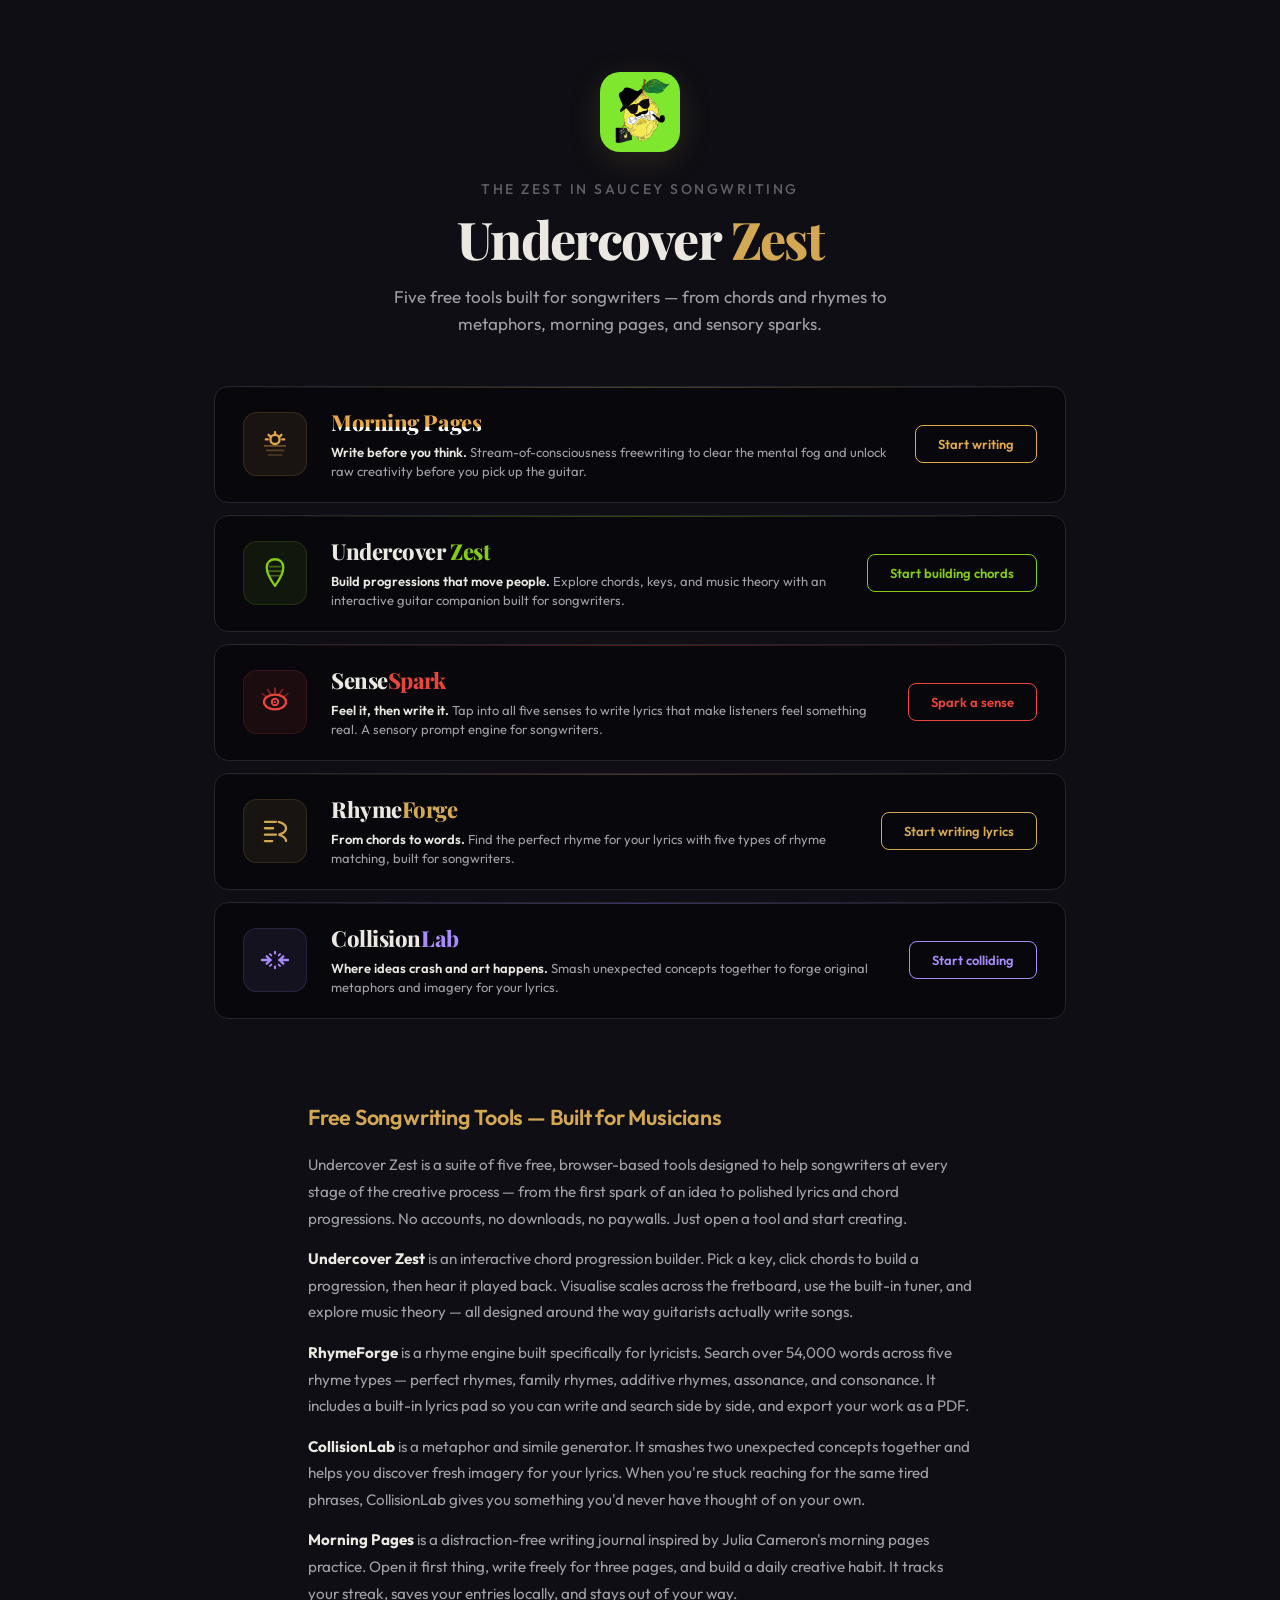
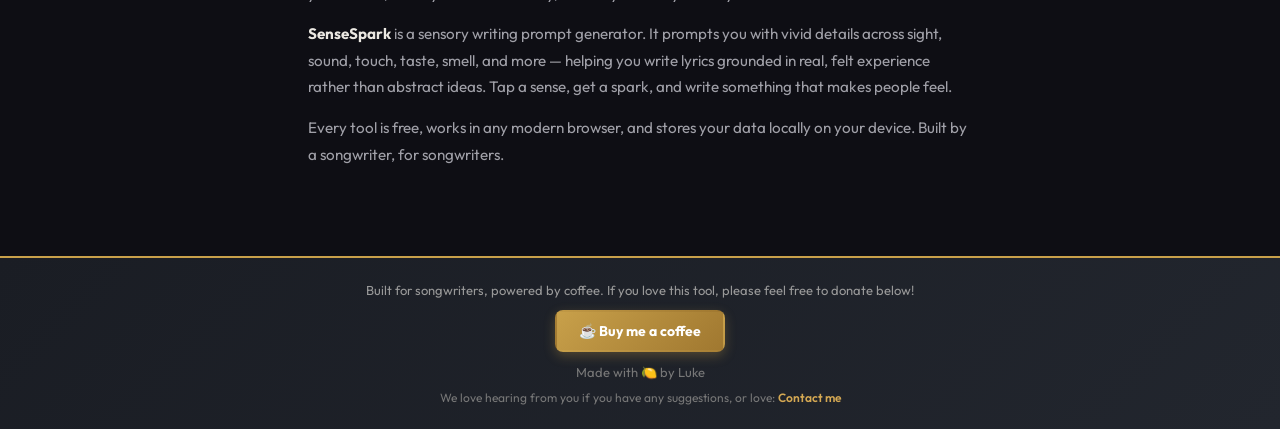
<file: homepage/index.html>
<!DOCTYPE html>
<html lang="en">
<head>
<meta charset="UTF-8">
<meta name="viewport" content="width=device-width, initial-scale=1.0">
<meta name="description" content="Undercover Zest — A suite of free songwriting tools. Chord progressions, rhyme finding, metaphor building, morning pages, and sensory writing.">
<meta property="og:title" content="Undercover Zest — Songwriting Tools">
<meta property="og:description" content="Five free tools built for songwriters — from chords and rhymes to metaphors, morning pages, and sensory sparks.">
<meta property="og:type" content="website">
<meta property="og:image" content="https://undercoverzest.app/lemon-logo.png">
<meta name="twitter:card" content="summary">
<meta name="twitter:title" content="Undercover Zest — Free Songwriting Tools">
<meta name="twitter:description" content="Five free tools built for songwriters — from chords and rhymes to metaphors, morning pages, and sensory sparks.">
<meta name="keywords" content="free songwriting tools, chord progression builder, rhyme finder, metaphor generator, morning pages, sensory writing prompts, songwriter tools">
<meta name="theme-color" content="#c8a04a">
<link rel="icon" href="data:image/svg+xml,<svg xmlns='http://www.w3.org/2000/svg' viewBox='0 0 100 100'><text y='.9em' font-size='90'>🍋</text></svg>">
<title>Undercover Zest — Songwriting Tools</title>
<link href="https://fonts.googleapis.com/css2?family=Outfit:wght@300;400;500;600;700;800;900&family=Playfair+Display:wght@600;700;800&family=JetBrains+Mono:wght@400;500&display=swap" rel="stylesheet">
<style>
*, *::before, *::after { box-sizing: border-box; margin: 0; padding: 0; }

:root {
  --bg: #0e0e14;
  --lab-bg: #0e0e14;
  --surface: #14141e;
  --surface-2: #1a1a28;
  --border: #252530;
  --border-light: #2e2e3a;
  --text: #ebe8e2;
  --text-dim: #a0a0a8;
  --text-faint: #606068;
  --gold: #d4a853;
  --gold-dim: #c8a04a;
}

html { scroll-behavior: smooth; }

body {
  background: var(--bg);
  color: var(--text);
  font-family: 'Outfit', -apple-system, BlinkMacSystemFont, sans-serif;
  min-height: 100vh;
  -webkit-font-smoothing: antialiased;
}

/* ══════════════════════════════════════════════════
   HERO
   ══════════════════════════════════════════════════ */
.hero {
  text-align: center;
  padding: 72px 24px 48px;
  max-width: 720px;
  margin: 0 auto;
}
.hero-logo {
  width: 80px;
  height: 80px;
  border-radius: 20px;
  object-fit: cover;
  box-shadow: 0 8px 32px rgba(212,168,83,0.15);
  margin-bottom: 24px;
}
.hero-logo-fallback {
  font-size: 64px;
  margin-bottom: 24px;
  display: none;
}
.hero h1 {
  font-family: 'Playfair Display', Georgia, serif;
  font-size: clamp(36px, 6vw, 52px);
  font-weight: 800;
  letter-spacing: -0.03em;
  line-height: 1.1;
  margin-bottom: 16px;
}
.hero h1 span { color: var(--gold); }
.hero .tagline {
  font-size: 14px;
  text-transform: uppercase;
  letter-spacing: 0.18em;
  color: var(--text-faint);
  font-weight: 500;
  margin-bottom: 12px;
}
.hero .subtitle {
  font-size: 17px;
  color: var(--text-dim);
  line-height: 1.6;
  max-width: 520px;
  margin: 0 auto;
}

/* ══════════════════════════════════════════════════
   BANNERS — stacked list (desktop), tiles (mobile)
   ══════════════════════════════════════════════════ */
.banners-section {
  max-width: 900px;
  margin: 0 auto 80px;
  padding: 0 24px;
  display: flex;
  flex-direction: column;
  gap: 12px;
}

/* ── Shared banner base (Option 1: Minimal Strip) ── */
.b1 {
  display: flex;
  align-items: center;
  justify-content: space-between;
  gap: 24px;
  width: 100%;
  padding: 20px 28px;
  cursor: pointer;
  text-decoration: none;
  transition: all 0.3s ease;
  position: relative;
  overflow: hidden;
  color: inherit;
  background: #08080c;
  border: 1px solid var(--border);
  border-radius: 14px;
}
.b1::before {
  content: '';
  position: absolute;
  top: 0; left: 0; right: 0;
  height: 1px;
}
.b1:hover { transform: translateY(-1px); }

.b1-icon {
  flex-shrink: 0;
  width: 64px; height: 64px;
  display: flex;
  align-items: center;
  justify-content: center;
  border-radius: 14px;
}
.b1-icon svg { width: 44px; height: 44px; }

.b1-content { flex: 1; min-width: 0; }
.b1-title {
  font-family: 'Playfair Display', Georgia, serif;
  font-size: 22px;
  font-weight: 800;
  color: var(--text);
  letter-spacing: -0.02em;
  margin-bottom: 6px;
}
.b1-body {
  font-size: 13px;
  color: var(--text-dim);
  line-height: 1.5;
}
.b1-body strong { color: var(--text); font-weight: 600; }

.b1-cta {
  flex-shrink: 0;
  padding: 10px 22px;
  background: transparent;
  border-radius: 8px;
  font-size: 13px;
  font-weight: 600;
  font-family: 'Outfit', sans-serif;
  transition: all 0.2s ease;
  white-space: nowrap;
}

/* ── Per-app accent colours ── */

/* Undercover Zest — lime green #84cc16 */
.b1--uz::before { background: linear-gradient(90deg, transparent, rgba(132,204,22,0.35), transparent); }
.b1--uz:hover { box-shadow: 0 8px 32px rgba(0,0,0,0.3); }
.b1--uz .b1-icon { background: rgba(132,204,22,0.08); border: 1px solid rgba(132,204,22,0.15); color: #84cc16; }
.b1--uz .b1-title em { font-style: normal; color: #84cc16; }
.b1--uz .b1-cta { border: 1.5px solid #84cc16; color: #84cc16; }
.b1--uz:hover .b1-cta { background: #84cc16; color: #08080c; }

/* RhymeForge — #d4a853 */
.b1--rf::before { background: linear-gradient(90deg, transparent, rgba(212,168,83,0.3), transparent); }
.b1--rf:hover { box-shadow: 0 8px 32px rgba(0,0,0,0.3); }
.b1--rf .b1-icon { background: rgba(212,168,83,0.08); border: 1px solid rgba(212,168,83,0.15); color: #d4a853; }
.b1--rf .b1-title em { font-style: normal; color: #d4a853; }
.b1--rf .b1-cta { border: 1.5px solid #d4a853; color: #d4a853; }
.b1--rf:hover .b1-cta { background: #d4a853; color: #08080c; }

/* CollisionLab — #a78bfa */
.b1--cl::before { background: linear-gradient(90deg, transparent, rgba(167,139,250,0.35), transparent); }
.b1--cl:hover { box-shadow: 0 8px 32px rgba(0,0,0,0.3); }
.b1--cl .b1-icon { background: rgba(167,139,250,0.08); border: 1px solid rgba(167,139,250,0.15); color: #a78bfa; }
.b1--cl .b1-title em { font-style: normal; color: #a78bfa; }
.b1--cl .b1-cta { border: 1.5px solid #a78bfa; color: #a78bfa; }
.b1--cl:hover .b1-cta { background: #a78bfa; color: #08080c; }

/* Morning Pages — #e4a74b golden amber with split-letter title */
.b1--mp::before { background: linear-gradient(90deg, transparent, rgba(228,167,75,0.35), transparent); }
.b1--mp:hover { box-shadow: 0 8px 32px rgba(0,0,0,0.3); }
.b1--mp .b1-icon { background: rgba(228,167,75,0.08); border: 1px solid rgba(228,167,75,0.15); color: #e4a74b; }
.b1--mp .b1-title {
  background: linear-gradient(180deg, #e4a74b 0%, #e4a74b 65%, #ffffff 69%, #ffffff 100%);
  -webkit-background-clip: text;
  background-clip: text;
  -webkit-text-fill-color: transparent;
  display: inline-block;
}
.b1--mp .b1-cta { border: 1.5px solid #e4a74b; color: #e4a74b; }
.b1--mp:hover .b1-cta { background: #e4a74b; color: #08080c; }

/* SenseSpark — #E8453C */
.b1--ss::before { background: linear-gradient(90deg, transparent, rgba(232,69,60,0.35), transparent); }
.b1--ss:hover { box-shadow: 0 8px 32px rgba(0,0,0,0.3); }
.b1--ss .b1-icon { background: rgba(232,69,60,0.08); border: 1px solid rgba(232,69,60,0.15); color: #E8453C; }
.b1--ss .b1-title em { font-style: normal; color: #E8453C; }
.b1--ss .b1-cta { border: 1.5px solid #E8453C; color: #E8453C; }
.b1--ss:hover .b1-cta { background: #E8453C; color: #fff; }

/* ══════════════════════════════════════════════════
   MOBILE TILES — app card grid
   ══════════════════════════════════════════════════ */
.app-card {
  display: none; /* hidden on desktop — banners are primary */
}

/* Footer CSS now provided by uz-footer.js */

/* ══════════════════════════════════════════════════
   RESPONSIVE — Mobile: hide banners, show tile grid
   ══════════════════════════════════════════════════ */
@media (max-width: 700px) {
  .hero { padding: 48px 20px 36px; }
  .hero h1 { font-size: 32px; }

  /* Hide the full-width banners on mobile */
  .banners-section { display: none; }

  /* Show tile cards on mobile */
  .app-card {
    display: block;
    background: var(--surface);
    border: 1px solid var(--border);
    border-radius: 14px;
    padding: 20px 16px;
    text-decoration: none;
    transition: all 0.3s ease;
    position: relative;
    overflow: hidden;
  }
  .app-card:hover {
    border-color: rgba(212,168,83,0.2);
    transform: translateY(-3px);
    box-shadow: 0 12px 40px rgba(0,0,0,0.3);
  }
  .app-card::after {
    content: '';
    position: absolute;
    top: -1px; left: 50%;
    transform: translateX(-50%);
    width: 0; height: 2px;
    background: var(--app-color, var(--gold));
    transition: width 0.3s ease;
  }
  .app-card:hover::after { width: 60%; }

  .mobile-grid {
    max-width: 900px;
    margin: 0 auto;
    padding: 0 24px 60px;
    display: grid;
    grid-template-columns: 1fr 1fr;
    gap: 12px;
  }

  .app-icon {
    width: 40px; height: 40px;
    border-radius: 10px;
    display: flex;
    align-items: center;
    justify-content: center;
    margin-bottom: 14px;
    color: var(--app-color, var(--gold));
    background: color-mix(in srgb, var(--app-color, var(--gold)) 8%, transparent);
    border: 1px solid color-mix(in srgb, var(--app-color, var(--gold)) 15%, transparent);
  }
  .app-icon svg { width: 22px; height: 22px; }

  .app-card h3 {
    font-family: 'Playfair Display', Georgia, serif;
    font-size: 16px;
    font-weight: 700;
    color: var(--text);
    margin-bottom: 4px;
    letter-spacing: -0.01em;
  }
  .app-card h3 em {
    font-style: normal;
    color: var(--app-color, var(--gold));
  }
  .app-card .app-tagline {
    font-size: 11px;
    color: var(--text-dim);
    line-height: 1.45;
    margin-bottom: 14px;
  }
  .app-card .app-cta {
    font-size: 11px;
    font-weight: 600;
    color: var(--app-color, var(--gold));
    display: flex;
    align-items: center;
    gap: 4px;
  }

  .uz-site-footer { padding: 20px 12px; }
  .uz-donation-btn { padding: 8px 18px; font-size: 13px; }
}
@media (max-width: 480px) {
  .uz-site-footer { padding: 16px 8px; margin-top: 30px; }
  .uz-donation-btn { padding: 8px 14px; font-size: 12px; }
}
</style>
</head>
<body>

<!-- ═══════════════════════════════════════════════════════════════
     HERO
     ═══════════════════════════════════════════════════════════════ -->
<div class="hero">
  <img src="lemon-logo.png" alt="Undercover Zest" class="hero-logo"
       onerror="this.style.display='none';this.nextElementSibling.style.display='block'">
  <div class="hero-logo-fallback">🍋</div>
  <div class="tagline">The zest in saucey songwriting</div>
  <h1>Undercover <span>Zest</span></h1>
  <p class="subtitle">Five free tools built for songwriters — from chords and rhymes to metaphors, morning pages, and sensory sparks.</p>
</div>

<!-- ═══════════════════════════════════════════════════════════════
     BANNERS — all 5 stacked (desktop only, hidden on mobile)
     ═══════════════════════════════════════════════════════════════ -->
<div class="banners-section">

  <!-- Morning Pages -->
  <a href="../morningpages/" class="b1 b1--mp">
    <div class="b1-icon">
      <svg viewBox="0 0 48 48" fill="none"><circle cx="24" cy="19" r="5" stroke="currentColor" stroke-width="2.5" fill="none"/><path d="M24 11 V13" stroke="currentColor" stroke-width="2.5" stroke-linecap="round"/><path d="M17 14 L18.5 15.5" stroke="currentColor" stroke-width="2.5" stroke-linecap="round"/><path d="M31 14 L29.5 15.5" stroke="currentColor" stroke-width="2.5" stroke-linecap="round"/><path d="M14 19 H16" stroke="currentColor" stroke-width="2.5" stroke-linecap="round"/><path d="M32 19 H34" stroke="currentColor" stroke-width="2.5" stroke-linecap="round"/><line x1="12" y1="26" x2="36" y2="26" stroke="currentColor" stroke-width="2" opacity="0.4"/><line x1="14" y1="31" x2="34" y2="31" stroke="currentColor" stroke-width="2" opacity="0.3"/><line x1="16" y1="36" x2="32" y2="36" stroke="currentColor" stroke-width="2" opacity="0.2"/></svg>
    </div>
    <div class="b1-content">
      <div class="b1-title">Morning Pages</div>
      <div class="b1-body"><strong>Write before you think.</strong> Stream-of-consciousness freewriting to clear the mental fog and unlock raw creativity before you pick up the guitar.</div>
    </div>
    <div class="b1-cta">Start writing</div>
  </a>

  <!-- Undercover Zest -->
  <a href="../" class="b1 b1--uz">
    <div class="b1-icon">
      <svg viewBox="0 0 48 48" fill="none"><path d="M24 38 C24 38 15 26 15 18 C15 12 19 9 24 9 C29 9 33 12 33 18 C33 26 24 38 24 38Z" stroke="currentColor" stroke-width="2.5" fill="none" stroke-linejoin="round"/><line x1="17.5" y1="17" x2="30.5" y2="17" stroke="currentColor" stroke-width="1.8" opacity="0.45"/><line x1="16.5" y1="22" x2="31.5" y2="22" stroke="currentColor" stroke-width="1.8" opacity="0.45"/><line x1="18.5" y1="27" x2="29.5" y2="27" stroke="currentColor" stroke-width="1.8" opacity="0.45"/></svg>
    </div>
    <div class="b1-content">
      <div class="b1-title">Undercover <em>Zest</em></div>
      <div class="b1-body"><strong>Build progressions that move people.</strong> Explore chords, keys, and music theory with an interactive guitar companion built for songwriters.</div>
    </div>
    <div class="b1-cta">Start building chords</div>
  </a>

  <!-- SenseSpark -->
  <a href="../sensespark/" class="b1 b1--ss">
    <div class="b1-icon">
      <svg viewBox="0 0 48 48" fill="none"><ellipse cx="24" cy="24" rx="12" ry="8" stroke="currentColor" stroke-width="2.5" fill="none"/><circle cx="24" cy="24" r="3.5" stroke="currentColor" stroke-width="2.2" fill="none"/><circle cx="24" cy="24" r="1.2" fill="currentColor"/><path d="M24 14 L24 9" stroke="currentColor" stroke-width="2.2" stroke-linecap="round" opacity="0.5"/><path d="M19 15 L16 10.5" stroke="currentColor" stroke-width="2" stroke-linecap="round" opacity="0.45"/><path d="M29 15 L32 10.5" stroke="currentColor" stroke-width="2" stroke-linecap="round" opacity="0.45"/><path d="M14.5 18 L10 15" stroke="currentColor" stroke-width="2" stroke-linecap="round" opacity="0.35"/><path d="M33.5 18 L38 15" stroke="currentColor" stroke-width="2" stroke-linecap="round" opacity="0.35"/></svg>
    </div>
    <div class="b1-content">
      <div class="b1-title">Sense<em>Spark</em></div>
      <div class="b1-body"><strong>Feel it, then write it.</strong> Tap into all five senses to write lyrics that make listeners feel something real. A sensory prompt engine for songwriters.</div>
    </div>
    <div class="b1-cta">Spark a sense</div>
  </a>

  <!-- RhymeForge -->
  <a href="../rhymeforge/" class="b1 b1--rf">
    <div class="b1-icon">
      <svg viewBox="0 0 48 48" fill="none"><path d="M13 14h12M13 21h9M13 28h12M13 35h8" stroke="currentColor" stroke-width="2.5" stroke-linecap="round"/><path d="M28 14 C28 14 36 16 36 21 C36 26 28 28 28 28 C28 28 36 30 36 35" stroke="currentColor" stroke-width="2.5" fill="none" stroke-linecap="round"/></svg>
    </div>
    <div class="b1-content">
      <div class="b1-title">Rhyme<em>Forge</em></div>
      <div class="b1-body"><strong>From chords to words.</strong> Find the perfect rhyme for your lyrics with five types of rhyme matching, built for songwriters.</div>
    </div>
    <div class="b1-cta">Start writing lyrics</div>
  </a>

  <!-- CollisionLab -->
  <a href="../collisionlab/" class="b1 b1--cl">
    <div class="b1-icon">
      <svg viewBox="0 0 48 48" fill="none"><path d="M10 24 L19 24" stroke="currentColor" stroke-width="2.8" stroke-linecap="round"/><path d="M15 20 L19 24 L15 28" stroke="currentColor" stroke-width="2.5" fill="none" stroke-linecap="round" stroke-linejoin="round"/><path d="M38 24 L29 24" stroke="currentColor" stroke-width="2.8" stroke-linecap="round"/><path d="M33 20 L29 24 L33 28" stroke="currentColor" stroke-width="2.5" fill="none" stroke-linecap="round" stroke-linejoin="round"/><path d="M24 17 V15" stroke="currentColor" stroke-width="2.2" stroke-linecap="round"/><path d="M24 33 V31" stroke="currentColor" stroke-width="2.2" stroke-linecap="round"/><path d="M20 19 L18.5 17.5" stroke="currentColor" stroke-width="2" stroke-linecap="round"/><path d="M28 29 L29.5 30.5" stroke="currentColor" stroke-width="2" stroke-linecap="round"/><path d="M28 19 L29.5 17.5" stroke="currentColor" stroke-width="2" stroke-linecap="round"/><path d="M20 29 L18.5 30.5" stroke="currentColor" stroke-width="2" stroke-linecap="round"/></svg>
    </div>
    <div class="b1-content">
      <div class="b1-title">Collision<em>Lab</em></div>
      <div class="b1-body"><strong>Where ideas crash and art happens.</strong> Smash unexpected concepts together to forge original metaphors and imagery for your lyrics.</div>
    </div>
    <div class="b1-cta">Start colliding</div>
  </a>

</div>

<!-- ═══════════════════════════════════════════════════════════════
     MOBILE TILE GRID (hidden on desktop, visible on mobile)
     ═══════════════════════════════════════════════════════════════ -->
<div class="mobile-grid">

  <a href="../morningpages/" class="app-card" style="--app-color: #e4a74b">
    <div class="app-icon">
      <svg viewBox="0 0 48 48" fill="none"><circle cx="24" cy="19" r="5" stroke="currentColor" stroke-width="2.5" fill="none"/><path d="M24 11 V13" stroke="currentColor" stroke-width="2.5" stroke-linecap="round"/><path d="M17 14 L18.5 15.5" stroke="currentColor" stroke-width="2.5" stroke-linecap="round"/><path d="M31 14 L29.5 15.5" stroke="currentColor" stroke-width="2.5" stroke-linecap="round"/><path d="M14 19 H16" stroke="currentColor" stroke-width="2.5" stroke-linecap="round"/><path d="M32 19 H34" stroke="currentColor" stroke-width="2.5" stroke-linecap="round"/><line x1="12" y1="26" x2="36" y2="26" stroke="currentColor" stroke-width="2" opacity="0.4"/><line x1="14" y1="31" x2="34" y2="31" stroke="currentColor" stroke-width="2" opacity="0.3"/><line x1="16" y1="36" x2="32" y2="36" stroke="currentColor" stroke-width="2" opacity="0.2"/></svg>
    </div>
    <h3>Morning Pages</h3>
    <p class="app-tagline">Stream-of-consciousness writing to clear the mental fog and unlock creativity before you start writing songs.</p>
    <div class="app-cta">Start writing <span>&rarr;</span></div>
  </a>

  <a href="../" class="app-card" style="--app-color: #84cc16">
    <div class="app-icon">
      <svg viewBox="0 0 48 48" fill="none"><path d="M24 38 C24 38 15 26 15 18 C15 12 19 9 24 9 C29 9 33 12 33 18 C33 26 24 38 24 38Z" stroke="currentColor" stroke-width="2.5" fill="none" stroke-linejoin="round"/><line x1="17.5" y1="17" x2="30.5" y2="17" stroke="currentColor" stroke-width="1.8" opacity="0.45"/><line x1="16.5" y1="22" x2="31.5" y2="22" stroke="currentColor" stroke-width="1.8" opacity="0.45"/><line x1="18.5" y1="27" x2="29.5" y2="27" stroke="currentColor" stroke-width="1.8" opacity="0.45"/></svg>
    </div>
    <h3>Undercover <em>Zest</em></h3>
    <p class="app-tagline">Build chord progressions, find keys, and master music theory — the guitar songwriting companion.</p>
    <div class="app-cta">Start building chords <span>&rarr;</span></div>
  </a>

  <a href="../sensespark/" class="app-card" style="--app-color: #E8453C">
    <div class="app-icon">
      <svg viewBox="0 0 48 48" fill="none"><ellipse cx="24" cy="24" rx="12" ry="8" stroke="currentColor" stroke-width="2.5" fill="none"/><circle cx="24" cy="24" r="3.5" stroke="currentColor" stroke-width="2.2" fill="none"/><circle cx="24" cy="24" r="1.2" fill="currentColor"/><path d="M24 14 L24 9" stroke="currentColor" stroke-width="2.2" stroke-linecap="round" opacity="0.5"/><path d="M19 15 L16 10.5" stroke="currentColor" stroke-width="2" stroke-linecap="round" opacity="0.45"/><path d="M29 15 L32 10.5" stroke="currentColor" stroke-width="2" stroke-linecap="round" opacity="0.45"/><path d="M14.5 18 L10 15" stroke="currentColor" stroke-width="2" stroke-linecap="round" opacity="0.35"/><path d="M33.5 18 L38 15" stroke="currentColor" stroke-width="2" stroke-linecap="round" opacity="0.35"/></svg>
    </div>
    <h3>Sense<em>Spark</em></h3>
    <p class="app-tagline">Tap into all five senses to write lyrics that make listeners feel something real.</p>
    <div class="app-cta">Spark a sense <span>&rarr;</span></div>
  </a>

  <a href="../rhymeforge/" class="app-card" style="--app-color: #d4a853">
    <div class="app-icon">
      <svg viewBox="0 0 48 48" fill="none"><path d="M13 14h12M13 21h9M13 28h12M13 35h8" stroke="currentColor" stroke-width="2.5" stroke-linecap="round"/><path d="M28 14 C28 14 36 16 36 21 C36 26 28 28 28 28 C28 28 36 30 36 35" stroke="currentColor" stroke-width="2.5" fill="none" stroke-linecap="round"/></svg>
    </div>
    <h3>Rhyme<em>Forge</em></h3>
    <p class="app-tagline">Five types of rhyme matching — perfect, family, additive, assonance, and consonance — built for songwriters.</p>
    <div class="app-cta">Start rhyming <span>&rarr;</span></div>
  </a>

  <a href="../collisionlab/" class="app-card" style="--app-color: #a78bfa">
    <div class="app-icon">
      <svg viewBox="0 0 48 48" fill="none"><path d="M10 24 L19 24" stroke="currentColor" stroke-width="2.8" stroke-linecap="round"/><path d="M15 20 L19 24 L15 28" stroke="currentColor" stroke-width="2.5" fill="none" stroke-linecap="round" stroke-linejoin="round"/><path d="M38 24 L29 24" stroke="currentColor" stroke-width="2.8" stroke-linecap="round"/><path d="M33 20 L29 24 L33 28" stroke="currentColor" stroke-width="2.5" fill="none" stroke-linecap="round" stroke-linejoin="round"/><path d="M24 17 V15" stroke="currentColor" stroke-width="2.2" stroke-linecap="round"/><path d="M24 33 V31" stroke="currentColor" stroke-width="2.2" stroke-linecap="round"/><path d="M20 19 L18.5 17.5" stroke="currentColor" stroke-width="2" stroke-linecap="round"/><path d="M28 29 L29.5 30.5" stroke="currentColor" stroke-width="2" stroke-linecap="round"/><path d="M28 19 L29.5 17.5" stroke="currentColor" stroke-width="2" stroke-linecap="round"/><path d="M20 29 L18.5 30.5" stroke="currentColor" stroke-width="2" stroke-linecap="round"/></svg>
    </div>
    <h3>Collision<em>Lab</em></h3>
    <p class="app-tagline">Smash unexpected ideas together to forge fresh metaphors and imagery for your lyrics.</p>
    <div class="app-cta">Start colliding <span>&rarr;</span></div>
  </a>

</div>

<!-- ═══════════════════════════════════════════════════════════════
     STATIC SEO CONTENT — crawlable description of the full suite
     ═══════════════════════════════════════════════════════════════ -->
<section class="uz-about" style="max-width:720px;margin:64px auto 0;padding:0 28px 48px;font-family:'Outfit',sans-serif;line-height:1.75;">
  <h2 style="font-size:1.35rem;font-weight:600;color:#d4a853;margin-bottom:16px;letter-spacing:-0.01em;">Free Songwriting Tools — Built for Musicians</h2>
  <p style="font-size:0.95rem;color:#a0a0a8;margin-bottom:14px;">Undercover Zest is a suite of five free, browser-based tools designed to help songwriters at every stage of the creative process — from the first spark of an idea to polished lyrics and chord progressions. No accounts, no downloads, no paywalls. Just open a tool and start creating.</p>

  <p style="font-size:0.95rem;color:#a0a0a8;margin-bottom:14px;"><strong style="color:#ebe8e2;">Undercover Zest</strong> is an interactive chord progression builder. Pick a key, click chords to build a progression, then hear it played back. Visualise scales across the fretboard, use the built-in tuner, and explore music theory — all designed around the way guitarists actually write songs.</p>

  <p style="font-size:0.95rem;color:#a0a0a8;margin-bottom:14px;"><strong style="color:#ebe8e2;">RhymeForge</strong> is a rhyme engine built specifically for lyricists. Search over 54,000 words across five rhyme types — perfect rhymes, family rhymes, additive rhymes, assonance, and consonance. It includes a built-in lyrics pad so you can write and search side by side, and export your work as a PDF.</p>

  <p style="font-size:0.95rem;color:#a0a0a8;margin-bottom:14px;"><strong style="color:#ebe8e2;">CollisionLab</strong> is a metaphor and simile generator. It smashes two unexpected concepts together and helps you discover fresh imagery for your lyrics. When you're stuck reaching for the same tired phrases, CollisionLab gives you something you'd never have thought of on your own.</p>

  <p style="font-size:0.95rem;color:#a0a0a8;margin-bottom:14px;"><strong style="color:#ebe8e2;">Morning Pages</strong> is a distraction-free writing journal inspired by Julia Cameron's morning pages practice. Open it first thing, write freely for three pages, and build a daily creative habit. It tracks your streak, saves your entries locally, and stays out of your way.</p>

  <p style="font-size:0.95rem;color:#a0a0a8;margin-bottom:14px;"><strong style="color:#ebe8e2;">SenseSpark</strong> is a sensory writing prompt generator. It prompts you with vivid details across sight, sound, touch, taste, smell, and more — helping you write lyrics grounded in real, felt experience rather than abstract ideas. Tap a sense, get a spark, and write something that makes people feel.</p>

  <p style="font-size:0.95rem;color:#a0a0a8;">Every tool is free, works in any modern browser, and stores your data locally on your device. Built by a songwriter, for songwriters.</p>
</section>

<script src="uz-footer.js"></script>

</body>
</html>
</file>
